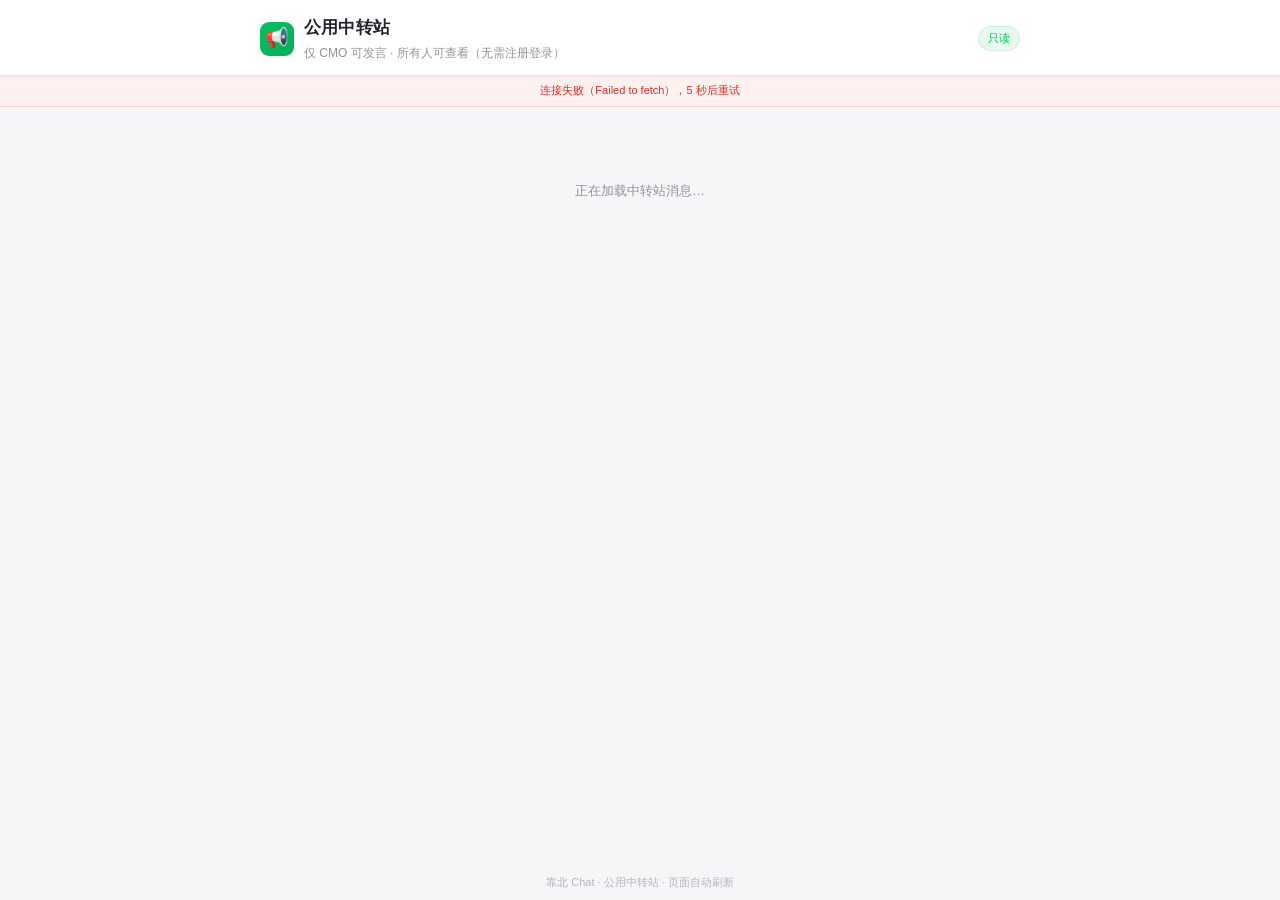
<file: chat/index.html>
<!DOCTYPE html>
<html lang="zh-CN">
<head>
<meta charset="utf-8">
<meta name="viewport" content="width=device-width,initial-scale=1,viewport-fit=cover">
<meta name="theme-color" content="#f5f6f8">
<title>公用中转站 · 靠北 Chat</title>
<style>
  :root{
    --bg:#f5f6f8; --card:#fff; --ink:#1f2329; --muted:#909399; --line:#e8eaed;
    --brand:#07c160; --bubble:#fff; --shadow:0 1px 3px rgba(0,0,0,.06);
  }
  *{box-sizing:border-box;-webkit-tap-highlight-color:transparent}
  html,body{margin:0;padding:0;height:100%}
  body{
    background:var(--bg);color:var(--ink);
    font:14px/1.6 -apple-system,BlinkMacSystemFont,"Segoe UI","PingFang SC","Microsoft YaHei",sans-serif;
    display:flex;flex-direction:column;
  }
  header{
    flex:none;background:var(--card);border-bottom:1px solid var(--line);
    padding:calc(env(safe-area-inset-top) + 14px) 16px 12px;
    box-shadow:var(--shadow);position:relative;z-index:2;
  }
  .hd-row{display:flex;align-items:center;gap:10px}
  .hd-icon{
    width:34px;height:34px;border-radius:9px;flex:none;
    background:linear-gradient(135deg,#07c160,#06ad56);
    display:flex;align-items:center;justify-content:center;font-size:19px;color:#fff;
  }
  h1{font-size:17px;margin:0;font-weight:600;letter-spacing:.2px}
  .sub{font-size:12px;color:var(--muted);margin-top:3px}
  .badge{
    margin-left:auto;flex:none;font-size:11px;color:var(--brand);
    background:#e8f8ee;border:1px solid #cfeedd;border-radius:20px;padding:3px 9px;
  }
  .status{
    flex:none;font-size:11px;color:var(--muted);text-align:center;
    padding:6px 10px;background:#eef7f1;border-bottom:1px solid var(--line);
  }
  .status.err{background:#fff1f0;color:#d93026;border-color:#f7d4d1}
  main{flex:1;overflow-y:auto;padding:14px 12px 24px;-webkit-overflow-scrolling:touch}
  .empty{text-align:center;color:var(--muted);padding:60px 20px;font-size:13px}
  .msg{display:flex;gap:9px;margin-bottom:16px;align-items:flex-start}
  .avatar{
    width:36px;height:36px;border-radius:8px;flex:none;background:#eef0f2;
    display:flex;align-items:center;justify-content:center;font-size:20px;overflow:hidden;
    border:1px solid var(--line);
  }
  .avatar img{width:100%;height:100%;object-fit:cover}
  .body{min-width:0;max-width:calc(100% - 50px)}
  .meta{font-size:11px;color:var(--muted);margin-bottom:4px;display:flex;gap:8px;align-items:center}
  .meta b{font-size:12px;color:#4b5563;font-weight:600}
  .crown{color:#e9a100;font-size:11px}
  .bubble{
    background:var(--bubble);border:1px solid var(--line);border-radius:3px 10px 10px 10px;
    padding:9px 12px;box-shadow:var(--shadow);display:inline-block;
    max-width:100%;overflow-wrap:anywhere;white-space:pre-wrap;word-break:break-word;
  }
  .bubble a{color:#1677d2;text-decoration:none}
  .bubble img.media{max-width:min(260px,68vw);max-height:260px;border-radius:6px;display:block;cursor:zoom-in}
  .file{
    display:inline-flex;align-items:center;gap:7px;color:#1677d2;text-decoration:none;
    background:#f2f7fc;border:1px solid #dce9f5;border-radius:7px;padding:7px 10px;max-width:100%;
  }
  .file span{overflow:hidden;text-overflow:ellipsis;white-space:nowrap}
  .recall{color:var(--muted);font-style:italic}
  .loc{color:#333}
  .loc .n{font-weight:600;display:block}
  .loc .a{font-size:12px;color:var(--muted)}
  .voice{color:#1677d2;cursor:pointer;user-select:none}
  footer{
    flex:none;text-align:center;color:#b0b4bb;font-size:11px;
    padding:8px 10px calc(env(safe-area-inset-bottom) + 8px);
    background:var(--bg);
  }
  .lightbox{
    display:none;position:fixed;inset:0;background:rgba(0,0,0,.88);z-index:9;
    align-items:center;justify-content:center;padding:16px;
  }
  .lightbox.on{display:flex}
  .lightbox img{max-width:100%;max-height:100%;object-fit:contain}
  @media (min-width:720px){ main{max-width:760px;width:100%;margin:0 auto} header .hd-row,footer{max-width:760px;margin:0 auto} }
</style>
</head>
<body>
<header>
  <div class="hd-row">
    <div class="hd-icon">📢</div>
    <div>
      <h1>公用中转站</h1>
      <div class="sub">仅 CMO 可发言 · 所有人可查看（无需注册登录）</div>
    </div>
    <span class="badge">只读</span>
  </div>
</header>
<div class="status" id="status">正在连接…</div>
<main id="list"><div class="empty">正在加载中转站消息…</div></main>
<footer>靠北 Chat · 公用中转站 · 页面自动刷新</footer>
<div class="lightbox" id="lightbox" onclick="this.classList.remove('on')"><img id="lightboxImg" alt="预览"></div>

<script>
(function(){
  'use strict';
  /* 所有部署入口（CF 双域名 / GitHub Pages）统一读主站公开接口，免登录、CORS 已放行 */
  var API = 'https://kaobei-chat.pages.dev/api/relay/public';
  var list = document.getElementById('list');
  var statusEl = document.getElementById('status');
  var lastSig = '';
  var timer = null;
  var busy = false;

  function esc(s){
    return String(s == null ? '' : s).replace(/[&<>"']/g, function(c){
      return {'&':'&amp;','<':'&lt;','>':'&gt;','"':'&quot;',"'":'&#39;'}[c];
    });
  }
  function safeUrl(u){
    var s = String(u || '');
    /* 只放行 http(s)、data:image、blob: 与站内相对路径，避免 javascript: 注入 */
    return /^(https?:\/\/|data:image\/|blob:|\/)/i.test(s) ? s : '';
  }
  function linkify(t){
    return esc(t).replace(/(https?:\/\/[^\s<]+)/g, '<a href="$1" target="_blank" rel="noopener">$1</a>');
  }
  function fmtTime(iso){
    var d = new Date(iso);
    if (isNaN(d.getTime())) return '';
    return d.toLocaleString('zh-CN',{month:'2-digit',day:'2-digit',hour:'2-digit',minute:'2-digit',hour12:false});
  }
  function avatarHtml(m){
    var a = String(m.senderAvatar || '');
    if (/^https?:\/\//i.test(a) || a.charAt(0) === '/') {
      return '<img src="' + esc(safeUrl(a)) + '" alt="">';
    }
    return esc(a || '🙂');
  }
  function bubbleHtml(m){
    var k = m.kind, c = m.content || '';
    if (k === 'recalled') return '<div class="recall">撤回了一条消息</div>';
    if (k === 'image') {
      var u = safeUrl(c);
      return u ? '<img class="media" src="' + esc(u) + '" alt="图片" loading="lazy" onclick="window.__kbZoom(this.src)">' : '[图片已失效]';
    }
    if (k === 'file') {
      var fu = safeUrl(c), fn = m.fileName || '文件';
      return fu ? '<a class="file" href="' + esc(fu) + '" target="_blank" rel="noopener" download="' + esc(fn) + '">📎 <span>' + esc(fn) + '</span></a>' : '[文件已失效]';
    }
    if (k === 'location') {
      try {
        var loc = JSON.parse(c);
        return '<div class="loc"><span class="n">📍 ' + esc(loc.name || '位置') + '</span>' +
          '<span class="a">' + esc(loc.addr || (loc.lat + ', ' + loc.lng)) + '</span></div>';
      } catch(e){ return '[位置信息]'; }
    }
    if (k === 'voice') return '<span class="voice">▶ 语音 ' + (Number(m.dur)||1) + '″</span>';
    return linkify(c);
  }
  window.__kbZoom = function(src){
    document.getElementById('lightboxImg').src = src;
    document.getElementById('lightbox').classList.add('on');
  };

  function render(msgs){
    if (!msgs.length) { list.innerHTML = '<div class="empty">中转站还没有消息</div>'; return; }
    var html = '';
    for (var i=0;i<msgs.length;i++){
      var m = msgs[i];
      html += '<div class="msg">' +
        '<div class="avatar">' + avatarHtml(m) + '</div>' +
        '<div class="body">' +
          '<div class="meta"><b>' + esc(m.senderName || '匿名') + '</b>' +
            (m.senderName === 'CMO' || /CMO|靠北科技/.test(m.senderName||'') ? '<span class="crown">👑 CMO</span>' : '') +
            '<span>' + esc(fmtTime(m.createdAt)) + '</span></div>' +
          '<div class="bubble">' + bubbleHtml(m) + '</div>' +
        '</div>' +
      '</div>';
    }
    list.innerHTML = html;
    list.scrollTop = list.scrollHeight;
  }

  function load(){
    if (busy) return;
    busy = true;
    var ac = new AbortController();
    var to = setTimeout(function(){ ac.abort(); }, 12000);
    fetch(API + '?_=' + Date.now(), {cache:'no-store', signal:ac.signal})
      .then(function(r){ if(!r.ok) throw new Error('HTTP ' + r.status); return r.json(); })
      .then(function(j){
        clearTimeout(to); busy = false;
        var msgs = Array.isArray(j.messages) ? j.messages : [];
        var sig = msgs.length + '|' + (msgs.length ? msgs[msgs.length-1].id : '') + '|' + (msgs.length ? msgs[msgs.length-1].kind : '');
        if (sig !== lastSig) { lastSig = sig; render(msgs); }
        statusEl.className = 'status';
        statusEl.textContent = '已连接 · 共 ' + msgs.length + ' 条 · 每 5 秒自动刷新';
      })
      .catch(function(e){
        clearTimeout(to); busy = false;
        statusEl.className = 'status err';
        statusEl.textContent = '连接失败（' + (e && e.message ? e.message : '网络错误') + '），5 秒后重试';
      });
  }

  load();
  timer = setInterval(load, 5000);
  document.addEventListener('visibilitychange', function(){ if (!document.hidden) load(); });
})();
</script>
</body>
</html>
</file>
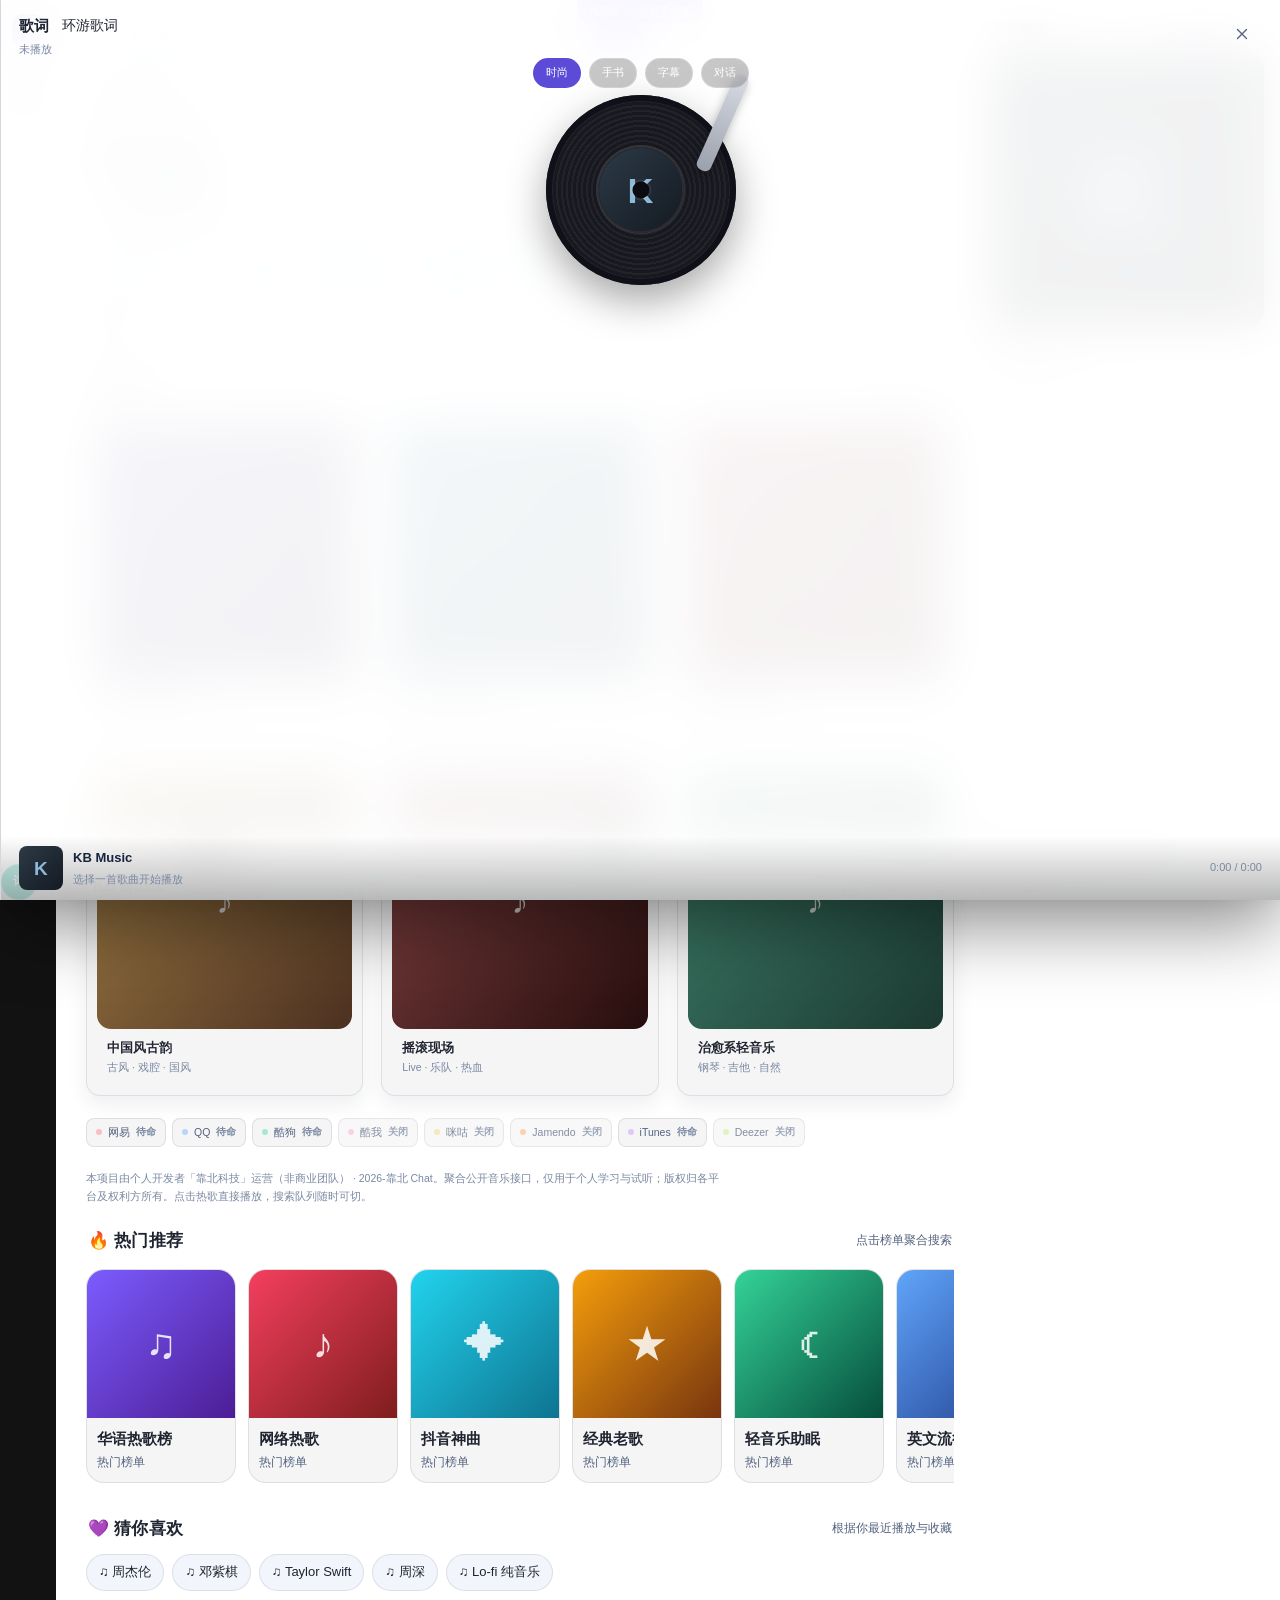
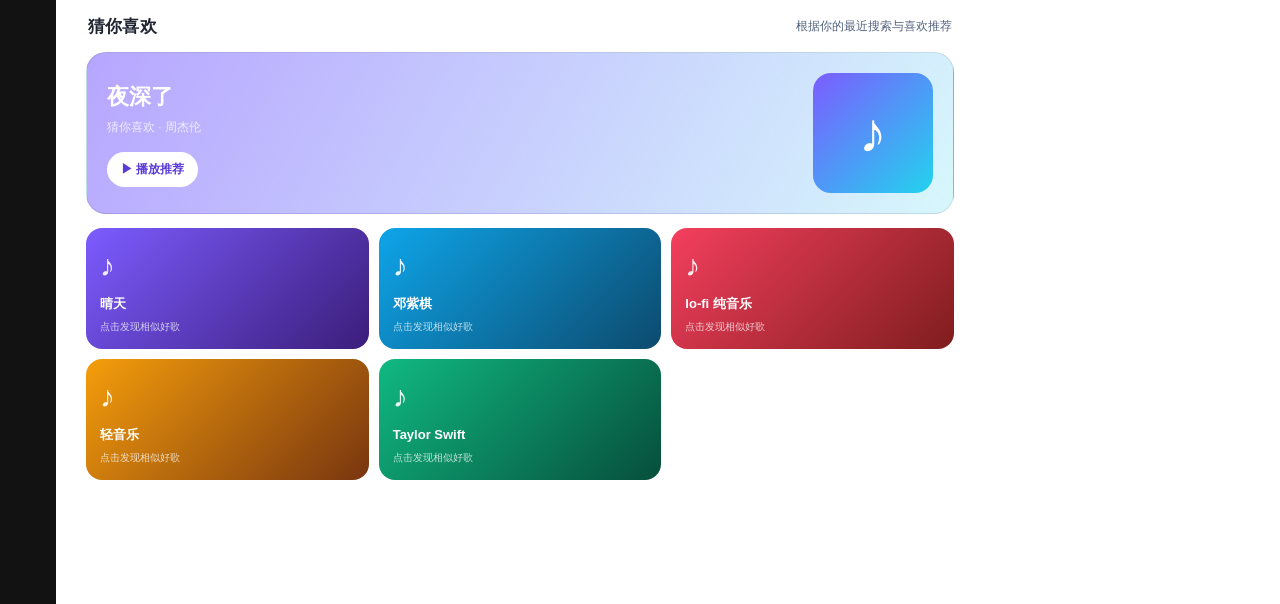
<file: kbmusic/index.html>
<!DOCTYPE html>
<html lang='zh-CN'>
<head>
<meta charset='UTF-8'>
<meta name='referrer' content='no-referrer'>
<title>KB Music · 多音源免费音乐聚合</title>
<link rel='icon' href='[data-uri]'> 
<style>
/* ============================================================
   KB Music · UI 重制（双端单文件）
   tokens 来源：work/ref/dsh-go-tokens.md（深海石板 + 黛青钢蓝）
   布局：<960 手机单列 + 抽屉 + 迷你条/全屏播放页；
         ≥960 三栏（侧栏 / 内容 / 正在播放右栏，同一份播放器 DOM）
   ============================================================ */
:root{
  /* 页面底 */
  --bg-top:#1D222C;
  --bg-bottom:#1B1C23;
  --bg:#1C1F28;
  --bg-2:#14171E;
  /* 面阶梯 */
  --surface:#232730;
  --surface-2:#272C36;
  --surface-3:#2D323C;
  --surface-4:#343944;
  /* 卡片 / 胶囊 */
  --card:rgba(255,255,255,.05);
  --card-hover:rgba(255,255,255,.075);
  --pill:rgba(255,255,255,.06);
  /* 文字 */
  --text:#E6E9F0;
  --muted:#B6BBC5;
  --faint:#9A9EA9;
  --ghost:#656971;
  /* 线条 */
  --line:rgba(255,255,255,.07);
  --line-strong:rgba(255,255,255,.12);
  --rule:#343841;
  /* 强调：黛青深色组 */
  --accent:#8CB9D7;
  --accent-press:#79A6C4;
  --accent-soft:rgba(140,185,215,.14);
  --accent-line:rgba(140,185,215,.34);
  --accent-ink:#0D1F2B;
  --accent-container:#274152;
  --on-accent-container:#D5E3ED;
  --accent-bubble:#26333C;
  --accent-glow:rgba(70,110,136,.28);
  --haze-glow:rgba(68,76,102,.24);
  --dusk:#BEAEDE;
  /* 语义色 */
  --warm:#D8A070;
  --warm-soft:rgba(216,160,112,.12);
  --warm-line:rgba(216,160,112,.28);
  --ok:#8FBF9F;
  --ok-soft:rgba(143,191,159,.12);
  --ok-line:rgba(143,191,159,.28);
  --danger:#E69089;
  --danger-soft:rgba(230,144,137,.12);
  --danger-line:rgba(230,144,137,.28);
  --scrim:rgba(11,17,31,.48);
  /* 玻璃 */
  --glass-chrome:rgba(41,46,57,.72);
  --glass-sheet:rgba(35,40,50,.86);
  /* 圆角 */
  --r-xs:6px;
  --r-sm:10px;
  --r-md:14px;
  --r-lg:20px;
  --r-xl:28px;
  --r-card:var(--r-md);
  --r-sheet:var(--r-lg);
  --r-input:var(--r-sm);
  --r-cover:10px;
  --r-pill:999px;
  /* 间距 */
  --sp-0:2px; --sp-1:4px; --sp-2:8px; --sp-3:12px; --sp-4:16px;
  --sp-5:20px; --sp-6:24px; --sp-7:32px;
  /* 字号 */
  --fs-display:28px; --lh-display:1.22;
  --fs-h1:22px;      --lh-h1:1.32;
  --fs-h2:17px;      --lh-h2:1.4;
  --fs-title:15px;   --lh-title:1.4;
  --fs-body:14px;    --lh-body:1.6;
  --fs-small:13px;   --lh-small:1.5;
  --fs-sub:12px;     --lh-sub:1.45;
  --fs-micro:11px;   --lh-micro:1.4;
  --fs-tiny:10px;    --lh-tiny:1.3;
  /* 动效 */
  --dur-fast:90ms;
  --dur:160ms;
  --dur-slow:240ms;
  --dur-sheet:280ms;
  --ease:cubic-bezier(.2,0,.2,1);
  --ease-emph:cubic-bezier(.2,.9,.25,1);
  /* 阴影：只给浮层 / 专辑封面 */
  --shadow-sheet:0 20px 48px rgba(0,0,0,.42);
  --shadow-cover:0 16px 40px rgba(0,0,0,.36);
  /* 结构尺寸 */
  --topbar-h:52px;
  --bar-h:64px;
  --side-w:248px;
  --rail-w:336px;
  --safe-t:env(safe-area-inset-top,0px);
  --safe-b:env(safe-area-inset-bottom,0px);
}

/* ---------- reset / base ---------- */
*,*::before,*::after{box-sizing:border-box}
[hidden]{display:none!important}
html{margin:0;min-height:100%;-webkit-text-size-adjust:100%;color-scheme:dark}
body{margin:0;min-height:100dvh;font-family:-apple-system,BlinkMacSystemFont,"Segoe UI","HarmonyOS Sans SC","PingFang SC","Noto Sans SC","Microsoft YaHei",sans-serif;font-size:var(--fs-body);line-height:var(--lh-body);color:var(--text);background:radial-gradient(1100px 720px at 92% -14%,var(--accent-glow),transparent 62%),radial-gradient(980px 680px at -12% 108%,var(--haze-glow),transparent 64%),linear-gradient(180deg,var(--bg-top) 0%,var(--bg-bottom) 100%);background-attachment:fixed;-webkit-font-smoothing:antialiased;overscroll-behavior-y:none}
body.no-scroll{overflow:hidden}
h1,h2,h3,h4,p{margin:0}
button{font:inherit;color:inherit;cursor:pointer;background:none;border:0;padding:0}
input,select{font:inherit;color:inherit}
img{display:block;max-width:100%}
svg{width:1em;height:1em;display:block;flex:none}
a{color:inherit;text-decoration:none}
:focus-visible{outline:2px solid var(--accent);outline-offset:2px;border-radius:6px}
/* 鼠标/触摸操作后不保留焦点环（键盘导航仍显示）；由 ui.js 切 body.pointer-modality */
body.pointer-modality :focus,body.pointer-modality :focus-visible{outline:none}
::selection{background:var(--accent-soft)}
.tabular{font-variant-numeric:tabular-nums}
*{scrollbar-width:none}
::-webkit-scrollbar{width:0;height:0;display:none}
::-webkit-scrollbar-thumb{display:none}
::-webkit-scrollbar-track{display:none}

/* ---------- 布局骨架 ---------- */
.app{display:block;min-height:100dvh}
.main-wrap{min-width:0;display:flex;flex-direction:column;min-height:100dvh}
@media (min-width:960px){
  .app{display:grid;grid-template-columns:var(--side-w) minmax(0,1fr);min-height:100dvh}
  body{padding-right:var(--rail-w)}
}
@media (min-width:960px) and (max-width:1179px){
  :root{--side-w:216px;--rail-w:284px}
}

/* ---------- 顶栏 ---------- */
.topbar{position:sticky;top:0;z-index:40;display:flex;align-items:center;gap:8px;height:calc(var(--topbar-h) + var(--safe-t));padding:var(--safe-t) 12px 0;background:var(--glass-chrome);backdrop-filter:blur(18px) saturate(1.15);-webkit-backdrop-filter:blur(18px) saturate(1.15);border-bottom:1px solid rgba(255,255,255,.09)}
.topbar__title{flex:1;min-width:0;font-size:var(--fs-title);font-weight:600;letter-spacing:-.01em;white-space:nowrap;overflow:hidden;text-overflow:ellipsis}
.topbar__actions{display:flex;gap:6px;flex:none}
.topbar .search-box{display:none}
.drawer-toggle{display:grid}
.topbar [data-action="go-search"]{display:grid}
body[data-view="search"] .topbar__title{display:none}
body[data-view="search"] .topbar .search-box{display:flex;flex:1;min-width:0}
body[data-view="search"] .topbar [data-action="go-search"]{display:none}
@media (min-width:960px){
  .topbar{height:64px;padding:0 32px;gap:12px}
  .topbar__title,.topbar [data-action="go-search"]{display:none}
  .topbar .drawer-toggle,.sidebar .sidebar__close{display:none}
  .topbar .search-box{display:flex;flex:1;max-width:560px}
  .topbar__actions{margin-left:auto}
}

/* ---------- 侧栏 / 抽屉（同一份 DOM） ---------- */
.sidebar{display:flex;flex-direction:column;gap:14px;padding:16px 12px calc(var(--safe-b) + 16px);background:linear-gradient(180deg,rgba(29,34,44,.72),rgba(27,28,35,.72))}
@media (max-width:959px){
  .sidebar{position:fixed;top:0;bottom:0;left:0;width:min(86vw,320px);height:100dvh;z-index:90;padding:calc(var(--safe-t) + 14px) 12px calc(var(--safe-b) + 18px);background:var(--glass-sheet);backdrop-filter:blur(24px) saturate(1.1);-webkit-backdrop-filter:blur(24px) saturate(1.1);border-right:1px solid rgba(255,255,255,.10);border-radius:0 var(--r-xl) var(--r-xl) 0;box-shadow:var(--shadow-sheet);transform:translateX(-104%);transition:transform var(--dur-slow) var(--ease);overflow-y:auto}
  .sidebar.is-open{transform:none}
}
@media (min-width:960px){
  .sidebar{position:sticky;top:0;height:100dvh;z-index:30;padding:20px 14px 18px;background:linear-gradient(180deg,var(--bg-top),var(--bg-bottom));border-right:1px solid var(--line);overflow-y:auto}
}
.brand{display:flex;align-items:center;gap:10px;padding:4px 6px 2px}
.brand-mark{flex:none;width:40px;height:40px;border-radius:var(--r-md);background:var(--accent);color:var(--accent-ink);display:grid;place-items:center;font-weight:600;font-size:13px;letter-spacing:-.01em}
.brand-text{min-width:0}
.brand-name{font-size:15px;font-weight:600;letter-spacing:-.01em}
.brand-sub{margin-top:2px;font-size:10.5px;color:var(--faint)}
.sidebar__close{margin-left:auto;display:none}
@media (max-width:959px){.sidebar__close{display:grid}}
.nav{display:flex;flex-direction:column;gap:2px;margin-top:4px}
.nav-label{padding:8px 12px 6px;font-size:10px;font-weight:600;letter-spacing:.14em;color:var(--faint)}
.nav-item{display:flex;align-items:center;gap:10px;min-height:42px;padding:0 12px;border-radius:var(--r-input);font-size:13.5px;font-weight:500;color:var(--muted);text-align:left;transition:background var(--dur),color var(--dur)}
.nav-item svg{font-size:18px;color:var(--faint);transition:color var(--dur)}
.nav-item:hover{background:var(--card);color:var(--text)}
.nav-item:hover svg{color:var(--muted)}
.nav-item.active,.nav-item.is-active{background:var(--accent-container);color:var(--on-accent-container);font-weight:600}
.nav-item.active svg,.nav-item.is-active svg{color:var(--accent)}
.nav-item .count{margin-left:auto;min-width:20px;height:20px;padding:0 6px;border-radius:var(--r-pill);background:var(--surface-2);color:var(--faint);font-size:10.5px;font-weight:600;display:grid;place-items:center;font-variant-numeric:tabular-nums}
.nav-item.active .count,.nav-item.is-active .count{background:rgba(140,185,215,.20);color:var(--on-accent-container)}
.side-card{margin-top:6px;padding:12px;border:1px solid var(--line);border-radius:var(--r-md);background:var(--card)}
.side-card h4{margin:0 0 8px;font-size:10.5px;font-weight:600;letter-spacing:.1em;color:var(--faint)}
.health{display:flex;flex-wrap:wrap;gap:6px}
.health-dot{display:inline-flex;align-items:center;gap:5px;padding:4px 7px;border:1px solid var(--line);border-radius:7px;background:var(--bg-2);font-size:10.5px;color:var(--muted)}
.health-dot i{width:6px;height:6px;border-radius:50%;background:currentColor;opacity:.35}
.health-dot.is-ok i{color:var(--ok);opacity:1}
.health-dot.is-loading i{color:var(--accent);opacity:1;animation:pulse 1.2s infinite}
.health-dot.is-error i{color:var(--danger);opacity:1}
.side-note{margin-top:auto;padding:4px 8px 0;font-size:10.5px;line-height:1.75;color:var(--faint)}
.side-note a{color:var(--accent)}
.side-note a:hover{text-decoration:underline}

/* ---------- 通用按钮 ---------- */
.icon-btn{display:grid;place-items:center;width:40px;height:40px;border-radius:var(--r-input);border:1px solid transparent;font-size:18px;color:var(--muted);transition:background var(--dur),color var(--dur),border-color var(--dur),transform var(--dur-fast)}
.icon-btn:hover{background:var(--card);color:var(--text)}
.icon-btn:active{transform:scale(.94)}
.icon-btn--outline{border-color:var(--line);background:var(--card)}
.icon-btn--sm{width:32px;height:32px;border-radius:var(--r-sm);font-size:15px}
.icon-btn.active,.icon-btn.is-liked{color:var(--warm)}
.icon-btn.active svg,.icon-btn.is-liked svg{fill:currentColor}
.icon-btn.is-on{color:var(--accent);background:var(--accent-soft)}
.btn{display:inline-flex;align-items:center;justify-content:center;gap:6px;height:40px;padding:0 16px;border:1px solid transparent;border-radius:var(--r-input);font-size:13px;font-weight:600;white-space:nowrap;transition:background var(--dur),color var(--dur),border-color var(--dur),transform var(--dur-fast),filter var(--dur)}
.btn:active{transform:scale(.98)}
.btn:disabled{opacity:.42;cursor:not-allowed;transform:none;filter:none}
.btn--primary{background:var(--accent);border-color:var(--accent);color:var(--accent-ink)}
.btn--primary:hover:not(:disabled){filter:brightness(1.07)}
.btn--ghost{background:var(--card);border-color:var(--line);color:var(--muted)}
.btn--ghost:hover:not(:disabled){background:var(--surface-2);border-color:var(--line-strong);color:var(--text)}
.btn--pill{height:32px;padding:0 12px;border-radius:var(--r-pill);background:var(--card);border-color:var(--line);color:var(--muted);font-size:12px}
.btn--pill:hover{background:var(--surface-2);color:var(--text)}
.btn--pill.active,.btn--pill.is-on{background:var(--accent-soft);border-color:var(--accent-line);color:var(--accent)}
.btn--text{height:32px;padding:0 8px;border-radius:8px;color:var(--muted);font-size:12px}
.btn--text:hover{background:var(--card);color:var(--text)}
.btn--sm{height:32px;padding:0 12px;border-radius:var(--r-sm);font-size:12px}

/* ---------- 搜索框 ---------- */
.search-box{align-items:center;gap:8px;height:42px;min-width:0;padding:0 5px 0 12px;border:1px solid var(--line);border-radius:var(--r-md);background:var(--card);transition:border-color var(--dur),box-shadow var(--dur)}
.search-box:focus-within{border-color:var(--accent-line);box-shadow:0 0 0 3px var(--accent-soft)}
.search-box__icon{flex:none;font-size:17px;color:var(--faint)}
.search-box input{flex:1;min-width:0;height:100%;border:0;outline:0;background:transparent;font-size:14px;color:var(--text)}
.search-box input::placeholder{color:var(--faint)}
.search-box input::-webkit-search-cancel-button{display:none}

/* ---------- 内容区 ---------- */
.content{width:100%;max-width:100%;padding:16px 16px calc(var(--bar-h) + var(--safe-b) + 24px)}
@media (min-width:600px){.content{padding:22px 24px calc(var(--bar-h) + var(--safe-b) + 30px)}}
@media (min-width:960px){.content{max-width:1120px;margin:0 auto;padding:26px 32px 44px}}
.view{min-width:0}

/* ---------- 发现：hero ---------- */
.hero{padding:6px 2px 2px}
.kicker{margin-bottom:10px;font-size:var(--fs-tiny);font-weight:600;letter-spacing:.16em;text-transform:uppercase;color:var(--accent)}
.hero__title{font-size:var(--fs-display);line-height:var(--lh-display);font-weight:300;letter-spacing:-.02em}
.hero__desc{max-width:560px;margin-top:10px;font-size:var(--fs-small);line-height:1.75;color:var(--muted)}
.tag-row{display:flex;flex-wrap:wrap;gap:8px;margin-top:18px}
.tag{height:34px;padding:0 14px;border:1px solid var(--line);border-radius:var(--r-pill);background:var(--card);color:var(--muted);font-size:12.5px;transition:background var(--dur),color var(--dur),border-color var(--dur),transform var(--dur-fast)}
.tag:hover{background:var(--surface-2);border-color:var(--line-strong);color:var(--text)}
.tag:active{transform:scale(.97)}
@media (min-width:960px){
  .hero{padding-top:10px}
  .hero__title{font-size:32px;line-height:1.18;font-weight:300}
  .hero__desc{margin-top:12px;font-size:var(--fs-body)}
}

/* ---------- 区块头 / 歌单架 ---------- */
.section-head{display:flex;align-items:baseline;justify-content:space-between;gap:12px;margin:28px 0 12px}
.section-head h2{font-size:var(--fs-h2);font-weight:600;letter-spacing:-.01em}
.section-head__meta{font-size:11.5px;color:var(--faint)}
.shelf{display:grid;grid-auto-flow:column;grid-auto-columns:146px;gap:10px;overflow-x:auto;margin:0 -16px;padding:2px 16px 6px;scroll-snap-type:x mandatory;scrollbar-width:none}
.shelf::-webkit-scrollbar{display:none}
.shelf-card{scroll-snap-align:start;text-align:left;overflow:hidden;border:1px solid var(--line);border-radius:var(--r-card);background:var(--card);transition:border-color var(--dur),transform var(--dur)}
.shelf-card__cover{display:grid;place-items:center;aspect-ratio:4/5;background:linear-gradient(150deg,var(--c1,#243038),var(--c2,#141A22));color:rgba(255,255,255,.92);font-size:28px;filter:saturate(.5) brightness(.82)}
.shelf-card__name{display:block;padding:9px 10px 2px;font-size:12.5px;font-weight:600;letter-spacing:-.01em}
.shelf-card__sub{display:block;padding:0 10px 10px;font-size:10.5px;line-height:1.4;color:var(--faint);white-space:nowrap;overflow:hidden;text-overflow:ellipsis}
.shelf-card:hover{border-color:var(--line-strong);transform:translateY(-1px)}
.shelf-card:active{transform:scale(.99)}
@media (min-width:600px){
  .shelf{grid-auto-flow:row;grid-auto-columns:auto;grid-template-columns:repeat(3,minmax(0,1fr));overflow:visible;margin:0;padding:0}
}
@media (min-width:960px){
  .shelf{grid-template-columns:repeat(4,minmax(0,1fr))}
}
@media (min-width:960px) and (max-width:1179px){
  .shelf{grid-template-columns:repeat(3,minmax(0,1fr))}
}

/* ---------- 音源状态条 / 说明 ---------- */
.source-strip{display:flex;flex-wrap:wrap;gap:6px;margin:22px 0 14px}
.source-pill{display:inline-flex;align-items:center;gap:6px;padding:5px 9px;border:1px solid var(--line);border-radius:8px;background:var(--card);font-size:10.5px;color:var(--muted)}
.source-pill i{width:6px;height:6px;border-radius:50%;background:var(--dot,#7A8794);opacity:.4}
.source-pill b{font-size:10px;font-weight:600;color:var(--faint)}
.source-pill.is-ok i{opacity:1}
.source-pill.is-loading i{opacity:1;animation:pulse 1.2s infinite}
.source-pill.is-error i{opacity:1;box-shadow:0 0 0 2px var(--danger-soft)}
.source-pill.is-off{opacity:.72}
.footnote{max-width:640px;margin-top:22px;font-size:10.5px;line-height:1.75;color:var(--faint)}
.footnote b{font-weight:600;color:var(--muted)}
.disclaimer{margin-top:22px;padding:12px 14px;border:1px solid var(--warm-line);border-radius:var(--r-md);background:var(--warm-soft);font-size:10.5px;line-height:1.75;color:#C9B08F}
.disclaimer b{color:var(--warm)}

/* ---------- 视图头 ---------- */
.view-head{display:flex;flex-wrap:wrap;align-items:center;gap:8px 12px;margin:2px 0 16px}
.view-head__text{flex:1;min-width:200px}
.view-head h2{font-size:var(--fs-h1);font-weight:600;letter-spacing:-.02em}
.view-head__meta{margin-top:4px;font-size:11.5px;line-height:1.5;color:var(--faint)}
.head-actions{display:flex;flex-wrap:wrap;gap:8px;width:100%}
@media (min-width:600px){.head-actions{width:auto;margin-left:auto}}

/* ---------- 曲目列表 ---------- */
.track-list{overflow:hidden;border:1px solid var(--line);border-radius:var(--r-card);background:var(--card)}
.track-list > .empty{margin:-1px;border:1px dashed var(--line-strong);background:var(--card)}
.track-row{display:flex;align-items:center;gap:10px;min-height:64px;padding:8px 10px 8px 8px;transition:background var(--dur);position:relative}
.track-row + .track-row{border-top:1px solid var(--line)}
.track-row:hover{background:rgba(255,255,255,.025)}
.cover-btn{position:relative;flex:none;width:48px;height:48px;overflow:hidden;border-radius:var(--r-cover);background:linear-gradient(150deg,var(--c1,#243038),var(--c2,#141A22));transition:box-shadow var(--dur)}
.cover-btn img{width:100%;height:100%;object-fit:cover}
.cover-play{position:absolute;inset:0;display:grid;place-items:center;color:#fff;font-size:16px;opacity:0;background:rgba(8,10,14,.42);transition:opacity var(--dur)}
.cover-play span{display:grid;place-items:center;width:26px;height:26px;border-radius:50%;background:rgba(0,0,0,.5)}
.cover-btn:hover .cover-play,.cover-btn:focus-visible .cover-play{opacity:1}
.track-main{flex:1;min-width:0}
.track-title{font-size:var(--fs-title);font-weight:600;letter-spacing:-.01em;white-space:nowrap;overflow:hidden;text-overflow:ellipsis}
.track-sub{margin-top:3px;font-size:var(--fs-sub);color:var(--muted);white-space:nowrap;overflow:hidden;text-overflow:ellipsis}
.duration{flex:none;min-width:30px;text-align:right;font-size:var(--fs-micro);color:var(--faint);font-variant-numeric:tabular-nums}
.badges{display:none;flex:none;align-items:center;gap:4px;margin-right:2px}
.row-actions{flex:none;display:flex;align-items:center}
.row-actions .icon-btn{width:40px;height:40px;border-radius:10px;font-size:16px}
.track-row.is-playing{background:linear-gradient(90deg,var(--accent-soft),rgba(140,185,215,.03) 62%,transparent);box-shadow:inset 3px 0 0 var(--accent)}
.track-row.is-playing .track-title{color:var(--accent)}
.track-row.is-playing .cover-btn{box-shadow:0 0 0 1px var(--accent-line)}
.track-row.is-playing .cover-play{opacity:1}
@media (min-width:960px){
  .track-row{min-height:58px;gap:12px;padding:7px 14px}
  .track-title{font-size:var(--fs-body)}
  .badges{display:flex}
  .row-actions .icon-btn{width:32px;height:32px;border-radius:8px;font-size:15px}
}

@media (max-width:959px){
  .track-row{display:grid;grid-template-columns:48px minmax(0,1fr) auto auto;grid-template-rows:auto auto;column-gap:10px;row-gap:3px;align-items:center;min-height:68px;padding:7px 10px 7px 8px}
  .track-row .cover-btn{grid-row:1 / span 2;grid-column:1;align-self:center}
  .track-row .track-main{grid-row:1;grid-column:2;min-width:0}
  .track-row .duration{grid-row:1;grid-column:3;align-self:center}
  .track-row .row-actions{grid-row:1 / span 2;grid-column:4;align-self:center}
  .track-row .badges{display:flex;grid-row:2;grid-column:2 / span 2;align-self:start;gap:4px;min-width:0;overflow:hidden}
  .track-row .badges .badge,.track-row .badges .access-badge{height:18px;padding:0 6px;font-size:9.5px}
  .track-row .badges .badge--src ~ .badge--src{display:none}
}

/* ---------- 徽标 ---------- */
.badge{display:inline-flex;align-items:center;gap:5px;height:20px;padding:0 7px;border:1px solid transparent;border-radius:6px;font-size:var(--fs-tiny);font-weight:600;white-space:nowrap}
.badge--free,.access-badge.free{color:var(--ok);background:var(--ok-soft);border-color:var(--ok-line)}
.badge--preview,.access-badge.preview{color:var(--warm);background:var(--warm-soft);border-color:var(--warm-line)}
.badge--paid,.access-badge.paid{color:var(--danger);background:var(--danger-soft);border-color:var(--danger-line)}
.badge--src{color:var(--faint);background:var(--surface-3);border-color:var(--line)}
.badge--src .src-dot-inline{width:6px;height:6px;border-radius:50%;background:var(--badge,#7A8794)}
.access-badge{display:inline-flex;align-items:center;height:20px;padding:0 7px;border:1px solid transparent;border-radius:6px;font-size:var(--fs-tiny);font-weight:600;white-space:nowrap}

/* ---------- 骨架屏 ---------- */
.skeleton-row{display:flex;align-items:center;gap:10px;min-height:64px;padding:8px 10px}
.skeleton-row + .skeleton-row{border-top:1px solid var(--line)}
.sk{background:linear-gradient(90deg,var(--surface-2) 25%,var(--surface-3) 37%,var(--surface-2) 63%);background-size:200% 100%;animation:shimmer 1.4s linear infinite;border-radius:8px}
.sk-cover{flex:none;width:48px;height:48px;border-radius:10px}
.sk-lines{flex:1;display:flex;flex-direction:column;gap:8px}
.sk-line{height:10px;border-radius:var(--r-xs)}
.sk-line.w1{width:38%}
.sk-line.w2{width:62%}

/* ---------- 空态 ---------- */
.empty{display:flex;flex-direction:column;align-items:center;padding:44px 24px 40px;border:1px dashed var(--line-strong);border-radius:var(--r-card);background:var(--card);text-align:center}
.empty__art{position:relative;display:grid;place-items:center;width:64px;height:64px;margin-bottom:18px;border-radius:50%;background:var(--accent-soft);color:var(--accent);font-size:26px}
.empty__art::before,.empty__art::after{content:'';position:absolute;border:1px dashed var(--line-strong);border-radius:50%;inset:-10px;opacity:.7}
.empty__art::after{inset:-22px;opacity:.35}
.empty h3{font-size:var(--fs-title);font-weight:600;letter-spacing:-.01em}
.empty p{max-width:280px;margin-top:6px;font-size:var(--fs-sub);line-height:1.7;color:var(--faint)}
.empty svg{font-size:26px}

/* ---------- 音源卡 / 表单 ---------- */
.source-grid{display:grid;grid-template-columns:1fr;gap:12px}
@media (min-width:600px){.source-grid{grid-template-columns:repeat(auto-fill,minmax(260px,1fr))}}
.source-card{padding:14px;border:1px solid var(--line);border-radius:var(--r-card);background:var(--card)}
.source-card__head{display:flex;align-items:flex-start;gap:10px}
.src-dot{flex:none;width:8px;height:8px;margin-top:6px;border-radius:50%;background:var(--dot,#7A8794)}
.source-card__meta{flex:1;min-width:0}
.source-card__meta strong{display:block;font-size:var(--fs-body);font-weight:600;letter-spacing:-.01em}
.source-card__meta small{display:block;margin-top:3px;font-size:var(--fs-micro);line-height:1.5;color:var(--faint)}
.source-card__foot{display:flex;align-items:center;justify-content:space-between;gap:8px;margin-top:12px}
.source-tag{font-size:10.5px;color:var(--faint)}
.field{margin-top:12px}
.field>label{display:flex;align-items:center;justify-content:space-between;gap:8px;margin-bottom:6px;font-size:var(--fs-micro);color:var(--faint)}
.field input,.field select{width:100%;height:38px;padding:0 10px;border:1px solid var(--line);border-radius:10px;background:var(--bg-2);font-size:12px;color:var(--text);outline:0;transition:border-color var(--dur),box-shadow var(--dur)}
.field input:focus,.field select:focus{border-color:var(--accent-line);box-shadow:0 0 0 3px var(--accent-soft)}
.field select{appearance:none;background-image:linear-gradient(45deg,transparent 50%,var(--faint) 50%),linear-gradient(135deg,var(--faint) 50%,transparent 50%);background-position:calc(100% - 15px) 16px,calc(100% - 10px) 16px;background-size:5px 5px;background-repeat:no-repeat}
.field input[readonly]{color:var(--muted)}
.mini-reset{margin-left:6px;padding:1px 6px;border:1px solid var(--line);border-radius:6px;background:var(--bg-2);font-size:10px;color:var(--faint);transition:color var(--dur),border-color var(--dur)}
.mini-reset:hover{color:var(--accent);border-color:var(--accent-line)}
.switch{position:relative;flex:none;width:40px;height:24px;margin-top:2px;cursor:pointer}
.switch input{position:absolute;inset:0;width:100%;height:100%;margin:0;opacity:0;cursor:pointer}
.switch span{position:absolute;inset:0;border-radius:var(--r-pill);background:var(--surface-3);transition:background var(--dur)}
.switch span::after{content:'';position:absolute;top:3px;left:3px;width:18px;height:18px;border-radius:50%;background:#fff;transition:transform var(--dur) var(--ease)}
.switch input:checked + span{background:var(--accent)}
.switch input:checked + span::after{transform:translateX(16px)}
.switch input:focus-visible + span{outline:2px solid var(--accent);outline-offset:2px}
.switch::before{content:'';position:absolute;inset:-9px;border-radius:12px}
.help-card{margin-top:16px;padding:0 14px;border:1px solid var(--line);border-radius:var(--r-card);background:var(--card)}
.help-card summary{display:flex;align-items:center;gap:8px;padding:14px 0;font-size:12.5px;font-weight:600;color:var(--muted);cursor:pointer;list-style:none}
.help-card summary::-webkit-details-marker{display:none}
.help-card summary::before{content:'';flex:none;width:6px;height:6px;border-radius:50%;background:var(--accent)}
.help-card summary::after{content:'';margin-left:auto;width:7px;height:7px;border-right:1.5px solid var(--faint);border-bottom:1.5px solid var(--faint);transform:rotate(-45deg);transition:transform var(--dur)}
.help-card[open] summary::after{transform:rotate(45deg)}
.help-body{padding-bottom:14px;font-size:11.5px;line-height:1.8;color:var(--muted)}
.help-body p{margin:8px 0}
.help-body b{font-weight:600;color:var(--text)}
.help-body code{padding:1px 5px;border:1px solid var(--line);border-radius:var(--r-xs);background:var(--bg-2);font-family:ui-monospace,SFMono-Regular,Menlo,monospace;font-size:10.5px}
.help-warn{color:var(--warm)!important}
.help-warn a{color:var(--accent);text-decoration:underline}

/* ---------- 滑块（消费 JS 写入的 --fill） ---------- */
.range{-webkit-appearance:none;appearance:none;width:100%;height:28px;margin:0;background:transparent;cursor:pointer}
.range::-webkit-slider-runnable-track{height:4px;border-radius:var(--r-pill);background:linear-gradient(90deg,var(--accent) var(--fill,0%),rgba(255,255,255,.12) var(--fill,0%))}
.range::-webkit-slider-thumb{-webkit-appearance:none;width:14px;height:14px;margin-top:-5px;border-radius:50%;background:#fff;box-shadow:0 0 0 4px var(--accent-soft);transition:box-shadow var(--dur)}
.range:hover::-webkit-slider-thumb{box-shadow:0 0 0 5px var(--accent-soft)}
.range::-moz-range-track{height:4px;border-radius:var(--r-pill);background:rgba(255,255,255,.12)}
.range::-moz-range-progress{height:4px;border-radius:var(--r-pill);background:var(--accent)}
.range::-moz-range-thumb{width:14px;height:14px;border:0;border-radius:50%;background:#fff;box-shadow:0 0 0 4px var(--accent-soft)}
.range:disabled{opacity:.4}
.time{flex:none;font-size:var(--fs-tiny);color:var(--faint);font-variant-numeric:tabular-nums}
.progress-row{display:none}
.volume-wrap{display:none;align-items:center;gap:8px;width:100%;padding:0 2px;font-size:16px;color:var(--faint)}
.volume-wrap .range{flex:1}

/* ============================================================
   播放器：唯一一份 DOM
   <960 收起＝迷你条 / .is-expanded＝全屏播放页 / ≥960＝右栏
   ============================================================ */
.player-bar{position:fixed;left:0;right:0;bottom:0;z-index:60;display:flex;align-items:center;gap:4px;height:calc(var(--bar-h) + var(--safe-b));padding:0 10px var(--safe-b);background:var(--glass-chrome);backdrop-filter:blur(18px) saturate(1.15);-webkit-backdrop-filter:blur(18px) saturate(1.15);border-top:1px solid rgba(255,255,255,.10);box-shadow:0 -8px 24px rgba(0,0,0,.28)}
.player-bar::before{content:'';position:absolute;top:-1px;left:0;width:var(--bar-progress,0%);height:2px;border-radius:0 2px 2px 0;background:var(--accent);opacity:.9;transition:width var(--dur-slow) linear}
.player-head{display:none}
.player-track{display:flex;flex:1;min-width:0;align-items:center;gap:10px;cursor:pointer}
.player-cover-area{display:contents}
.player-cover{flex:none;width:44px;height:44px;border-radius:var(--r-cover);object-fit:cover;background:linear-gradient(150deg,#243038,#141A22)}
.player-meta{flex:1;min-width:0}
.player-title-line{display:flex;align-items:center;gap:6px;min-width:0}
.player-title{font-size:15px;font-weight:600;letter-spacing:-.01em;white-space:nowrap;overflow:hidden;text-overflow:ellipsis}
.player-artist{max-width:100%;margin-top:2px;font-size:11.5px;color:var(--faint);white-space:nowrap;overflow:hidden;text-overflow:ellipsis}
.player-status-chip{flex:none;padding:2px 5px;border:1px solid transparent;border-radius:var(--r-xs);font-size:9.5px;font-weight:600;white-space:nowrap}
.player-status-chip.free{color:var(--ok);background:var(--ok-soft);border-color:var(--ok-line)}
.player-status-chip.preview{color:var(--warm);background:var(--warm-soft);border-color:var(--warm-line)}
.player-status-chip.paid{color:var(--danger);background:var(--danger-soft);border-color:var(--danger-line)}
.player-center{display:flex;align-items:center;flex:none}
.controls{display:flex;align-items:center;gap:0}
.player-bar .icon-btn{width:40px;height:40px;font-size:17px}
.player-bar #playBtn{width:38px;height:38px;border-radius:50%;background:var(--accent);color:var(--accent-ink);font-size:16px;border:0}
.player-bar #playBtn:hover{filter:brightness(1.07);background:var(--accent)}
.player-bar #modeBtn,.player-bar #prevBtn,.player-bar #detailBtn{display:none}
.player-extras{display:flex;align-items:center;flex:none;gap:2px}
.player-extras .source-select,.player-extras .volume-wrap,.player-extras #likeBtn,.player-extras #lyricBtn{display:none}
.player-bar #modeBtn{width:auto;min-width:38px;padding:0 8px;gap:5px;border-radius:var(--r-pill);font-size:11px;color:var(--faint)}
.player-bar #modeBtn svg{font-size:15px}
.player-bar #modeBtn:hover{color:var(--muted)}
.player-bar #modeBtn.active,.player-bar #modeBtn.is-on{color:var(--accent);background:var(--accent-soft)}
@media (max-width:959px){
  .player-bar:not(.is-expanded) .player-status-chip{display:none}
  .player-bar:not(.is-expanded) .player-cover{transition:transform var(--dur-fast)}
  .player-bar:not(.is-expanded) .player-track:active .player-cover{transform:scale(.96)}
}

/* --- 手机：展开为全屏播放页 --- */
.player-bar.is-expanded{top:0;bottom:0;height:100dvh;flex-direction:column;align-items:stretch;gap:14px;padding:calc(var(--safe-t) + 4px) 22px calc(var(--safe-b) + 16px);background:radial-gradient(760px 460px at 50% -12%,var(--accent-glow),transparent 64%),linear-gradient(180deg,var(--bg-top) 0%,var(--bg-bottom) 72%);border-top:0;box-shadow:none;overflow-y:auto;animation:sheetUp var(--dur-sheet) var(--ease-emph)}
.player-bar.is-expanded::before{display:none}
.player-bar.is-expanded .player-head{display:flex;align-items:center;justify-content:space-between;flex:none;font-size:10.5px;font-weight:600;letter-spacing:.14em;color:var(--faint)}
.player-bar.is-expanded .player-track{flex:1;flex-direction:column;align-items:stretch;gap:16px;min-height:0;cursor:default}
.player-bar.is-expanded .player-cover-area{display:grid;place-items:center;flex:1;min-height:0;width:100%}
.player-bar.is-expanded .player-cover{width:min(74vw,300px);height:auto;max-height:100%;aspect-ratio:1;margin:0;border-radius:var(--r-sheet);box-shadow:var(--shadow-cover)}
.player-bar.is-expanded .player-meta{flex:none}
.player-bar.is-expanded .player-title-line{flex-wrap:wrap;row-gap:6px}
.player-bar.is-expanded .player-title{font-size:var(--fs-h1);font-weight:600;letter-spacing:-.02em}
.player-bar.is-expanded .player-artist{margin-top:4px;font-size:12.5px;color:var(--muted)}
.player-bar.is-expanded .player-status-chip{font-size:10px}
.player-bar.is-expanded .player-center{flex-direction:column;gap:10px;align-items:stretch;margin-top:0}
.player-bar.is-expanded .controls{justify-content:center;gap:10px}
.player-bar.is-expanded #modeBtn{display:inline-flex;align-items:center;justify-content:center}
.player-bar.is-expanded #prevBtn,.player-bar.is-expanded #detailBtn{display:grid}
.player-bar.is-expanded .progress-row{display:flex;align-items:center;gap:10px;width:100%}
.player-bar.is-expanded #playBtn{width:56px;height:56px;font-size:24px}
.player-bar.is-expanded .player-extras{flex-wrap:wrap;justify-content:center;gap:6px;margin-top:2px}
.player-bar.is-expanded .source-select{display:block;flex:0 1 auto;width:auto;min-width:132px;max-width:220px;margin:0 auto;padding:0 14px;text-align:center;border-radius:var(--r-pill)}
.player-bar.is-expanded .volume-wrap{display:flex}
.player-bar.is-expanded #likeBtn,.player-bar.is-expanded #lyricBtn{display:inline-flex;width:auto;height:38px;padding:0 14px;gap:6px;border:1px solid var(--line);border-radius:var(--r-pill);background:var(--card);font-size:12px;color:var(--muted)}
.player-bar.is-expanded #likeBtn::after{content:'收藏'}
.player-bar.is-expanded #lyricBtn::after{content:'歌词'}
.player-bar.is-expanded #likeBtn.active,.player-bar.is-expanded #likeBtn.is-liked{color:var(--warm);border-color:var(--warm-line);background:var(--warm-soft)}
.player-bar.is-expanded #queueBtn{display:inline-flex;align-items:center;justify-content:center;width:auto;height:38px;padding:0 14px;gap:6px;border:1px solid var(--line);border-radius:var(--r-pill);background:var(--card);font-size:12px;color:var(--muted)}
.player-bar.is-expanded #queueBtn::after{content:'队列'}
.player-bar.is-expanded #likeBtn,.player-bar.is-expanded #lyricBtn,.player-bar.is-expanded #queueBtn{padding:0 12px;font-size:11.5px;white-space:nowrap}
.player-bar.is-expanded #detailBtn{width:38px;height:38px;border-radius:50%;background:var(--card);border:1px solid var(--line)}
.source-select{display:none;width:100%;height:34px;padding:0 10px;border:1px solid var(--line);border-radius:10px;background:var(--card);font-size:11.5px;color:var(--muted);outline:0}
#sourceSelect:empty{display:none!important}
.source-select:focus{border-color:var(--accent-line)}
.source-select option{background:var(--surface-2);color:var(--text)}
.source-select option:checked{background:var(--accent);color:var(--accent-ink)}

/* --- 桌面：右栏“正在播放” --- */
@media (min-width:960px){
  .player-bar{position:fixed;top:0;right:0;bottom:0;left:auto;width:var(--rail-w);height:100dvh;flex-direction:column;align-items:stretch;justify-content:flex-start;gap:14px;padding:20px 20px 22px;overflow-y:auto;background:linear-gradient(180deg,var(--bg-top),var(--bg-bottom));border-top:0;border-left:1px solid var(--line);box-shadow:none}
  .player-bar::before{display:none}
  .player-bar .player-head{display:flex;align-items:center;justify-content:space-between;flex:none;font-size:10.5px;font-weight:600;letter-spacing:.12em;color:var(--faint)}
  .player-bar .player-head .icon-btn{display:none}
  .player-bar .player-track{flex-direction:column;align-items:stretch;gap:12px;flex:none;cursor:default}
  .player-bar .player-cover{width:min(100%,220px);height:auto;aspect-ratio:1;margin:0 auto;border-radius:var(--r-card);box-shadow:var(--shadow-cover)}
  .player-bar .player-meta{flex:none}
  .player-bar .player-title-line{flex-wrap:wrap;row-gap:4px}
  .player-bar .player-title{font-size:16px}
  .player-bar .player-artist{margin-top:3px;font-size:12px;color:var(--muted)}
  .player-bar .player-center{flex-direction:column;gap:8px;align-items:stretch}
  .player-bar .controls{justify-content:center;gap:6px}
  .player-bar #modeBtn{display:inline-flex;align-items:center;justify-content:center}
  .player-bar #prevBtn,.player-bar #detailBtn{display:grid}
  .player-bar #playBtn{width:46px;height:46px;font-size:20px}
  .player-bar .progress-row{display:flex;align-items:center;gap:8px;width:100%}
  .player-bar .player-extras{flex-wrap:wrap;gap:6px;margin-top:2px}
  .player-bar .source-select{display:block}
  .player-bar .volume-wrap{display:flex;width:100%}
  .player-bar #likeBtn,.player-bar #lyricBtn{display:grid}
  .player-bar .player-extras .icon-btn{width:40px;height:40px;font-size:16px}
  .source-select{height:36px;font-size:12px}
}
@media (min-width:960px) and (max-width:1179px){
  .player-bar{gap:12px;padding:18px 16px 20px}
  .player-bar .player-cover{max-width:190px}
  .player-bar .player-title{font-size:15px}
  .sidebar .brand-sub{display:none}
}

/* ---------- 歌词面板（手机底部 sheet / 桌面右侧滑出） ---------- */
.lyric-drawer{position:fixed;left:0;right:0;bottom:0;z-index:100;display:flex;flex-direction:column;height:auto;max-height:78dvh;padding-bottom:var(--safe-b);border-top:1px solid rgba(255,255,255,.08);border-radius:var(--r-xl) var(--r-xl) 0 0;background:var(--glass-sheet);backdrop-filter:blur(24px) saturate(1.1);-webkit-backdrop-filter:blur(24px) saturate(1.1);box-shadow:var(--shadow-sheet);animation:sheetUp var(--dur-sheet) var(--ease-emph)}
.lyric-head{display:flex;align-items:flex-start;gap:10px;padding:16px 18px 10px}
.lyric-head h3{font-size:var(--fs-title);font-weight:600}
.lyric-head p{margin-top:3px;font-size:var(--fs-micro);color:var(--faint)}
.lyric-head .icon-btn{margin-left:auto}
.lyric-body{flex:1;min-height:120px;overflow-y:auto;padding:10px 24px 40px;scroll-behavior:smooth;-webkit-mask-image:linear-gradient(180deg,transparent,#000 9%,#000 88%,transparent);mask-image:linear-gradient(180deg,transparent,#000 9%,#000 88%,transparent)}
.lyric-body p{margin:0 0 18px;font-size:14px;line-height:1.6;color:var(--faint);text-align:center;transition:color var(--dur),font-size var(--dur)}
.lyric-body p.active,.lyric-body p.is-active{font-size:17px;font-weight:600;color:var(--accent)}
.lyric-empty{margin-top:56px;text-align:center;font-size:12.5px;color:var(--faint)}
@media (min-width:960px){
  .lyric-drawer{top:0;bottom:0;left:auto;width:400px;height:100dvh;padding-bottom:0;border-top:0;border-left:1px solid var(--line-strong);border-radius:0;animation:slideInRight var(--dur-sheet) var(--ease-emph)}
}

/* ---------- 遮罩 / 弹层 ---------- */
.scrim{position:fixed;inset:0;z-index:85;background:var(--scrim);opacity:0;pointer-events:none;transition:opacity var(--dur)}
.scrim.is-open{opacity:1;pointer-events:auto}
.modal{position:fixed;inset:0;z-index:110;display:flex;align-items:flex-end;justify-content:center;background:var(--scrim);animation:fadeIn var(--dur) var(--ease)}
.modal-card{width:100%;max-height:86dvh;padding:4px 18px calc(var(--safe-b) + 18px);overflow-y:auto;border:1px solid rgba(255,255,255,.08);border-radius:var(--r-xl) var(--r-xl) 0 0;background:var(--glass-sheet);backdrop-filter:blur(24px) saturate(1.1);-webkit-backdrop-filter:blur(24px) saturate(1.1);box-shadow:var(--shadow-sheet);animation:sheetUp var(--dur-sheet) var(--ease-emph)}
.modal-head{position:sticky;top:0;z-index:1;display:flex;align-items:center;gap:8px;padding:16px 0 12px;background:var(--glass-sheet)}
.modal-head::before{content:'';position:absolute;top:2px;left:50%;width:36px;height:4px;border-radius:2px;background:var(--surface-3);transform:translateX(-50%)}
.modal-head h3{font-size:var(--fs-h2);font-weight:600;letter-spacing:-.01em}
.modal-head .icon-btn{margin-left:auto}
.modal-grid{display:grid;grid-template-columns:1fr;gap:14px}
.modal-grid .field{margin-top:0}
@media (min-width:600px){.modal-grid{grid-template-columns:1fr 1fr}}
.modal-actions{display:flex;flex-wrap:wrap;justify-content:flex-end;gap:8px;margin-top:18px;padding-top:14px;border-top:1px solid var(--line)}
@media (min-width:960px){
  .modal{align-items:center;padding:20px}
  .modal-card{width:min(520px,100%);max-height:82dvh;padding:20px;border-radius:var(--r-sheet);animation:modalPop var(--dur-sheet) var(--ease-emph)}
  .modal-head::before{display:none}
}
.detail-hero{display:flex;align-items:center;gap:12px}
.detail-hero .cover-btn{width:64px;height:64px;border-radius:var(--r-md);cursor:default;pointer-events:none}
.detail-hero .cover-btn img{width:100%;height:100%;object-fit:cover}
.detail-hero .cover-play{display:none}
.detail-hero h4{font-size:var(--fs-title);font-weight:600}
.detail-hero p{margin-top:4px;font-size:var(--fs-sub);color:var(--faint)}
.detail-source-list{display:flex;flex-direction:column;gap:8px;margin-top:14px}
.detail-source{display:flex;align-items:center;gap:10px;padding:10px 12px;border:1px solid var(--line);border-radius:var(--r-md);background:var(--card)}
.detail-source .src-dot{margin-top:0;flex:none}
.detail-source__meta{flex:1;min-width:0}
.detail-source strong{font-size:13px;font-weight:600}
.detail-source small{display:block;margin-top:2px;font-size:10.5px;color:var(--faint)}
.detail-source .links{display:flex;gap:6px;flex:none;align-items:center}
.detail-source .links .btn{height:28px;padding:0 10px;border-radius:8px;font-size:11px}
.detail-source .links a{display:inline-flex;align-items:center;gap:4px;height:28px;padding:0 8px;border-radius:8px;color:var(--muted);font-size:11px}
.detail-source .links a:hover{background:var(--card);color:var(--text)}

/* ---------- Toast ---------- */
.toast-wrap{position:fixed;left:12px;right:12px;bottom:calc(var(--bar-h) + var(--safe-b) + 12px);top:auto;z-index:120;display:flex;flex-direction:column;justify-content:flex-end;align-items:center;gap:8px;pointer-events:none}
.toast{display:flex;align-items:center;gap:8px;max-width:100%;padding:10px 14px;border:1px solid var(--line-strong);border-radius:var(--r-md);background:var(--surface-3);box-shadow:var(--shadow-sheet);font-size:12.5px;animation:toastIn var(--dur) var(--ease);pointer-events:auto}
.toast__icon{display:grid;place-items:center;font-size:16px;color:var(--accent)}
.toast.error .toast__icon{color:var(--danger)}
.toast.out{opacity:0;transform:translateY(8px);transition:opacity var(--dur),transform var(--dur)}
@keyframes toastIn{from{opacity:0;transform:translateY(8px)}}
@media (min-width:960px){
  .toast-wrap{top:auto;bottom:24px;left:auto;right:calc(var(--rail-w) + 24px);align-items:flex-end}
}

/* ---------- 动效 ---------- */
@keyframes pulse{50%{opacity:.35;transform:scale(.82)}}
@keyframes shimmer{to{background-position:-200% 0}}
@keyframes sheetUp{from{opacity:.5;transform:translateY(18px)}}
@keyframes modalPop{from{opacity:.4;transform:translateY(8px) scale(.98)}}
@keyframes fadeIn{from{opacity:0}}
@keyframes slideInRight{from{opacity:.5;transform:translateX(28px)}}
@media (prefers-reduced-motion:reduce){
  *,*::before,*::after{animation-duration:.001ms!important;animation-iteration-count:1!important;transition-duration:.001ms!important;scroll-behavior:auto!important}
}

/* 弹层打开时 Toast 移到顶部，避免遮挡弹层底部操作（ui.js 维护 body.modal-open） */
body.modal-open .toast-wrap{bottom:auto;top:calc(64px + var(--safe-t));justify-content:flex-start}
@media (min-width:960px){body.modal-open .toast-wrap{top:76px;bottom:auto}}

/* ============================================================
   搜索结果筛选（v2）：可听性 tab（参考图片下划线样式）/ 音源 / 排序
   ============================================================ */
.back-toggle{display:none}
body[data-view="search"] .topbar .search-clear{display:grid}
.search-clear{display:none;width:28px;height:28px;border-radius:50%;font-size:13px;color:var(--faint);flex:none}
.search-clear:hover{background:var(--card);color:var(--text)}
@media (max-width:959px){
  body[data-view="search"] .topbar .drawer-toggle{display:none}
  body[data-view="search"] .topbar .back-toggle{display:grid}
}
@media (min-width:960px){.back-toggle{display:none!important}}

.filter-tabs{display:flex;align-items:center;gap:22px;margin:0 0 10px;padding:0 2px;overflow-x:auto;border-bottom:1px solid var(--line);scrollbar-width:none}
.filter-tabs::-webkit-scrollbar{display:none}
.filter-tab{position:relative;flex:none;padding:10px 1px 12px;border:0;background:none;font-size:15px;font-weight:600;color:var(--muted);white-space:nowrap;cursor:pointer;transition:color var(--dur)}
.filter-tab:hover{color:var(--text)}
.filter-tab.is-active,.filter-tab.active{color:var(--text)}
.filter-tab.is-active::after,.filter-tab.active::after{content:'';position:absolute;left:8%;right:8%;bottom:-1px;height:2.5px;border-radius:2px;background:var(--accent)}
.filter-clear{margin-left:auto;flex:none;padding:6px 10px;border:1px solid var(--line);border-radius:var(--r-pill);background:none;color:var(--accent);font-size:11.5px;font-weight:600;cursor:pointer}
.filter-clear:hover{background:var(--accent-soft)}
.filter-row{display:flex;align-items:center;gap:10px;margin:0 0 10px;min-width:0}
.filter-sources{display:flex;align-items:center;gap:6px;min-width:0;flex:1;overflow-x:auto;padding-bottom:2px;scrollbar-width:none}
.filter-sources::-webkit-scrollbar{display:none}
.filter-src{display:inline-flex;align-items:center;gap:5px;flex:none;height:30px;padding:0 11px;border:1px solid var(--line);border-radius:var(--r-pill);background:var(--card);color:var(--muted);font-size:12px;font-weight:600;cursor:pointer;transition:color var(--dur),border-color var(--dur),background var(--dur)}
.filter-src:hover{color:var(--text)}
.filter-src.is-active{color:var(--on-accent-container);border-color:var(--accent-line);background:var(--accent-container)}
.filter-src i{width:6px;height:6px;border-radius:50%;flex:none}
.filter-sort{display:flex;align-items:center;gap:3px;flex:none;font-size:11px;color:var(--faint);background:var(--card);border:1px solid var(--line);border-radius:var(--r-pill);padding:3px 4px}
.filter-sort__label{padding:0 4px 0 6px;font-size:10.5px}
.filter-sort__btn{padding:4px 8px;border:0;border-radius:var(--r-pill);background:none;color:var(--muted);font-size:11.5px;font-weight:600;cursor:pointer;white-space:nowrap}
.filter-sort__btn.is-active{color:var(--on-accent-container);background:var(--accent-container)}
@media (max-width:959px){
  .filter-tabs{gap:18px}
  .filter-tab{font-size:14.5px}
  .filter-row{gap:8px}
  .filter-sort__label{display:none}
}

/* 歌手筛选行（在可听性 tab 中选「歌手」后出现） */
.filter-artists{display:flex;align-items:center;gap:6px;margin:0 0 10px;overflow-x:auto;padding-bottom:2px;scrollbar-width:none}
.filter-artists::-webkit-scrollbar{display:none}
.filter-src__n{margin-left:4px;font-size:10px;font-weight:600;color:var(--faint)}
.filter-src.is-active .filter-src__n{color:var(--on-accent-container);opacity:.75}
@media (max-width:359px){.filter-tab{font-size:14px}.filter-tabs{gap:14px}}

/* 歌手 tab 的「歌手结果」列表（参考截图的歌手行样式） */
.artist-list{display:flex;flex-direction:column;gap:8px;margin:0 0 4px}
.artist-item{display:flex;align-items:center;gap:12px;width:100%;padding:10px 12px;border:1px solid var(--line);border-radius:var(--r-card);background:var(--card);color:var(--text);text-align:left;cursor:pointer;transition:background var(--dur),border-color var(--dur)}
.artist-item:hover{background:var(--surface-2);border-color:var(--line-strong)}
.artist-item:active{transform:scale(.995)}
.artist-item__avatar{flex:none;width:46px;height:46px;border-radius:50%;display:grid;place-items:center;font-size:18px;font-weight:700;color:#fff;background:linear-gradient(135deg,var(--av1,#334),var(--av2,#112));box-shadow:inset 0 0 0 1px rgba(255,255,255,.14)}
.artist-item__main{flex:1;min-width:0;display:flex;flex-direction:column;gap:2px}
.artist-item__name{font-size:14.5px;font-weight:600;white-space:nowrap;overflow:hidden;text-overflow:ellipsis}
.artist-item__sub{font-size:11.5px;color:var(--faint);white-space:nowrap;overflow:hidden;text-overflow:ellipsis}
.artist-item__go{flex:none;display:inline-flex;align-items:center;gap:4px;height:30px;padding:0 10px;border-radius:var(--r-pill);border:1px solid var(--line);color:var(--muted);font-size:11.5px;font-weight:600}
.artist-item__go svg{font-size:12px}
.artist-item:hover .artist-item__go{color:var(--accent);border-color:var(--accent-line)}



/* ============ KB 社交 / 账号 / 音质 / 多语言 —— 追加样式 ============ */
.quality-badge{display:inline-flex;align-items:center;gap:3px;font-size:9px;font-weight:800;padding:2px 6px;border-radius:5px;white-space:nowrap;border:1px solid transparent}
.quality-badge.q-hires{color:#f0abfc;background:rgba(240,171,252,.14);border-color:rgba(240,171,252,.38)}
.quality-badge.q-lossless{color:#fca5a5;background:rgba(252,165,165,.14);border-color:rgba(252,165,165,.38)}
.quality-badge.q-high{color:#7dd3fc;background:rgba(125,211,252,.14);border-color:rgba(125,211,252,.36)}
.quality-badge.q-medium{color:#a7f3d0;background:rgba(167,243,208,.13);border-color:rgba(167,243,208,.32)}
.quality-badge.q-low{color:#cbd5f5;background:rgba(255,255,255,.06);border-color:rgba(255,255,255,.14)}
.lang-panel{padding:2px 0}
.lang-panel .field{margin-bottom:14px}
.lang-panel label{display:block;font-size:12px;color:var(--muted);margin-bottom:7px;font-weight:600}
.lang-chips{display:flex;flex-wrap:wrap;gap:7px}
.lang-chip{border:1px solid var(--line);background:var(--card);color:var(--muted);border-radius:999px;padding:6px 12px;font-size:11.5px;font-weight:600;cursor:pointer;transition:all .16s ease}
.lang-chip:hover{color:var(--text);border-color:var(--accent-line)}
.lang-chip.active{color:var(--accent-ink);background:var(--accent);border-color:var(--accent);font-weight:700}
.lang-hint{font-size:11px;color:var(--faint);line-height:1.7;margin-top:6px}
.profile-card{border:1px solid var(--line);border-radius:16px;padding:16px;background:linear-gradient(135deg,rgba(140,185,215,.12),rgba(190,174,222,.08));margin-bottom:16px}
.profile-top{display:flex;align-items:center;gap:14px}
.profile-avatar{width:54px;height:54px;border-radius:50%;flex:none;display:grid;place-items:center;font-size:22px;font-weight:800;color:var(--accent-ink);background:var(--accent)}
.profile-name{font-size:16px;font-weight:750;display:flex;align-items:center;gap:6px;flex-wrap:wrap}
.profile-sub{font-size:11px;color:var(--faint);margin-top:3px}
.code-box{display:flex;align-items:center;gap:8px;margin-top:14px;background:rgba(0,0,0,.28);border:1px dashed var(--accent-line);border-radius:10px;padding:9px 11px}
.code-box code{flex:1;font-family:ui-monospace,monospace;font-size:13px;color:var(--accent);letter-spacing:.5px;user-select:all}
.code-box button{flex:none}
.qr-wrap{display:flex;justify-content:center;margin:14px 0}
.qr-frame{width:190px;height:190px;padding:10px;border-radius:14px;background:#fff;box-shadow:0 12px 30px rgba(0,0,0,.35)}
.qr-frame svg{width:100%;height:100%;display:block}
.qr-tip{text-align:center;font-size:11px;color:var(--faint);margin-bottom:14px}
.friend-form{display:flex;gap:8px;margin-bottom:8px}
.friend-form input{flex:1;min-width:0}
.friend-list{display:flex;flex-direction:column;gap:8px}
.friend-item{display:flex;align-items:center;gap:11px;padding:10px 12px;border-radius:12px;border:1px solid var(--line);background:var(--card)}
.friend-avatar{width:38px;height:38px;border-radius:50%;flex:none;display:grid;place-items:center;font-weight:800;color:#fff;background:linear-gradient(135deg,var(--accent),var(--dusk))}
.friend-meta{flex:1;min-width:0}
.friend-meta strong{display:block;font-size:13px;white-space:nowrap;overflow:hidden;text-overflow:ellipsis}
.friend-meta small{display:block;font-size:10px;color:var(--faint);margin-top:2px;font-family:ui-monospace,monospace}
.friend-empty{text-align:center;color:var(--faint);font-size:12px;padding:22px 0}
.scan-box{border:1px solid var(--line);border-radius:14px;overflow:hidden;background:#000;margin:12px 0;position:relative;aspect-ratio:4/3}
.scan-box video{width:100%;height:100%;object-fit:cover;display:block}
.scan-overlay{position:absolute;inset:0;pointer-events:none;background:linear-gradient(180deg,rgba(0,0,0,.25),transparent 30%,transparent 70%,rgba(0,0,0,.25))}
.scan-frame{position:absolute;left:50%;top:50%;transform:translate(-50%,-50%);width:62%;aspect-ratio:1;border:2px solid var(--accent);border-radius:14px;box-shadow:0 0 0 9999px rgba(0,0,0,.32)}
.scan-actions{display:flex;gap:8px;flex-wrap:wrap}
.scan-note{font-size:10.5px;color:var(--faint);line-height:1.7;margin-top:10px}
.local-demo-tag{display:inline-block;font-size:9px;font-weight:700;padding:2px 6px;border-radius:5px;color:var(--warm);background:var(--warm-soft);border:1px solid var(--warm-line)}
.friend-badge-nav{display:inline-flex;align-items:center;justify-content:center;min-width:18px;height:18px;padding:0 5px;border-radius:999px;background:var(--accent-soft);color:var(--accent);font-size:10px;font-weight:700;margin-left:auto}
.account-btn{display:inline-flex;align-items:center;gap:6px;height:36px;padding:0 12px;border:1px solid var(--line);border-radius:999px;background:var(--card);color:var(--muted);font-size:12px;font-weight:600;white-space:nowrap;transition:all .16s ease}
.account-btn:hover{border-color:var(--accent-line);color:var(--text)}
.account-btn.logged-in{color:var(--text);border-color:var(--accent-line)}
.account-avatar{width:22px;height:22px;border-radius:50%;display:grid;place-items:center;background:var(--surface-2);color:var(--muted)}
.account-btn.logged-in .account-avatar{background:var(--ok-soft);color:var(--ok)}
.account-avatar svg{width:14px;height:14px}
.auth-tabs{display:flex;gap:6px;margin-bottom:16px}
.auth-tab{flex:1;padding:9px;text-align:center;cursor:pointer;font-size:13px;font-weight:600;border:1px solid var(--line);border-radius:10px;background:var(--card);color:var(--muted);transition:all .16s ease}
.auth-tab.active{border-color:var(--accent-line);color:var(--text);background:var(--accent-soft)}
.auth-field{margin-bottom:12px}
.auth-field label{display:block;font-size:11px;color:var(--muted);margin-bottom:6px}
.auth-note{font-size:11px;color:var(--faint);line-height:1.7;margin-top:14px}
.auth-field .code-row{display:flex;gap:8px}
.auth-field .code-row input{flex:1;min-width:0}
.auth-field .code-row button{flex:none}
.auth-field select{width:100%;border:1px solid var(--line);border-radius:10px;background:rgba(0,0,0,.22);color:var(--text);padding:10px;font-size:13px}
.auth-field select:focus{border-color:var(--accent-line);outline:none}
.auth-privacy{display:flex;align-items:center;gap:8px;font-size:12px;color:var(--muted);cursor:pointer}
.auth-privacy input{width:auto}
.auth-devcode{margin-top:8px;padding:9px 12px;border-radius:10px;font-size:12px;font-weight:700;color:var(--warm);background:var(--warm-soft);border:1px solid var(--warm-line);line-height:1.6}
.auth-switch{margin-top:14px;text-align:center;font-size:12px;color:var(--muted)}
.auth-switch .text-btn{color:var(--accent)}
@media (max-width:959px){
  .qr-frame{width:150px;height:150px}
  .modal-card{max-height:88dvh;overflow-y:auto}
}



/* ===== 产品信息（设置内） ===== */
.about-card{border:1px solid var(--line);border-radius:14px;padding:14px 15px;background:linear-gradient(135deg,rgba(140,185,215,.10),rgba(190,174,222,.06))}
.about-brand{display:flex;align-items:center;gap:11px;margin-bottom:11px}
.about-logo{width:40px;height:40px;border-radius:11px;flex:none;display:grid;place-items:center;font-weight:850;font-size:15px;letter-spacing:.5px;color:var(--accent-ink);background:var(--accent)}
.about-brand b{display:block;font-size:14px}
.about-brand small{display:block;font-size:10.5px;color:var(--faint);margin-top:2px}
.about-line{font-size:11.5px;line-height:1.75;color:var(--muted);margin:7px 0}
.about-line b{color:var(--text)}
.about-disclaimer{color:var(--warm);background:var(--warm-soft);border:1px solid var(--warm-line);border-radius:9px;padding:8px 10px}
.about-disclaimer b{color:var(--warm)}


/* ============================================================
   KB Music 第一版原风格主题覆盖层
   恢复最初的深蓝紫底 + 紫(#7c5cff)/青(#22d3ee)渐变光晕风格。
   仅覆盖配色变量，不改变 DOM 结构与功能，保留当前全部特性。
   ============================================================ */
:root{
  /* 页面底：第一版深蓝紫 */
  --bg-top:#0d142a;
  --bg-bottom:#080d1c;
  --bg:#080d1c;
  --bg-2:#0f1730;
  /* 面阶梯：深蓝玻璃 */
  --surface:rgba(255,255,255,.055);
  --surface-2:rgba(255,255,255,.09);
  --surface-3:rgba(255,255,255,.13);
  --surface-4:rgba(255,255,255,.17);
  --card:rgba(255,255,255,.05);
  --card-hover:rgba(255,255,255,.085);
  --pill:rgba(255,255,255,.06);
  /* 文字：第一版冷白蓝 */
  --text:#eef2ff;
  --muted:#98a5c4;
  --faint:#6f7d9e;
  --ghost:#56618a;
  /* 线条 */
  --line:rgba(255,255,255,.09);
  --line-strong:rgba(255,255,255,.16);
  --rule:rgba(255,255,255,.1);
  /* 强调：第一版紫青 */
  --accent:#7c5cff;
  --accent-press:#6d4bff;
  --accent-soft:rgba(124,92,255,.18);
  --accent-line:rgba(124,92,255,.45);
  --accent-ink:#ffffff;
  --accent-container:rgba(124,92,255,.24);
  --on-accent-container:#e8e2ff;
  --accent-bubble:rgba(124,92,255,.14);
  --accent-glow:rgba(124,92,255,.28);
  --haze-glow:rgba(34,211,238,.14);
  --dusk:#b8c4ff;
  /* 语义色：第一版 */
  --warm:#fbbf24;
  --warm-soft:rgba(251,191,36,.14);
  --warm-line:rgba(251,191,36,.3);
  --ok:#34d399;
  --ok-soft:rgba(52,211,153,.14);
  --ok-line:rgba(52,211,153,.3);
  --danger:#fb7185;
  --danger-soft:rgba(251,113,133,.14);
  --danger-line:rgba(251,113,133,.32);
  --scrim:rgba(6,10,26,.62);
  /* 玻璃 */
  --glass-chrome:rgba(15,23,48,.78);
  --glass-sheet:rgba(13,20,42,.9);
  /* 圆角：第一版更圆润 */
  --r-xs:8px;
  --r-sm:12px;
  --r-md:16px;
  --r-lg:20px;
  --r-xl:28px;
  --r-card:18px;
  --r-sheet:22px;
  --r-input:12px;
  --r-cover:14px;
  /* 阴影 */
  --shadow-sheet:0 24px 70px rgba(0,0,0,.46);
  --shadow-cover:0 16px 40px rgba(0,0,0,.42);
}
/* 第一版标志性三色径向光晕背景 */
body{
  background:
    radial-gradient(900px 520px at 8% -10%, rgba(124,92,255,.25), transparent 60%),
    radial-gradient(760px 480px at 95% 0%, rgba(34,211,238,.16), transparent 58%),
    radial-gradient(700px 500px at 60% 100%, rgba(251,113,133,.10), transparent 60%),
    linear-gradient(180deg, #0d142a 0%, #080d1c 100%);
  background-attachment:fixed;
}
/* 主按钮：第一版紫青渐变 */
.btn--primary,.primary-btn{
  background:linear-gradient(135deg,var(--accent),#9d6bff);
  color:#fff;
}
/* 品牌区渐变文字 */
.brand,h1 span{color:var(--text)}
::selection{background:rgba(124,92,255,.35)}
/* 搜索框聚焦紫光 */
.search-box:focus-within,.search-input:focus{border-color:rgba(124,92,255,.55)}
/* 滚条适配深蓝 */
::-webkit-scrollbar-thumb{background:rgba(255,255,255,.14);border:3px solid var(--bg)}


:root{--accent-2:#22d3ee}
/* ============================================================
   KB Music 功能增强样式：听书 / 猜你喜欢 / 热门推荐 / 分享 / 下载 / 最近播放
   ============================================================ */
.kb-site-badge{position:fixed;left:50%;top:0;transform:translateX(-50%);z-index:120;padding:4px 12px;border-radius:0 0 10px 10px;background:rgba(124,92,255,.9);color:#fff;font-size:10px;font-weight:700;letter-spacing:.4px}
.kb-site-badge a{color:#fff;text-decoration:underline;margin-left:8px}
/* 手机版独立外壳：底部导航 + 避开顶部遮挡 */
body.kb-mobile-site .kb-site-badge{top:auto!important;bottom:calc(var(--bar-h,64px) + 74px);left:10px;transform:none!important;border-radius:99px;padding:3px 10px;font-size:9px;opacity:.85}
.kb-mobile-tabs{display:none}
body.kb-mobile-site .kb-mobile-tabs{display:flex;position:fixed;left:0;right:0;bottom:calc(var(--bar-h,64px) + 4px);height:52px;z-index:59;align-items:center;background:var(--glass-chrome);backdrop-filter:blur(18px);border-top:1px solid var(--line);box-shadow:0 -6px 20px rgba(0,0,0,.18)}
body.kb-mobile-site .kb-mobile-tabs button{flex:1;height:100%;border:0;background:none;color:var(--muted);font-size:10px;display:flex;flex-direction:column;align-items:center;justify-content:center;gap:2px}
body.kb-mobile-site .kb-mobile-tabs button span:first-child{font-size:17px;line-height:1}
body.kb-mobile-site .kb-mobile-tabs button.is-active{color:var(--accent)}
body.kb-mobile-site .kb-mobile-tabs .kb-mtab-photo span{width:34px;height:34px;border-radius:50%;background:linear-gradient(135deg,#ffb199,#ff6b9a);color:#fff;display:grid;place-items:center;font-size:16px;margin-top:-8px;border:2px solid #fff;box-shadow:0 4px 12px rgba(255,107,154,.35)}
body.kb-mobile-site .kb-mobile-tabs button i{position:absolute;top:-4px;right:-8px;min-width:14px;height:14px;border-radius:7px;background:#ff3b30;color:#fff;font-size:9px;font-style:normal;line-height:14px;text-align:center}
body.kb-mobile-site .kb-mobile-tabs button>span:first-child{position:relative}
body.kb-mobile-site .content{padding-bottom:calc(var(--bar-h,64px) + 76px)!important}
body.kb-mobile-site #discoverView .view-head{display:none!important}
body.kb-mobile-site .hero{display:none!important}
body.kb-mobile-site .kb-mobile-grid{margin-top:10px!important}
/* 手机版：顶部标签 + 网易云式个人页 */
body.kb-mobile-site .kb-mobile-top-tabs{display:flex;align-items:center;gap:14px;padding:2px 16px 10px}
body.kb-mobile-site .kb-mobile-top-tabs button{border:0;background:none;color:var(--muted);font-size:15px;font-weight:700;padding:4px 0}
body.kb-mobile-site .kb-mobile-top-tabs button.is-active{color:var(--accent);font-size:18px}
body.kb-mobile-site .kb-mobile-top-tabs .kb-mt-icons{margin-left:auto;font-size:13px;color:var(--muted)}
body.kb-mobile-site .shelf{display:grid!important;grid-auto-flow:column;grid-auto-columns:96px;gap:10px;overflow-x:auto;margin:0!important;padding:4px 16px 10px!important}
body.kb-mobile-site .shelf-card__cover,body.kb-mobile-site .shelf-cover{aspect-ratio:1/1!important;border-radius:50%!important;font-size:30px}
body.kb-mobile-site .shelf-card__name,body.kb-mobile-site .shelf-card-sub{display:none}
body.kb-mobile-site .kb-profile-header{margin:0 0 14px;padding:16px;border-radius:20px;background:linear-gradient(135deg,#dff8f5,#cdeefc)}
body.kb-mobile-site .kb-profile-top{display:flex;align-items:center;gap:12px;color:#173c3a}
body.kb-mobile-site .kb-profile-avatar{width:56px;height:56px;border-radius:50%;display:grid;place-items:center;background:linear-gradient(135deg,#7bdcc9,#4aa8c8);color:#fff;font-size:24px}
body.kb-mobile-site .kb-profile-top strong{font-size:16px;display:block}
body.kb-mobile-site .kb-profile-top small{font-size:10px;opacity:.7}
body.kb-mobile-site .kb-profile-top em{margin-left:auto;font-style:normal;font-size:10px;padding:3px 7px;border-radius:9px;background:#ffd76a;color:#5b3b00}
body.kb-mobile-site .kb-profile-grid{display:grid;grid-template-columns:repeat(4,1fr);gap:8px;margin-top:14px}
body.kb-mobile-site .kb-profile-grid button{border:0;border-radius:14px;background:rgba(255,255,255,.72);color:#173c3a;font-size:10px;padding:10px 4px}
/* 手机版首页：参考主流音乐平台的分类入口网格 */
.kb-mobile-grid{margin-top:4px}
.kb-mobile-grid .kb-mg-title{font-size:15px;font-weight:800;margin:2px 2px 12px;color:var(--text)}
.kb-mobile-grid .kb-mg-list{display:grid;grid-template-columns:repeat(4,1fr);gap:12px 6px}
.kb-mobile-grid .kb-mg-item{display:flex;flex-direction:column;align-items:center;gap:6px;border:0;background:none;color:var(--muted);font-size:11px;cursor:pointer}
.kb-mobile-grid .kb-mg-icon{width:48px;height:48px;border-radius:18px;display:grid;place-items:center;font-size:22px;color:#fff;border:1px solid rgba(255,255,255,.55);backdrop-filter:blur(8px);box-shadow:0 8px 18px rgba(24,35,61,.12),inset 0 1px 0 rgba(255,255,255,.45)}
.kb-mobile-grid .kb-mg-item:active .kb-mg-icon{transform:scale(.92)}
/* 手机版歌词：大歌词 → 双语列表轨迹动画 */
body.kb-mobile-site #lyricDrawer{position:relative}
body.kb-mobile-site #lyricDrawer .kb-lyric-art{transition:transform .48s cubic-bezier(.2,.9,.25,1),opacity .35s;transform-origin:50% 45%}
body.kb-mobile-site #lyricDrawer.kb-lyric-list-mode .kb-lyric-art{transform:translate(108px,-180px) scale(.22);opacity:.95}
body.kb-mobile-site #lyricDrawer #lyricBody{transition:font-size .4s,line-height .4s,transform .4s}
body.kb-mobile-site #lyricDrawer.kb-lyric-list-mode #lyricBody{font-size:15px!important;line-height:2.25!important;transform:translateY(6px)}
body.kb-mobile-site #lyricDrawer.kb-lyric-list-mode #lyricBody>*{font-size:15px!important;opacity:.5;transition:opacity .3s,font-size .3s}
body.kb-mobile-site #lyricDrawer.kb-lyric-list-mode #lyricBody>.is-active{opacity:1;font-size:19px!important}
body.kb-mobile-site #lyricDrawer.kb-lyric-trans #lyricBody>.is-active::after{content:'（翻译）';display:block;font-size:12px;color:var(--accent);opacity:.85;margin-top:2px}
body.kb-mobile-site .kb-lyric-rail{position:absolute;right:10px;top:34%;z-index:5;display:flex;flex-direction:column;gap:10px;opacity:0;transform:translateX(22px);transition:opacity .32s,transform .32s}
body.kb-mobile-site #lyricDrawer.kb-lyric-list-mode .kb-lyric-rail{opacity:1;transform:none}
body.kb-mobile-site .kb-lyric-rail button{width:34px;height:34px;border-radius:50%;border:1px solid rgba(255,255,255,.18);background:rgba(255,107,154,.18);color:#fff;font-size:12px;font-weight:700;backdrop-filter:blur(8px)}
body.kb-mobile-site{--accent:#00bfa5;--accent-press:#009e8a;--accent-soft:rgba(0,191,165,.14);--accent-line:rgba(0,191,165,.38);--accent-glow:rgba(0,191,165,.28)}
body.kb-mobile-site[data-theme="light"]{background:linear-gradient(180deg,#f2fffd,#eafaf7)!important}
body.kb-mobile-site .app{max-width:480px;margin:0 auto}
body.kb-desktop-site .app{max-width:none}
/* 电脑版：严格按 QQ 音乐 PC 骨架——左侧图标栏 / 顶部搜索 / 推荐墙 / 底部播放条 */
body.kb-desktop-site{padding-right:0!important;background:#fff!important;color:#1f2430!important}
body.kb-desktop-site .main-wrap,body.kb-desktop-site .content,body.kb-desktop-site .sidebar{background:#fff!important;color:#1f2430!important}
body.kb-desktop-site .hero{background:linear-gradient(120deg,#fff 0%,#f4f9ff 100%)!important}
body.kb-desktop-site .hero__title,body.kb-desktop-site .hero__sub,body.kb-desktop-site .hero .chip{color:#1f2430!important}
body.kb-desktop-site .section h2,body.kb-desktop-site .sec-head h2{color:#1f2430!important}
body.kb-desktop-site .app{grid-template-columns:56px minmax(0,1fr)!important}
body.kb-desktop-site .main-wrap{min-width:0}
body.kb-desktop-site .content{max-width:none!important;margin:0!important;width:100%!important;padding:14px 30px 106px!important}
body.kb-desktop-site .topbar{height:auto!important;margin:10px 16px 0;border-radius:20px;padding:8px 18px!important;box-shadow:0 6px 18px rgba(30,40,60,.05)}
body.kb-desktop-site .sidebar{width:56px!important;max-width:56px;min-width:56px;margin:0!important;border-radius:0;padding:12px 8px!important;border:0!important;align-items:center!important;overflow:hidden}
body.kb-desktop-site .sidebar *{font-size:0!important;color:transparent!important}
body.kb-desktop-site .sidebar svg,body.kb-desktop-site .sidebar svg *{font-size:18px!important;color:var(--faint)!important}
body.kb-desktop-site .sidebar .brand-text,body.kb-desktop-site .nav-label,body.kb-desktop-site .side-card,body.kb-desktop-site .sidebar__close,body.kb-desktop-site .nav-item .count,body.kb-desktop-site .kb-playlist-toggle,body.kb-desktop-site .kb-playlist-list,body.kb-desktop-site .health{display:none!important}
body.kb-desktop-site .brand{padding:2px 0 12px!important;justify-content:center}
body.kb-desktop-site .brand-mark{width:32px;height:32px;border-radius:10px;font-size:12px!important;color:var(--accent-ink)!important}
body.kb-desktop-site .nav{width:100%;align-items:center}
body.kb-desktop-site .nav-item{width:40px;height:40px;min-height:40px!important;padding:0!important;justify-content:center;border-radius:12px!important}
body.kb-desktop-site .nav-item.active svg,body.kb-desktop-site .nav-item.active svg *{color:var(--accent)!important}
body.kb-desktop-site #kbMobileGrid{display:none!important}
body.kb-desktop-site .shelf{display:grid!important;grid-template-columns:repeat(5,minmax(0,1fr))!important;gap:14px;overflow:visible;margin:0!important;padding:0!important}
body.kb-desktop-site .shelf-card{border-radius:14px!important;box-shadow:0 8px 20px rgba(30,40,60,.08)}
body.kb-desktop-site .shelf-card__cover{aspect-ratio:1/1;border-radius:12px;font-size:34px}
body.kb-desktop-site .section,body.kb-desktop-site .rec-card,body.kb-desktop-site .download-btn{border-radius:18px!important}
body.kb-desktop-site .track-list:not(#resultList){display:grid;grid-template-columns:repeat(3,minmax(0,1fr));column-gap:26px}
body.kb-desktop-site .track-list .track-row{min-height:52px;border-top:0!important}
body.kb-desktop-site #resultList .track-row{min-height:58px}
body.kb-desktop-site .player-bar{top:auto!important;right:0!important;bottom:0!important;left:0!important;width:auto!important;height:64px!important;flex-direction:row!important;align-items:center!important;gap:12px!important;padding:0 20px!important;border-radius:0!important;border-top:1px solid var(--line)!important;border-left:0!important;box-shadow:0 -8px 24px rgba(30,40,60,.08)!important;overflow:hidden}
body.kb-desktop-site .player-bar::before{height:3px!important;background:#ff3b30!important}
body.kb-desktop-site .player-bar .player-track{flex:0 0 230px}
body.kb-desktop-site .player-bar .player-center{flex:1}
body.kb-desktop-site .player-bar .player-extras{flex:0 0 auto}
body.kb-desktop-site .player-bar .player-cover{width:44px;height:44px;border-radius:6px}
body.kb-desktop-site .player-bar #playBtn{background:#00c86a!important;color:#fff!important;width:34px!important;height:34px!important}
body.kb-desktop-site .toast-wrap{right:24px!important;bottom:80px!important}
body.kb-desktop-site .kb-site-badge{border-radius:0 0 12px 12px}
/* 分区标题行 */
.sec-head{display:flex;align-items:center;justify-content:space-between;gap:10px;margin:22px 2px 12px}
.sec-head h2{font-size:var(--fs-h2);font-weight:700;letter-spacing:.2px}
.sec-head .sec-sub{font-size:var(--fs-sub);color:var(--muted)}
.sec-head .sec-more{font-size:var(--fs-small);color:var(--accent);cursor:pointer;background:none;border:0}
.sec-head .sec-more:hover{text-decoration:underline}

/* 横向歌曲卡片行 */
.hscroll{display:flex;gap:12px;overflow-x:auto;padding:2px 2px 10px;scroll-snap-type:x proximity}
.hscroll::-webkit-scrollbar{height:6px}
.rec-card{flex:none;width:150px;scroll-snap-align:start;cursor:pointer;border-radius:var(--r-card);overflow:hidden;background:var(--card);border:1px solid var(--line);transition:transform var(--dur) var(--ease),background var(--dur)}
.rec-card:hover{transform:translateY(-3px);background:var(--card-hover)}
.rec-cover{width:100%;aspect-ratio:1;position:relative;overflow:hidden;background:linear-gradient(135deg,var(--accent),var(--accent-2))}
.rec-cover img{width:100%;height:100%;object-fit:cover}
.rec-cover .rec-ph{position:absolute;inset:0;display:grid;place-items:center;font-size:42px;color:rgba(255,255,255,.85)}
.rec-play{position:absolute;right:8px;bottom:8px;width:34px;height:34px;border-radius:50%;background:rgba(124,92,255,.9);display:grid;place-items:center;color:#fff;opacity:0;transform:translateY(6px);transition:var(--dur)}
.rec-card:hover .rec-play{opacity:1;transform:none}
.rec-name{font-size:var(--fs-title);font-weight:600;padding:9px 10px 2px;white-space:nowrap;overflow:hidden;text-overflow:ellipsis}
.rec-artist{font-size:var(--fs-sub);color:var(--muted);padding:0 10px 10px;white-space:nowrap;overflow:hidden;text-overflow:ellipsis}

/* 榜单条目 */
.rank-list{display:grid;grid-template-columns:repeat(auto-fill,minmax(240px,1fr));gap:8px}
.rank-row{display:flex;align-items:center;gap:10px;padding:8px 10px;border-radius:var(--r-sm);background:var(--card);border:1px solid var(--line);cursor:pointer;transition:background var(--dur)}
.rank-row:hover{background:var(--card-hover)}
.rank-no{width:22px;text-align:center;font-weight:800;font-size:var(--fs-title);color:var(--muted)}
.rank-row:nth-child(1) .rank-no{color:#fb7185}
.rank-row:nth-child(2) .rank-no{color:#fbbf24}
.rank-row:nth-child(3) .rank-no{color:#34d399}
.rank-row img{width:42px;height:42px;border-radius:8px;object-fit:cover;background:var(--surface-2)}
.rank-meta{min-width:0;flex:1}
.rank-meta b{display:block;font-size:var(--fs-body);white-space:nowrap;overflow:hidden;text-overflow:ellipsis}
.rank-meta small{display:block;color:var(--muted);font-size:var(--fs-sub)}

/* 听书模式面板 */
.audiobook-panel{padding:16px;border-radius:var(--r-card);background:linear-gradient(135deg,rgba(124,92,255,.16),rgba(34,211,238,.08));border:1px solid var(--accent-line)}
.audiobook-panel h3{font-size:var(--fs-h1);margin-bottom:6px}
.audiobook-panel p{color:var(--muted);font-size:var(--fs-small);line-height:1.7}
.ab-row{display:flex;gap:10px;align-items:center;flex-wrap:wrap;margin-top:14px}
.ab-select,.ab-input{background:var(--surface-2);border:1px solid var(--line);border-radius:var(--r-input);padding:9px 11px;color:var(--text);font-size:var(--fs-body)}
.ab-input{flex:1;min-width:180px}
.ab-status{margin-top:12px;font-size:var(--fs-small);color:var(--accent)}
.ab-quote{margin-top:16px;padding:16px;border-radius:var(--r-md);background:var(--surface);border:1px solid var(--line);font-size:var(--fs-h2);line-height:1.9;min-height:80px}

/* 分享按钮与弹窗 */
.share-btn{color:var(--muted)}
.share-btn:hover{color:var(--accent)}
.share-link-box{display:flex;gap:8px;align-items:center;margin-top:12px}
.share-link-box input{flex:1;min-width:0;background:var(--surface-2);border:1px solid var(--line);border-radius:var(--r-input);padding:10px;color:var(--text);font-size:var(--fs-small)}
.share-qr{margin-top:14px;display:flex;justify-content:center}
.share-qr svg{width:180px;height:180px;background:#fff;padding:8px;border-radius:10px}

/* 下载按钮 */
.download-row{display:flex;gap:10px;flex-wrap:wrap;margin-top:12px}
.download-btn{display:inline-flex;align-items:center;gap:8px;padding:11px 16px;border-radius:var(--r-input);font-weight:700;font-size:var(--fs-body);color:#fff;background:linear-gradient(135deg,var(--accent),#9d6bff);border:1px solid var(--accent-line);cursor:pointer;text-decoration:none;transition:transform var(--dur)}
.download-btn:hover{transform:translateY(-2px)}
.download-btn.apk{background:linear-gradient(135deg,#34d399,#0ea5e9);border-color:rgba(52,211,153,.4)}
.download-btn small{font-weight:400;opacity:.85;font-size:var(--fs-sub)}

/* 最近播放小标 */
.recent-chips{display:flex;gap:8px;flex-wrap:wrap}
.recent-chip{padding:7px 12px;border-radius:999px;background:var(--surface-2);border:1px solid var(--line);font-size:var(--fs-small);cursor:pointer;white-space:nowrap}
.recent-chip:hover{border-color:var(--accent-line);color:var(--accent)}

/* 昵称小徽标（无需登录） */
.nick-chip{display:inline-flex;align-items:center;gap:6px;padding:6px 12px;border-radius:999px;background:var(--surface-2);border:1px solid var(--line);font-size:var(--fs-small)}
.nick-chip b{color:var(--accent)}

/* 更新提示浮层 */
.update-toast{position:fixed;left:50%;bottom:24px;transform:translateX(-50%);z-index:9999;width:min(460px,calc(100vw - 32px));background:var(--glass-sheet);border:1px solid var(--accent-line);border-radius:var(--r-card);padding:16px 18px;box-shadow:var(--shadow-sheet);backdrop-filter:blur(18px)}
.update-toast h4{margin:0 0 6px;font-size:var(--fs-title)}
.update-toast p{margin:0 0 12px;font-size:var(--fs-small);color:var(--muted);line-height:1.6}
.update-bar{height:8px;border-radius:99px;background:var(--surface-3);overflow:hidden;margin:10px 0}
.update-bar i{display:block;height:100%;width:0;background:linear-gradient(90deg,var(--accent),var(--accent-2));transition:width .2s}
.update-actions{display:flex;gap:8px;justify-content:flex-end}
.update-actions button{padding:8px 14px;border-radius:var(--r-input);font-size:var(--fs-small);font-weight:600;cursor:pointer}
.update-yes{background:var(--accent);color:#fff;border:0}
.update-no{background:var(--surface-2);color:var(--text);border:1px solid var(--line)}

/* KB Music 配色主题系统 */
body.kb-custom-theme,body.kb-custom-theme .main-wrap,body.kb-custom-theme .content,
body.kb-custom-theme .sidebar,body.kb-custom-theme .topbar,body.kb-custom-theme .player-bar,
body.kb-custom-theme .hero,body.kb-custom-theme .section{background:var(--kb-bg)!important;color:var(--kb-fg)!important}
body.kb-custom-theme .shelf-card,body.kb-custom-theme .rec-card,body.kb-custom-theme .card,
body.kb-custom-theme .side-card,body.kb-custom-theme .modal-card,body.kb-custom-theme .track-row,
body.kb-custom-theme .kb-mobile-grid .kb-mg-item{background:var(--kb-in)!important;color:var(--kb-in-fg)!important;border-color:transparent!important}
body.kb-custom-theme .track-row.is-playing{background:var(--kb-in)!important}
body.kb-custom-theme .search-box,body.kb-custom-theme input,body.kb-custom-theme select{background:var(--kb-input)!important;color:var(--kb-in-fg)!important}
body.kb-custom-theme .hero__title,body.kb-custom-theme .hero__sub,body.kb-custom-theme .sec-head h2,
body.kb-custom-theme .section h2,body.kb-custom-theme .track-title,body.kb-custom-theme .shelf-card__name{color:var(--kb-fg)!important}
.kb-palette-modal .modal-card{max-width:720px}
.kb-palette-grid{display:grid;grid-template-columns:repeat(4,1fr);gap:10px;padding:14px 0;max-height:52vh;overflow:auto}
.kb-palette-grid button{min-height:62px;border:1px solid rgba(127,127,127,.2);border-radius:12px;font-size:12px;font-weight:700;cursor:pointer}
.kb-palette-grid button:hover{outline:2px solid var(--accent)}
.kb-palette-actions{display:flex;gap:10px;justify-content:flex-end;margin-top:12px}

/* MiraiPlayer 式四种歌词舞台 */
.kb-lyric-stages{position:absolute;left:0;right:0;top:58px;z-index:6;display:flex;justify-content:center;gap:8px}
.kb-lyric-stages button{border:1px solid rgba(255,255,255,.22);background:rgba(0,0,0,.22);color:#fff;border-radius:99px;padding:5px 12px;font-size:11px;backdrop-filter:blur(10px);cursor:pointer}
.kb-lyric-stages button.is-on{background:var(--accent);color:#fff;border-color:transparent}
#lyricDrawer[data-stage="hand"] #lyricBody>*{font-family:"Comic Sans MS","Segoe Print",cursive;color:#ff7aa8;transform:rotate(-2deg);font-size:22px!important;font-weight:700}
#lyricDrawer[data-stage="caption"] #lyricBody>*{display:inline-block;padding:5px 14px;margin:3px auto;border:1px solid rgba(255,255,255,.35);border-radius:8px;background:rgba(0,0,0,.35);font-size:15px}
#lyricDrawer[data-stage="dialogue"] #lyricBody>*{max-width:74%;margin-left:0;margin-right:auto;text-align:left;padding:7px 12px;border-radius:14px 14px 14px 4px;background:rgba(255,255,255,.14);font-size:14px}
#lyricDrawer[data-stage="dialogue"] #lyricBody>*:nth-child(even){margin-left:auto;margin-right:0;border-radius:14px 14px 4px 14px;background:rgba(7,193,96,.22)}

/* 手机端做减法：酷狗概念版式简洁首页 */
body.kb-mobile-site .source-strip,
body.kb-mobile-site .footnote,
body.kb-mobile-site .kb-audiobook,
body.kb-mobile-site .kb-guess,
body.kb-mobile-site .section-head__meta{display:none!important}
body.kb-mobile-site .content{padding-left:14px!important;padding-right:14px!important}
body.kb-mobile-site .kb-mobile-grid .kb-mg-list{gap:10px 4px}
body.kb-mobile-site .kb-mobile-grid .kb-mg-icon{width:42px;height:42px}
body.kb-mobile-site .shelf{grid-auto-columns:84px}
body.kb-mobile-site .track-list .track-row{min-height:62px}

/* 桌面端：稳妥的三区结构，右侧播放信息栏 */
.kb-right-rail{display:none}
@media (min-width:1200px){
  body.kb-desktop-site .content{padding-right:326px!important}
  body.kb-desktop-site .kb-right-rail{display:block;position:fixed;right:0;top:0;bottom:64px;width:306px;z-index:40;background:var(--card-bg);border-left:1px solid var(--line);padding:18px 16px;overflow:auto}
  .kb-right-rail h3{font-size:14px;margin:0 0 14px;color:var(--text)}
  .kb-right-rail .kb-rr-cover{width:100%;aspect-ratio:1/1;object-fit:cover;border-radius:16px;background:var(--chip)}
  .kb-right-rail .kb-rr-title{font-size:16px;font-weight:800;margin-top:14px;color:var(--text)}
  .kb-right-rail .kb-rr-artist{font-size:12px;color:var(--muted);margin-top:4px}
  .kb-right-rail .kb-rr-lyric{margin-top:16px;padding:10px 0;border-top:1px solid var(--line)}
  .kb-right-rail .kb-rr-lyric div{font-size:12px;line-height:1.9;color:var(--muted);white-space:nowrap;overflow:hidden;text-overflow:ellipsis}
  .kb-right-rail .kb-rr-lyric div.on{color:var(--accent);font-weight:700;font-size:13px}
  .kb-right-rail .kb-rr-actions{display:flex;gap:8px;margin-top:14px}
  .kb-right-rail .kb-rr-actions button{flex:1;border:1px solid var(--line);background:var(--chip);color:var(--text);border-radius:10px;padding:8px 0;font-size:12px;cursor:pointer}
}

/* 洛雪音乐桌面版借鉴：三列大歌单墙 + 排序工具条 */
body.kb-desktop-site .shelf{grid-template-columns:repeat(3,minmax(0,1fr))!important;gap:18px}
body.kb-desktop-site .shelf-card{padding:10px}
body.kb-desktop-site .shelf-card__cover{aspect-ratio:1/1!important;border-radius:14px}
.kb-lx-tools{display:flex;align-items:center;gap:8px;margin:6px 0 16px}
.kb-lx-tools button{border:0;background:transparent;color:var(--muted);font-size:12px;padding:5px 10px;border-radius:8px;cursor:pointer}
.kb-lx-tools button.is-on{background:var(--accent-soft);color:var(--accent);font-weight:700}
.kb-lx-tools .kb-lx-right{margin-left:auto;display:flex;gap:8px}
.kb-lx-tools .kb-lx-right button{border:1px solid var(--line);background:var(--card-bg)}
body.kb-mobile-site .kb-lx-tools{display:none!important}

/* ===== 手机端 UI 重做：先解决溢出与遮挡，再重排层级 ===== */
body.kb-mobile-site{width:100%!important;max-width:100%!important;overflow-x:hidden!important}
body.kb-mobile-site .app,
body.kb-mobile-site .main-wrap,
body.kb-mobile-site .content{width:100%!important;max-width:100%!important;margin:0!important;padding-left:14px!important;padding-right:14px!important}
body.kb-mobile-site .topbar{padding-left:12px!important;padding-right:12px!important}
body.kb-mobile-site .topbar .back-toggle,
body.kb-mobile-site .topbar .nick-chip,
body.kb-mobile-site #kbWallpaperToggle{display:none!important}
body.kb-mobile-site .topbar__actions{gap:6px!important}
body.kb-mobile-site .kb-mobile-grid .kb-mg-list{width:100%!important;grid-template-columns:repeat(3,minmax(0,1fr))!important;gap:12px 6px!important}
body.kb-mobile-site .kb-mobile-grid .kb-mg-item{min-width:0!important;padding-left:2px;padding-right:2px}
body.kb-mobile-site .kb-mobile-grid .kb-mg-icon{width:42px;height:42px}
body.kb-mobile-site .shelf{width:100%!important;grid-auto-columns:86px!important;overflow-x:auto!important;padding-left:0!important;padding-right:0!important}
body.kb-mobile-site .shelf-card{min-width:0!important}
body.kb-mobile-site .kb-mobile-tabs{left:0!important;right:0!important;bottom:0!important;height:58px!important;z-index:95!important}
body.kb-mobile-site .player-bar{bottom:58px!important;z-index:80!important}
body.kb-mobile-site .content{padding-bottom:calc(58px + 64px + 24px)!important}
body.kb-mobile-site .kb-site-badge{left:12px!important;right:auto!important;bottom:calc(58px + 64px + 10px)!important;transform:none!important;z-index:96!important;opacity:.92}
body.kb-mobile-site .kb-profile-grid{grid-template-columns:repeat(4,minmax(0,1fr))!important}
body.kb-mobile-site .track-list .track-row{min-height:58px}
body.kb-mobile-site .track-title{font-size:14px!important}
body.kb-mobile-site .track-artist{font-size:11px!important}
@media (max-width:360px){body.kb-mobile-site .kb-mobile-grid .kb-mg-list{grid-template-columns:repeat(2,minmax(0,1fr))!important}}
body.kb-mobile-site .kb-mobile-tabs button{min-width:0!important;padding:0 2px!important}
body.kb-mobile-site .topbar .icon-btn{width:34px!important;height:34px!important;font-size:16px!important}
body.kb-mobile-site .topbar .kb-theme-tools{gap:6px!important}

/* ===== 手机版首页：宅家 Radio + 私人专属好歌（基本对齐参考视频） ===== */
body.kb-mobile-site #kbMobileTopTabs,
body.kb-mobile-site #kbMobileGrid,
body.kb-mobile-site #kbGuessYouLike,
body.kb-mobile-site .shelf,
body.kb-mobile-site .source-strip,
body.kb-mobile-site .footnote{display:none!important}
body.kb-mobile-site #discoverView > *:not(#kbMobileHome){display:none!important}
body.kb-mobile-site .kb-mobile-home{display:block!important}
.kb-mh-top{display:flex;align-items:center;gap:16px;padding:2px 2px 12px}
.kb-mh-tab{font-size:15px;color:var(--muted)}
.kb-mh-tab.is-on{font-size:19px;font-weight:800;color:var(--text)}
.kb-mh-icons{margin-left:auto;font-size:13px;color:var(--muted)}
.kb-mh-hero-row{display:flex;gap:10px;align-items:stretch}
.kb-mh-hero{position:relative;flex:0 0 45%;min-height:132px;padding:12px;border-radius:18px;background:linear-gradient(140deg,#fff1e2,#ffe0cc);color:#4a3329}
.kb-mh-hero b{font-size:18px;font-weight:800;display:block}
.kb-mh-hero b i{font-style:normal;color:#e2673b}
.kb-mh-hero small{display:block;margin-top:6px;font-size:11px;opacity:.85}
.kb-mh-play{position:absolute;right:10px;bottom:10px;width:30px;height:30px;border-radius:50%;background:#ff7a3c;color:#fff;display:grid;place-items:center;font-size:12px}
.kb-mh-covers{flex:1;display:flex;gap:10px;overflow-x:auto;scrollbar-width:none}
.kb-mh-covers::-webkit-scrollbar{display:none}
.kb-mh-cover{flex:0 0 88px;height:88px;border-radius:50%;display:flex;flex-direction:column;align-items:center;justify-content:center;color:#fff;text-align:center;padding:6px}
.kb-mh-cover b{font-size:11px;line-height:1.2}
.kb-mh-cover small{font-size:9px;opacity:.85;margin-top:3px}
.kb-mh-note{margin-top:14px;font-size:11px;color:var(--muted)}
.kb-mh-title{display:flex;align-items:center;gap:6px;width:100%;border:0;background:none;padding:0;margin:6px 0 12px;font-size:19px;font-weight:800;color:var(--text);cursor:pointer;text-align:left}
.kb-mh-title span{font-size:13px;color:var(--accent)}
.kb-mh-title i{margin-left:auto;font-style:normal;font-size:12px;font-weight:500;color:var(--muted)}
.kb-mh-more{font-size:18px;color:var(--faint)}
.kb-mh-top .kb-mh-tab{border:0;background:none;padding:0;cursor:pointer}
.kb-mh-hero,.kb-mh-cover{border:0;cursor:pointer;font:inherit}
.kb-mh-list{display:flex;flex-direction:column;gap:8px}
.kb-mh-row{display:flex;align-items:center;gap:10px;width:100%;padding:8px;border:0;background:transparent;color:var(--text);text-align:left;cursor:pointer}
.kb-mh-cover-sm{width:48px;height:48px;flex:none;border-radius:8px;background:var(--surface-2);display:grid;place-items:center;color:var(--faint)}
.kb-mh-info{flex:1;min-width:0}
.kb-mh-info b{display:block;font-size:14px;font-weight:700}
.kb-mh-info small{display:block;font-size:11px;color:var(--muted);margin-top:2px}
.kb-mh-info .kb-mh-desc{white-space:nowrap;overflow:hidden;text-overflow:ellipsis}
.kb-mh-heart{font-size:18px;color:var(--faint)}
body.kb-desktop-site .kb-mobile-home{display:none!important}

/* ===== 形态转换：迷你条 → 全屏播放页 ===== */
.player-bar{transition:height .44s cubic-bezier(.2,.9,.25,1),transform .44s cubic-bezier(.2,.9,.25,1),opacity .24s ease}
.player-bar .player-cover{transition:transform .56s cubic-bezier(.2,.9,.25,1),box-shadow .44s ease}
.player-bar.is-expanded{animation:kbMorphSheet .56s cubic-bezier(.2,.9,.25,1)}
.player-bar.is-expanded .player-cover{animation:kbMorphCover .56s cubic-bezier(.2,.9,.25,1)}
.player-bar.is-expanded .player-meta{animation:kbMorphMeta .48s cubic-bezier(.2,.9,.25,1) .06s both}
@keyframes kbMorphSheet{from{transform:translateY(7%) scale(.985);opacity:.25}to{transform:none;opacity:1}}
@keyframes kbMorphCover{from{transform:scale(.18) translateY(24%);opacity:.0}to{transform:none;opacity:1}}
@keyframes kbMorphMeta{from{transform:translateY(14px);opacity:0}to{transform:none;opacity:1}}
body.kb-morph-closing .player-bar{animation:kbMorphSheetOut .34s cubic-bezier(.2,.9,.25,1) both}
@keyframes kbMorphSheetOut{from{transform:none;opacity:1}to{transform:translateY(8%) scale(.985);opacity:.2}}

/* 桌面端：悬停弹性展开 */
@media (min-width:960px){
  body.kb-desktop-site .player-bar{height:64px!important}
  body.kb-desktop-site .player-bar:not(.is-expanded):hover{height:84px!important;box-shadow:0 -14px 40px rgba(30,40,60,.14)!important}
  body.kb-desktop-site .player-bar:not(.is-expanded):hover .player-cover{transform:scale(1.08)}
  body.kb-desktop-site .player-bar:not(.is-expanded):hover .player-status-chip{opacity:1!important;transform:none!important}
}

/* ===== 歌词占满全屏（补全未定义的舞台样式 + 小屏适配） ===== */
/* 舞台 DOM 在 JS 里创建但此前没有任何 CSS，导致歌词卡成小块 */
body.kb-mobile-site #lyricDrawer.kb-stage,#lyricDrawer.kb-stage{position:fixed!important;inset:0!important;top:0!important;left:0!important;right:0!important;bottom:0!important;width:100%!important;height:100dvh!important;max-height:100dvh!important;border-radius:0!important;display:flex!important;flex-direction:column;overflow:hidden;z-index:200!important}
#lyricDrawer.kb-stage .lyric-head{flex:none;padding:calc(var(--safe-t) + 14px) 18px 10px}
#lyricDrawer.kb-stage .lyric-body{flex:1;min-height:0;overflow-y:auto;padding:8vh 22px 12vh}
#lyricDrawer.kb-stage .lyric-body p{margin:0 0 clamp(14px,2.6vh,26px);font-size:clamp(15px,4.2vw,18px);line-height:1.7}
#lyricDrawer.kb-stage .lyric-body p.active,
#lyricDrawer.kb-stage .lyric-body p.is-active{font-size:clamp(19px,5.6vw,26px);line-height:1.5}

/* 唱片 + 唱臂 */
#lyricDrawer .kb-lyric-art{position:relative;flex:none;width:min(46vw,190px);aspect-ratio:1;margin:min(6vh,26px) auto 6px;pointer-events:none}
#lyricDrawer .kb-vinyl{position:relative;width:100%;height:100%;border-radius:50%;background:repeating-radial-gradient(circle at 50% 50%,#18181f 0 3px,#23232c 3px 5px);box-shadow:0 16px 40px rgba(0,0,0,.35),inset 0 0 0 6px #101018}
#lyricDrawer .kb-vinyl-label{position:absolute;inset:28%;border-radius:50%;overflow:hidden;box-shadow:0 0 0 3px rgba(255,255,255,.08)}
#lyricDrawer .kb-vinyl-label img{width:100%;height:100%;object-fit:cover;display:block}
#lyricDrawer .kb-vinyl-hole{position:absolute;left:50%;top:50%;width:9%;height:9%;transform:translate(-50%,-50%);border-radius:50%;background:#0a0a10;box-shadow:0 0 0 2px rgba(255,255,255,.08)}
#lyricDrawer .kb-tonearm{position:absolute;right:-8%;top:-10%;width:8%;height:54%;transform-origin:top center;transform:rotate(24deg);border-radius:6px;background:linear-gradient(180deg,#d8dbe2,#9aa0ad);box-shadow:0 4px 10px rgba(0,0,0,.25)}
#lyricDrawer.kb-stage-playing .kb-vinyl{animation:kbVinylSpin 18s linear infinite}
@keyframes kbVinylSpin{to{transform:rotate(360deg)}}

/* 底部横幅：进度 + 时间 */
#lyricDrawer .kb-lyric-banner{position:absolute;left:0;right:0;bottom:0;z-index:4;display:flex;align-items:center;gap:10px;padding:10px 18px calc(var(--safe-b) + 10px);background:linear-gradient(180deg,transparent,rgba(0,0,0,.28))}
#lyricDrawer .kb-lyric-banner>img{width:44px;height:44px;border-radius:8px;object-fit:cover}
#lyricDrawer .kb-stage-banner-meta{flex:1;min-width:0;display:flex;flex-direction:column;gap:2px}
#lyricDrawer .kb-stage-banner-meta strong{font-size:13px;color:var(--text);white-space:nowrap;overflow:hidden;text-overflow:ellipsis}
#lyricDrawer .kb-stage-banner-meta span{font-size:11px;color:var(--faint)}
#lyricDrawer .kb-stage-banner-progress{position:absolute;left:0;right:0;top:0;height:2px;background:rgba(255,255,255,.16)}
#lyricDrawer .kb-stage-banner-progress i{display:block;height:100%;width:0;background:var(--accent)}
#lyricDrawer .kb-stage-time{font-size:11px;color:var(--faint);white-space:nowrap}

/* 小屏：缩小唱片，保证歌词占满可视区 */
@media (max-width:360px){
  #lyricDrawer .kb-lyric-art{width:min(40vw,150px);margin-top:10px}
  #lyricDrawer.kb-stage .lyric-body{padding:5vh 16px 15vh}
}

/* 单一性：歌词工具条只保留「词/大」一个用途开关，删除无翻译数据的「译」 */
#lyricDrawer .kb-lyric-rail button[data-lyric-mode="trans"]{display:none!important}
#lyricDrawer.kb-lyric-trans #lyricBody>.is-active::after{display:none!important}
#lyricDrawer .kb-lyric-rail button{width:36px;height:36px;border-radius:50%;background:rgba(0,191,165,.22);border:1px solid rgba(255,255,255,.2);color:#fff;font-size:12px;font-weight:700;cursor:pointer}
/* ---------- KB Music 有声书栏目 ---------- */
.ab-searchbar{display:flex;gap:10px;margin:14px 0 12px;flex-wrap:wrap}
.ab-searchbar input{flex:1;min-width:220px;height:42px;padding:0 14px;border:1px solid var(--line);border-radius:var(--r-input);background:var(--card);color:var(--text);font-size:13px;outline:none}
.ab-searchbar input:focus{border-color:var(--accent-line)}
.ab-brands{display:flex;gap:8px;flex-wrap:wrap;margin-bottom:12px}
.ab-brand{display:inline-flex;align-items:center;gap:6px;height:30px;padding:0 12px;border:1px solid var(--line);border-radius:var(--r-pill);background:var(--card);color:var(--muted);font-size:12px;font-weight:600;cursor:pointer;text-decoration:none}
.ab-brand::before{content:'';width:6px;height:6px;border-radius:50%;flex:none;background:#22d3ee}
.ab-brand[data-brand="all"]::before{background:#7c5cff}
.ab-brand[data-brand="apple"]::before{background:#f472b6}
.ab-brand.is-active{color:var(--on-accent-container);border-color:var(--accent-line);background:var(--accent-container)}
.ab-status{padding:12px 4px;color:var(--muted);font-size:12.5px;line-height:1.7}
.ab-books{display:grid;grid-template-columns:repeat(auto-fill,minmax(240px,1fr));gap:14px;margin-top:8px}
.ab-book-card{display:flex;gap:12px;padding:14px;border:1px solid var(--line);border-radius:var(--r-card);background:linear-gradient(135deg,rgba(124,92,255,.1),rgba(34,211,238,.04));cursor:pointer;transition:transform .18s,border-color .18s}
.ab-book-card:hover{transform:translateY(-2px);border-color:var(--accent-line)}
.ab-cover{width:84px;height:112px;flex:none;border-radius:10px;overflow:hidden;background:var(--surface-2);display:grid;place-items:center;font-size:30px}
.ab-cover img{width:100%;height:100%;object-fit:cover;display:block}
.ab-book-meta{min-width:0;flex:1}
.ab-brand-tag,.ab-pill{display:inline-block;padding:2px 8px;border-radius:99px;background:var(--accent-soft);color:var(--accent);font-size:10px;margin-bottom:6px}
.ab-book-meta strong{display:block;font-size:14px;line-height:1.4;overflow:hidden;text-overflow:ellipsis;white-space:nowrap}
.ab-book-meta small{display:block;margin-top:4px;color:var(--muted);font-size:11px}
.ab-book-meta p{margin:7px 0;color:var(--faint);font-size:11px;line-height:1.5;display:-webkit-box;-webkit-line-clamp:2;-webkit-box-orient:vertical;overflow:hidden}
.ab-book-actions{display:flex;align-items:center;gap:8px;margin-top:8px}
.ab-episodes{margin-top:14px}
.ab-ep-head{display:flex;align-items:center;gap:14px;padding:12px 0;border-bottom:1px solid var(--line)}
.ab-ep-head div{flex:1;min-width:0}
.ab-ep-head strong{display:block;font-size:15px;overflow:hidden;text-overflow:ellipsis;white-space:nowrap}
.ab-ep-head small{display:block;margin-top:3px;color:var(--muted);font-size:11px}
.ab-ep-list{display:grid;grid-template-columns:repeat(auto-fill,minmax(260px,1fr));gap:8px;margin-top:12px}
.ab-ep-row{display:flex;align-items:center;gap:10px;padding:10px 12px;border:1px solid var(--line);border-radius:12px;background:var(--card);color:var(--text);cursor:pointer;text-align:left}
.ab-ep-row:hover{border-color:var(--accent-line)}
.ab-ep-no{width:28px;height:28px;flex:none;border-radius:50%;display:grid;place-items:center;background:var(--surface-2);color:var(--faint);font-size:11px}
.ab-ep-title{flex:1;min-width:0;font-size:12.5px;overflow:hidden;text-overflow:ellipsis;white-space:nowrap}
.ab-ep-title small{display:block;margin-top:3px;color:var(--faint);font-size:10px}
.ab-ep-pct,.ab-ep-play{flex:none;font-size:10.5px;color:var(--faint);font-variant-numeric:tabular-nums}
.ab-ep-pct.has-progress{color:var(--accent)}
.ab-ep-play{min-width:36px;text-align:right;color:var(--accent)}
@media (max-width:600px){
  .ab-books,.ab-ep-list{grid-template-columns:1fr}
  .ab-book-card{padding:12px}
  .ab-cover{width:70px;height:94px}
  .ab-ep-head{flex-wrap:wrap}
}
/* KB Music 主题 / 壁纸 / 趣味按钮 / 音乐库 / 歌单 / 搜索面板增强 */
body[data-theme="light"]{
  --bg-top:#f5f7fc;--bg-bottom:#e8edf7;--bg:#f7f9fd;--bg-2:#eef2fa;
  --surface:#ffffff;--surface-2:#f2f5fb;--surface-3:#e8edf7;--surface-4:#dbe3f1;
  --card:rgba(26,36,62,.045);--card-hover:rgba(26,36,62,.075);--pill:rgba(26,36,62,.05);
  --text:#18233d;--muted:#53627f;--faint:#7a88a2;--ghost:#aab4c7;
  --line:rgba(26,36,62,.10);--line-strong:rgba(26,36,62,.18);--rule:#d8dfec;
  --accent:#5b4bd6;--accent-press:#493bbd;--accent-soft:rgba(91,75,214,.12);--accent-line:rgba(91,75,214,.35);
  --glass-chrome:rgba(255,255,255,.82);--glass-sheet:rgba(255,255,255,.94);
  color:#18233d;
}
body[data-wallpaper="aurora"]{background:radial-gradient(900px 560px at 8% -8%,rgba(124,92,255,.32),transparent 62%),radial-gradient(780px 520px at 96% 2%,rgba(34,211,238,.22),transparent 60%),radial-gradient(700px 500px at 60% 105%,rgba(251,113,133,.14),transparent 62%),linear-gradient(180deg,#0d142a,#080d1c)!important;background-attachment:fixed!important}
body[data-wallpaper="ocean"]{background:radial-gradient(900px 560px at 10% -10%,rgba(14,165,233,.30),transparent 62%),radial-gradient(800px 520px at 95% 10%,rgba(34,211,238,.20),transparent 60%),linear-gradient(180deg,#061a2b,#07121f)!important;background-attachment:fixed!important}
body[data-wallpaper="sunset"]{background:radial-gradient(900px 560px at 5% -10%,rgba(251,113,133,.28),transparent 62%),radial-gradient(820px 520px at 95% 0%,rgba(245,158,11,.20),transparent 60%),linear-gradient(180deg,#26122b,#120d1d)!important;background-attachment:fixed!important}
body[data-wallpaper="forest"]{background:radial-gradient(900px 560px at 5% -10%,rgba(16,185,129,.24),transparent 62%),radial-gradient(820px 520px at 95% 5%,rgba(34,211,238,.18),transparent 60%),linear-gradient(180deg,#0a201c,#08131a)!important;background-attachment:fixed!important}
.kb-theme-tools{display:flex;gap:4px;align-items:center}
.kb-theme-tools button{width:32px;height:32px;border:1px solid var(--line);border-radius:10px;background:var(--card);color:var(--muted);font-size:14px;cursor:pointer}
.btn,.icon-btn,.filter-src,.nav-item,.kb-guess-chip,.kb-playlist-item{transition:transform .22s var(--ease),background var(--dur),color var(--dur),border-color var(--dur)}
.btn:hover,.icon-btn:hover,.kb-guess-chip:hover{transform:translateY(-1px) scale(1.05)}
.btn:active,.icon-btn:active{transform:scale(.94)}
.kb-fun-close{margin-left:auto}
[data-close-modal],#lyricClose,#playerCollapseBtn,.sidebar__close,.kb-branch-close{transition:transform .42s cubic-bezier(.34,1.56,.64,1)!important}
.kb-fun-near[data-close-modal],.kb-fun-near#lyricClose,.kb-fun-near#playerCollapseBtn,.kb-fun-near.sidebar__close,.kb-fun-near.kb-branch-close{transform:rotate(180deg)}
.icon-btn.is-liked,#likeBtn.active,.player-bar #likeBtn.active{color:#ff3b5c!important;border-color:rgba(255,59,92,.42)!important;background:rgba(255,59,92,.12)!important}
.icon-btn.kb-star{color:var(--faint);font-size:17px;line-height:1}
.icon-btn.kb-star.is-collected{color:#f59e0b!important;text-shadow:0 0 12px rgba(245,158,11,.45)}
.nav-label.kb-library-label{margin-top:10px}
.nav-item.kb-sub{padding-left:34px;font-size:12px}
.nav-item .kb-star-mini{color:#f59e0b;margin-right:6px;font-size:13px}
.nav-item .kb-heart-mini{color:#ff3b5c;margin-right:6px;font-size:13px}
.kb-playlist-group{margin:2px 0 0}
.kb-playlist-toggle{width:100%;display:flex;align-items:center;gap:6px;padding:8px 10px;border:0;background:transparent;color:var(--muted);font-size:12px;cursor:pointer;border-radius:10px}
.kb-playlist-toggle:hover{background:var(--surface-2)}
.kb-playlist-toggle .kb-caret{transition:transform .18s}
.kb-playlist-toggle.is-open .kb-caret{transform:rotate(90deg)}
.kb-playlist-list{display:none;padding:2px 0 4px}
.kb-playlist-group.is-open .kb-playlist-list{display:block}
.kb-playlist-item{display:flex;align-items:center;gap:6px;width:100%;padding:7px 10px 7px 34px;border:0;background:transparent;color:var(--muted);font-size:12px;text-align:left;cursor:pointer;border-radius:10px}
.kb-playlist-item:hover{background:var(--surface-2);color:var(--text)}
.kb-playlist-item.is-active{color:var(--accent);background:var(--accent-soft)}
.kb-playlist-item span:first-child{overflow:hidden;text-overflow:ellipsis;white-space:nowrap}
.kb-playlist-new{display:block;width:100%;padding:7px 10px 7px 34px;border:0;background:transparent;color:var(--accent);font-size:11.5px;text-align:left;cursor:pointer;border-radius:10px}
.kb-playlist-new:hover{background:var(--accent-soft)}

.kb-branch-banner{position:fixed;top:0;left:0;right:0;z-index:300;display:flex;align-items:center;gap:10px;padding:9px 16px;background:linear-gradient(90deg,rgba(124,92,255,.94),rgba(34,211,238,.92));color:#fff;font-size:12.5px;box-shadow:0 8px 24px rgba(0,0,0,.25)}
.kb-branch-banner .kb-branch-main{flex:1}
.kb-branch-banner button{padding:5px 12px;border:0;border-radius:99px;background:#fff;color:#5b3bd6;font-size:12px;font-weight:700;cursor:pointer}
.kb-branch-banner .kb-branch-close{border:0;background:transparent;color:#fff;font-size:16px;padding:0 4px}
body.kb-branch-open .topbar{top:38px}
body.kb-branch-open .app,body.kb-branch-open .main-wrap{padding-top:38px}

.kb-search-panel{position:absolute;top:calc(100% + 8px);left:0;right:0;z-index:160;display:none;padding:14px 16px;border:1px solid var(--line-strong);border-radius:16px;background:var(--glass-sheet);backdrop-filter:blur(24px);box-shadow:var(--shadow-sheet);animation:sheetUp .18s var(--ease)}
.kb-search-panel.is-open{display:block}
.kb-search-top{display:none}
.kb-search-cols{display:grid;grid-template-columns:1fr 1fr}
.kb-search-col{padding:0 14px}
.kb-search-col + .kb-search-col{border-left:1px solid var(--line)}
.kb-search-col h4,.kb-mobile-history h4{margin:0 0 10px;font-size:12px;color:var(--muted);font-weight:600}
.kb-search-col h4 button,.kb-mobile-history h4 button{float:right;border:0;background:transparent;color:var(--faint);font-size:11px;cursor:pointer}
#kbHot{counter-reset:hot}
.kb-hot-row{display:flex;align-items:center;justify-content:space-between;padding:6px 2px;font-size:12.5px;color:var(--text);cursor:pointer;border-radius:8px}
.kb-hot-row::before{counter-increment:hot;content:counter(hot);width:18px;flex:none;color:var(--faint);font-size:11px}
.kb-hot-row:nth-child(-n+3)::before{color:#ff5f7a;font-weight:700}
.kb-hot-row span{flex:1;min-width:0;overflow:hidden;text-overflow:ellipsis;white-space:nowrap}
.kb-hot-row:hover{background:var(--surface-2)}
.kb-hot-row b{color:var(--faint);font-size:11px;font-weight:500}
.kb-history-list{display:flex;flex-wrap:wrap;gap:8px;align-content:flex-start;min-height:190px}
.kb-history-chip{padding:6px 10px;border:1px solid var(--line);border-radius:99px;background:var(--card);color:var(--muted);font-size:11.5px;cursor:pointer}
.kb-history-empty{display:grid;place-items:center;width:100%;min-height:190px;color:var(--faint);font-size:12px}
.kb-history-empty__icon{display:block;width:46px;height:46px;margin:0 auto 8px;border:2px solid currentColor;border-radius:50%;font-size:24px;line-height:42px;text-align:center;opacity:.55}
.kb-quick-row,.kb-search-tabs{display:flex;gap:8px;flex-wrap:wrap;margin-bottom:12px}
.kb-quick-card,.kb-search-tab{min-width:74px;padding:8px 10px;border:1px solid var(--line);border-radius:12px;background:var(--card);color:var(--muted);font-size:11.5px;text-align:center;cursor:pointer}
.kb-quick-card{display:flex;flex-direction:column;align-items:center;gap:6px;flex:1;min-width:0;padding:10px 6px}
.kb-quick-card i,.kb-reco-card i{display:grid;place-items:center;width:56px;height:44px;border-radius:10px;background:linear-gradient(135deg,var(--accent),rgba(34,211,238,.65));font-size:22px;font-style:normal;text-shadow:0 2px 8px rgba(0,0,0,.35)}
.kb-search-tab.is-active,.kb-quick-card:hover{color:var(--accent);border-color:var(--accent-line);background:var(--accent-soft)}
.kb-search-tabs{gap:4px;flex-wrap:nowrap;overflow-x:auto;border-bottom:1px solid var(--line);padding-bottom:8px}
.kb-search-tab{border:0;background:transparent;border-radius:0;white-space:nowrap;padding:8px 12px}
.kb-search-tab.is-active{color:var(--accent);border-bottom:2px solid var(--accent);border-radius:0;background:transparent;font-weight:700}
.kb-search-promo{margin:4px 0 12px;padding:12px 14px;border-radius:14px;background:linear-gradient(90deg,rgba(124,92,255,.42),rgba(34,211,238,.22));color:#fff;font-size:12px;font-weight:600;letter-spacing:.04em}
.kb-reco-grid{display:grid;grid-template-columns:repeat(2,1fr);gap:10px}
.kb-reco-card{display:flex;align-items:center;gap:10px;padding:9px;border:1px solid var(--line);border-radius:12px;background:var(--card);color:var(--text);font-size:12px;cursor:pointer}
.kb-reco-card i{width:48px;height:48px;font-size:20px}
.kb-mobile-search-extra{display:none}

.player-bar{cursor:pointer}
.player-bar button,.player-bar input,.player-bar a,.player-bar select{cursor:pointer}
.kb-update-ball{position:fixed;right:18px;bottom:18px;z-index:260;width:64px;height:64px;border-radius:50%;overflow:hidden;background:linear-gradient(180deg,#1e3a8a,#06b6d4);box-shadow:0 10px 30px rgba(6,182,212,.45);display:grid;place-items:center}
.kb-update-water{position:absolute;inset:0}
.kb-update-water i{position:absolute;left:0;right:0;bottom:0;height:0;background:linear-gradient(180deg,rgba(34,211,238,.75),rgba(6,182,212,.95));transition:height .18s linear}
.kb-update-label{position:relative;color:#fff;font-size:10px;font-weight:700;text-shadow:0 1px 4px rgba(0,0,0,.5)}
.nav-item .kb-rank-mini{color:var(--accent);margin-right:6px}
.kb-rank-tabs{display:flex;gap:8px;margin-bottom:14px}
.kb-rank-tab{padding:7px 14px;border:1px solid var(--line);border-radius:99px;background:var(--card);color:var(--muted);font-size:12px;cursor:pointer}
.kb-rank-tab.is-active{color:var(--accent);border-color:var(--accent-line);background:var(--accent-soft)}
.kb-rank-genres{display:flex;flex-wrap:wrap;gap:7px;margin-bottom:14px}
.kb-rank-genre{padding:6px 12px;border:1px solid var(--line);border-radius:99px;background:var(--card);color:var(--muted);font-size:11.5px;cursor:pointer}
.kb-rank-genre.is-active{color:var(--accent);border-color:var(--accent-line);background:var(--accent-soft)}
.kb-rank-row{display:flex;align-items:center;gap:12px;padding:10px 12px;border:1px solid var(--line);border-radius:12px;background:var(--card);margin-bottom:8px;cursor:pointer}
.kb-rank-row:hover{border-color:var(--accent-line)}
.kb-rank-no{width:22px;color:var(--faint);font-size:13px;font-weight:700}
.kb-rank-row:nth-child(-n+3) .kb-rank-no{color:#ff5f7a}
.kb-rank-main{flex:1;min-width:0}
.kb-rank-main b{display:block;font-size:13px;color:var(--text);overflow:hidden;text-overflow:ellipsis;white-space:nowrap}
.kb-rank-main small{color:var(--faint);font-size:11px}
.kb-rank-go{color:var(--accent)}
.kb-rank-ai{margin-top:10px;padding:12px;border-radius:12px;background:var(--accent-soft);color:var(--text);font-size:12.5px;line-height:1.7}
.kb-guess-hero{display:flex;align-items:center;justify-content:space-between;gap:16px;min-height:150px;padding:20px;margin-bottom:14px;border:1px solid var(--line);border-radius:20px;background:linear-gradient(120deg,rgba(124,92,255,.55),rgba(34,211,238,.18));cursor:pointer;overflow:hidden}
.kb-guess-hero-info h3{font-size:22px;margin:0 0 4px;color:#fff}
.kb-guess-hero-info p{margin:0 0 14px;color:rgba(255,255,255,.78);font-size:12px}
.kb-guess-play{padding:8px 14px;border:0;border-radius:99px;background:#fff;color:#5b3bd6;font-weight:700;font-size:12px;cursor:pointer}
.kb-guess-hero-art{width:120px;height:120px;flex:none;display:grid;place-items:center;border-radius:18px;background:linear-gradient(135deg,#7c5cff,#22d3ee);font-size:56px;color:#fff}
.kb-guess-grid{display:grid;grid-template-columns:repeat(3,1fr);gap:10px;margin-bottom:18px}
.kb-guess-card{display:flex;flex-direction:column;align-items:flex-start;gap:4px;min-height:116px;padding:14px;border:0;border-radius:16px;color:#fff;text-align:left;cursor:pointer}
.kb-guess-card-icon{font-size:30px;opacity:.9}
.kb-guess-card b{font-size:13px}
.kb-guess-card small{font-size:10px;opacity:.75}
@media(max-width:700px){.kb-guess-grid{grid-template-columns:repeat(2,1fr)}.kb-guess-hero-art{width:84px;height:84px;font-size:38px}}
.kb-lib-grid{display:grid;grid-template-columns:repeat(auto-fill,minmax(230px,1fr));gap:12px}
.kb-lib-card{padding:14px;border:1px solid var(--line);border-radius:14px;background:linear-gradient(135deg,rgba(124,92,255,.12),rgba(34,211,238,.04));cursor:pointer}
.kb-lib-card:hover{border-color:var(--accent-line)}
.kb-lib-card h3{margin:0 0 6px;font-size:14px}
.kb-lib-card p{margin:0;color:var(--muted);font-size:11px;line-height:1.6}
.kb-lib-actions{display:flex;flex-wrap:wrap;gap:8px;margin:12px 0}
.kb-lib-actions .btn{cursor:pointer}
.kb-share-box{display:flex;gap:8px;align-items:center;margin:12px 0;padding:10px;border:1px solid var(--line);border-radius:12px;background:var(--card)}
.kb-share-box input{flex:1;min-width:0;border:0;background:transparent;color:var(--text);font-size:12px;outline:none}

@media (max-width:959px){
  .kb-search-panel{position:fixed;top:0;left:0;right:auto;bottom:0;width:100vw;max-width:100vw;box-sizing:border-box;display:none;padding:calc(var(--safe-t) + 12px) 16px calc(var(--safe-b) + 16px);border:0;border-radius:0;overflow-y:auto;background:var(--bg-bottom)}
  .kb-search-panel.is-open{display:block}
  .kb-search-top{display:flex;align-items:center;justify-content:space-between;margin-bottom:14px;font-size:15px;font-weight:700;color:var(--text)}
  .kb-search-top button{border:0;background:transparent;color:var(--accent);font-size:13px;cursor:pointer}
  .kb-search-cols{display:none}
  .kb-history-list{min-height:0}
  .kb-history-empty{min-height:96px}
  .kb-mobile-search-extra{display:block;margin-top:0}
  .kb-lib-grid{grid-template-columns:1fr}
  .kb-branch-banner{font-size:11.5px;padding:8px 12px}
}
</style>
  <meta name='viewport' content='width=device-width, initial-scale=1.0, viewport-fit=cover'>
  <meta name='theme-color' content='#1C1F28'>
  <meta name='color-scheme' content='dark'>
</head>
<body>
<div class='app'>
  <aside class='sidebar' id='sidebar' aria-label='导航'>
    <div class='brand'>
      <div class='brand-mark'>KB</div>
      <div class='brand-text'>
        <div class='brand-name'>KB Music</div>
        <div class='brand-sub'>一次搜索 · 多源互补</div>
      </div>
      <button class='icon-btn sidebar__close' data-action='close-drawer' aria-label='关闭导航'>${icon('close')}</button>
    </div>

    <nav class='nav' aria-label='主导航'>
      <div class='nav-label'>音乐库</div>
      <button class='nav-item active' data-view='discover'>${icon('discover')}<span>发现音乐</span></button>
      <button class='nav-item' data-view='search'>${icon('search')}<span>搜索结果</span><span class='count' id='resultCount'>0</span></button>
      <button class='nav-item' data-view='favorites'>${icon('heart')}<span>我的收藏</span><span class='count' id='favCount'>0</span></button>
      <button class='nav-item' data-view='queue'>${icon('list')}<span>播放队列</span><span class='count' id='queueCount'>0</span></button>
      <div class='nav-label' style='margin-top:8px'>系统</div>
      <button class='nav-item' data-view='sources'>${icon('plug')}<span>音源管理</span></button>
    </nav>

    <div class='side-card'>
      <h4>音源健康</h4>
      <div class='health' id='miniStatus'></div>
    </div>

    <p class='side-note'>本项目由个人开发者「靠北科技」运营（非商业团队）<br>2026-靠北 Chat · 聚合公开音乐接口，仅用于个人学习与试听。<br>版权归各平台及权利方所有。</p>
  </aside>

  <div class='main-wrap'>
    <header class='topbar' id='topbar'>
      <button class='icon-btn back-toggle' data-action='back-discover' aria-label='返回发现'>${icon('back')}</button>
      <button class='icon-btn drawer-toggle' data-action='open-drawer' aria-label='打开导航'>${icon('menu')}</button>
      <div class='topbar__title' id='viewTitle'>发现音乐</div>
      <div class='search-box' role='search'>
        <span class='search-box__icon'>${icon('search')}</span>
        <input id='searchInput' type='search' placeholder='搜索歌曲、歌手或专辑，例如：晴天 / 周杰伦 / lo-fi' autocomplete='off' aria-label='搜索歌曲、歌手或专辑'>
        <button class='icon-btn search-clear' id='clearSearchBtn' type='button' aria-label='清空搜索'>${icon('close')}</button>
        <button class='btn btn--primary btn--sm' id='searchBtn' type='button'>搜索</button>
      </div>
      <div class='topbar__actions'>
        <button class='icon-btn' data-action='go-search' aria-label='打开搜索'>${icon('search')}</button>
        <button class='icon-btn' id='settingsBtn' aria-label='设置' title='设置'>${icon('settings')}</button>
      </div>
    </header>

    <main class='content' id='main'>
      <!-- ===================== 发现音乐 ===================== -->
      <section class='view' id='discoverView'>
        <div class='hero'>
          <p class='kicker'>KB MUSIC · 多源互补</p>
          <h1 class='hero__title'>想听的歌，<br>一处找到。</h1>
          <p class='hero__desc'>同时检索网易云音乐、QQ 音乐、酷狗音乐以及 iTunes / Deezer / Jamendo 等公开音源。</p>
          <div class='tag-row' id='quickTags'>
            <button class='tag' data-query='周杰伦'>周杰伦</button>
            <button class='tag' data-query='晴天'>晴天</button>
            <button class='tag' data-query='邓紫棋'>邓紫棋</button>
            <button class='tag' data-query='Taylor Swift'>Taylor Swift</button>
            <button class='tag' data-query='lo-fi 纯音乐'>lo-fi 纯音乐</button>
            <button class='tag' data-query='周深'>周深</button>
          </div>
        </div>

        <div class='playlist-shelf' id='playlistShelf'>
          <div class='section-head'><h2>为你推荐</h2><span class='section-head__meta'>点歌单即聚合搜索</span></div>
          <div class='shelf' id='shelfGrid'></div>
        </div>

        <div class='source-strip' id='sourceStrip'></div>
        <p class='footnote'>本项目由个人开发者「靠北科技」运营（非商业团队） · 2026-靠北 Chat。聚合公开音乐接口，仅用于个人学习与试听；版权归各平台及权利方所有。点击热歌直接播放，搜索队列随时可切。</p>
      </section>

      <!-- ===================== 搜索结果 ===================== -->
      <section class='view' id='searchView' hidden>
        <div class='filter-tabs' role='tablist' aria-label='搜索结果筛选（可听性）'>
          <button class='filter-tab is-active' data-access-filter='all' role='tab' aria-selected='true'>综合</button>
          <button class='filter-tab' id='freeOnlyBtn' role='tab' aria-selected='false'>免费</button>
          <button class='filter-tab' data-access-filter='preview' role='tab' aria-selected='false'>试听</button>
          <button class='filter-tab' data-access-filter='paid' role='tab' aria-selected='false'>付费</button>
          <button class='filter-tab' data-artist-tab role='tab' aria-selected='false'>歌手</button>
          <button class='filter-clear' id='kbClearFilters' hidden>清除筛选</button>
        </div>
        <div class='filter-row'>
          <div class='filter-sources' id='sourceFilterRow' aria-label='按音源筛选'></div>
          <div class='filter-sort' role='group' aria-label='排序'>
            <span class='filter-sort__label'>排序</span>
            <button class='filter-sort__btn is-active' data-sort='default'>相关</button>
            <button class='filter-sort__btn' data-sort='time'>时长</button>
            <button class='filter-sort__btn' data-sort='title'>歌名</button>
          </div>
        </div>
        <div class='filter-artists' id='artistFilterRow' hidden aria-label='按歌手筛选'></div>
        <div class='view-head'>
          <div class='view-head__text'>
            <h2 id='resultTitle'>搜索结果</h2>
            <p class='view-head__meta' id='searchMeta'>输入关键词开始聚合搜索</p>
          </div>
          <div class='head-actions'>
            <button class='btn btn--ghost btn--sm' id='playAllBtn' disabled>播放全部</button>
            <button class='btn btn--ghost btn--sm' id='enqueueAllBtn' disabled>全部加入队列</button>
          </div>
        </div>
        <div class='artist-list' id='artistList' hidden></div>
        <div class='track-list' id='resultList'></div>
        <div class='disclaimer'>标识说明：<b>免费</b> = 有可用的在线音源（完整性取决于版权，播放器会检测短片段并换源）；<b>试听</b> = 30 秒官方预览或已检测出的短片段；<b>付费</b> = 接口标记为 VIP / 付费内容。同一首歌可能来自多个音源，可用上方可听性 / 音源 / 排序进一步缩小范围。iTunes / Deezer 依其 API 条款提供 30 秒预览；Jamendo 需填写自己的免费 Client ID。请遵守各平台服务条款，勿用于商业分发。</div>
      </section>

      <!-- ===================== 我的收藏 ===================== -->
      <section class='view' id='favoritesView' hidden>
        <div class='view-head'>
          <div class='view-head__text'>
            <h2>我的收藏</h2>
            <p class='view-head__meta' id='favMeta'>保存在本机浏览器</p>
          </div>
        </div>
        <div class='track-list' id='favList'></div>
      </section>

      <!-- ===================== 播放队列 ===================== -->
      <section class='view' id='queueView' hidden>
        <div class='view-head'>
          <div class='view-head__text'>
            <h2>播放队列</h2>
            <p class='view-head__meta'>队列只保存在本机 · 搜索结果不会自动写入</p>
          </div>
          <div class='head-actions'>
            <button class='btn btn--ghost btn--sm' id='clearQueueBtn'>清空队列</button>
          </div>
        </div>
        <div class='track-list' id='queueList'></div>
      </section>

      <section class='view' id='sourcesView' hidden>
        <div class='view-head'>
          <div class='view-head__text'>
            <h2>音源管理</h2>
            <p class='view-head__meta'>开关音源、填写自有接口地址，改动自动保存</p>
          </div>
        </div>
        <div class='source-grid' id='sourceGrid'></div>
        <p class='disclaimer'>本项目由个人开发者「靠北科技」运营（非商业团队） · 2026-靠北 Chat</p>
      </section>
    </main>
  </div>
</div>

<div class='scrim' id='drawerScrim'></div>

<footer class='player-bar' id='playerBar' aria-label='正在播放'>
  <div class='player-head'>
    <span>正在播放</span>
    <button class='icon-btn' id='playerCollapseBtn' aria-label='收起播放页'>${icon('chevron')}</button>
  </div>
  <div class='player-track' data-action='expand-player'>
    <div class='player-cover-area'><img class='player-cover' id='playerCover' alt=''></div>
    <div class='player-meta'>
      <div class='player-title-line'><span class='player-title' id='playerTitle'>KB Music</span><span class='player-status-chip' id='playerStatusChip' hidden></span></div>
      <div class='player-artist' id='playerArtist'>选择一首歌曲开始播放</div>
    </div>
  </div>
  <div class='player-center'>
    <div class='controls'>
      <button class='icon-btn' id='modeBtn' title='播放模式'>${icon('music')}<span>列表</span></button>
      <button class='icon-btn' id='prevBtn' title='上一首' aria-label='上一首'>${icon('prev')}</button>
      <button class='icon-btn' id='playBtn' title='播放 / 暂停' aria-label='播放 / 暂停'>${icon('play')}</button>
      <button class='icon-btn' id='nextBtn' title='下一首' aria-label='下一首'>${icon('next')}</button>
      <button class='icon-btn' id='detailBtn' title='歌曲详情' aria-label='歌曲详情'>${icon('info')}</button>
    </div>
    <div class='progress-row'>
      <span class='time' id='currentTime'>0:00</span>
      <input class='range' type='range' id='seek' min='0' max='1000' value='0' aria-label='播放进度'>
      <span class='time' id='totalTime'>0:00</span>
    </div>
  </div>
  <div class='player-extras'>
    <select class='source-select' id='sourceSelect' aria-label='切换音源'></select>
    <div class='volume-wrap'>${icon('volume')}<input class='range' type='range' id='volume' min='0' max='100' value='80' aria-label='音量'></div>
    <button class='icon-btn' id='likeBtn' title='收藏' aria-label='收藏'>${icon('heart')}</button>
    <button class='icon-btn' id='lyricBtn' title='歌词' aria-label='歌词'>${icon('lyric')}</button>
    <button class='icon-btn' id='queueBtn' title='队列' aria-label='播放队列'>${icon('list')}</button>
  </div>
  <audio id='audio' preload='metadata'></audio>
</footer>

<div class='lyric-drawer' id='lyricDrawer' aria-label='歌词' hidden>
  <div class='lyric-head'>
    <div>
      <h3>歌词</h3>
      <p id='lyricSong'>未播放</p>
    </div>
    <button class='icon-btn' id='lyricClose' aria-label='关闭歌词'>${icon('close')}</button>
  </div>
  <div class='lyric-body' id='lyricBody'></div>
</div>

<div class='modal' id='settingsModal' role='dialog' aria-modal='true' aria-label='设置' hidden>
  <div class='modal-card'>
    <div class='modal-head'>
      <h3>设置</h3>
      <button class='icon-btn' data-close-modal aria-label='关闭设置'>${icon('close')}</button>
    </div>
    <div class='modal-grid'>
      <div class='field'>
        <label>每个音源返回条数</label>
        <select id='limitSelect'>
          <option value='10'>10 首</option>
          <option value='20'>20 首</option>
          <option value='30'>30 首</option>
          <option value='50'>50 首</option>
        </select>
      </div>
      <div class='field'>
        <label>请求超时 <span id='timeoutLabel'>9</span> 秒</label>
        <input class='range' type='range' id='timeoutRange' min='4' max='20' step='1' value='9' aria-label='请求超时秒数'>
      </div>
      <div class='field'>
        <label>音量 <span id='volumeLabel'>80</span>%</label>
        <input class='range' type='range' id='volumeRange' min='0' max='100' value='80' aria-label='音量'>
      </div>
      <div class='field'>
        <label>iTunes 商店地区</label>
        <select id='countrySelect'>
          <option value='us'>美国 / US</option>
          <option value='cn'>中国 / CN</option>
          <option value='hk'>中国香港 / HK</option>
          <option value='tw'>中国台湾 / TW</option>
          <option value='jp'>日本 / JP</option>
          <option value='gb'>英国 / GB</option>
        </select>
      </div>

      <div class='field' style='grid-column:1/-1'>
        <label>产品信息</label>
        <div class='about-card'>
          <div class='about-brand'><span class='about-logo'>KB</span><span><b>KB Music</b><small>多音源免费音乐聚合 · 本地数据版</small></span></div>
          <p class='about-line'><b>创始人：</b>靠北（靠北科技）</p>
          <p class='about-line'><b>产品用途：</b>聚合网易云、QQ、酷狗及 iTunes / Deezer / Jamendo 等公开音源，用一个搜索框找到想听的歌并在线试听；收藏、播放队列与昵称都保存在你自己的设备本地，不上传、无需注册账号。</p>
          <p class='about-line about-disclaimer'><b>关于名称：</b>“靠北”仅为品牌/项目名称，<b>没有实际意义</b>，请勿将其用于任何其他骂人或贬损他人的语境。我们倡导友善交流，本项目与任何不当用语无关。</p>
          <p class='about-line'><b>数据说明：</b>所有个人数据仅存于本机浏览器/应用本地存储，清除浏览器数据或使用无痕模式会一并清除，请知悉。</p>
        </div>
      </div>
    <div class='modal-actions'>
      <button class='btn btn--ghost btn--sm' id='resetConfigBtn'>重置音源配置</button>
      <button class='btn btn--ghost btn--sm' id='clearDataBtn'>清空收藏与队列</button>
      <button class='btn btn--primary btn--sm' data-close-modal>完成</button>
    </div>
  </div>
</div>

<div class='modal' id='detailModal' role='dialog' aria-modal='true' aria-label='歌曲详情' hidden>
  <div class='modal-card'>
    <div class='modal-head'>
      <h3>歌曲详情</h3>
      <button class='icon-btn' data-close-modal aria-label='关闭详情'>${icon('close')}</button>
    </div>
    <div id='detailBody'></div>
    <div class='modal-actions'>
      <button class='btn btn--primary btn--sm' data-close-modal>完成</button>
    </div>
  </div>
</div>

<div class='toast-wrap' id='toastWrap'></div>

<script>/**
 * @fileoverview
 * - Using the 'QRCode for Javascript library'
 * - Fixed dataset of 'QRCode for Javascript library' for support full-spec.
 * - this library has no dependencies.
 * 
 * @author davidshimjs
 * @see <a href="http://www.d-project.com/" target="_blank">http://www.d-project.com/</a>
 * @see <a href="http://jeromeetienne.github.com/jquery-qrcode/" target="_blank">http://jeromeetienne.github.com/jquery-qrcode/</a>
 */
var QRCode;

(function () {
	//---------------------------------------------------------------------
	// QRCode for JavaScript
	//
	// Copyright (c) 2009 Kazuhiko Arase
	//
	// URL: http://www.d-project.com/
	//
	// Licensed under the MIT license:
	//   http://www.opensource.org/licenses/mit-license.php
	//
	// The word "QR Code" is registered trademark of 
	// DENSO WAVE INCORPORATED
	//   http://www.denso-wave.com/qrcode/faqpatent-e.html
	//
	//---------------------------------------------------------------------
	function QR8bitByte(data) {
		this.mode = QRMode.MODE_8BIT_BYTE;
		this.data = data;
		this.parsedData = [];

		// Added to support UTF-8 Characters
		for (var i = 0, l = this.data.length; i < l; i++) {
			var byteArray = [];
			var code = this.data.charCodeAt(i);

			if (code > 0x10000) {
				byteArray[0] = 0xF0 | ((code & 0x1C0000) >>> 18);
				byteArray[1] = 0x80 | ((code & 0x3F000) >>> 12);
				byteArray[2] = 0x80 | ((code & 0xFC0) >>> 6);
				byteArray[3] = 0x80 | (code & 0x3F);
			} else if (code > 0x800) {
				byteArray[0] = 0xE0 | ((code & 0xF000) >>> 12);
				byteArray[1] = 0x80 | ((code & 0xFC0) >>> 6);
				byteArray[2] = 0x80 | (code & 0x3F);
			} else if (code > 0x80) {
				byteArray[0] = 0xC0 | ((code & 0x7C0) >>> 6);
				byteArray[1] = 0x80 | (code & 0x3F);
			} else {
				byteArray[0] = code;
			}

			this.parsedData.push(byteArray);
		}

		this.parsedData = Array.prototype.concat.apply([], this.parsedData);

		if (this.parsedData.length != this.data.length) {
			this.parsedData.unshift(191);
			this.parsedData.unshift(187);
			this.parsedData.unshift(239);
		}
	}

	QR8bitByte.prototype = {
		getLength: function (buffer) {
			return this.parsedData.length;
		},
		write: function (buffer) {
			for (var i = 0, l = this.parsedData.length; i < l; i++) {
				buffer.put(this.parsedData[i], 8);
			}
		}
	};

	function QRCodeModel(typeNumber, errorCorrectLevel) {
		this.typeNumber = typeNumber;
		this.errorCorrectLevel = errorCorrectLevel;
		this.modules = null;
		this.moduleCount = 0;
		this.dataCache = null;
		this.dataList = [];
	}

	QRCodeModel.prototype={addData:function(data){var newData=new QR8bitByte(data);this.dataList.push(newData);this.dataCache=null;},isDark:function(row,col){if(row<0||this.moduleCount<=row||col<0||this.moduleCount<=col){throw new Error(row+","+col);}
	return this.modules[row][col];},getModuleCount:function(){return this.moduleCount;},make:function(){this.makeImpl(false,this.getBestMaskPattern());},makeImpl:function(test,maskPattern){this.moduleCount=this.typeNumber*4+17;this.modules=new Array(this.moduleCount);for(var row=0;row<this.moduleCount;row++){this.modules[row]=new Array(this.moduleCount);for(var col=0;col<this.moduleCount;col++){this.modules[row][col]=null;}}
	this.setupPositionProbePattern(0,0);this.setupPositionProbePattern(this.moduleCount-7,0);this.setupPositionProbePattern(0,this.moduleCount-7);this.setupPositionAdjustPattern();this.setupTimingPattern();this.setupTypeInfo(test,maskPattern);if(this.typeNumber>=7){this.setupTypeNumber(test);}
	if(this.dataCache==null){this.dataCache=QRCodeModel.createData(this.typeNumber,this.errorCorrectLevel,this.dataList);}
	this.mapData(this.dataCache,maskPattern);},setupPositionProbePattern:function(row,col){for(var r=-1;r<=7;r++){if(row+r<=-1||this.moduleCount<=row+r)continue;for(var c=-1;c<=7;c++){if(col+c<=-1||this.moduleCount<=col+c)continue;if((0<=r&&r<=6&&(c==0||c==6))||(0<=c&&c<=6&&(r==0||r==6))||(2<=r&&r<=4&&2<=c&&c<=4)){this.modules[row+r][col+c]=true;}else{this.modules[row+r][col+c]=false;}}}},getBestMaskPattern:function(){var minLostPoint=0;var pattern=0;for(var i=0;i<8;i++){this.makeImpl(true,i);var lostPoint=QRUtil.getLostPoint(this);if(i==0||minLostPoint>lostPoint){minLostPoint=lostPoint;pattern=i;}}
	return pattern;},createMovieClip:function(target_mc,instance_name,depth){var qr_mc=target_mc.createEmptyMovieClip(instance_name,depth);var cs=1;this.make();for(var row=0;row<this.modules.length;row++){var y=row*cs;for(var col=0;col<this.modules[row].length;col++){var x=col*cs;var dark=this.modules[row][col];if(dark){qr_mc.beginFill(0,100);qr_mc.moveTo(x,y);qr_mc.lineTo(x+cs,y);qr_mc.lineTo(x+cs,y+cs);qr_mc.lineTo(x,y+cs);qr_mc.endFill();}}}
	return qr_mc;},setupTimingPattern:function(){for(var r=8;r<this.moduleCount-8;r++){if(this.modules[r][6]!=null){continue;}
	this.modules[r][6]=(r%2==0);}
	for(var c=8;c<this.moduleCount-8;c++){if(this.modules[6][c]!=null){continue;}
	this.modules[6][c]=(c%2==0);}},setupPositionAdjustPattern:function(){var pos=QRUtil.getPatternPosition(this.typeNumber);for(var i=0;i<pos.length;i++){for(var j=0;j<pos.length;j++){var row=pos[i];var col=pos[j];if(this.modules[row][col]!=null){continue;}
	for(var r=-2;r<=2;r++){for(var c=-2;c<=2;c++){if(r==-2||r==2||c==-2||c==2||(r==0&&c==0)){this.modules[row+r][col+c]=true;}else{this.modules[row+r][col+c]=false;}}}}}},setupTypeNumber:function(test){var bits=QRUtil.getBCHTypeNumber(this.typeNumber);for(var i=0;i<18;i++){var mod=(!test&&((bits>>i)&1)==1);this.modules[Math.floor(i/3)][i%3+this.moduleCount-8-3]=mod;}
	for(var i=0;i<18;i++){var mod=(!test&&((bits>>i)&1)==1);this.modules[i%3+this.moduleCount-8-3][Math.floor(i/3)]=mod;}},setupTypeInfo:function(test,maskPattern){var data=(this.errorCorrectLevel<<3)|maskPattern;var bits=QRUtil.getBCHTypeInfo(data);for(var i=0;i<15;i++){var mod=(!test&&((bits>>i)&1)==1);if(i<6){this.modules[i][8]=mod;}else if(i<8){this.modules[i+1][8]=mod;}else{this.modules[this.moduleCount-15+i][8]=mod;}}
	for(var i=0;i<15;i++){var mod=(!test&&((bits>>i)&1)==1);if(i<8){this.modules[8][this.moduleCount-i-1]=mod;}else if(i<9){this.modules[8][15-i-1+1]=mod;}else{this.modules[8][15-i-1]=mod;}}
	this.modules[this.moduleCount-8][8]=(!test);},mapData:function(data,maskPattern){var inc=-1;var row=this.moduleCount-1;var bitIndex=7;var byteIndex=0;for(var col=this.moduleCount-1;col>0;col-=2){if(col==6)col--;while(true){for(var c=0;c<2;c++){if(this.modules[row][col-c]==null){var dark=false;if(byteIndex<data.length){dark=(((data[byteIndex]>>>bitIndex)&1)==1);}
	var mask=QRUtil.getMask(maskPattern,row,col-c);if(mask){dark=!dark;}
	this.modules[row][col-c]=dark;bitIndex--;if(bitIndex==-1){byteIndex++;bitIndex=7;}}}
	row+=inc;if(row<0||this.moduleCount<=row){row-=inc;inc=-inc;break;}}}}};QRCodeModel.PAD0=0xEC;QRCodeModel.PAD1=0x11;QRCodeModel.createData=function(typeNumber,errorCorrectLevel,dataList){var rsBlocks=QRRSBlock.getRSBlocks(typeNumber,errorCorrectLevel);var buffer=new QRBitBuffer();for(var i=0;i<dataList.length;i++){var data=dataList[i];buffer.put(data.mode,4);buffer.put(data.getLength(),QRUtil.getLengthInBits(data.mode,typeNumber));data.write(buffer);}
	var totalDataCount=0;for(var i=0;i<rsBlocks.length;i++){totalDataCount+=rsBlocks[i].dataCount;}
	if(buffer.getLengthInBits()>totalDataCount*8){throw new Error("code length overflow. ("
	+buffer.getLengthInBits()
	+">"
	+totalDataCount*8
	+")");}
	if(buffer.getLengthInBits()+4<=totalDataCount*8){buffer.put(0,4);}
	while(buffer.getLengthInBits()%8!=0){buffer.putBit(false);}
	while(true){if(buffer.getLengthInBits()>=totalDataCount*8){break;}
	buffer.put(QRCodeModel.PAD0,8);if(buffer.getLengthInBits()>=totalDataCount*8){break;}
	buffer.put(QRCodeModel.PAD1,8);}
	return QRCodeModel.createBytes(buffer,rsBlocks);};QRCodeModel.createBytes=function(buffer,rsBlocks){var offset=0;var maxDcCount=0;var maxEcCount=0;var dcdata=new Array(rsBlocks.length);var ecdata=new Array(rsBlocks.length);for(var r=0;r<rsBlocks.length;r++){var dcCount=rsBlocks[r].dataCount;var ecCount=rsBlocks[r].totalCount-dcCount;maxDcCount=Math.max(maxDcCount,dcCount);maxEcCount=Math.max(maxEcCount,ecCount);dcdata[r]=new Array(dcCount);for(var i=0;i<dcdata[r].length;i++){dcdata[r][i]=0xff&buffer.buffer[i+offset];}
	offset+=dcCount;var rsPoly=QRUtil.getErrorCorrectPolynomial(ecCount);var rawPoly=new QRPolynomial(dcdata[r],rsPoly.getLength()-1);var modPoly=rawPoly.mod(rsPoly);ecdata[r]=new Array(rsPoly.getLength()-1);for(var i=0;i<ecdata[r].length;i++){var modIndex=i+modPoly.getLength()-ecdata[r].length;ecdata[r][i]=(modIndex>=0)?modPoly.get(modIndex):0;}}
	var totalCodeCount=0;for(var i=0;i<rsBlocks.length;i++){totalCodeCount+=rsBlocks[i].totalCount;}
	var data=new Array(totalCodeCount);var index=0;for(var i=0;i<maxDcCount;i++){for(var r=0;r<rsBlocks.length;r++){if(i<dcdata[r].length){data[index++]=dcdata[r][i];}}}
	for(var i=0;i<maxEcCount;i++){for(var r=0;r<rsBlocks.length;r++){if(i<ecdata[r].length){data[index++]=ecdata[r][i];}}}
	return data;};var QRMode={MODE_NUMBER:1<<0,MODE_ALPHA_NUM:1<<1,MODE_8BIT_BYTE:1<<2,MODE_KANJI:1<<3};var QRErrorCorrectLevel={L:1,M:0,Q:3,H:2};var QRMaskPattern={PATTERN000:0,PATTERN001:1,PATTERN010:2,PATTERN011:3,PATTERN100:4,PATTERN101:5,PATTERN110:6,PATTERN111:7};var QRUtil={PATTERN_POSITION_TABLE:[[],[6,18],[6,22],[6,26],[6,30],[6,34],[6,22,38],[6,24,42],[6,26,46],[6,28,50],[6,30,54],[6,32,58],[6,34,62],[6,26,46,66],[6,26,48,70],[6,26,50,74],[6,30,54,78],[6,30,56,82],[6,30,58,86],[6,34,62,90],[6,28,50,72,94],[6,26,50,74,98],[6,30,54,78,102],[6,28,54,80,106],[6,32,58,84,110],[6,30,58,86,114],[6,34,62,90,118],[6,26,50,74,98,122],[6,30,54,78,102,126],[6,26,52,78,104,130],[6,30,56,82,108,134],[6,34,60,86,112,138],[6,30,58,86,114,142],[6,34,62,90,118,146],[6,30,54,78,102,126,150],[6,24,50,76,102,128,154],[6,28,54,80,106,132,158],[6,32,58,84,110,136,162],[6,26,54,82,110,138,166],[6,30,58,86,114,142,170]],G15:(1<<10)|(1<<8)|(1<<5)|(1<<4)|(1<<2)|(1<<1)|(1<<0),G18:(1<<12)|(1<<11)|(1<<10)|(1<<9)|(1<<8)|(1<<5)|(1<<2)|(1<<0),G15_MASK:(1<<14)|(1<<12)|(1<<10)|(1<<4)|(1<<1),getBCHTypeInfo:function(data){var d=data<<10;while(QRUtil.getBCHDigit(d)-QRUtil.getBCHDigit(QRUtil.G15)>=0){d^=(QRUtil.G15<<(QRUtil.getBCHDigit(d)-QRUtil.getBCHDigit(QRUtil.G15)));}
	return((data<<10)|d)^QRUtil.G15_MASK;},getBCHTypeNumber:function(data){var d=data<<12;while(QRUtil.getBCHDigit(d)-QRUtil.getBCHDigit(QRUtil.G18)>=0){d^=(QRUtil.G18<<(QRUtil.getBCHDigit(d)-QRUtil.getBCHDigit(QRUtil.G18)));}
	return(data<<12)|d;},getBCHDigit:function(data){var digit=0;while(data!=0){digit++;data>>>=1;}
	return digit;},getPatternPosition:function(typeNumber){return QRUtil.PATTERN_POSITION_TABLE[typeNumber-1];},getMask:function(maskPattern,i,j){switch(maskPattern){case QRMaskPattern.PATTERN000:return(i+j)%2==0;case QRMaskPattern.PATTERN001:return i%2==0;case QRMaskPattern.PATTERN010:return j%3==0;case QRMaskPattern.PATTERN011:return(i+j)%3==0;case QRMaskPattern.PATTERN100:return(Math.floor(i/2)+Math.floor(j/3))%2==0;case QRMaskPattern.PATTERN101:return(i*j)%2+(i*j)%3==0;case QRMaskPattern.PATTERN110:return((i*j)%2+(i*j)%3)%2==0;case QRMaskPattern.PATTERN111:return((i*j)%3+(i+j)%2)%2==0;default:throw new Error("bad maskPattern:"+maskPattern);}},getErrorCorrectPolynomial:function(errorCorrectLength){var a=new QRPolynomial([1],0);for(var i=0;i<errorCorrectLength;i++){a=a.multiply(new QRPolynomial([1,QRMath.gexp(i)],0));}
	return a;},getLengthInBits:function(mode,type){if(1<=type&&type<10){switch(mode){case QRMode.MODE_NUMBER:return 10;case QRMode.MODE_ALPHA_NUM:return 9;case QRMode.MODE_8BIT_BYTE:return 8;case QRMode.MODE_KANJI:return 8;default:throw new Error("mode:"+mode);}}else if(type<27){switch(mode){case QRMode.MODE_NUMBER:return 12;case QRMode.MODE_ALPHA_NUM:return 11;case QRMode.MODE_8BIT_BYTE:return 16;case QRMode.MODE_KANJI:return 10;default:throw new Error("mode:"+mode);}}else if(type<41){switch(mode){case QRMode.MODE_NUMBER:return 14;case QRMode.MODE_ALPHA_NUM:return 13;case QRMode.MODE_8BIT_BYTE:return 16;case QRMode.MODE_KANJI:return 12;default:throw new Error("mode:"+mode);}}else{throw new Error("type:"+type);}},getLostPoint:function(qrCode){var moduleCount=qrCode.getModuleCount();var lostPoint=0;for(var row=0;row<moduleCount;row++){for(var col=0;col<moduleCount;col++){var sameCount=0;var dark=qrCode.isDark(row,col);for(var r=-1;r<=1;r++){if(row+r<0||moduleCount<=row+r){continue;}
	for(var c=-1;c<=1;c++){if(col+c<0||moduleCount<=col+c){continue;}
	if(r==0&&c==0){continue;}
	if(dark==qrCode.isDark(row+r,col+c)){sameCount++;}}}
	if(sameCount>5){lostPoint+=(3+sameCount-5);}}}
	for(var row=0;row<moduleCount-1;row++){for(var col=0;col<moduleCount-1;col++){var count=0;if(qrCode.isDark(row,col))count++;if(qrCode.isDark(row+1,col))count++;if(qrCode.isDark(row,col+1))count++;if(qrCode.isDark(row+1,col+1))count++;if(count==0||count==4){lostPoint+=3;}}}
	for(var row=0;row<moduleCount;row++){for(var col=0;col<moduleCount-6;col++){if(qrCode.isDark(row,col)&&!qrCode.isDark(row,col+1)&&qrCode.isDark(row,col+2)&&qrCode.isDark(row,col+3)&&qrCode.isDark(row,col+4)&&!qrCode.isDark(row,col+5)&&qrCode.isDark(row,col+6)){lostPoint+=40;}}}
	for(var col=0;col<moduleCount;col++){for(var row=0;row<moduleCount-6;row++){if(qrCode.isDark(row,col)&&!qrCode.isDark(row+1,col)&&qrCode.isDark(row+2,col)&&qrCode.isDark(row+3,col)&&qrCode.isDark(row+4,col)&&!qrCode.isDark(row+5,col)&&qrCode.isDark(row+6,col)){lostPoint+=40;}}}
	var darkCount=0;for(var col=0;col<moduleCount;col++){for(var row=0;row<moduleCount;row++){if(qrCode.isDark(row,col)){darkCount++;}}}
	var ratio=Math.abs(100*darkCount/moduleCount/moduleCount-50)/5;lostPoint+=ratio*10;return lostPoint;}};var QRMath={glog:function(n){if(n<1){throw new Error("glog("+n+")");}
	return QRMath.LOG_TABLE[n];},gexp:function(n){while(n<0){n+=255;}
	while(n>=256){n-=255;}
	return QRMath.EXP_TABLE[n];},EXP_TABLE:new Array(256),LOG_TABLE:new Array(256)};for(var i=0;i<8;i++){QRMath.EXP_TABLE[i]=1<<i;}
	for(var i=8;i<256;i++){QRMath.EXP_TABLE[i]=QRMath.EXP_TABLE[i-4]^QRMath.EXP_TABLE[i-5]^QRMath.EXP_TABLE[i-6]^QRMath.EXP_TABLE[i-8];}
	for(var i=0;i<255;i++){QRMath.LOG_TABLE[QRMath.EXP_TABLE[i]]=i;}
	function QRPolynomial(num,shift){if(num.length==undefined){throw new Error(num.length+"/"+shift);}
	var offset=0;while(offset<num.length&&num[offset]==0){offset++;}
	this.num=new Array(num.length-offset+shift);for(var i=0;i<num.length-offset;i++){this.num[i]=num[i+offset];}}
	QRPolynomial.prototype={get:function(index){return this.num[index];},getLength:function(){return this.num.length;},multiply:function(e){var num=new Array(this.getLength()+e.getLength()-1);for(var i=0;i<this.getLength();i++){for(var j=0;j<e.getLength();j++){num[i+j]^=QRMath.gexp(QRMath.glog(this.get(i))+QRMath.glog(e.get(j)));}}
	return new QRPolynomial(num,0);},mod:function(e){if(this.getLength()-e.getLength()<0){return this;}
	var ratio=QRMath.glog(this.get(0))-QRMath.glog(e.get(0));var num=new Array(this.getLength());for(var i=0;i<this.getLength();i++){num[i]=this.get(i);}
	for(var i=0;i<e.getLength();i++){num[i]^=QRMath.gexp(QRMath.glog(e.get(i))+ratio);}
	return new QRPolynomial(num,0).mod(e);}};function QRRSBlock(totalCount,dataCount){this.totalCount=totalCount;this.dataCount=dataCount;}
	QRRSBlock.RS_BLOCK_TABLE=[[1,26,19],[1,26,16],[1,26,13],[1,26,9],[1,44,34],[1,44,28],[1,44,22],[1,44,16],[1,70,55],[1,70,44],[2,35,17],[2,35,13],[1,100,80],[2,50,32],[2,50,24],[4,25,9],[1,134,108],[2,67,43],[2,33,15,2,34,16],[2,33,11,2,34,12],[2,86,68],[4,43,27],[4,43,19],[4,43,15],[2,98,78],[4,49,31],[2,32,14,4,33,15],[4,39,13,1,40,14],[2,121,97],[2,60,38,2,61,39],[4,40,18,2,41,19],[4,40,14,2,41,15],[2,146,116],[3,58,36,2,59,37],[4,36,16,4,37,17],[4,36,12,4,37,13],[2,86,68,2,87,69],[4,69,43,1,70,44],[6,43,19,2,44,20],[6,43,15,2,44,16],[4,101,81],[1,80,50,4,81,51],[4,50,22,4,51,23],[3,36,12,8,37,13],[2,116,92,2,117,93],[6,58,36,2,59,37],[4,46,20,6,47,21],[7,42,14,4,43,15],[4,133,107],[8,59,37,1,60,38],[8,44,20,4,45,21],[12,33,11,4,34,12],[3,145,115,1,146,116],[4,64,40,5,65,41],[11,36,16,5,37,17],[11,36,12,5,37,13],[5,109,87,1,110,88],[5,65,41,5,66,42],[5,54,24,7,55,25],[11,36,12],[5,122,98,1,123,99],[7,73,45,3,74,46],[15,43,19,2,44,20],[3,45,15,13,46,16],[1,135,107,5,136,108],[10,74,46,1,75,47],[1,50,22,15,51,23],[2,42,14,17,43,15],[5,150,120,1,151,121],[9,69,43,4,70,44],[17,50,22,1,51,23],[2,42,14,19,43,15],[3,141,113,4,142,114],[3,70,44,11,71,45],[17,47,21,4,48,22],[9,39,13,16,40,14],[3,135,107,5,136,108],[3,67,41,13,68,42],[15,54,24,5,55,25],[15,43,15,10,44,16],[4,144,116,4,145,117],[17,68,42],[17,50,22,6,51,23],[19,46,16,6,47,17],[2,139,111,7,140,112],[17,74,46],[7,54,24,16,55,25],[34,37,13],[4,151,121,5,152,122],[4,75,47,14,76,48],[11,54,24,14,55,25],[16,45,15,14,46,16],[6,147,117,4,148,118],[6,73,45,14,74,46],[11,54,24,16,55,25],[30,46,16,2,47,17],[8,132,106,4,133,107],[8,75,47,13,76,48],[7,54,24,22,55,25],[22,45,15,13,46,16],[10,142,114,2,143,115],[19,74,46,4,75,47],[28,50,22,6,51,23],[33,46,16,4,47,17],[8,152,122,4,153,123],[22,73,45,3,74,46],[8,53,23,26,54,24],[12,45,15,28,46,16],[3,147,117,10,148,118],[3,73,45,23,74,46],[4,54,24,31,55,25],[11,45,15,31,46,16],[7,146,116,7,147,117],[21,73,45,7,74,46],[1,53,23,37,54,24],[19,45,15,26,46,16],[5,145,115,10,146,116],[19,75,47,10,76,48],[15,54,24,25,55,25],[23,45,15,25,46,16],[13,145,115,3,146,116],[2,74,46,29,75,47],[42,54,24,1,55,25],[23,45,15,28,46,16],[17,145,115],[10,74,46,23,75,47],[10,54,24,35,55,25],[19,45,15,35,46,16],[17,145,115,1,146,116],[14,74,46,21,75,47],[29,54,24,19,55,25],[11,45,15,46,46,16],[13,145,115,6,146,116],[14,74,46,23,75,47],[44,54,24,7,55,25],[59,46,16,1,47,17],[12,151,121,7,152,122],[12,75,47,26,76,48],[39,54,24,14,55,25],[22,45,15,41,46,16],[6,151,121,14,152,122],[6,75,47,34,76,48],[46,54,24,10,55,25],[2,45,15,64,46,16],[17,152,122,4,153,123],[29,74,46,14,75,47],[49,54,24,10,55,25],[24,45,15,46,46,16],[4,152,122,18,153,123],[13,74,46,32,75,47],[48,54,24,14,55,25],[42,45,15,32,46,16],[20,147,117,4,148,118],[40,75,47,7,76,48],[43,54,24,22,55,25],[10,45,15,67,46,16],[19,148,118,6,149,119],[18,75,47,31,76,48],[34,54,24,34,55,25],[20,45,15,61,46,16]];QRRSBlock.getRSBlocks=function(typeNumber,errorCorrectLevel){var rsBlock=QRRSBlock.getRsBlockTable(typeNumber,errorCorrectLevel);if(rsBlock==undefined){throw new Error("bad rs block @ typeNumber:"+typeNumber+"/errorCorrectLevel:"+errorCorrectLevel);}
	var length=rsBlock.length/3;var list=[];for(var i=0;i<length;i++){var count=rsBlock[i*3+0];var totalCount=rsBlock[i*3+1];var dataCount=rsBlock[i*3+2];for(var j=0;j<count;j++){list.push(new QRRSBlock(totalCount,dataCount));}}
	return list;};QRRSBlock.getRsBlockTable=function(typeNumber,errorCorrectLevel){switch(errorCorrectLevel){case QRErrorCorrectLevel.L:return QRRSBlock.RS_BLOCK_TABLE[(typeNumber-1)*4+0];case QRErrorCorrectLevel.M:return QRRSBlock.RS_BLOCK_TABLE[(typeNumber-1)*4+1];case QRErrorCorrectLevel.Q:return QRRSBlock.RS_BLOCK_TABLE[(typeNumber-1)*4+2];case QRErrorCorrectLevel.H:return QRRSBlock.RS_BLOCK_TABLE[(typeNumber-1)*4+3];default:return undefined;}};function QRBitBuffer(){this.buffer=[];this.length=0;}
	QRBitBuffer.prototype={get:function(index){var bufIndex=Math.floor(index/8);return((this.buffer[bufIndex]>>>(7-index%8))&1)==1;},put:function(num,length){for(var i=0;i<length;i++){this.putBit(((num>>>(length-i-1))&1)==1);}},getLengthInBits:function(){return this.length;},putBit:function(bit){var bufIndex=Math.floor(this.length/8);if(this.buffer.length<=bufIndex){this.buffer.push(0);}
	if(bit){this.buffer[bufIndex]|=(0x80>>>(this.length%8));}
	this.length++;}};var QRCodeLimitLength=[[17,14,11,7],[32,26,20,14],[53,42,32,24],[78,62,46,34],[106,84,60,44],[134,106,74,58],[154,122,86,64],[192,152,108,84],[230,180,130,98],[271,213,151,119],[321,251,177,137],[367,287,203,155],[425,331,241,177],[458,362,258,194],[520,412,292,220],[586,450,322,250],[644,504,364,280],[718,560,394,310],[792,624,442,338],[858,666,482,382],[929,711,509,403],[1003,779,565,439],[1091,857,611,461],[1171,911,661,511],[1273,997,715,535],[1367,1059,751,593],[1465,1125,805,625],[1528,1190,868,658],[1628,1264,908,698],[1732,1370,982,742],[1840,1452,1030,790],[1952,1538,1112,842],[2068,1628,1168,898],[2188,1722,1228,958],[2303,1809,1283,983],[2431,1911,1351,1051],[2563,1989,1423,1093],[2699,2099,1499,1139],[2809,2213,1579,1219],[2953,2331,1663,1273]];
	
	function _isSupportCanvas() {
		return typeof CanvasRenderingContext2D != "undefined";
	}
	
	// android 2.x doesn't support Data-URI spec
	function _getAndroid() {
		var android = false;
		var sAgent = navigator.userAgent;
		
		if (/android/i.test(sAgent)) { // android
			android = true;
			var aMat = sAgent.toString().match(/android ([0-9]\.[0-9])/i);
			
			if (aMat && aMat[1]) {
				android = parseFloat(aMat[1]);
			}
		}
		
		return android;
	}
	
	

  // ---- KB Music 封装：文字 -> 可扫描 SVG 字符串 ----
  function qrSvg(text, opt) {
    opt = opt || {};
    var ec = QRErrorCorrectLevel[opt.ec || 'M'];
    var bytes = unescape(encodeURIComponent(String(text))).length;
    var type = 1;
    for (; type <= 10; type++) {
      var limits = QRCodeLimitLength[type - 1];
      var lim = ec === QRErrorCorrectLevel.L ? limits[0] : ec === QRErrorCorrectLevel.M ? limits[1] : ec === QRErrorCorrectLevel.Q ? limits[2] : limits[3];
      if (bytes <= lim) break;
    }
    if (type > 10) throw new Error('内容过长');
    var qr = new QRCodeModel(type, ec);
    qr.addData(String(text));
    qr.make();
    var n = qr.getModuleCount();
    var quiet = opt.quiet == null ? 2 : opt.quiet;
    var dark = opt.dark || '#0b1020';
    var light = opt.light || '#ffffff';
    var box = n + quiet * 2;
    var parts = ['<svg xmlns="http://www.w3.org/2000/svg" viewBox="0 0 ' + box + ' ' + box + '" shape-rendering="crispEdges" style="width:100%;height:100%;display:block">'];
    parts.push('<rect width="100%" height="100%" fill="' + light + '"/>');
    for (var r = 0; r < n; r++) for (var c = 0; c < n; c++) {
      if (qr.isDark(r, c)) parts.push('<rect x="' + (c + quiet) + '" y="' + (r + quiet) + '" width="1" height="1" fill="' + dark + '"/>');
    }
    parts.push('</svg>');
    return parts.join('');
  }
  window.QRGen = { svg: qrSvg };
})();
</script>
<script>
(function () {
  'use strict';

  const ICONS = {
    discover: '<svg viewBox="0 0 24 24" fill="none" stroke="currentColor" stroke-width="1.7" stroke-linecap="round" stroke-linejoin="round"><circle cx="12" cy="12" r="9"/><path d="m15.5 8.5-2 5-5 2 2-5z"/></svg>',
    search: '<svg viewBox="0 0 24 24" fill="none" stroke="currentColor" stroke-width="1.8" stroke-linecap="round" stroke-linejoin="round"><circle cx="11" cy="11" r="7"/><path d="m20 20-3.4-3.4"/></svg>',
    heart: '<svg viewBox="0 0 24 24" fill="none" stroke="currentColor" stroke-width="1.7" stroke-linecap="round" stroke-linejoin="round"><path d="M20.8 5.8a5.2 5.2 0 0 0-7.4 0L12 7.2l-1.4-1.4a5.2 5.2 0 0 0-7.4 7.4L12 21l8.8-7.8a5.2 5.2 0 0 0 0-7.4z"/></svg>',
    list: '<svg viewBox="0 0 24 24" fill="none" stroke="currentColor" stroke-width="1.7" stroke-linecap="round" stroke-linejoin="round"><path d="M8 6h12M8 12h12M8 18h12"/><circle cx="4" cy="6" r="1"/><circle cx="4" cy="12" r="1"/><circle cx="4" cy="18" r="1"/></svg>',
    plug: '<svg viewBox="0 0 24 24" fill="none" stroke="currentColor" stroke-width="1.7" stroke-linecap="round" stroke-linejoin="round"><path d="M9 3v6M15 3v6M6 9h12v3a6 6 0 0 1-12 0z"/><path d="M12 18v3"/></svg>',
    settings: '<svg viewBox="0 0 24 24" fill="none" stroke="currentColor" stroke-width="1.7" stroke-linecap="round" stroke-linejoin="round"><circle cx="12" cy="12" r="3"/><path d="M19.4 15a1.7 1.7 0 0 0 .3 1.9l.1.1-2.8 2.8-.1-.1a1.7 1.7 0 0 0-1.9-.3 1.7 1.7 0 0 0-1 1.6V21h-4v-.1A1.7 1.7 0 0 0 9 19.3a1.7 1.7 0 0 0-1.9.3l-.1.1-2.8-2.8.1-.1A1.7 1.7 0 0 0 4.6 15a1.7 1.7 0 0 0-1.6-1H3v-4h.1A1.7 1.7 0 0 0 4.7 9a1.7 1.7 0 0 0-.3-1.9l-.1-.1 2.8-2.8.1.1A1.7 1.7 0 0 0 9 4.6a1.7 1.7 0 0 0 1-1.6V3h4v.1A1.7 1.7 0 0 0 15 4.7a1.7 1.7 0 0 0 1.9-.3l.1-.1 2.8 2.8-.1.1A1.7 1.7 0 0 0 19.4 9v0a1.7 1.7 0 0 0 1.6 1H21v4h-.1a1.7 1.7 0 0 0-1.5 1z"/></svg>',
    play: '<svg viewBox="0 0 24 24" fill="currentColor"><path d="M8 5.2v13.6c0 .8.9 1.3 1.6.9l10.2-6.8a1.1 1.1 0 0 0 0-1.8L9.6 4.3A1.1 1.1 0 0 0 8 5.2z"/></svg>',
    pause: '<svg viewBox="0 0 24 24" fill="currentColor"><rect x="6.5" y="5" width="4" height="14" rx="1.3"/><rect x="13.5" y="5" width="4" height="14" rx="1.3"/></svg>',
    prev: '<svg viewBox="0 0 24 24" fill="currentColor"><path d="M6 5h2v14H6zM19 5.6v12.8c0 .8-.9 1.2-1.5.8L9 12.8a1 1 0 0 1 0-1.6l8.5-6.4c.6-.4 1.5 0 1.5.8z"/></svg>',
    next: '<svg viewBox="0 0 24 24" fill="currentColor"><path d="M16 5h2v14h-2zM5 5.6v12.8c0 .8.9 1.2 1.5.8L15 12.8a1 1 0 0 0 0-1.6L6.5 4.8C5.9 4.4 5 4.8 5 5.6z"/></svg>',
    volume: '<svg viewBox="0 0 24 24" fill="none" stroke="currentColor" stroke-width="1.7" stroke-linecap="round" stroke-linejoin="round"><path d="M11 5 6.5 9H3v6h3.5L11 19z"/><path d="M15.5 9.5a3.5 3.5 0 0 1 0 5M18 7a7 7 0 0 1 0 10"/></svg>',
    lyric: '<svg viewBox="0 0 24 24" fill="none" stroke="currentColor" stroke-width="1.7" stroke-linecap="round" stroke-linejoin="round"><path d="M4 5h16M4 10h11M4 15h16M4 20h8"/></svg>',
    info: '<svg viewBox="0 0 24 24" fill="none" stroke="currentColor" stroke-width="1.7" stroke-linecap="round" stroke-linejoin="round"><circle cx="12" cy="12" r="9"/><path d="M12 11v5M12 8h.01"/></svg>',
    close: '<svg viewBox="0 0 24 24" fill="none" stroke="currentColor" stroke-width="1.8" stroke-linecap="round"><path d="M6 6l12 12M18 6 6 18"/></svg>',
    check: '<svg viewBox="0 0 24 24" fill="none" stroke="currentColor" stroke-width="2" stroke-linecap="round" stroke-linejoin="round"><path d="m5 12 4.5 4.5L19 7"/></svg>',
    plus: '<svg viewBox="0 0 24 24" fill="none" stroke="currentColor" stroke-width="2" stroke-linecap="round"><path d="M12 5v14M5 12h14"/></svg>',
    alert: '<svg viewBox="0 0 24 24" fill="none" stroke="currentColor" stroke-width="1.8" stroke-linecap="round" stroke-linejoin="round"><path d="M12 3 2 20h20z"/><path d="M12 9v5M12 17h.01"/></svg>',
    external: '<svg viewBox="0 0 24 24" fill="none" stroke="currentColor" stroke-width="1.7" stroke-linecap="round" stroke-linejoin="round"><path d="M14 4h6v6M20 4l-9 9"/><path d="M18 13v6H5V6h6"/></svg>',
    user: '<svg viewBox="0 0 24 24" fill="none" stroke="currentColor" stroke-width="1.7" stroke-linecap="round" stroke-linejoin="round"><circle cx="12" cy="8" r="4"/><path d="M4 21c0-4 3.6-6 8-6s8 2 8 6"/></svg>',
    music: '<svg viewBox="0 0 24 24" fill="none" stroke="currentColor" stroke-width="1.7" stroke-linecap="round" stroke-linejoin="round"><path d="M9 18V5l10-2v13"/><circle cx="6" cy="18" r="3"/><circle cx="16" cy="16" r="3"/></svg>'
  };

  function icon(name, cls) {
    const svg = ICONS[name] || ICONS.user || ICONS.music || '';
    return cls ? svg.replace('<svg ', '<svg class=\'' + cls + '\' ') : svg;
  }

  const $ = function (sel) { return document.querySelector(sel); };
  const $$ = function (sel) { return Array.prototype.slice.call(document.querySelectorAll(sel)); };

  const STORAGE = {
    config: 'kb-music-config-v1',
    favorites: 'kb-music-favorites-v1',
    queue: 'kb-music-queue-v1',
    volume: 'kb-music-volume-v1'
  };

  // 推荐公共 Meting 接口（实测 2026-11 可用）；备用地址用于主地址失败时自动切换
  const METING_PRIMARY = 'https://api.kfjie.me/music';
  const METING_FALLBACK = 'https://api.qijieya.cn/meting/';

  const SOURCE_DEFS = [
    { id: 'netease', name: '网易云音乐', short: '网易', type: 'meting', server: 'netease', defaultBase: METING_PRIMARY, color: '#fb7185', priority: 10, full: true, tag: '在线音源', desc: '国内曲库 · 完整性取决于版权' },
    { id: 'qq', name: 'QQ 音乐', short: 'QQ', type: 'meting', server: 'tencent', defaultBase: METING_PRIMARY, color: '#60a5fa', priority: 9, full: true, tag: '在线音源', desc: '国内曲库 · 完整性取决于版权' },
    { id: 'kugou', name: '酷狗音乐', short: '酷狗', type: 'meting', server: 'kugou', defaultBase: METING_PRIMARY, color: '#34d399', priority: 8, full: true, tag: '在线音源', desc: '国内曲库 · 完整性取决于版权' },
    { id: 'kuwo', name: '酷我音乐', short: '酷我', type: 'meting', server: 'kuwo', defaultBase: METING_PRIMARY, color: '#f472b6', priority: 7, full: true, tag: '在线音源', desc: '可选音源 · 需确认接口支持' },
    { id: 'migu', name: '咪咕音乐', short: '咪咕', type: 'meting', server: 'migu', defaultBase: METING_FALLBACK, color: '#fbbf24', priority: 6, full: true, tag: '在线音源', desc: '可选音源 · 多数公共接口会降级到网易' },
    { id: 'jamendo', name: 'Jamendo', short: 'Jamendo', type: 'jamendo', color: '#f97316', priority: 5, full: true, tag: 'CC 授权', desc: '开放授权音乐 · 需免费 Client ID' },
    { id: 'itunes', name: 'Apple Music 预览', short: 'iTunes', type: 'itunes', color: '#c084fc', priority: 4, full: false, tag: '30 秒预览', desc: '全球曲库 · 官方 30 秒试听' },
    { id: 'deezer', name: 'Deezer 预览', short: 'Deezer', type: 'deezer', color: '#a3e635', priority: 3, full: false, tag: '30 秒预览', desc: '海外曲库 · 国内常超时，按需开启' }
  ];

  const DEFAULT_CONFIG = {
    limit: 20,
    timeout: 9,
    sources: {
      netease: { enabled: true, base: METING_PRIMARY },
      qq: { enabled: true, base: METING_PRIMARY },
      kugou: { enabled: true, base: METING_PRIMARY },
      kuwo: { enabled: false, base: METING_PRIMARY },
      migu: { enabled: false, base: METING_FALLBACK },
      jamendo: { enabled: false, clientId: '' },
      itunes: { enabled: true, country: 'us' },
      deezer: { enabled: false }
    }
  };

  let cfg = loadJSON(STORAGE.config, null);
  let favorites = loadJSON(STORAGE.favorites, []);
  let queue = loadJSON(STORAGE.queue, []);
  // 当前播放上下文：等于 queue 时表示正在播放用户队列；播放搜索结果时是临时快照，不落盘
  let currentList = queue;
  let results = [];
  let visibleResults = [];
  let freeOnly = false;
  let currentView = 'search';
  let currentIndex = -1;
  let currentSourceIndex = 0;
  let sourceStates = {};
  let playMode = 'list';
  let currentLrc = [];
  let currentLrcIndex = -1;
  let detailTrack = null;
  let loadSeq = 0;
  let searchSeq = 0;
  let failedSources = new Set();
  let seekDragging = false;

  // 发现音乐：模仿主流音乐平台的歌单/榜单入口，点击即聚合搜索
  const SHELF_PLAYLISTS = [
    { name: '华语流行金曲', sub: '周杰伦 · 邓紫棋 · 陈奕迅', q: '华语流行', c1:'#7c5cff', c2:'#3b1d7a', icon:'♪' },
    { name: '深夜 molo 纯音乐', sub: '安静 · 专注 · 助眠', q: 'lo-fi 纯音乐', c1:'#0ea5e9', c2:'#0c4a6e', icon:'♪' },
    { name: '经典英文热歌', sub: 'Taylor Swift · Eminem', q: 'Taylor Swift', c1:'#f43f5e', c2:'#7f1d1d', icon:'♪' },
    { name: '中国风古韵', sub: '古风 · 戏腔 · 国风', q: '中国风 古风', c1:'#f59e0b', c2:'#78350f', icon:'♪' },
    { name: '摇滚现场', sub: 'Live · 乐队 · 热血', q: '摇滚 现场', c1:'#ef4444', c2:'#450a0a', icon:'♪' },
    { name: '治愈系轻音乐', sub: '钢琴 · 吉他 · 自然', q: '治愈 轻音乐', c1:'#10b981', c2:'#064e3b', icon:'♪' }
  ];

  function renderShelf() {
    const grid = $('#shelfGrid');
    if (!grid) return;
    grid.innerHTML = SHELF_PLAYLISTS.map(function (p, i) {
      return '<button class=\'shelf-card\' data-shelf=\'' + i + '\'>' +
        '<div class=\'shelf-cover\' style=\'background:linear-gradient(135deg,' + p.c1 + ',' + p.c2 + ')\'>' + p.icon + '</div>' +
        '<div class=\'shelf-card-name\'>' + esc(p.name) + '</div>' +
        '<div class=\'shelf-card-sub\'>' + esc(p.sub) + '</div>' +
        '</button>';
    }).join('');
  }


  function clone(obj) { return JSON.parse(JSON.stringify(obj)); }

  function loadJSON(key, fallback) {
    try {
      const raw = localStorage.getItem(key);
      if (!raw) return clone(fallback);
      return JSON.parse(raw);
    } catch (e) { return clone(fallback); }
  }

  function saveJSON(key, value) {
    try { localStorage.setItem(key, JSON.stringify(value)); } catch (e) {}
  }

  function currentTrack() {
    return currentList && currentIndex >= 0 && currentIndex < currentList.length ? currentList[currentIndex] : null;
  }

  function sameTrack(a, b) {
    if (!a || !b) return false;
    if (a.key && b.key) return a.key === b.key;
    return a.uid === b.uid;
  }

  function refreshQueueBadge() {
    const el = $('#queueCount');
    if (el) el.textContent = queue.length;
  }

  function numOr(value, fallback) {
    const n = Number(value);
    return Number.isFinite(n) && n > 0 ? n : fallback;
  }

  // 识别并纠正无效/危险的自定义地址（如 http 明文、错误路径 /music、空地址）
  function sanitizeBase(id, value) {
    let v = String(value || '').trim();
    if (!v) return '';
    // http 明文接口在 https/file 环境会被拦截，自动升级为 https（不提前返回，继续纠正路径）
    if (/^http:\/\//i.test(v)) v = v.replace(/^http:/i, 'https:');
    // 常见错误路径：qijieya 域名用 /music（404），纠正为 /meting/
    if (/qijieya\.cn\/music/i.test(v)) v = v.replace(/\/music/i, '/meting/');
    return v;
  }

  function mergeConfig(saved) {
    const base = clone(DEFAULT_CONFIG);
    if (!saved || typeof saved !== 'object') return base;
    base.limit = numOr(saved.limit, base.limit);
    base.timeout = numOr(saved.timeout, base.timeout);
    Object.keys(base.sources).forEach(function (id) {
      if (saved.sources && saved.sources[id] && typeof saved.sources[id] === 'object') {
        Object.assign(base.sources[id], saved.sources[id]);
      }
      // 对 meting 地址做自愈，避免旧的错误配置导致全部音源失效
      if (base.sources[id] && typeof base.sources[id].base === 'string') {
        base.sources[id].base = sanitizeBase(id, base.sources[id].base);
      }
    });
    return base;
  }

  function esc(value) {
    const map = { '&': '&amp;', '<': '&lt;', '>': '&gt;', '"': '&quot;', "'": '&#39;' };
    return String(value == null ? '' : value).replace(/[&<>"']/g, function (c) { return map[c]; });
  }

  function safeUrl(value, allowData) {
    try {
      const u = new URL(String(value), location.href);
      const ok = u.protocol === 'http:' || u.protocol === 'https:' || (allowData && u.protocol === 'data:');
      return ok ? u.href : '';
    } catch (e) { return ''; }
  }

  function safeAudioUrl(value) { return safeUrl(value, false); }
  function safeImgUrl(value) { return safeUrl(value, true); }

  function normalizeKey(value) {
    return String(value || '').normalize('NFKC').toLowerCase()
      .replace(/[（(][^）)]*[）)]/g, '')
      .replace(/[\s\u3000]+/g, '')
      .replace(/[^\p{L}\p{N}]/gu, '');
  }

  function hash(value) {
    let h = 2166136261;
    const str = String(value || '');
    for (let i = 0; i < str.length; i++) {
      h ^= str.charCodeAt(i);
      h = Math.imul(h, 16777619);
    }
    return (h >>> 0).toString(36);
  }

  function toSeconds(value) {
    const n = Number(value);
    if (!Number.isFinite(n) || n <= 0) return 0;
    return n > 10000 ? Math.round(n / 1000) : Math.round(n);
  }

  function toYear(value) {
    const m = String(value || '').match(/(19|20)\d{2}/);
    return m ? Number(m[0]) : 0;
  }

  function formatTime(seconds) {
    if (!Number.isFinite(seconds) || seconds < 0) return '0:00';
    const s = Math.floor(seconds);
    const m = Math.floor(s / 60);
    return m + ':' + String(s % 60).padStart(2, '0');
  }

  function placeholderCover(title) {
    const ch = String(title || 'K').trim().charAt(0).toUpperCase() || 'K';
    const safe = esc(ch === '&' ? 'K' : ch);
    const svg = '<svg xmlns=\'http://www.w3.org/2000/svg\' width=\'240\' height=\'240\'><defs><linearGradient id=\'g\' x1=\'0\' y1=\'0\' x2=\'1\' y2=\'1\'><stop stop-color=\'#7c5cff\'/><stop offset=\'1\' stop-color=\'#22d3ee\'/></linearGradient></defs><rect width=\'240\' height=\'240\' fill=\'url(#g)\'/><text x=\'120\' y=\'158\' text-anchor=\'middle\' font-size=\'108\' font-family=\'Arial\' font-weight=\'700\' fill=\'white\'>' + safe + '</text></svg>';
    return 'data:image/svg+xml;charset=utf-8,' + encodeURIComponent(svg);
  }

  function isPlaceholderCover(url) { return String(url || '').indexOf('data:image/svg+xml') === 0; }

  function extractMetingId(url) {
    try {
      const u = new URL(String(url || ''), location.href);
      return u.searchParams.get('id') || '';
    } catch (e) { return ''; }
  }

  function platformUrl(src, id) {
    id = String(id || '');
    if (!id) return '';
    if (src.id === 'netease') return /^\d+$/.test(id) ? 'https://music.163.com/#/song?id=' + id : '';
    if (src.id === 'qq') return 'https://y.qq.com/n/ryqq/songDetail/' + encodeURIComponent(id);
    if (src.id === 'kugou') return /^[a-f0-9]{32}$/i.test(id) ? 'https://www.kugou.com/song/#hash=' + id : '';
    if (src.id === 'kuwo') return /^\d+$/.test(id) ? 'https://www.kuwo.cn/play_detail/' + id : '';
    if (src.id === 'migu') return 'https://music.migu.cn/v3/music/song/' + encodeURIComponent(id);
    return '';
  }

  function makeTrack(base, src, source) {
    const title = String(base.title || '未知歌曲').trim();
    const artist = Array.isArray(base.artist) ? base.artist.join(' / ') : String(base.artist || '未知歌手').trim();
    const firstArtist = String(artist).split(/[\/、,，&]/)[0].trim();
    const key = normalizeKey(title) + '|' + normalizeKey(firstArtist || artist);
    return {
      uid: hash(src.id + ':' + key),
      key: key,
      title: title,
      artist: artist,
      album: String(base.album || '').trim(),
      cover: safeImgUrl(base.cover) || COVER_FALLBACK,
      duration: toSeconds(base.duration),
      year: toYear(base.year || base.releaseDate || base.releasedate || base.publishTime || ''),
      sources: [source].filter(Boolean)
    };
  }

  function enabledSources() {
    return SOURCE_DEFS.filter(function (s) { return cfg.sources[s.id] && cfg.sources[s.id].enabled; });
  }

  function fetchJson(url) {
    return fetch(url, { mode: 'cors' }).then(function (res) {
      if (!res.ok) throw new Error('HTTP ' + res.status);
      return res.text();
    }).then(function (text) {
      try { return JSON.parse(text); } catch (e) { throw new Error('接口返回格式错误'); }
    });
  }

  function jsonp(url, callbackParam, extra) {
    return new Promise(function (resolve, reject) {
      const cbName = 'kbjsonp_' + Date.now() + '_' + Math.floor(Math.random() * 1000000);
      const u = new URL(url, location.href);
      u.searchParams.set(callbackParam, cbName);
      Object.keys(extra || {}).forEach(function (k) { u.searchParams.set(k, extra[k]); });
      const script = document.createElement('script');
      let done = false;
      const timer = setTimeout(function () { finish(new Error('JSONP 超时')); }, cfg.timeout * 1000);
      function cleanup() {
        clearTimeout(timer);
        try { delete window[cbName]; } catch (e) { window[cbName] = undefined; }
        if (script.parentNode) script.parentNode.removeChild(script);
      }
      function finish(err, data) {
        if (done) return;
        done = true;
        cleanup();
        if (err) reject(err); else resolve(data);
      }
      window[cbName] = function (data) { finish(null, data); };
      script.onerror = function () { finish(new Error('JSONP 请求失败')); };
      script.src = u.href;
      document.head.appendChild(script);
    });
  }

  function fetchWithJsonp(url, callbackParam, extra) {
    return fetchJson(url).catch(function () { return jsonp(url, callbackParam, extra); });
  }

  function withTimeout(promise, ms, label) {
    return new Promise(function (resolve, reject) {
      const timer = setTimeout(function () { reject(new Error(label + ' 响应超时')); }, ms);
      promise.then(function (v) { clearTimeout(timer); resolve(v); }, function (e) { clearTimeout(timer); reject(e); });
    });
  }

  function searchMeting(src, query) {
    const custom = (cfg.sources[src.id] || {}).base;
    const base = custom || src.defaultBase;
    if (!base) return Promise.reject(new Error('未配置 API 地址'));
    const url = new URL(base, location.href);
    url.searchParams.set('server', src.server);
    url.searchParams.set('type', 'search');
    url.searchParams.set('id', query);
    if (src.id === 'kuwo') url.searchParams.set('keyword', query);
    url.searchParams.set('limit', String(cfg.limit));
    return fetchJson(url.href).then(function (data) {
      let arr = Array.isArray(data) ? data : (data && (data.data || data.songs || data.result)) || [];
      if (arr && !Array.isArray(arr) && Array.isArray(arr.songs)) arr = arr.songs;
      if (!Array.isArray(arr)) throw new Error('接口格式不兼容');
      return arr.slice(0, cfg.limit);
    });
  }

  function searchItunes(src, query) {
    const country = (cfg.sources.itunes && cfg.sources.itunes.country) || 'us';
    const url = 'https://itunes.apple.com/search?term=' + encodeURIComponent(query) +
      '&media=music&entity=song&country=' + encodeURIComponent(country) + '&limit=' + cfg.limit;
    return fetchWithJsonp(url, 'callback').then(function (data) {
      return Array.isArray(data && data.results) ? data.results : [];
    });
  }

  function searchDeezer(src, query) {
    const url = 'https://api.deezer.com/search?q=' + encodeURIComponent(query) + '&limit=' + cfg.limit;
    return fetchWithJsonp(url, 'callback', { output: 'jsonp' }).then(function (data) {
      return Array.isArray(data && data.data) ? data.data : [];
    });
  }

  function searchJamendo(src, query) {
    const clientId = (cfg.sources.jamendo && cfg.sources.jamendo.clientId || '').trim();
    if (!clientId) return Promise.reject(new Error('需要 Client ID'));
    const url = 'https://api.jamendo.com/v3.0/tracks/?client_id=' + encodeURIComponent(clientId) +
      '&format=json&limit=' + cfg.limit + '&search=' + encodeURIComponent(query) +
      '&include=musicinfo&order=searchweight_desc';
    return fetchJson(url).then(function (data) {
      return Array.isArray(data && data.results) ? data.results : [];
    });
  }

  function searchSource(src, query) {
    if (src.type === 'meting') return searchMeting(src, query);
    if (src.type === 'itunes') return searchItunes(src, query);
    if (src.type === 'deezer') return searchDeezer(src, query);
    if (src.type === 'jamendo') return searchJamendo(src, query);
    return Promise.resolve([]);
  }

  function detectPaid(raw) {
    const fee = Number(raw && raw.fee != null ? raw.fee :
      ((raw && raw.privilege && raw.privilege.fee != null) ? raw.privilege.fee :
        ((raw && raw.vipfee != null) ? raw.vipfee : 0)));
    const vip = !!(raw && (raw.vip || raw.isVip || raw.pay || raw.payInfo ||
      (raw.privilege && (raw.privilege.vip || raw.privilege.fee > 0))));
    return fee > 0 || vip;
  }

  const ACCESS_META = {
    free: { label: '免费', cls: 'free' },
    preview: { label: '试听', cls: 'preview' },
    paid: { label: '付费', cls: 'paid' }
  };

  const COVER_FALLBACK = 'data:image/svg+xml;charset=utf-8,' + encodeURIComponent(
    "<svg xmlns='http://www.w3.org/2000/svg' viewBox='0 0 120 120'>" +
    "<defs><radialGradient id='g' cx='35%' cy='30%'><stop stop-color='#5b4b9e'/><stop offset='1' stop-color='#1b2140'/></radialGradient></defs>" +
    "<rect width='120' height='120' rx='12' fill='url(#g)'/>" +
    "<circle cx='60' cy='60' r='38' fill='#10131f' stroke='#8b7bff' stroke-width='2'/>" +
    "<circle cx='60' cy='60' r='22' fill='none' stroke='#3d3a63' stroke-width='1'/>" +
    "<circle cx='60' cy='60' r='7' fill='#c8bcff'/>" +
    "<text x='60' y='108' text-anchor='middle' font-size='14' fill='#d8d2ff' font-family='Arial'>KB MUSIC</text></svg>"
  );

  window.KB_COVER_FALLBACK = COVER_FALLBACK;

  // 音源真实/声明时长（秒）。播放后以实测时长为准，未播放时用接口声明值。
  function sourceDuration(s) {
    return numOr(s && s.actualDuration, numOr(s && s.declaredDuration, 0));
  }

  // 按平台 + 时长做强判定：
  // 网易云 <=46s / QQ <52s 判为试听；咪咕、酷狗按接口时长直接判为免费；
  // iTunes / Deezer 等明确只有预览的来源仍判为试听。
  function sourceAccess(s) {
    if (!s) return 'preview';
    if (!s.playUrl) return 'paid';
    if (s.full === false) return 'preview';
    const d = sourceDuration(s);
    const id = String(s.sourceId || '').toLowerCase();
    if (id.indexOf('netease') >= 0 || id === '163' || id === 'wy') {
      return d > 0 && d <= 46 ? 'preview' : 'free';
    }
    if (id.indexOf('qq') >= 0) {
      return d > 0 && d < 52 ? 'preview' : 'free';
    }
    if (id.indexOf('migu') >= 0 || id.indexOf('kugou') >= 0 || id === 'kg') {
      return 'free';
    }
    if (d > 0 && d < 45) return 'preview';
    if (d >= 45) return 'free';
    if (s.paid) return 'paid';
    return s.full ? 'free' : 'preview';
  }

  const ACCESS_RANK = { free: 0, preview: 1, paid: 2 };
  let preferredSourceId = 'all';
  function platformRank(s) {
    const id = String((s && s.sourceId) || '').toLowerCase();
    if (id === preferredSourceId) return -2;
    if (id.indexOf('kugou') >= 0 || id === 'kg') return -1;
    if (id.indexOf('migu') >= 0) return 0;
    if (id.indexOf('netease') >= 0 || id === '163' || id === 'wy') return 1;
    if (id.indexOf('qq') >= 0) return 2;
    return 3;
  }
  function sortSources(sources) {
    return sources.slice().sort(function (a, b) {
      return (ACCESS_RANK[sourceAccess(a)] - ACCESS_RANK[sourceAccess(b)]) ||
        (platformRank(a) - platformRank(b)) ||
        (sourceDuration(b) - sourceDuration(a)) ||
        (b.priority - a.priority);
    });
  }

  function accessOf(track) {
    const sources = (track && track.sources) || [];
    if (sources.some(function (s) { return sourceAccess(s) === 'free'; })) return 'free';
    if (sources.some(function (s) { return sourceAccess(s) === 'preview'; })) return 'preview';
    if (sources.length) return 'paid';
    return 'preview';
  }

  function accessBadgeHtml(access) {
    const meta = ACCESS_META[access] || ACCESS_META.preview;
    return '<span class=\'access-badge ' + meta.cls + '\'>' + meta.label + '</span>';
  }

  function normalizeTrack(raw, src) {
    try {
      if (src.type === 'meting') {
        const title = raw.title || raw.name || raw.songname || '未知歌曲';
        const artist = raw.author || raw.artist || raw.artists || '未知歌手';
        const playUrl = safeAudioUrl(raw.url);
        const id = extractMetingId(raw.url || raw.pic);
        // 接口若明确给出时长，记录为"声明时长"，播放后用真实时长比对判断是否只是试听片段
        const declared = numOr(raw.duration || raw.length || raw.time, 0);
        const source = {
          sourceId: src.id, platform: src.name, short: src.short, color: src.color,
          priority: src.priority, full: true, tag: src.tag, paid: detectPaid(raw), quality: qualityOf(raw, src),
          playUrl: playUrl, declaredDuration: declared, verified: false,
          coverUrl: safeImgUrl(raw.pic || raw.picUrl || raw.cover),
          lrcUrl: safeUrl(raw.lrc || raw.lyric),
          externalUrl: platformUrl(src, id)
        };
        return makeTrack({ title: title, artist: artist, album: raw.album, cover: source.coverUrl, duration: declared, year: raw.year || raw.publishTime || '' }, src, source);
      }
      if (src.type === 'itunes') {
        const playUrl = safeAudioUrl(raw.previewUrl);
        const cover = String(raw.artworkUrl100 || '').replace('100x100bb', '600x600bb');
        return makeTrack({
          title: raw.trackName, artist: raw.artistName, album: raw.collectionName,
          cover: cover, duration: Math.round((raw.trackTimeMillis || 0) / 1000), year: raw.releaseDate
        }, src, {
          sourceId: src.id, platform: src.name, short: src.short, color: src.color,
          priority: src.priority, full: false, tag: src.tag, paid: false, quality: qualityOf(raw, src),
          playUrl: playUrl, coverUrl: safeImgUrl(cover), lrcUrl: '', externalUrl: safeUrl(raw.trackViewUrl)
        });
      }
      if (src.type === 'deezer') {
        const cover = raw.album && (raw.album.cover_xl || raw.album.cover_large || raw.album.cover_medium) || '';
        const title = raw.title_short || raw.title || '未知歌曲';
        return makeTrack({
          title: title, artist: raw.artist && raw.artist.name, album: raw.album && raw.album.title,
          cover: cover, duration: raw.duration, year: raw.album && raw.album.release_date
        }, src, {
          sourceId: src.id, platform: src.name, short: src.short, color: src.color,
          priority: src.priority, full: false, tag: src.tag, paid: false, quality: qualityOf(raw, src),
          playUrl: safeAudioUrl(raw.preview), coverUrl: safeImgUrl(cover), lrcUrl: '', externalUrl: safeUrl(raw.link)
        });
      }
      if (src.type === 'jamendo') {
        const cover = raw.image || raw.album_image || '';
        return makeTrack({
          title: raw.name, artist: raw.artist_name, album: raw.album_name,
          cover: cover, duration: raw.duration, year: raw.releasedate || raw.creationdate
        }, src, {
          sourceId: src.id, platform: src.name, short: src.short, color: src.color,
          priority: src.priority, full: true, tag: src.tag, paid: false,
          playUrl: safeAudioUrl(raw.audio), coverUrl: safeImgUrl(cover), lrcUrl: '', externalUrl: safeUrl(raw.shareurl)
        });
      }
      return null;
    } catch (e) { return null; }
  }

  function scoreTrack(track, query) {
    const q = normalizeKey(query);
    const t = normalizeKey(track.title);
    const a = normalizeKey(track.artist);
    let score = 0;
    if (t === q) score += 110;
    else if (t.indexOf(q) >= 0) score += 65;
    else if (q.indexOf(t) >= 0 && t.length > 1) score += 42;
    if (a.indexOf(q) >= 0) { score += 30; score += isGroupArtist(track.artist) ? -12 : 14; }
    if (track.sources.some(function (s) { return sourceAccess(s) === 'free'; })) score += 10;
    // 时长久的完整音源优先级更高（酷狗等平台免费完整版较多）
    const bestDur = track.sources.reduce(function (m, s) { return Math.max(m, sourceDuration(s)); }, 0);
    if (bestDur >= 180) score += 6;
    else if (bestDur >= 90) score += 3;
    score += Math.min(track.sources.length, 5) * 4;
    return score;
  }

  function dedupeAndSort(tracks, query) {
    const map = new Map();
    const MAX_SOURCES = 8;
    tracks.forEach(function (track) {
      if (!track || !track.title || track.title === '未知歌曲') return;
      const existing = map.get(track.key);
      if (!existing) {
        track.sources = sortSources(track.sources).slice(0, MAX_SOURCES);
        map.set(track.key, track);
        return;
      }
      track.sources.forEach(function (s) {
        if (existing.sources.length >= MAX_SOURCES) return;
        if (s.playUrl && !existing.sources.some(function (o) { return o.playUrl === s.playUrl; })) {
          existing.sources.push(s);
        }
      });
      if (isPlaceholderCover(existing.cover) && !isPlaceholderCover(track.cover)) existing.cover = track.cover;
      existing.duration = existing.duration || track.duration ||
        (track.sources || []).reduce(function (m, s) { return Math.max(m, sourceDuration(s)); }, 0);
      existing.year = existing.year || track.year || 0;
      existing.sources = sortSources(existing.sources);
      if (existing.sources.length > MAX_SOURCES) existing.sources.length = MAX_SOURCES;
    });
    return Array.from(map.values()).sort(function (a, b) {
      return scoreTrack(b, query) - scoreTrack(a, query) || b.sources.length - a.sources.length;
    });
  }

  function toast(message, type) {
    const wrap = $('#toastWrap');
    const el = document.createElement('div');
    el.className = 'toast' + (type === 'error' ? ' error' : '');
    el.innerHTML = icon(type === 'error' ? 'alert' : 'check') + '<span>' + esc(message) + '</span>';
    wrap.appendChild(el);
    setTimeout(function () { el.classList.add('out'); }, 2600);
    setTimeout(function () { if (el.parentNode) el.parentNode.removeChild(el); }, 3000);
  }

  function setRangeFill(el) {
    if (!el) return;
    const min = Number(el.min || 0);
    const max = Number(el.max || 100);
    const val = Number(el.value || 0);
    el.style.setProperty('--fill', ((val - min) / (max - min) * 100) + '%');
  }

  function renderSourceStatus() {
    const strip = $('#sourceStrip');
    const mini = $('#miniStatus');
    strip.innerHTML = SOURCE_DEFS.map(function (src) {
      const st = sourceStates[src.id] || { state: 'off' };
      const enabled = !!(cfg.sources[src.id] && cfg.sources[src.id].enabled);
      const label = !enabled ? '关闭' : ({ ok: (st.count || 0) + ' 首', empty: '无结果', loading: '检索中', error: '失败' }[st.state] || '待命');
      return '<div class=\'source-pill ' + (enabled ? st.state || 'idle' : 'off') + '\' title=\'' + esc(st.message || '') + '\'>' +
        '<span class=\'dot\' style=\'background:' + src.color + '\'></span><span>' + esc(src.short) + '</span><b>' + esc(label) + '</b></div>';
    }).join('');
    mini.innerHTML = SOURCE_DEFS.filter(function (s) { return cfg.sources[s.id] && cfg.sources[s.id].enabled; }).map(function (src) {
      const st = sourceStates[src.id] || { state: 'idle' };
      const cls = st.state === 'ok' ? 'ok' : (st.state === 'error' ? 'error' : '');
      return '<span class=\'mini-dot ' + cls + '\' title=\'' + esc(src.name + (st.message ? ' · ' + st.message : '')) + '\'><i style=\'background:' + src.color + '\'></i>' + esc(src.short) + '</span>';
    }).join('') || '<span class=\'mini-dot\'>未启用音源</span>';
  }

  function skeletonHtml() {
    return Array.from({ length: 6 }).map(function () {
      return '<div class=\'skeleton-row\'><div class=\'sk sk-cover\'></div><div style=\'flex:1\'><div class=\'sk sk-line w1\'></div><div class=\'sk sk-line w2\'></div></div></div>';
    }).join('');
  }

  function emptyHtml(title, desc) {
    return '<div class=\'empty\'>' + icon('music') + '<h3>' + esc(title) + '</h3><p>' + esc(desc) + '</p></div>';
  }

  function trackRowHtml(track, index, context) {
    const cur = currentTrack();
    const playing = sameTrack(cur, track);
    const liked = favorites.some(function (f) { return sameTrack(f, track); });
    const badges = track.sources.slice(0, 4).map(function (s) {
      return '<span class=\'mini-badge' + (s.full ? '' : ' preview') + '\' style=\'--badge:' + s.color + '\'>' + esc(s.short) + '</span>';
    }).join('') + (track.sources.length > 4 ? '<span class=\'mini-badge preview\'>+' + (track.sources.length - 4) + '</span>' : '');
    const favBtn = '<button class=\'icon-btn' + (liked ? ' active' : '') + '\' data-action=\'' + (context === 'favorites' ? 'unfav' : 'fav') + '\' title=\'' + (context === 'favorites' ? '取消收藏' : '收藏') + '\'>' + icon('heart') + '</button>';
    const enqueueBtn = (context === 'search' || context === 'favorites')
      ? '<button class=\'icon-btn\' data-action=\'enqueue\' title=\'加入播放队列\'>' + icon('plus') + '</button>' : '';
    const removeBtn = context === 'queue'
      ? '<button class=\'icon-btn\' data-action=\'remove\' title=\'移出队列\'>' + icon('close') + '</button>' : '';
    const shareBtn = "<button class='icon-btn share-btn' data-action='share' data-share='1' data-title='" + esc(track.title) + "' data-artist='" + esc(track.artist) + "' data-cover='" + esc(track.cover || '') + "' data-key='" + esc(track.key || '') + "' title='分享'>↗</button>";
    const actions = favBtn + enqueueBtn + removeBtn + shareBtn;
    const access = accessBadgeHtml(accessOf(track));
    return '<div class=\'track-row' + (playing ? ' is-playing' : '') + '\' data-index=\'' + index + '\'>' +
      '<button class=\'row-play\' data-action=\'play\' title=\'播放\'>' + (playing && !audio.paused ? icon('pause') : icon('play')) + '</button>' +
      '<div class=\'cover-wrap\'><img src=\'' + esc(track.cover) + '\' alt=\'\' loading=\'lazy\' onerror=\'this.style.opacity=0\'></div>' +
      '<div class=\'track-main\'><div class=\'track-title\'>' + esc(track.title) + '</div><div class=\'track-sub\'>' + esc(track.artist) + (track.album ? ' · ' + esc(track.album) : '') + '</div></div>' +
      '<div class=\'badges\'>' + access + badges + '</div>' +
      '<div class=\'duration\'>' + (track.duration ? formatTime(track.duration) : '--:--') + '</div>' +
      '<div class=\'row-actions\'>' + actions + '</div>' +
      '</div>';
  }

  function updateSearchMeta(okCount) {
    const el = $('#searchMeta');
    if (!el) return;
    if (okCount == null) okCount = enabledSources().filter(function (s) {
      return sourceStates[s.id] && sourceStates[s.id].state === 'ok';
    }).length;
    const freeCount = results.filter(function (t) { return accessOf(t) === 'free'; }).length;
    const prefix = freeOnly ? '仅免费 · ' : '';
    el.textContent = prefix + '找到 ' + (freeOnly ? visibleResults.length : results.length) + ' 首' +
      (results.length ? '（免费 ' + freeCount + ' 首）' : '') + ' · ' + okCount + ' 个音源返回数据';
  }

  function refreshResultActions() {
    const has = visibleResults.length > 0;
    const playAll = $('#playAllBtn');
    const enqueueAll = $('#enqueueAllBtn');
    if (playAll) playAll.disabled = !has;
    if (enqueueAll) enqueueAll.disabled = !has;
    const counter = $('#resultCount');
    if (counter) counter.textContent = visibleResults.length;
  }

  function renderResults() {
    visibleResults = freeOnly ? results.filter(function (t) { return accessOf(t) === 'free'; }) : results;
    $('#resultList').innerHTML = visibleResults.length
      ? visibleResults.map(function (t, i) { return trackRowHtml(t, i, 'search'); }).join('')
      : emptyHtml(freeOnly ? '没有可免费试听的结果' : '还没有搜索结果',
        freeOnly ? '当前结果中没有可完整试听的免费音源，关闭「仅免费」即可查看全部。'
                 : '输入关键词，KB Music 会同时向多个音源发起检索并自动合并重复歌曲。');
    refreshResultActions();
  }

  function renderFavorites() {
    $('#favCount').textContent = favorites.length;
    $('#favList').innerHTML = favorites.length
      ? favorites.map(function (t, i) { return trackRowHtml(t, i, 'favorites'); }).join('')
      : emptyHtml('收藏夹是空的', '在歌曲右侧点击爱心，即可把喜欢的歌曲保存到本机浏览器。');
  }

  function renderQueue() {
    refreshQueueBadge();
    $('#queueList').innerHTML = queue.length
      ? queue.map(function (t, i) { return trackRowHtml(t, i, 'queue'); }).join('')
      : emptyHtml('队列是空的', '在搜索结果里点「+」把歌加入队列；直接播放搜索结果不会改变队列。');
  }

  function renderSourcePanel() {
    $('#sourceGrid').innerHTML = SOURCE_DEFS.map(function (src) {
      const conf = cfg.sources[src.id] || {};
      let fields = '';
      if (src.type === 'meting') {
        fields = '<div class=\'field\'><label>Meting 兼容 API 地址 <button class=\'mini-reset\' data-reset-base=\'' + src.id + '\' title=\'恢复默认\'>恢复默认</button></label><input data-source-base=\'' + src.id + '\' value=\'' + esc(conf.base || '') + '\' placeholder=\'' + esc(src.defaultBase || '例如 https://your-api.com/meting/') + '\'></div>';
      } else if (src.type === 'itunes') {
        fields = '';
      } else if (src.type === 'jamendo') {
        fields = '<div class=\'field\'><label>Jamendo Client ID</label><input data-source-client=\'jamendo\' value=\'' + esc(conf.clientId || '') + '\' placeholder=\'在 jamendo.com 免费申请\'></div>';
      }
      return '<div class=\'source-card\'>' +
        '<div class=\'source-head\'><span class=\'src-dot\' style=\'background:' + src.color + '\'></span><div><strong>' + esc(src.name) + '</strong><small>' + esc(src.desc) + '</small></div>' +
        '<label class=\'switch\'><input type=\'checkbox\' data-source-toggle=\'' + src.id + '\' ' + (conf.enabled ? 'checked' : '') + '><span></span></label></div>' +
        fields +
        '<div class=\'source-card-foot\'><span class=\'source-tag\'>' + esc(src.tag) + '</span><button class=\'text-btn\' data-test-source=\'' + src.id + '\'>测试连通</button></div>' +
        '</div>';
    }).join('');
  }

  function setView(view) {
    currentView = view;
    $$('.nav-item').forEach(function (btn) { btn.classList.toggle('active', btn.dataset.view === view); });
    ['discover', 'search', 'favorites', 'queue', 'sources'].forEach(function (v) {
      const el = $('#' + v + 'View');
      if (el) el.hidden = v !== view;
    });
    if (view === 'favorites') renderFavorites();
    if (view === 'queue') renderQueue();
    if (view === 'sources') renderSourcePanel();
    if (view === 'search') renderResults();
  }

  function refreshLists() {
    if (currentView === 'favorites') renderFavorites();
    else if (currentView === 'queue') renderQueue();
    else if (currentView === 'search') renderResults();
    updatePlayerUI();
  }

  function doSearch(query) {
    query = String(query || '').trim();
    if (!query) { toast('请输入搜索关键词', 'error'); return; }
    const seq = ++searchSeq;
    $('#searchInput').value = query;
    setView('search');
    $('#resultTitle').textContent = '搜索结果';
    $('#searchMeta').textContent = '正在聚合检索「' + query + '」…';
    $('#resultList').innerHTML = skeletonHtml();
    visibleResults = [];
    refreshResultActions();
    const sources = enabledSources();
    if (!sources.length) {
      results = [];
      $('#searchMeta').textContent = '没有启用的音源';
      renderSourceStatus();
      renderResults();
      toast('请先在音源管理中启用至少一个音源', 'error');
      return;
    }
    sources.forEach(function (s) { sourceStates[s.id] = { state: 'loading' }; });
    renderSourceStatus();

    const tasks = sources.map(function (src) {
      return withTimeout(searchSource(src, query), cfg.timeout * 1000, src.name).then(function (items) {
        if (seq !== searchSeq) return [];
        const tracks = (items || []).map(function (item) { return normalizeTrack(item, src); }).filter(Boolean);
        sourceStates[src.id] = { state: tracks.length ? 'ok' : 'empty', count: tracks.length };
        return tracks;
      }).catch(function (err) {
        if (seq === searchSeq) sourceStates[src.id] = { state: 'error', message: err && err.message ? err.message : '请求失败' };
        return [];
      });
    });

    Promise.all(tasks).then(function (groups) {
      if (seq !== searchSeq) return;
      const flat = groups.reduce(function (a, b) { return a.concat(b); }, []);
      renderSourceStatus();
      if (!flat.length) {
        results = [];
        $('#searchMeta').textContent = '所有音源均未返回结果';
        renderResults();
        toast('未找到相关歌曲，可尝试更换关键词或检查音源状态', 'error');
        return;
      }
      results = dedupeAndSort(flat, query);
      const okCount = sources.filter(function (s) { return sourceStates[s.id] && sourceStates[s.id].state === 'ok'; }).length;
      updateSearchMeta(okCount);
      renderResults();
    });
  }

  function updatePlayButton() {
    $('#playBtn').innerHTML = audio.paused ? icon('play') : icon('pause');
  }

  function updatePlayerUI() {
    const track = currentTrack();
    if (!track) {
      $('#playerCover').src = placeholderCover('KB');
      $('#playerTitle').textContent = 'KB Music';
      $('#playerArtist').textContent = '选择一首歌曲开始播放';
      $('#sourceSelect').innerHTML = '';
      $('#lyricSong').textContent = '未播放';
      const idleChip = $('#playerStatusChip');
      if (idleChip) idleChip.hidden = true;
      $('#likeBtn').classList.remove('active');
      updatePlayButton();
      return;
    }
    $('#playerCover').src = track.cover;
    $('#playerTitle').textContent = track.title;
    $('#playerArtist').textContent = track.artist;
    $('#lyricSong').textContent = track.title + ' · ' + track.artist;
    // 播放中的音源状态提示：免费完整 / 试听片段 / 付费
    const currentSource = track.sources[currentSourceIndex];
    const access = sourceAccess(currentSource);
    const chip = $('#playerStatusChip');
    if (chip) {
      chip.hidden = false;
      chip.className = 'player-status-chip ' + ACCESS_META[access].cls;
      const dur = sourceDuration(currentSource);
      chip.textContent = ACCESS_META[access].label + (dur ? ' · ' + formatTime(dur) : '') +
        (currentSource ? ' · ' + currentSource.short : '') +
    (currentSource && currentSource.quality ? ' · ' + t(currentSource.quality.key) : '');
    }
    $('#sourceSelect').innerHTML = track.sources.map(function (s, i) {
      const sa = sourceAccess(s);
      const sd = sourceDuration(s);
      const tag = sa === 'free' ? '' : (sa === 'preview' ? ' · 试听' : ' · 付费');
      return '<option value=\'' + i + '\' ' + (i === currentSourceIndex ? 'selected' : '') + '>' +
        esc(s.short) + (sd ? ' ' + formatTime(sd) : '') + tag + '</option>';
    }).join('');
    $('#likeBtn').classList.toggle('active', favorites.some(function (f) { return sameTrack(f, track); }));
    updatePlayButton();
  }

  function loadCurrent(sourceIndex, autoplay, preserveFailed) {
    const track = currentTrack();
    if (!track) return;
    let start = Math.max(0, Math.min(sourceIndex || 0, track.sources.length - 1));
    // 默认选第一个免费完整音源（避免落到 0:30 试听）
    if (start === 0 && !preserveFailed) {
      const freeIdx = track.sources.findIndex(function (s) { return s && s.playUrl && sourceAccess(s) === 'free'; });
      if (freeIdx > 0) start = freeIdx;
    }
    currentSourceIndex = start;
    const source = track.sources[currentSourceIndex];
    if (!source || !source.playUrl) {
      const next = track.sources.findIndex(function (s, i) { return i > currentSourceIndex && !!s.playUrl; });
      if (next !== -1) {
        toast('当前音源无播放地址，正在切换');
        loadCurrent(next, autoplay, true);
      } else {
        toast('该歌曲暂无可用播放地址', 'error');
      }
      return;
    }
    if (!preserveFailed) failedSources = new Set();
    const seq = ++loadSeq;
    audio.dataset.seq = String(seq);
    audio.pause();
    audio.src = source.playUrl;
    audio.load();
    currentLrc = [];
    currentLrcIndex = -1;
    renderLyrics();
    if (source.lrcUrl) loadLyrics(source.lrcUrl);
    updatePlayerUI();
    refreshLists();
    // 播放提示：明确告知当前音源是免费完整版 / 试听片段 / 付费内容
    const acc = sourceAccess(source);
    const sdur = sourceDuration(source);
    if (acc === 'preview') {
      toast('「' + track.title + '」当前为试听音源' + (sdur ? '（' + formatTime(sdur) + '）' : '') + '，将自动尝试更完整的版本');
    } else if (acc === 'paid') {
      toast('「' + track.title + '」该音源标记为付费，可能无法完整播放', 'error');
    } else if (!preserveFailed) {
      // 只在用户主动点时提示，自动换源过程不重复弹窗
      toast('「' + track.title + '」' + (sdur ? '时长 ' + formatTime(sdur) + ' · ' : '') + '正在播放免费音源（' + source.short + '）');
    }
    if (autoplay !== false) {
      const p = audio.play();
      if (p && p.catch) p.catch(function (err) {
        if (err && err.name === 'NotAllowedError') toast('已就绪，点击播放按钮开始');
        else handleAudioError();
      });
    }
  }

  // 从所有音源中找下一个尚未失败、有播放地址的（不局限于当前索引之后）
  function findNextPlayableSource(track, fromIndex) {
    // 优先跳到尚未尝试的免费完整音源，而不是后面的 30 秒试听
    const freeIdx = track.sources.findIndex(function (s, i) {
      return i !== fromIndex && s && s.playUrl && sourceAccess(s) === 'free' && !failedSources.has(currentIndex + ':' + i);
    });
    if (freeIdx !== -1) return freeIdx;
    const n = track.sources.length;
    for (let step = 1; step <= n; step++) {
      const i = (fromIndex + step) % n;
      const s = track.sources[i];
      if (s && s.playUrl && !failedSources.has(currentIndex + ':' + i)) return i;
    }
    return -1;
  }

  // 检测"标称完整版但实际只是短试听片段"的情况
  function verifySourceDuration() {
    const track = currentTrack();
    if (!track) return;
    const source = track.sources[currentSourceIndex];
    if (!source || source.verified) return;
    if (!isFinite(audio.duration) || audio.duration <= 0) return;
    const actual = audio.duration;
    const declared = numOr(source.declaredDuration, 0);
    source.verified = true;
    source.actualDuration = actual; // 记录实测时长，用于时长识别与默认排序
    if (!track.duration) { track.duration = actual; refreshLists(); }
    // 官方预览源（iTunes/Deezer）本来就是 30 秒，不判定为异常
    const isPreviewSource = (source.sourceId === 'itunes' || source.sourceId === 'deezer' || source.full === false);
    if (isPreviewSource) return;
    let shortClip = false;
    if (declared > 0 && actual < declared * 0.6 && declared - actual > 20) shortClip = true;
    if (actual < 45) shortClip = true; // 国内平台完整歌曲极少短于 45 秒
    if (shortClip) {
      source.full = false;
      source.tag = '试听片段';
      toast('「' + track.title + '」此音源仅 ' + formatTime(actual) + '（疑似试听片段），正在尝试其他音源', 'error');
      track.sources = sortSources(track.sources);
      currentSourceIndex = track.sources.indexOf(source);
      refreshLists();
      failedSources = new Set();
      failedSources.add(currentIndex + ':' + currentSourceIndex);
      const next = findNextPlayableSource(track, currentSourceIndex);
      if (next !== -1) setTimeout(function () { loadCurrent(next, !audio.paused, true); }, 300);
      else toast('已尝试所有音源，仍无法获得完整版本，可切换其他歌曲', 'error');
    } else {
      // 时长正常：把实测为完整版的音源排到前面
      const before = track.sources.indexOf(source);
      track.sources = sortSources(track.sources);
      const after = track.sources.indexOf(source);
      if (before !== after) { currentSourceIndex = after; updatePlayerUI(); }
    }
  }

  let audioErrorTimer = null;
  function handleAudioError() {
    const track = currentTrack();
    if (!track || !audio.src) return;
    const key = currentIndex + ':' + currentSourceIndex;
    if (failedSources.has(key)) return;
    failedSources.add(key);
    // 防抖：避免 error 事件连续触发时多次切换
    if (audioErrorTimer) clearTimeout(audioErrorTimer);
    audioErrorTimer = setTimeout(function () {
      const next = findNextPlayableSource(track, currentSourceIndex);
      if (next !== -1) {
        audio.pause();
        toast('当前音源不可用，正在切换到 ' + track.sources[next].platform);
        loadCurrent(next, true, true);
      } else {
        toast('所有音源都无法播放，请尝试其他歌曲或点「测试连通」检查接口', 'error');
        updatePlayButton();
      }
    }, 250);
  }

  // 播放搜索结果 / 收藏夹：使用临时快照，不写播放队列、不落盘
  function playContextList(list, index) {
    if (!Array.isArray(list) || index < 0 || index >= list.length) return;
    currentList = list.map(function (t) { return clone(t); });
    currentIndex = index;
    loadCurrent(0, true);
  }

  // 从用户播放队列播放：直接使用 queue 本身，保证增删实时生效
  function playQueueAt(index) {
    if (index < 0 || index >= queue.length) return;
    currentList = queue;
    currentIndex = index;
    loadCurrent(0, true);
  }

  function addToQueue(track) {
    if (!track) return;
    if (queue.some(function (t) { return sameTrack(t, track); })) { toast('已在播放队列中'); return; }
    queue.push(clone(track));
    saveJSON(STORAGE.queue, queue);
    refreshQueueBadge();
    if (currentView === 'queue') renderQueue();
    toast('已加入播放队列');
  }

  function enqueueAll(list) {
    if (!Array.isArray(list) || !list.length) return;
    let added = 0;
    list.forEach(function (t) {
      if (!queue.some(function (q) { return sameTrack(q, t); })) {
        queue.push(clone(t));
        added++;
      }
    });
    if (!added) { toast('这些歌曲已在播放队列中'); return; }
    saveJSON(STORAGE.queue, queue);
    refreshQueueBadge();
    if (currentView === 'queue') renderQueue();
    toast('已加入 ' + added + ' 首到播放队列');
  }

  function stopPlayback() {
    currentIndex = -1;
    audio.pause();
    audio.removeAttribute('src');
    audio.load();
    updatePlayerUI();
  }

  function removeFromQueue(index) {
    if (index < 0 || index >= queue.length) return;
    const playingFromQueue = currentList === queue;
    const removedCurrent = playingFromQueue && index === currentIndex;
    queue.splice(index, 1);
    if (removedCurrent) stopPlayback();
    else if (playingFromQueue && index < currentIndex) currentIndex--;
    saveJSON(STORAGE.queue, queue);
    refreshQueueBadge();
    refreshLists();
  }

  function nextTrack(auto) {
    if (!currentList || !currentList.length) return;
    let next = currentIndex;
    if (playMode === 'shuffle' && currentList.length > 1) {
      do { next = Math.floor(Math.random() * currentList.length); } while (next === currentIndex);
    } else {
      next = currentIndex + 1;
      if (next >= currentList.length) {
        if (playMode === 'loop') next = 0;
        else {
          audio.pause();
          audio.currentTime = 0;
          updatePlayButton();
          return;
        }
      }
    }
    currentIndex = next;
    loadCurrent(0, true);
  }

  function prevTrack() {
    if (!currentList || !currentList.length) return;
    if (audio.currentTime > 3) { audio.currentTime = 0; return; }
    currentIndex = currentIndex <= 0 ? currentList.length - 1 : currentIndex - 1;
    loadCurrent(0, true);
  }

  function toggleFavorite(track) {
    if (!track) { toast('请先选择一首歌曲', 'error'); return; }
    const i = favorites.findIndex(function (f) { return sameTrack(f, track); });
    if (i >= 0) {
      favorites.splice(i, 1);
      toast('已取消收藏');
    } else {
      favorites.unshift(clone(track));
      toast('已加入收藏');
    }
    saveJSON(STORAGE.favorites, favorites);
    refreshLists();
  }

  function parseLrc(text) {
    const raw = String(text || '');
    const metaRe = /^\[(?:ar|ti|al|by|length|offset|re|ve|author|tool)\s*:/i;
    const wordTagRe = /<\d{1,3}:\d{1,2}(?:[.:]\d{1,3})?>/g;
    const hourTagRe = /\[(\d{1,2}):(\d{2}):(\d{2})(?:[.:](\d{1,3}))?\]/g;
    const minTagRe = /\[(\d{1,3}):(\d{1,2})(?:[.:](\d{1,3}))?\]/g;
    let offsetMs = 0;
    raw.split(/\r?\n/).forEach(function (line) {
      const om = line.match(/\[offset:\s*([+-]?\d+(?:\.\d+)?)\s*\]/i);
      if (om) offsetMs = Number(om[1]) || 0;
    });
    const out = [];
    raw.split(/\r?\n/).forEach(function (line) {
      if (!line || metaRe.test(line.trim())) return;
      const times = [];
      let m;
      hourTagRe.lastIndex = 0;
      while ((m = hourTagRe.exec(line)) !== null) {
        times.push(Number(m[1]) * 3600 + Number(m[2]) * 60 + Number(m[3]) + (m[4] ? Number('0.' + m[4]) : 0));
      }
      minTagRe.lastIndex = 0;
      while ((m = minTagRe.exec(line)) !== null) {
        times.push(Number(m[1]) * 60 + Number(m[2]) + (m[3] ? Number('0.' + m[3]) : 0));
      }
      if (!times.length) return;
      const content = line
        .replace(hourTagRe, '')
        .replace(minTagRe, '')
        .replace(/\[offset:\s*[+-]?\d+(?:\.\d+)?\s*\]/gi, '')
        .replace(wordTagRe, '')
        .replace(/\{\s*\\?k[^}]*\}/gi, '')
        .trim();
      if (!content) return;
      times.forEach(function (t) {
        const at = Math.max(0, t - offsetMs / 1000);
        out.push({ time: at, text: content });
      });
    });
    out.sort(function (a, b) { return a.time - b.time || a.text.localeCompare(b.text); });
    return out.filter(function (l, i, arr) {
      return i === 0 || !(Math.abs(l.time - arr[i - 1].time) < 0.001 && l.text === arr[i - 1].text);
    });
  }

  function renderLyrics(emptyMessage) {
    const body = $('#lyricBody');
    if (!currentLrc.length) {
      body.innerHTML = '<p class=\'lyric-empty\'>' + esc(emptyMessage || '暂无歌词') + '</p>';
      return;
    }
    body.innerHTML = currentLrc.map(function (l, i) {
      return '<p data-i=\'' + i + '\'>' + esc(l.text) + '</p>';
    }).join('');
    currentLrcIndex = -1;
  }

  function loadLyrics(url) {
    const target = safeUrl(url);
    if (!target) { renderLyrics('该音源未提供歌词'); return; }
    fetch(target).then(function (res) {
      if (!res.ok) throw new Error('HTTP ' + res.status);
      return res.text();
    }).then(function (text) {
      currentLrc = parseLrc(text.slice(0, 60000));
      renderLyrics();
      if (window.KBLyricSync) window.KBLyricSync.refresh();
    }).catch(function () { renderLyrics('歌词加载失败'); });
  }

  function updateLyricHighlight(time) {
    const drawer = $('#lyricDrawer');
    const body = $('#lyricBody');
    if (!currentLrc.length || !drawer || drawer.hidden || !body) return;
    let idx = 0;
    for (let i = 0; i < currentLrc.length; i++) {
      if (currentLrc[i].time <= time + 0.12) idx = i; else break;
    }
    if (idx === currentLrcIndex && body.dataset.kbSynced === '1') return;
    currentLrcIndex = idx;
    body.dataset.kbSynced = '1';
    const lines = Array.prototype.slice.call(body.querySelectorAll('p'));
    lines.forEach(function (p, i) { p.classList.toggle('active', i === idx); });
    const active = lines[idx] || body.querySelector('p.active');
    if (active) {
      // 直接改 scrollTop，避免移动端 scrollIntoView 反复触发平滑滚动导致卡住
      const target = active.offsetTop - body.clientHeight / 2 + active.offsetHeight / 2;
      body.scrollTop = Math.max(0, target);
    }
  }

  // 供大屏歌词层在打开/切歌后强制重定位
  window.KBLyricSync = {
    refresh: function () {
      currentLrcIndex = -1;
      const body = $('#lyricBody');
      if (body) body.dataset.kbSynced = '';
      updateLyricHighlight(audio.currentTime || 0);
    }
  };

  function openDetail(track) {
    if (!track) { toast('请先选择一首歌曲', 'error'); return; }
    detailTrack = track;
    $('#detailBody').innerHTML =
      '<div class=\'detail-hero\'><img src=\'' + esc(track.cover) + '\' alt=\'\'><div><h4>' + esc(track.title) + '</h4><p>' + esc(track.artist) + (track.year ? ' · ' + track.year : '') + (track.album ? ' · ' + esc(track.album) : '') + '</p></div></div>' +
      '<div class=\'detail-source-list\'>' + track.sources.map(function (s, i) {
        return '<div class=\'detail-source\'><div><strong><span style=\'color:' + s.color + '\'>●</span> ' + esc(s.platform) + ' ' + accessBadgeHtml(sourceAccess(s)) + '</strong><small>' + esc(s.tag) + (s.full ? ' · 在线音源（完整性以实际为准）' : ' · 预览/片段') + '</small></div>' +
          '<div class=\'links\'><button data-detail-action=\'switch\' data-source-index=\'' + i + '\'>播放此源</button>' +
          (s.externalUrl ? '<a href=\'' + esc(safeUrl(s.externalUrl)) + '\' target=\'_blank\' rel=\'noopener\'>打开平台 ' + icon('external') + '</a>' : '') + '</div></div>';
      }).join('') + '</div>';
    $('#detailModal').hidden = false;
  }

  function testSource(src) {
    sourceStates[src.id] = { state: 'loading' };
    renderSourceStatus();
    withTimeout(searchSource(src, '晴天'), cfg.timeout * 1000, src.name).then(function (items) {
      sourceStates[src.id] = { state: items.length ? 'ok' : 'empty', count: items.length };
      renderSourceStatus();
      toast(src.name + (items.length ? ' 返回 ' + items.length + ' 条结果' : ' 暂未返回结果'), items.length ? '' : 'error');
    }).catch(function (err) {
      sourceStates[src.id] = { state: 'error', message: err && err.message ? err.message : '请求失败' };
      renderSourceStatus();
      toast(src.name + '：' + (err && err.message ? err.message : '请求失败'), 'error');
    });
  }

  function syncSettings() {
    $('#limitSelect').value = String(cfg.limit);
    $('#timeoutRange').value = String(cfg.timeout);
    $('#timeoutLabel').textContent = String(cfg.timeout);
    $('#volumeRange').value = String(Math.round(audio.volume * 100));
    $('#volumeLabel').textContent = String(Math.round(audio.volume * 100));
    $('#countrySelect').value = (cfg.sources.itunes && cfg.sources.itunes.country) || 'us';
    setRangeFill($('#timeoutRange'));
    setRangeFill($('#volumeRange'));
  }

  function bindEvents() {
    const audioEl = $('#audio');

    $('#searchBtn').addEventListener('click', function () { doSearch($('#searchInput').value); });
    $('#searchInput').addEventListener('keydown', function (e) {
      if (e.key === 'Enter') doSearch($('#searchInput').value);
    });
    $('#quickTags').addEventListener('click', function (e) {
      const tag = e.target.closest('[data-query]');
      if (!tag) return;
      doSearch(tag.dataset.query);
    });
    const shelfGrid = $('#shelfGrid');
    if (shelfGrid) shelfGrid.addEventListener('click', function (e) {
      const card = e.target.closest('[data-shelf]');
      if (!card) return;
      const pl = SHELF_PLAYLISTS[Number(card.dataset.shelf)];
      if (pl) doSearch(pl.q);
    });
    $('#freeOnlyBtn').addEventListener('click', function () {
      freeOnly = !freeOnly;
      this.classList.toggle('active', freeOnly);
      renderResults();
      updateSearchMeta();
      toast(freeOnly ? '已开启「仅免费」筛选' : '已显示全部歌曲');
    });
    $('#playAllBtn').addEventListener('click', function () {
      if (!visibleResults.length) return;
      playContextList(visibleResults, 0);
    });
    $('#enqueueAllBtn').addEventListener('click', function () {
      enqueueAll(visibleResults);
    });

    $$('.nav-item').forEach(function (btn) {
      btn.addEventListener('click', function () { setView(btn.dataset.view); });
    });

    $('#resultList').addEventListener('click', function (e) { handleListClick(e, 'search'); });
    $('#favList').addEventListener('click', function (e) { handleListClick(e, 'favorites'); });
    $('#queueList').addEventListener('click', function (e) { handleListClick(e, 'queue'); });

    $('#playBtn').addEventListener('click', function () {
      if (!currentTrack()) { toast('请先在搜索结果或播放队列中选择歌曲', 'error'); return; }
      if (audio.paused) {
        const p = audio.play();
        if (p && p.catch) p.catch(function () { toast('无法播放该音源', 'error'); });
      } else audio.pause();
    });
    $('#prevBtn').addEventListener('click', prevTrack);
    $('#nextBtn').addEventListener('click', function () { nextTrack(false); });
    $('#detailBtn').addEventListener('click', function () { openDetail(currentTrack()); });
    $('#modeBtn').addEventListener('click', function () {
      playMode = playMode === 'list' ? 'loop' : (playMode === 'loop' ? 'shuffle' : 'list');
      const btn = $('#modeBtn');
      const label = playMode === 'list' ? '列表' : (playMode === 'loop' ? '循环' : '随机');
      btn.innerHTML = icon(playMode === 'shuffle' ? 'shuffle' : (playMode === 'loop' ? 'repeat' : 'music')) + '<span>' + label + '</span>';
      btn.classList.toggle('active', playMode !== 'list');
      toast('播放模式：' + label);
    });

    $('#sourceSelect').addEventListener('change', function (e) {
      currentSourceIndex = Number(e.target.value);
      loadCurrent(currentSourceIndex, true);
    });

    $('#seek').addEventListener('input', function () {
      seekDragging = true;
      setRangeFill($('#seek'));
    });
    $('#seek').addEventListener('change', function () {
      if (audio.duration && seekDragging) audio.currentTime = Number($('#seek').value) / 1000 * audio.duration;
      seekDragging = false;
    });

    $('#volume').addEventListener('input', function (e) {
      const v = Number(e.target.value) / 100;
      audio.volume = v;
      setRangeFill(e.target);
      saveJSON(STORAGE.volume, v);
      $('#volumeRange').value = e.target.value;
      $('#volumeLabel').textContent = e.target.value;
      setRangeFill($('#volumeRange'));
    });

    $('#likeBtn').addEventListener('click', function () { toggleFavorite(currentTrack()); });
    $('#lyricBtn').addEventListener('click', function () {
      if (!currentTrack()) { toast('请先播放一首歌曲', 'error'); return; }
      const drawer = $('#lyricDrawer');
      drawer.hidden = !drawer.hidden;
      $('#lyricBtn').classList.toggle('active', !drawer.hidden);
      // 歌词出现时左侧内容区自动缩回，给歌词面板让位
      document.body.classList.toggle('lyric-open', !drawer.hidden);
      if (!drawer.hidden && window.KBLyricSync) setTimeout(window.KBLyricSync.refresh, 30);
    });
    $('#lyricClose').addEventListener('click', function () {
      $('#lyricDrawer').hidden = true;
      $('#lyricBtn').classList.remove('active');
      document.body.classList.remove('lyric-open');
    });
    $('#queueBtn').addEventListener('click', function () { setView('queue'); });

    $('#settingsBtn').addEventListener('click', function () { syncSettings(); $('#settingsModal').hidden = false; });
    $$('[data-close-modal]').forEach(function (btn) {
      btn.addEventListener('click', function () { btn.closest('.modal').hidden = true; });
    });
    $$('.modal').forEach(function (modal) {
      modal.addEventListener('click', function (e) { if (e.target === modal) modal.hidden = true; });
    });
    document.addEventListener('keydown', function (e) {
      if (e.key === 'Escape') {
        $$('.modal').forEach(function (m) { m.hidden = true; });
        if (!$('#lyricDrawer').hidden) {
          $('#lyricDrawer').hidden = true;
          $('#lyricBtn').classList.remove('active');
          document.body.classList.remove('lyric-open');
        }
      }
    });

    $('#limitSelect').addEventListener('change', function (e) {
      cfg.limit = Number(e.target.value);
      saveJSON(STORAGE.config, cfg);
      toast('每源结果数已设为 ' + cfg.limit);
    });
    $('#timeoutRange').addEventListener('input', function (e) {
      cfg.timeout = Number(e.target.value);
      $('#timeoutLabel').textContent = e.target.value;
      setRangeFill(e.target);
      saveJSON(STORAGE.config, cfg);
    });
    $('#volumeRange').addEventListener('input', function (e) {
      const v = Number(e.target.value) / 100;
      audio.volume = v;
      $('#volumeLabel').textContent = e.target.value;
      $('#volume').value = e.target.value;
      setRangeFill(e.target);
      setRangeFill($('#volume'));
      saveJSON(STORAGE.volume, v);
    });
    $('#countrySelect').addEventListener('change', function (e) {
      cfg.sources.itunes.country = e.target.value;
      saveJSON(STORAGE.config, cfg);
      toast('iTunes 地区已更新');
    });
    $('#resetConfigBtn').addEventListener('click', function () {
      if (!confirm('确定重置所有音源配置吗？')) return;
      cfg = clone(DEFAULT_CONFIG);
      saveJSON(STORAGE.config, cfg);
      renderSourcePanel();
      renderSourceStatus();
      syncSettings();
      toast('配置已重置');
    });
    $('#clearDataBtn').addEventListener('click', function () {
      if (!confirm('确定清空收藏和播放队列吗？此操作不可撤销。')) return;
      favorites = [];
      queue.length = 0;
      currentList = queue;
      stopPlayback();
      saveJSON(STORAGE.favorites, favorites);
      saveJSON(STORAGE.queue, queue);
      refreshQueueBadge();
      refreshLists();
      toast('收藏与队列已清空');
    });
    $('#clearQueueBtn').addEventListener('click', function () {
      const playingFromQueue = currentList === queue;
      queue.length = 0;
      if (playingFromQueue) {
        currentList = queue;
        stopPlayback();
      }
      saveJSON(STORAGE.queue, queue);
      refreshQueueBadge();
      refreshLists();
      toast('队列已清空');
    });

    $('#sourceGrid').addEventListener('change', function (e) {
      const toggle = e.target.closest('[data-source-toggle]');
      if (toggle) {
        cfg.sources[toggle.dataset.sourceToggle].enabled = toggle.checked;
        saveJSON(STORAGE.config, cfg);
        renderSourceStatus();
        return;
      }
      const base = e.target.closest('[data-source-base]');
      if (base) {
        const original = base.value.trim();
        const cleaned = sanitizeBase(base.dataset.sourceBase, original);
        cfg.sources[base.dataset.sourceBase].base = cleaned;
        base.value = cleaned;
        saveJSON(STORAGE.config, cfg);
        if (cleaned !== original) toast('已自动纠正为有效地址：' + cleaned);
        else toast('API 地址已保存');
      }
      const client = e.target.closest('[data-source-client]');
      if (client) {
        cfg.sources[client.dataset.sourceClient].clientId = client.value.trim();
        saveJSON(STORAGE.config, cfg);
        toast(client.value.trim() ? 'Client ID 已保存' : '已清空 Client ID');
      }
    });
    $('#sourceGrid').addEventListener('click', function (e) {
      const reset = e.target.closest('[data-reset-base]');
      if (reset) {
        const src = SOURCE_DEFS.find(function (s) { return s.id === reset.dataset.resetBase; });
        if (src) {
          cfg.sources[src.id].base = src.defaultBase;
          saveJSON(STORAGE.config, cfg);
          renderSourcePanel();
          toast(src.name + ' 地址已恢复默认');
        }
        return;
      }
      const btn = e.target.closest('[data-test-source]');
      if (!btn) return;
      const src = SOURCE_DEFS.find(function (s) { return s.id === btn.dataset.testSource; });
      if (src) testSource(src);
    });

    $('#detailBody').addEventListener('click', function (e) {
      const btn = e.target.closest('[data-detail-action=\'switch\']');
      if (!btn || !detailTrack) return;
      const i = Number(btn.dataset.sourceIndex);
      if (!sameTrack(currentTrack(), detailTrack)) {
        currentList = [clone(detailTrack)];
        currentIndex = 0;
      }
      loadCurrent(i, true);
      $('#detailModal').hidden = true;
    });

    audioEl.addEventListener('loadedmetadata', function () {
      $('#totalTime').textContent = formatTime(audio.duration);
      setRangeFill($('#seek'));
      verifySourceDuration();
    });
    audioEl.addEventListener('timeupdate', function () {
      if (!seekDragging && audio.duration) {
        $('#seek').value = String(Math.round(audio.currentTime / audio.duration * 1000));
        setRangeFill($('#seek'));
      }
      $('#currentTime').textContent = formatTime(audio.currentTime);
      updateLyricHighlight(audio.currentTime);
    });
    audioEl.addEventListener('ended', function () { nextTrack(true); });
    audioEl.addEventListener('error', handleAudioError);
    audioEl.addEventListener('play', updatePlayButton);
    audioEl.addEventListener('pause', updatePlayButton);
  }

  function handleListClick(e, context) {
    const row = e.target.closest('.track-row');
    if (!row) return;
    const index = Number(row.dataset.index);
    const list = context === 'search' ? visibleResults : (context === 'favorites' ? favorites : queue);
    const track = list[index];
    if (!track) return;
    const btn = e.target.closest('[data-action]');
    const action = btn ? btn.dataset.action : 'play';
    if (action === 'play') {
      if (context === 'queue') playQueueAt(index);
      else playContextList(list, index);
    } else if (action === 'fav') toggleFavorite(track);
    else if (action === 'unfav') toggleFavorite(track);
    else if (action === 'enqueue') addToQueue(track);
    else if (action === 'remove') removeFromQueue(index);
  }

  function init() {
    try { initExtra(); } catch (e) {}
    cfg = mergeConfig(cfg);
    favorites = Array.isArray(favorites) ? favorites : [];
    queue = Array.isArray(queue) ? queue : [];
    currentList = queue;
    const savedVolume = loadJSON(STORAGE.volume, 0.8);
    const audio = $('#audio');
    audio.volume = Math.max(0, Math.min(1, Number(savedVolume) || 0.8));
    $('#volume').value = String(Math.round(audio.volume * 100));
    setRangeFill($('#volume'));
    bindEvents();
    renderShelf();
    renderSourceStatus();
    renderResults();
    renderFavorites();
    renderQueue();
    renderSourcePanel();
    setView('discover');
    updatePlayerUI();
    const query = new URLSearchParams(location.search).get('q');
    if (query) doSearch(query);
  }


  function isGroupArtist(artist) {
    const a = String(artist || '');
    return /(?:feat\.?|\bft\.?\b|&|\+|、|，|,|\/|\bvs\b|\bwith\b|合唱|组合|乐队|乐团|二重唱|与)/i.test(a);
  }

  // KB-MUSIC-EXTRA-V1

  // ===== 多语言（界面文案） =====
  const I18N = {
    zh: { navFriends:'音乐好友', friendsTitle:'音乐好友', friendsSub:'用音乐符认识同好',
      addFriendLabel:'添加好友 · 输入对方的音乐符', addBtn:'添加', codeHint:'音乐符是每位用户的唯一辨识码，可在自己的资料卡里查看与扫码分享。',
      friendListLabel:'我的好友', scanLabel:'扫码添加', scanStart:'打开摄像头', scanStop:'关闭摄像头',
      scanNote:'摄像头扫码优先用浏览器原生识别；也可以直接手动输入音乐符添加好友。',
      myCode:'我的音乐符', copy:'复制', copied:'已复制', scanMe:'扫这个码加我', nickname:'昵称', save:'保存', saved:'已保存',
      noFriends:'还没有好友，输入对方的音乐符添加吧。', openFriends:'打开好友面板', language:'界面语言', musicLang:'音乐语种偏好',
      registeredNoLogin:'本地模式：资料只保存在本机，无法跨设备同步', friendAdded:'已添加好友', friendRemoved:'已移除好友',
      scanNoVideo:'摄像头未就绪，请先打开摄像头', scanFound:'识别到音乐符', scanNone:'未识别到二维码，请手动输入',
      qualityHires:'Hi-Res', qualityLossless:'无损', qualityHigh:'高音质', qualityMedium:'标准', qualityLow:'普通' },
    en: { navFriends:'Friends', friendsTitle:'Music Friends', friendsSub:'Connect with fellow listeners',
      addFriendLabel:'Add friend · enter their Music Code', addBtn:'Add', codeHint:'A Music Code is a unique ID. Find yours on your profile card and share it by QR.',
      friendListLabel:'My Friends', scanLabel:'Scan to add', scanStart:'Open camera', scanStop:'Close camera',
      scanNote:'Native browser decoding is used first; you can also enter a music code manually to add a friend.',
      myCode:'My Music Code', copy:'Copy', copied:'Copied', scanMe:'Scan to add me', nickname:'Nickname', save:'Save', saved:'Saved',
      noFriends:'No friends yet. Add someone by their Music Code.', openFriends:'Open friends panel', language:'Interface language', musicLang:'Music language preference',
      registeredNoLogin:'Local mode: profile is stored on this device only', friendAdded:'Friend added', friendRemoved:'Friend removed',
      scanNoVideo:'Camera not ready, please open it first', scanFound:'Music Code detected', scanNone:'No QR detected, please type it manually',
      qualityHires:'Hi-Res', qualityLossless:'Lossless', qualityHigh:'High', qualityMedium:'Standard', qualityLow:'Basic' }
  };
  let uiLang = 'zh';
  function t(key) { return (I18N[uiLang] && I18N[uiLang][key]) || I18N.zh[key] || key; }
  function applyI18n() {
    $$('[data-i18n]').forEach(function (el) {
      const key = el.getAttribute('data-i18n');
      if (el.tagName === 'INPUT') el.placeholder = t(key); else el.textContent = t(key);
    });
  }


  // ===== 音质等级（依据码率/编码推测，非真实听音） =====
  function qualityOf(raw, src) {
    const br = numOr(raw && (raw.br || raw.bitrate || raw.brate || (raw.musicInfo && raw.musicInfo.br)), 0);
    const lvl = String((raw && (raw.level || raw.quality || raw.Level || raw.max_level)) || '').toLowerCase();
    if (/hires|hi-res|hi_res/.test(lvl) || br >= 900) return { cls:'q-hires', key:'qualityHires', label:'Hi-Res' };
    if (/lossless|flac|ape|wqhd|sq/.test(lvl) || br >= 700) return { cls:'q-lossless', key:'qualityLossless', label:'无损' };
    if (/exhigh|higher|hq/.test(lvl) || br >= 300) return { cls:'q-high', key:'qualityHigh', label:'高音质' };
    if (/standard|medium/.test(lvl) || br >= 160) return { cls:'q-medium', key:'qualityMedium', label:'标准' };
    if (br > 0) return { cls:'q-low', key:'qualityLow', label:'普通' };
    if (src && (src.type === 'itunes' || src.type === 'jamendo')) return { cls:'q-high', key:'qualityHigh', label:'高音质' };
    if (src && src.type === 'deezer') return { cls:'q-medium', key:'qualityMedium', label:'标准' };
    return { cls:'q-low', key:'qualityLow', label:'普通' };
  }
  function qualityBadgeHtml(q) {
    if (!q) return '';
    return '<span class="quality-badge ' + q.cls + '" title="按码率/来源推测的音质等级，非真实听音">' + esc(t(q.key)) + '</span>';
  }
  function bestQuality(track) {
    const order = { 'q-low':0, 'q-medium':1, 'q-high':2, 'q-lossless':3, 'q-hires':4 };
    let best = null;
    ((track && track.sources) || []).forEach(function (s) {
      if (s.quality && (!best || order[s.quality.cls] > order[best.cls])) best = s.quality;
    });
    return best;
  }


  const MUSIC_LANG_DEFS = [
    { id:'mandarin', label:'华语' }, { id:'english', label:'英语' }, { id:'japanese', label:'日语' },
    { id:'korean', label:'韩语' }, { id:'cantonese', label:'粤语' }, { id:'instrumental', label:'纯音乐' }, { id:'other', label:'其他' }
  ];


  const LOCAL_PROFILE_KEY = 'kb-music-profile-v1';
  const LOCAL_FRIENDS_KEY = 'kb-music-friends-v1';
  const LOCAL_DEMO = true;
  let myProfile = loadJSON(LOCAL_PROFILE_KEY, null) || {};
  if (!myProfile.musicCode) {
    const chars = 'ABCDEFGHJKLMNPQRSTUVWXYZ23456789';
    let s = ''; for (let i=0;i<6;i++) s += chars[Math.floor(Math.random()*chars.length)];
    myProfile = { nickname:'', musicCode:'kbmusic-' + s, uiLang:'zh', musicLangs:'[]' };
    saveJSON(LOCAL_PROFILE_KEY, myProfile);
  }
  let friendListData = loadJSON(LOCAL_FRIENDS_KEY, []);
  // 单文件版本地演示：无真实账号，始终显示本地状态
  function isLoggedIn() { return false; }
  function loadMyProfile() { uiLang = myProfile.uiLang === 'en' ? 'en' : 'zh'; applyI18n(); renderFriendProfile(); renderFriendList(); }
  function saveMyProfile(patch) {
    Object.assign(myProfile, patch); saveJSON(LOCAL_PROFILE_KEY, myProfile);
    if (patch.uiLang) { uiLang = patch.uiLang === 'en' ? 'en' : 'zh'; applyI18n(); }
    renderFriendProfile(); return Promise.resolve(myProfile);
  }
  function loadFriends() { friendListData = loadJSON(LOCAL_FRIENDS_KEY, []); renderFriendList(); }
  function addFriendByCode(code) {
    if (friendListData.some(function (f) { return f.musicCode === code; })) { toast('该好友已在列表'); return; }
    if (code === myProfile.musicCode) { toast('不能添加自己为好友', 'error'); return; }
    friendListData.unshift({ uid:code, nickname:code.slice(8), musicCode:code });
    saveJSON(LOCAL_FRIENDS_KEY, friendListData); renderFriendList(); toast(t('friendAdded'));
  }
  function removeFriendByCode(code) {
    friendListData = friendListData.filter(function (f) { return f.musicCode !== code; });
    saveJSON(LOCAL_FRIENDS_KEY, friendListData); renderFriendList(); toast(t('friendRemoved'));
  }
  function aiScanFrame(dataUrl) { return Promise.resolve({ ok:false, error:'单文件版请用浏览器原生扫码或手动输入。' }); }


  function renderFriendProfile() {
    const root = $('#friendProfileCard'); if (!root) return;
    const code = myProfile.musicCode || '';
    const nick = myProfile.nickname || 'KB 用户';
    const initial = esc(String(nick).charAt(0).toUpperCase());
    const qr = code ? QRGen.svg(code, { dark:'#12183a', light:'#ffffff', ec:'M' }) : '';
    let langs = []; try { langs = JSON.parse(myProfile.musicLangs || '[]') || []; } catch (e) {}
    root.innerHTML =
      '<div class="profile-top"><div class="profile-avatar">' + initial + '</div>' +
        '<div style="flex:1;min-width:0"><div class="profile-name">' + esc(nick) +
        (typeof LOCAL_DEMO !== 'undefined' && LOCAL_DEMO && !isLoggedIn() ? '<span class="local-demo-tag">本地</span>' : '') +
        '</div><div class="profile-sub">' + (isLoggedIn() ? '已同步' : t('registeredNoLogin')) + '</div></div></div>' +
      '<div class="field" style="margin-top:14px"><label>' + t('nickname') + '</label>' +
        '<div class="friend-form"><input id="profileNickInput" value="' + esc(myProfile.nickname || '') + '" placeholder="给自己起个昵称" maxlength="24">' +
        '<button class="ghost-btn" id="saveNickBtn">' + t('save') + '</button></div></div>' +
      '<div class="code-box"><code id="myCodeText">' + esc(code) + '</code><button class="ghost-btn" id="copyCodeBtn">' + t('copy') + '</button></div>' +
      (qr ? '<div class="qr-wrap"><div class="qr-frame">' + qr + '</div></div><div class="qr-tip">' + t('scanMe') + ' · ' + t('myCode') + '</div>' : '') +
      '<div class="lang-panel">' +
        '<div class="field"><label>' + t('language') + '</label><div class="lang-chips" id="uiLangChips">' +
          '<button class="lang-chip' + (uiLang==='zh'?' active':'') + '" data-ui-lang="zh">中文</button>' +
          '<button class="lang-chip' + (uiLang==='en'?' active':'') + '" data-ui-lang="en">English</button></div></div>' +
        '<div class="field"><label>' + t('musicLang') + '</label><div class="lang-chips" id="musicLangChips">' +
          MUSIC_LANG_DEFS.map(function (d) {
            return '<button class="lang-chip' + (langs.indexOf(d.id)>=0?' active':'') + '" data-music-lang="' + d.id + '">' + d.label + '</button>';
          }).join('') + '</div></div></div>';
    const saveNick = $('#saveNickBtn');
    if (saveNick) saveNick.addEventListener('click', function () {
      const v = ($('#profileNickInput').value || '').trim();
      if (!v) { toast('昵称不能为空', 'error'); return; }
      saveMyProfile({ nickname:v }).then(function () { toast(t('saved')); });
    });
    const copy = $('#copyCodeBtn');
    if (copy) copy.addEventListener('click', function () {
      const text = $('#myCodeText').textContent;
      if (navigator.clipboard) navigator.clipboard.writeText(text).then(function () { toast(t('copied')); });
      else toast(text);
    });
    $$('#uiLangChips .lang-chip').forEach(function (b) {
      b.addEventListener('click', function () { saveMyProfile({ uiLang:b.getAttribute('data-ui-lang') }); });
    });
    $$('#musicLangChips .lang-chip').forEach(function (b) {
      b.addEventListener('click', function () {
        const id = b.getAttribute('data-music-lang');
        let arr = []; try { arr = JSON.parse(myProfile.musicLangs || '[]') || []; } catch (e) {}
        arr = arr.indexOf(id) >= 0 ? arr.filter(function (x) { return x !== id; }) : arr.concat([id]);
        b.classList.toggle('active'); saveMyProfile({ musicLangs:arr });
      });
    });
  }
  function renderFriendList() {
    const root = $('#friendList'); if (!root) return;
    const navCount = $('#friendNavCount');
    if (navCount) { navCount.hidden = !friendListData.length; navCount.textContent = friendListData.length; }
    root.innerHTML = friendListData.length ? friendListData.map(function (f) {
      const nick = f.nickname || (f.musicCode || '').slice(8);
      return '<div class="friend-item"><div class="friend-avatar">' + esc(nick.charAt(0).toUpperCase()) + '</div>' +
        '<div class="friend-meta"><strong>' + esc(nick) + '</strong><small>' + esc(f.musicCode) + '</small></div>' +
        '<button class="icon-btn" data-remove-code="' + esc(f.musicCode) + '" title="移除好友">' + icon('close') + '</button></div>';
    }).join('') : '<div class="friend-empty">' + t('noFriends') + '</div>';
    $$('#friendList [data-remove-code]').forEach(function (b) {
      b.addEventListener('click', function () {
        const c = b.getAttribute('data-remove-code');
        if (confirm('移除好友 ' + c + '？')) removeFriendByCode(c);
      });
    });
  }
  // ===== 扫码：原生 BarcodeDetector 优先，AI 兜底 =====
  let scanStream = null, scanTimer = null;
  function stopScan() {
    if (scanTimer) { clearInterval(scanTimer); scanTimer = null; }
    if (scanStream) { scanStream.getTracks().forEach(function (tr) { tr.stop(); }); scanStream = null; }
    const box = $('#scanBox'); if (box) box.hidden = true;
    const s = $('#scanStartBtn'); if (s) s.hidden = false;
    const p = $('#scanStopBtn'); if (p) p.hidden = true;
  }
  async function startScan() {
    if (!navigator.mediaDevices || !navigator.mediaDevices.getUserMedia) { toast('当前浏览器不支持摄像头，请手动输入音乐符', 'error'); return; }
    try { scanStream = await navigator.mediaDevices.getUserMedia({ video:{ facingMode:'environment' } }); }
    catch (e) { toast('无法访问摄像头：' + e.message, 'error'); return; }
    const video = $('#scanVideo'); video.srcObject = scanStream;
    try { await video.play(); } catch (e) {}
    $('#scanBox').hidden = false; $('#scanStartBtn').hidden = true; $('#scanStopBtn').hidden = false;
    if ('BarcodeDetector' in window) {
      try {
        const detector = new window.BarcodeDetector({ formats:['qr_code'] });
        scanTimer = setInterval(async function () {
          if (video.readyState < 2) return;
          try {
            const codes = await detector.detect(video);
            if (codes && codes.length) {
              const m = String(codes[0].rawValue || '').match(/kbmusic-[a-z0-9]{4,12}/i);
              if (m) { stopScan(); $('#friendCodeInput').value = m[0].toLowerCase(); addFriendByCode(m[0].toLowerCase()); }
            }
          } catch (e) {}
        }, 500);
      } catch (e) {}
    }
  }
  async function aiScanFrameClick() {
    const video = $('#scanVideo');
    if (!video || !scanStream || video.readyState < 2) { toast(t('scanNoVideo'), 'error'); return; }
    const canvas = document.createElement('canvas');
    canvas.width = Math.min(720, video.videoWidth || 720);
    canvas.height = Math.min(540, video.videoHeight || 540);
    canvas.getContext('2d').drawImage(video, 0, 0, canvas.width, canvas.height);
    const dataUrl = canvas.toDataURL('image/jpeg', 0.8);
    toast('正在识别画面…');
    const r = await aiScanFrame(dataUrl);
    if (r && r.ok && r.code) { stopScan(); $('#friendCodeInput').value = r.code; addFriendByCode(r.code); toast(t('scanFound') + ': ' + r.code); }
    else toast((r && r.error) || t('scanNone'), 'error');
  }
  function bindExtraEvents() {
    function openFriends() { const m = $('#friendsModal'); if (m) { m.hidden = false; loadMyProfile(); loadFriends(); } }
    const fb = $('#friendsBtn'); if (fb) fb.addEventListener('click', openFriends);
    const nav = document.querySelector('.nav-item[data-view="friends"]');
    if (nav) nav.addEventListener('click', function () {
      const root = $('#friendsInlineRoot');
      if (root) root.innerHTML = '<div class="empty" style="padding:26px"><h3>' + t('friendsTitle') + '</h3><p>' + t('friendsSub') + '</p><button class="primary-btn" id="openFriendsInline">' + t('openFriends') + '</button></div>';
      const btn = $('#openFriendsInline'); if (btn) btn.addEventListener('click', openFriends);
    });
    const addBtn = $('#addFriendBtn');
    if (addBtn) addBtn.addEventListener('click', function () {
      const v = ($('#friendCodeInput').value || '').trim().toLowerCase();
      if (!/^kbmusic-[a-z0-9]{4,12}$/.test(v)) { toast('音乐符格式不正确（kbmusic-XXXXXX）', 'error'); return; }
      addFriendByCode(v); $('#friendCodeInput').value = '';
    });
    const sBtn = $('#scanStartBtn'); if (sBtn) sBtn.addEventListener('click', startScan);
    const xBtn = $('#scanStopBtn'); if (xBtn) xBtn.addEventListener('click', stopScan);
    const fm = $('#friendsModal'); if (fm) fm.addEventListener('click', function (e) { if (e.target === fm) stopScan(); });
  }
  function initExtra() {
    bindExtraEvents();
    applyI18n();
    loadMyProfile(); loadFriends();
  }


  function hydrateIcons() {
    const walker = document.createTreeWalker(document.body, NodeFilter.SHOW_TEXT, null, false);
    const nodes = [];
    while (walker.nextNode()) nodes.push(walker.currentNode);
    nodes.forEach(function (node) {
      if (!node.parentNode || node.parentNode.nodeName === 'SCRIPT' || node.parentNode.nodeName === 'STYLE') return;
      if (String(node.nodeValue).indexOf('${icon(') === -1) return;
      const holder = document.createElement('span');
      holder.innerHTML = String(node.nodeValue).replace(/\$\{icon\('([^']+)'\)\}/g, function (all, name) {
        return icon(name);
      });
      if (holder.childNodes.length) node.parentNode.replaceChild(holder, node);
    });
  }

  // ===== UI 重制：渲染函数覆盖（由 work/build/functions.js 注入）=====
  /* ============================================================
     UI 重制：渲染函数覆盖（由 work/build/functions.js 注入）
     - 只重写 presentation 函数；领域逻辑一行未动
     - 新增两个图标 menu / chevron（在 hydrateIcons 之前注册）
     ============================================================ */
  Object.assign(ICONS, {
    menu: '<svg viewBox="0 0 24 24" fill="none" stroke="currentColor" stroke-width="1.8" stroke-linecap="round"><path d="M4 7h16M4 12h16M4 17h16"/></svg>',
    chevron: '<svg viewBox="0 0 24 24" fill="none" stroke="currentColor" stroke-width="1.8" stroke-linecap="round" stroke-linejoin="round"><path d="m6 9 6 6 6-6"/></svg>'
  });

  // 占位封面：保持 data:image/svg+xml 前缀（isPlaceholderCover 依赖），配色改为深海石板
  function placeholderCover(title) {
    const ch = String(title || 'K').trim().charAt(0).toUpperCase() || 'K';
    const safe = esc(ch === '&' ? 'K' : ch);
    const svg = "<svg xmlns='http://www.w3.org/2000/svg' width='240' height='240'><defs><linearGradient id='kbg' x1='0' y1='0' x2='1' y2='1'><stop stop-color='#2C3A47'/><stop offset='1' stop-color='#141A22'/></linearGradient></defs><rect width='240' height='240' fill='url(#kbg)'/><text x='120' y='158' text-anchor='middle' font-size='104' font-family='Arial' font-weight='700' fill='#8CB9D7'>" + safe + "</text></svg>";
    return 'data:image/svg+xml;charset=utf-8,' + encodeURIComponent(svg);
  }

  function renderShelf() {    const grid = $('#shelfGrid');
    if (!grid) return;
    grid.innerHTML = SHELF_PLAYLISTS.map(function (p, i) {
      return "<button class='shelf-card' data-shelf='" + i + "'>" +
        "<span class='shelf-card__cover' style='background:linear-gradient(135deg," + p.c1 + "," + p.c2 + ")'>" + p.icon + "</span>" +
        "<span class='shelf-card__name'>" + esc(p.name) + "</span>" +
        "<span class='shelf-card__sub'>" + esc(p.sub) + "</span>" +
        "</button>";
    }).join('');
  }

  function renderSourceStatus() {
    const strip = $('#sourceStrip');
    const mini = $('#miniStatus');
    const STATE_CLS = { ok: 'is-ok', error: 'is-error', loading: 'is-loading', empty: 'is-idle' };
    if (strip) {
      strip.innerHTML = SOURCE_DEFS.map(function (src) {
        const st = sourceStates[src.id] || { state: 'off' };
        const conf = cfg.sources[src.id] || {};
        const enabled = !!conf.enabled;
        const cls = !enabled ? 'is-off' : (STATE_CLS[st.state] || 'is-idle');
        const label = !enabled ? '关闭' : ({ ok: (st.count || 0) + ' 首', empty: '无结果', loading: '检索中', error: '失败' }[st.state] || '待命');
        return "<span class='source-pill " + cls + "' title='" + esc(st.message || src.name) + "'>" +
          "<i style='background:" + src.color + "'></i>" + esc(src.short) + "<b>" + esc(label) + "</b></span>";
      }).join('');
    }
    if (mini) {
      mini.innerHTML = SOURCE_DEFS.filter(function (s) { return cfg.sources[s.id] && cfg.sources[s.id].enabled; }).map(function (src) {
        const st = sourceStates[src.id] || { state: 'idle' };
        const cls = st.state === 'ok' ? 'is-ok' : (st.state === 'error' ? 'is-error' : (st.state === 'loading' ? 'is-loading' : ''));
        return "<span class='health-dot " + cls + "' title='" + esc(src.name + (st.message ? ' · ' + st.message : '')) + "'><i style='background:" + src.color + "'></i>" + esc(src.short) + "</span>";
      }).join('') || "<span class='health-dot'>未启用音源</span>";
    }
  }

  function skeletonHtml() {
    return Array.from({ length: 6 }).map(function () {
      return "<div class='skeleton-row'><div class='sk sk-cover'></div><div class='sk-lines'><div class='sk sk-line w1'></div><div class='sk sk-line w2'></div></div></div>";
    }).join('');
  }

  function emptyHtml(title, desc) {
    return "<div class='empty'><div class='empty__art'>" + icon('music') + "</div><h3>" + esc(title) + "</h3><p>" + esc(desc) + "</p></div>";
  }

  function trackRowHtml(track, index, context) {
    const cur = currentTrack();
    const playing = sameTrack(cur, track);
    const liked = favorites.some(function (f) { return sameTrack(f, track); });
    const access = accessOf(track);
    const sources = track.sources || [];
    const rowDuration = Number(track.duration) || sources.reduce(function (m, s) { return Math.max(m, sourceDuration(s)); }, 0);
    const srcBadges = sources.slice(0, 2).map(function (s) {
      return "<span class='badge badge--src' style='--badge:" + s.color + "'><i class='src-dot-inline'></i>" + esc(s.short) + "</span>";
    }).join('') + (sources.length > 2 ? "<span class='badge badge--src'>+" + (sources.length - 2) + "</span>" : '');
    const favBtn = "<button class='icon-btn" + (liked ? ' active is-liked' : '') + "' data-action='" + (context === 'favorites' ? 'unfav' : 'fav') + "' title='" + (context === 'favorites' ? '取消喜欢' : '我喜欢') + "' aria-label='" + (context === 'favorites' ? '取消喜欢 ' : '我喜欢 ') + esc(track.title) + "'>" + icon('heart') + "</button>";
    const collected = (window.KBMusicLibrary && window.KBMusicLibrary.isCollected) ? window.KBMusicLibrary.isCollected(track) : false;
    const starBtn = "<button class='icon-btn kb-star" + (collected ? ' is-collected' : '') + "' data-action='collect' title='" + (collected ? '取消收藏' : '收藏到我的收藏') + "' aria-label='" + (collected ? '取消收藏 ' : '收藏 ') + esc(track.title) + "'>★</button>";
    const enqueueBtn = (context === 'search' || context === 'favorites')
      ? "<button class='icon-btn' data-action='enqueue' title='加入播放队列' aria-label='加入播放队列 " + esc(track.title) + "'>" + icon('plus') + "</button>" : '';
    const removeBtn = context === 'queue'
      ? "<button class='icon-btn' data-action='remove' title='移出队列' aria-label='移出队列 " + esc(track.title) + "'>" + icon('close') + "</button>" : '';
    const shareBtn = "<button class='icon-btn share-btn' data-action='share' data-share='1' data-title='" + esc(track.title) + "' data-artist='" + esc(track.artist) + "' data-cover='" + esc(track.cover || '') + "' data-key='" + esc(track.key || '') + "' title='分享' aria-label='分享 " + esc(track.title) + "'>↗</button>";
    const playIcon = playing && !audio.paused ? icon('pause') : icon('play');
    return "<div class='track-row" + (playing ? ' is-playing' : '') + "' data-index='" + index + "'>" +
      "<button class='cover-btn' data-action='play' title='播放' aria-label='播放 " + esc(track.title) + "'>" +
        "<img class='cover' src='" + esc(track.cover) + "' alt='' loading='lazy' onerror='this.onerror=null;this.src=window.KB_COVER_FALLBACK||this.src'>" +
        "<span class='cover-play'><span>" + playIcon + "</span></span>" +
      "</button>" +
      "<div class='track-main'><div class='track-title'>" + esc(track.title) + "</div><div class='track-sub'>" + esc(track.artist) + (track.year ? ' · ' + track.year : '') + (track.album ? ' · ' + esc(track.album) : '') + "</div></div>" +
      "<div class='badges'>" + accessBadgeHtml(access) + (bestQuality(track) ? qualityBadgeHtml(bestQuality(track)) : '') + srcBadges + "</div>" +
      "<span class='duration'>" + (rowDuration ? formatTime(rowDuration) : '--:--') + "</span>" +
      "<div class='row-actions'>" + favBtn + starBtn + enqueueBtn + removeBtn + shareBtn + "</div>" +
      "</div>";
  }

  function renderSourcePanel() {
    const grid = $('#sourceGrid');
    if (!grid) return;
    grid.innerHTML = SOURCE_DEFS.map(function (src) {
      const conf = cfg.sources[src.id] || {};
      let fields = '';
      if (src.type === 'meting') {
        fields = "<div class='field'><label>Meting 兼容 API 地址 <button class='mini-reset' data-reset-base='" + src.id + "' title='恢复默认'>恢复默认</button></label>" +
          "<input type='text' data-source-base='" + src.id + "' value='" + esc(conf.base || '') + "' placeholder='" + esc(src.defaultBase || '例如 https://your-api.com/meting/') + "' spellcheck='false'></div>";
      } else if (src.type === 'jamendo') {
        fields = "<div class='field'><label>Jamendo Client ID</label><input type='text' data-source-client='jamendo' value='" + esc(conf.clientId || '') + "' placeholder='在 jamendo.com 免费申请' spellcheck='false'></div>";
      }
      return "<article class='source-card'>" +
        "<div class='source-card__head'>" +
          "<span class='src-dot' style='background:" + src.color + "'></span>" +
          "<div class='source-card__meta'><strong>" + esc(src.name) + "</strong><small>" + esc(src.desc) + "</small></div>" +
          "<label class='switch'><input type='checkbox' data-source-toggle='" + src.id + "' " + (conf.enabled ? 'checked' : '') + " aria-label='启用" + esc(src.name) + "'><span></span></label>" +
        "</div>" +
        fields +
        "<div class='source-card__foot'><span class='source-tag'>" + esc(src.tag) + "</span>" +
          "<button class='btn btn--text' data-test-source='" + src.id + "'>测试连通</button></div>" +
        "</article>";
    }).join('');
  }

  function openDetail(track) {
    if (!track) { toast('请先选择一首歌曲', 'error'); return; }
    detailTrack = track;
    $('#detailBody').innerHTML =
      "<div class='detail-hero'><div class='cover-btn'><img class='cover' src='" + esc(track.cover) + "' alt='' onerror='this.onerror=null;this.src=window.KB_COVER_FALLBACK||this.src'><span class='cover-play'></span></div>" +
        "<div><h4>" + esc(track.title) + "</h4><p>" + esc(track.artist) + (track.year ? ' · ' + track.year : '') + (track.album ? ' · ' + esc(track.album) : '') + "</p></div></div>" +
      "<div class='detail-source-list'>" + (track.sources || []).map(function (s, i) {
        return "<div class='detail-source'><span class='src-dot' style='background:" + s.color + "'></span>" +
          "<div class='detail-source__meta'><strong>" + esc(s.platform) + " " + accessBadgeHtml(sourceAccess(s)) + "</strong>" +
          "<small>" + esc(s.tag) + (s.full ? ' · 在线音源（完整性以实际为准）' : ' · 预览/片段') + "</small></div>" +
          "<div class='links'><button class='btn btn--ghost btn--sm' data-detail-action='switch' data-source-index='" + i + "'>播放此源</button>" +
          (s.externalUrl ? "<a href='" + esc(safeUrl(s.externalUrl)) + "' target='_blank' rel='noopener'>打开平台 " + icon('external') + "</a>" : '') +
          "</div></div>";
      }).join('') + "</div>";
    $('#detailModal').hidden = false;
  }

  function renderLyrics(emptyMessage) {
    const body = $('#lyricBody');
    if (!body) return;
    if (!currentLrc.length) {
      body.innerHTML = "<p class='lyric-empty'>" + esc(emptyMessage || '暂无歌词') + "</p>";
      return;
    }
    body.innerHTML = currentLrc.map(function (l, i) {
      return "<p data-i='" + i + "'>" + esc(l.text) + "</p>";
    }).join('');
    currentLrcIndex = -1;
  }

  function toast(message, type) {
    const wrap = $('#toastWrap');
    if (!wrap) return;
    const el = document.createElement('div');
    el.className = 'toast' + (type === 'error' ? ' error' : '');
    el.innerHTML = "<span class='toast__icon'>" + icon(type === 'error' ? 'alert' : 'check') + "</span><span class='toast__text'>" + esc(message) + "</span>";
    wrap.appendChild(el);
    setTimeout(function () { el.classList.add('out'); }, 2600);
    setTimeout(function () { if (el.parentNode) el.parentNode.removeChild(el); }, 3000);
  }

  /* ============================================================
     搜索结果筛选 v2：可听性 tab / 音源 / 歌手 / 排序（纯展示层增量）
     - 保留 #freeOnlyBtn 的原有语义（点击切换 freeOnly），测试不用改
     - 新的筛选状态只影响 visibleResults 与列表渲染，不动搜索/队列/收藏
     ============================================================ */
  Object.assign(ICONS, {
    back: '<svg viewBox="0 0 24 24" fill="none" stroke="currentColor" stroke-width="1.9" stroke-linecap="round" stroke-linejoin="round"><path d="M14.5 5 7.5 12l7 7"/></svg>'
  });

  var kbFilters = { access: 'all', source: 'all', sort: 'default', artist: 'all' };
  var kbArtistMode = false;

  function kbSourceIds() {
    var seen = {}, ids = [];
    results.forEach(function (t) {
      (t.sources || []).forEach(function (src) {
        if (src && src.sourceId && !seen[src.sourceId]) { seen[src.sourceId] = 1; ids.push(src.sourceId); }
      });
    });
    return SOURCE_DEFS.map(function (d) { return d.id; }).filter(function (id) { return seen[id]; });
  }

  function kbArtistList() {
    var seen = {}, out = [];
    results.forEach(function (t) {
      var a = String(t.artist || '').trim();
      if (a && !seen[a]) { seen[a] = 1; out.push(a); }
    });
    return out;
  }

  function kbArtistCounts() {
    var counts = {};
    results.forEach(function (t) {
      var a = String(t.artist || '').trim();
      if (a) counts[a] = (counts[a] || 0) + 1;
    });
    return counts;
  }

  function kbActiveAccess() {
    if (freeOnly) return 'free';
    return kbArtistMode ? 'all' : kbFilters.access;
  }

  function kbFilteredResults() {
    var access = kbActiveAccess();
    var list = results.filter(function (t) {
      if (access !== 'all' && accessOf(t) !== access) return false;
      if (kbFilters.source !== 'all') {
        var hit = (t.sources || []).some(function (src) { return src && src.sourceId === kbFilters.source; });
        if (!hit) return false;
      }
      if (kbArtistMode && kbFilters.artist !== 'all' && String(t.artist || '').trim() !== kbFilters.artist) return false;
      return true;
    }).map(function (t) {
      if (kbFilters.source === 'all') return t;
      // 选中酷狗后把酷狗源排到最前，标签与默认播放都跟随筛选结果
      var sources = (t.sources || []).slice().sort(function (a, b) {
        return (String(a.sourceId) === kbFilters.source ? -1 : 0) - (String(b.sourceId) === kbFilters.source ? -1 : 0);
      });
      return Object.assign({}, t, { sources: sources });
    });
    if (kbFilters.sort === 'time') {
      list = list.slice().sort(function (a, b) { return (a.duration || 0) - (b.duration || 0); });
    } else if (kbFilters.sort === 'title') {
      list = list.slice().sort(function (a, b) { return String(a.title).localeCompare(String(b.title), 'zh-Hans-CN'); });
    }
    return list;
  }

  function kbRenderSourceChips() {
    var box = $('#sourceFilterRow');
    if (!box) return;
    var ids = kbSourceIds();
    if (!ids.length) { box.innerHTML = ''; return; }
    var html = '<button class="filter-src' + (kbFilters.source === 'all' ? ' is-active' : '') + '" data-source-filter="all">全部音源</button>';
    ids.forEach(function (id) {
      var def = null;
      for (var i = 0; i < SOURCE_DEFS.length; i++) if (SOURCE_DEFS[i].id === id) { def = SOURCE_DEFS[i]; break; }
      if (!def) return;
      html += '<button class="filter-src' + (kbFilters.source === id ? ' is-active' : '') + '" data-source-filter="' + def.id + '"><i style="background:' + def.color + '"></i>' + esc(def.short) + '</button>';
    });
    box.innerHTML = html;
  }

  // 歌手结果列表：点「歌手」tab 直接展示歌手（参考截图的歌手行），点歌手再筛歌曲
  function kbAvatarColors(name) {
    var h = 0, str = String(name || '');
    for (var i = 0; i < str.length; i++) h = (h * 31 + str.charCodeAt(i)) >>> 0;
    var palette = [
      ['#274152', '#466E88'], ['#38334F', '#6D6284'], ['#472E42', '#7F5A74'],
      ['#4E2E2D', '#8A5B54'], ['#47341A', '#7F6343'], ['#2D3E24', '#5C7A4E'],
      ['#174038', '#47807A'], ['#153E47', '#47738A']
    ];
    return palette[h % palette.length];
  }

  function kbArtistStats() {
    var map = {};
    results.forEach(function (t) {
      var a = String(t.artist || '').trim();
      if (!a) return;
      if (!map[a]) map[a] = { name: a, songs: 0, sources: {} };
      map[a].songs++;
      (t.sources || []).forEach(function (src) { if (src && src.short) map[a].sources[src.short] = 1; });
    });
    return Object.keys(map).map(function (k) { return map[k]; });
  }

  function kbRenderArtistList(stats) {
    var box = $('#artistList');
    if (!box) return;
    if (!stats.length) {
      box.innerHTML = emptyHtml('没有可筛选的歌手', '当前搜索结果里没有歌手信息，试试换个关键词。');
      return;
    }
    box.innerHTML = stats.map(function (st) {
      var colors = kbAvatarColors(st.name);
      var srcCount = Object.keys(st.sources).length;
      return '<button class="artist-item" data-artist-frame="' + esc(st.name) + '" aria-label="查看 ' + esc(st.name) + ' 的歌曲">' +
        '<span class="artist-item__avatar" style="--av1:' + colors[0] + ';--av2:' + colors[1] + '">' + esc(st.name.charAt(0)) + '</span>' +
        '<span class="artist-item__main"><b class="artist-item__name">' + esc(st.name) + '</b>' +
        '<small class="artist-item__sub">' + st.songs + ' 首歌' + (srcCount ? ' · ' + srcCount + ' 个音源' : '') + '</small></span>' +
        '<span class="artist-item__go">查看歌曲' + icon('chevron') + '</span></button>';
    }).join('');
  }

  function kbIsArtistListView() {
    return kbArtistMode && kbFilters.artist === 'all';
  }

  function kbRenderArtistChips() {
    var box = $('#artistFilterRow');
    if (!box) return;
    if (!kbArtistMode) { box.hidden = true; box.innerHTML = ''; return; }
    var artists = kbArtistList();
    box.hidden = false;
    if (!artists.length) { box.innerHTML = ''; return; }
    var counts = kbArtistCounts();
    var html = '<button class="filter-src' + (kbFilters.artist === 'all' ? ' is-active' : '') + '" data-artist-filter="all">全部歌手</button>';
    artists.forEach(function (a) {
      html += '<button class="filter-src' + (kbFilters.artist === a ? ' is-active' : '') + '" data-artist-filter="' + esc(a) + '">' +
        esc(a) + '<b class="filter-src__n">' + (counts[a] || 0) + '</b></button>';
    });
    box.innerHTML = html;
  }

  function kbSyncFilterUI() {
    var activeAccess = kbActiveAccess();
    $$('.filter-tab').forEach(function (btn) {
      var isFree = btn.id === 'freeOnlyBtn';
      var isArtist = btn.hasAttribute('data-artist-tab');
      var value = isFree ? 'free' : (isArtist ? 'artist' : (btn.dataset.accessFilter || 'all'));
      var on = isArtist ? (kbArtistMode && !freeOnly) : (!kbArtistMode && value === activeAccess);
      btn.classList.toggle('is-active', on);
      btn.classList.toggle('active', on && isFree);
      btn.setAttribute('aria-selected', on ? 'true' : 'false');
    });
    $$('[data-sort]').forEach(function (btn) {
      btn.classList.toggle('is-active', (btn.dataset.sort || 'default') === kbFilters.sort);
    });
    var clear = $('#kbClearFilters');
    if (clear) clear.hidden = !(freeOnly || kbFilters.access !== 'all' || kbFilters.source !== 'all' || kbFilters.sort !== 'default' || kbArtistMode || kbFilters.artist !== 'all');
    kbRenderSourceChips();
    kbRenderArtistChips();
  }

  // 覆盖原 renderResults：在原有「仅免费」基础上叠加音源/可听性/歌手/排序
  function renderResults() {
    var ids = kbSourceIds();
    if (kbFilters.source !== 'all' && ids.indexOf(kbFilters.source) === -1) kbFilters.source = 'all';
    if (kbFilters.artist !== 'all' && kbArtistList().indexOf(kbFilters.artist) === -1) kbFilters.artist = 'all';

    var resultList = $('#resultList');
    var artistList = $('#artistList');
    var titleEl = $('#resultTitle');
    if (titleEl) titleEl.textContent = kbIsArtistListView() ? '歌手' : '搜索结果';

    if (kbIsArtistListView()) {
      // 歌手 tab：直接展示歌手结果（应用内点歌手再筛歌曲）
      var stats = kbArtistStats();
      artistList.hidden = false;
      resultList.hidden = true;
      resultList.innerHTML = '';
      kbRenderArtistList(stats);
      visibleResults = [];
      refreshResultActions();
      var counter = $('#resultCount');
      if (counter) counter.textContent = stats.length;
      kbSyncFilterUI();
      return;
    }

    if (artistList) { artistList.hidden = true; artistList.innerHTML = ''; }
    if (resultList) resultList.hidden = false;
    var list = kbFilteredResults();
    visibleResults = list;
    resultList.innerHTML = list.length
      ? list.map(function (t, i) { return trackRowHtml(t, i, 'search'); }).join('')
      : emptyHtml(
          results.length
            ? (freeOnly ? '没有可免费试听的结果' : '没有符合筛选的歌曲')
            : '还没有搜索结果',
          results.length
            ? '当前筛选条件下没有结果，试试切换可听性、歌手、音源或排序。'
            : '输入关键词，KB Music 会同时向多个音源发起检索并自动合并重复歌曲。'
        );
    refreshResultActions();
    kbSyncFilterUI();
  }

  // 覆盖原 updateSearchMeta：展示筛选后的数量与筛选态
  function updateSearchMeta(okCount) {
    var el = $('#searchMeta');
    if (!el) return;
    if (okCount == null) okCount = enabledSources().filter(function (src) {
      return sourceStates[src.id] && sourceStates[src.id].state === 'ok';
    }).length;
    if (!results.length) {
      el.textContent = okCount ? '没有找到结果 · ' + okCount + ' 个音源返回数据' : '输入关键词开始聚合搜索';
      return;
    }
    if (kbIsArtistListView()) {
      var st = kbArtistStats();
      el.textContent = '共 ' + st.length + ' 位歌手 · ' + results.length + ' 首歌曲 · 点歌手查看其歌曲';
      return;
    }
    var shown = kbFilteredResults().length;
    var filtered = freeOnly || kbFilters.access !== 'all' || kbFilters.source !== 'all' || kbFilters.sort !== 'default' || kbArtistMode || kbFilters.artist !== 'all';
    var freeCount = results.filter(function (t) { return accessOf(t) === 'free'; }).length;
    var prefix = kbArtistMode && kbFilters.artist !== 'all' ? '歌手「' + kbFilters.artist + '」 · ' : '';
    el.textContent = prefix + '找到 ' + shown + ' 首' + (filtered ? '（共 ' + results.length + ' 首）' : '') +
      ' · 免费 ' + freeCount + ' 首 · ' + okCount + ' 个音源返回数据';
  }

  // 筛选交互（事件委托：可听性 tab / 歌手 tab / 音源 / 歌手胶囊 / 排序 / 清除）
  document.addEventListener('click', function (e) {
    if (!e.target || !e.target.closest) return;
    var el = e.target;

    var artistTab = el.closest('[data-artist-tab]');
    if (artistTab) {
      kbArtistMode = true;
      freeOnly = false;
      var freeBtnA = $('#freeOnlyBtn');
      if (freeBtnA) freeBtnA.classList.remove('active');
      renderResults(); updateSearchMeta();
      return;
    }
    var accessTab = el.closest('[data-access-filter]');
    if (accessTab) {
      kbArtistMode = false;
      kbFilters.artist = 'all';
      kbFilters.access = accessTab.dataset.accessFilter || 'all';
      freeOnly = false;
      renderResults(); updateSearchMeta();
      return;
    }
    var freeBtn = el.closest('#freeOnlyBtn');
    if (freeBtn) {
      // 原 bindEvents 已切换 freeOnly 并渲染；这里只退出歌手模式并重新同步一次
      kbArtistMode = false;
      kbFilters.artist = 'all';
      renderResults(); updateSearchMeta();
      return;
    }
    var artistFrame = el.closest('[data-artist-frame]');
    if (artistFrame) {
      kbFilters.artist = artistFrame.dataset.artistFrame || 'all';
      renderResults(); updateSearchMeta();
      return;
    }
    var artistChip = el.closest('[data-artist-filter]');
    if (artistChip) {
      kbFilters.artist = artistChip.dataset.artistFilter || 'all';
      renderResults(); updateSearchMeta();
      return;
    }
    var srcChip = el.closest('[data-source-filter]');
    if (srcChip) {
      kbFilters.source = srcChip.dataset.sourceFilter || 'all';
      preferredSourceId = kbFilters.source;
      renderResults(); updateSearchMeta();
      return;
    }
    var sortBtn = el.closest('[data-sort]');
    if (sortBtn) {
      kbFilters.sort = sortBtn.dataset.sort || 'default';
      renderResults(); updateSearchMeta();
      return;
    }
    if (el.closest('#kbClearFilters')) {
      kbFilters.access = 'all'; kbFilters.source = 'all'; kbFilters.sort = 'default';
      kbFilters.artist = 'all'; kbArtistMode = false; freeOnly = false;
      preferredSourceId = 'all';
      var freeBtn2 = $('#freeOnlyBtn');
      if (freeBtn2) freeBtn2.classList.remove('active');
      renderResults(); updateSearchMeta();
    }
  });

  // 供音乐库增强层调用（不改动原有领域逻辑）
  window.KBMusicAPI = {
    currentTrack: function () { try { return currentTrack(); } catch (e) { return null; } },
    results: function () { return visibleResults.slice(); },
    favorites: function () { return favorites.slice(); },
    queue: function () { return queue.slice(); },
    playTrack: function (t) {
      if (!t) return;
      currentList = [clone(t)];
      currentIndex = 0;
      loadCurrent(0, true);
    },
    playList: function (list, index) {
      if (!list || !list.length) return;
      currentList = list.map(clone);
      currentIndex = Math.max(0, Math.min(index || 0, currentList.length - 1));
      loadCurrent(currentIndex, true);
    },
    doSearch: function (q) {
      const input = $('#searchInput');
      if (input) input.value = q;
      $('#searchBtn').click();
    },
    setView: function (v) { try { setView(v); } catch (e) {} }
  };

  hydrateIcons();
  if (document.readyState === 'loading') document.addEventListener('DOMContentLoaded', init);
  else init();
})();
</script>
<script>
/* ============================================================
   纯 UI 绑定（不触碰领域逻辑）：抽屉、全屏播放页、视图标题、
   迷你播放条进度。全部只改 class / dataset / style 自定义属性。
   ============================================================ */
(function () {
  'use strict';

  var $ = function (sel) { return document.querySelector(sel); };
  var body = document.body;
  var sidebar = $('#sidebar');
  var scrim = $('#drawerScrim');
  var playerBar = $('#playerBar');
  var viewTitle = $('#viewTitle');
  // jsdom 等无 matchMedia 的环境里退化为「桌面态」，保证脚本不抛错
  var mq = (typeof window.matchMedia === 'function')
    ? window.matchMedia('(max-width: 959px)')
    : { matches: false, addEventListener: null, addListener: null };

  var VIEW_TITLES = {
    discover: '发现音乐',
    search: '搜索结果',
    favorites: '我的收藏',
    queue: '播放队列',
    sources: '音源管理'
  };
  var VIEWS = ['discover', 'search', 'favorites', 'queue', 'sources'];
  var currentView = 'discover';
  var drawerOpen = false;
  var expanded = false;

  function isMobile() { return mq.matches; }

  function updateLock() {
    body.classList.toggle('no-scroll', drawerOpen || expanded);
  }

  /* ---------- 抽屉 ---------- */
  function setDrawer(open) {
    if (open && !isMobile()) return;
    drawerOpen = !!open;
    if (sidebar) sidebar.classList.toggle('is-open', drawerOpen);
    if (scrim) scrim.classList.toggle('is-open', drawerOpen);
    var toggle = $('[data-action="open-drawer"]');
    if (toggle) toggle.setAttribute('aria-expanded', String(drawerOpen));
    updateLock();
  }

  /* ---------- 全屏播放页 ---------- */
  function setExpanded(open) {
    if (open && !isMobile()) return;
    expanded = !!open;
    if (playerBar) playerBar.classList.toggle('is-expanded', expanded);
    updateLock();
  }

  /* ---------- 视图标题 / body[data-view]（不改 setView，只观察 hidden） ---------- */
  function syncView() {
    VIEWS.forEach(function (name) {
      var el = document.getElementById(name + 'View');
      if (el && !el.hidden) currentView = name;
    });
    body.dataset.view = currentView;
    if (viewTitle) viewTitle.textContent = VIEW_TITLES[currentView] || 'KB Music';
  }

  (function observeViews() {
    if (typeof MutationObserver !== 'function') return;
    var mo = new MutationObserver(syncView);
    VIEWS.forEach(function (name) {
      var el = document.getElementById(name + 'View');
      if (el) mo.observe(el, { attributes: true, attributeFilter: ['hidden'] });
    });
  })();
  syncView();

  /* ---------- 鼠标/触摸操作后不保留焦点环（键盘 Tab 导航仍显示） ---------- */
  document.addEventListener('pointerdown', function () {
    body.classList.add('pointer-modality');
  }, true);
  document.addEventListener('keydown', function (e) {
    if (e.key === 'Tab') body.classList.remove('pointer-modality');
  }, true);

  /* ---------- Toast 最多同时 2 条；多出的最旧一条提前淡出 ---------- */
  var toastWrap = $('#toastWrap');
  if (toastWrap && typeof MutationObserver === 'function') {
    var MAX_TOASTS = 2;
    new MutationObserver(function () {
      var toasts = Array.prototype.slice.call(toastWrap.children);
      if (toasts.length <= MAX_TOASTS) return;
      toasts.slice(0, toasts.length - MAX_TOASTS).forEach(function (node) {
        if (!node.classList || node.classList.contains('out')) return;
        node.classList.add('out');
        setTimeout(function () { if (node.parentNode) node.parentNode.removeChild(node); }, 200);
      });
    }).observe(toastWrap, { childList: true });
  }

  /* ---------- 迷你播放条进度（--bar-progress） ---------- */
  var audio = $('#audio');
  function syncBarProgress() {
    if (!playerBar || !audio || !audio.duration || !isFinite(audio.duration) || audio.duration <= 0) return;
    var pct = Math.max(0, Math.min(100, audio.currentTime / audio.duration * 100));
    playerBar.style.setProperty('--bar-progress', pct.toFixed(2) + '%');
  }
  if (audio) {
    audio.addEventListener('timeupdate', syncBarProgress);
    audio.addEventListener('loadedmetadata', syncBarProgress);
  }

  /* ---------- 事件绑定（全部为新增监听，不覆盖原有监听） ---------- */
  var openDrawerBtn = $('[data-action="open-drawer"]');
  if (openDrawerBtn) {
    openDrawerBtn.addEventListener('click', function () { setDrawer(true); });
  }
  if (sidebar) {
    sidebar.addEventListener('click', function (e) {
      if (e.target.closest('[data-action="close-drawer"]')) { setDrawer(false); return; }
      if (e.target.closest('.nav-item')) setDrawer(false);
    });
  }
  if (scrim) {
    scrim.addEventListener('click', function () { setDrawer(false); });
  }

  /* 点迷你条主体（非按钮）展开全屏播放页 */
  var playerTrack = playerBar ? playerBar.querySelector('.player-track') : null;
  if (playerTrack) {
    playerTrack.addEventListener('click', function () {
      if (!isMobile() || expanded) return;
      setExpanded(true);
    });
  }
  var collapseBtn = $('#playerCollapseBtn');
  if (collapseBtn) {
    collapseBtn.addEventListener('click', function () { setExpanded(false); });
  }

  /* 播放页里点「队列」：切队列视图并收起播放页（移动端） */
  var queueBtn = $('#queueBtn');
  if (queueBtn) {
    queueBtn.addEventListener('click', function () {
      if (isMobile() && expanded) setExpanded(false);
    });
  }

  /* 搜索框清空按钮（显示/隐藏仅视觉，不影响搜索逻辑） */
  var searchInput = $('#searchInput');
  var clearSearch = $('#clearSearchBtn');
  if (clearSearch) {
    clearSearch.addEventListener('click', function () {
      if (searchInput) { searchInput.value = ''; searchInput.focus(); }
    });
  }
  if (searchInput) {
    searchInput.addEventListener('input', function () {
      var clearBtn = $('#clearSearchBtn');
      if (clearBtn) clearBtn.style.visibility = searchInput.value ? 'visible' : 'hidden';
    });
    var clearBtn0 = $('#clearSearchBtn');
    if (clearBtn0) clearBtn0.style.visibility = searchInput.value ? 'visible' : 'hidden';
  }

  /* 搜索视图的返回按钮：回到发现（复用导航点击） */
  var backBtn = $('[data-action="back-discover"]');
  if (backBtn) {
    backBtn.addEventListener('click', function () {
      var nav = $('.nav-item[data-view="discover"]');
      if (nav) nav.click();
    });
  }

  /* 顶栏搜索图标：切到搜索视图（复用现有导航点击） */
  var goSearch = $('[data-action="go-search"]');
  if (goSearch) {
    goSearch.addEventListener('click', function () {
      var nav = $('.nav-item[data-view="search"]');
      if (nav) nav.click();
    });
  }

  /* Esc：关闭抽屉 / 收起播放页（弹层与歌词的 Esc 由原逻辑处理） */
  document.addEventListener('keydown', function (e) {
    if (e.key !== 'Escape') return;
    if (drawerOpen) setDrawer(false);
    if (expanded) setExpanded(false);
  });

  /* 断点切换：回到桌面时复位抽屉与播放页 */
  function onViewportChange() {
    if (!isMobile()) {
      if (drawerOpen) setDrawer(false);
      if (expanded) setExpanded(false);
    }
  }
  if (mq.addEventListener) mq.addEventListener('change', onViewportChange);
  else if (mq.addListener) mq.addListener(onViewportChange);

  /* 弹层开合 -> body.modal-open（仅用于 Toast 位置等视觉，不改原 hidden 逻辑） */
  var modalNodes = Array.prototype.slice.call(document.querySelectorAll('.modal'));
  if (modalNodes.length && typeof MutationObserver === 'function') {
    var syncModal = function () {
      body.classList.toggle('modal-open', !!document.querySelector('.modal:not([hidden])'));
    };
    modalNodes.forEach(function (m) { new MutationObserver(syncModal).observe(m, { attributes: true, attributeFilter: ['hidden'] }); });
    syncModal();
  }

  syncView();
})();
</script>

<script>
/* =====================================================================
   KB Music 功能增强包（在原应用之后运行，不改原逻辑）
   听书模式 / 猜你喜欢 / 热门推荐 / 最近播放 / 分享 / 下载 / 更新提示 / 昵称
   ===================================================================== */
(function () {
  'use strict';
  var $ = function (s, r) { return (r || document).querySelector(s); };
  var $$ = function (s, r) { return Array.prototype.slice.call((r || document).querySelectorAll(s)); };
  var LS = {
    get: function (k, d) { try { var v = localStorage.getItem(k); return v ? JSON.parse(v) : d; } catch (e) { return d; } },
    set: function (k, v) { try { localStorage.setItem(k, JSON.stringify(v)); } catch (e) {} }
  };
  var esc = function (s) { return String(s == null ? '' : s).replace(/[&<>"']/g, function (c) { return ({ '&': '&amp;', '<': '&lt;', '>': '&gt;', '"': '&quot;', "'": '&#39;' })[c]; }); };

  /* ---------- 图标：分享 ---------- */
  function ensureShareIcon() {
    // 分享按钮直接用文字符号，避免依赖原 ICONS
  }

  /* ---------- 昵称（无需登录，纯本地） ---------- */
  function initNick() {
    var profile = LS.get('kb-music-profile-v1', null) || { nickname: '音乐爱好者', musicCode: 'kbmusic-' + Math.random().toString(36).slice(2, 8) };
    if (!profile.nickname) profile.nickname = '音乐爱好者';
    LS.set('kb-music-profile-v1', profile);
    var topbar = $('.topbar') || $('.topbar__actions') || $('.topbar-right');
    if (!topbar) return;
    if ($('#nickChip')) return;
    var chip = document.createElement('span');
    chip.id = 'nickChip';
    chip.className = 'nick-chip';
    chip.title = '本地昵称（无需登录）';
    chip.innerHTML = '♫ <b>' + esc(profile.nickname) + '</b>';
    chip.style.cursor = 'pointer';
    chip.addEventListener('click', function () {
      var name = window.prompt('设置你的本地昵称（仅保存在本机，无需登录）：', profile.nickname);
      if (name != null && name.trim()) {
        profile.nickname = name.trim().slice(0, 20);
        LS.set('kb-music-profile-v1', profile);
        chip.innerHTML = '♫ <b>' + esc(profile.nickname) + '</b>';
        if (window.KBToast) window.KBToast('昵称已保存到本机');
      }
    });
    topbar.appendChild(chip);
  }

  /* ---------- 最近播放 ---------- */
  var RECENT_KEY = 'kb-music-recent-v1';
  function addRecent(track) {
    if (!track || !track.title) return;
    var list = LS.get(RECENT_KEY, []) || [];
    list = list.filter(function (t) { return !(t.title === track.title && t.artist === track.artist); });
    list.unshift({ title: track.title, artist: track.artist, cover: track.cover || '', key: track.key || '', sources: track.sources || [] });
    LS.set(RECENT_KEY, list.slice(0, 500));
  }
  // 挂钩：监听播放按钮点击，把当前播放歌曲加入最近播放
  function hookRecent() {
    var btn = $('#playBtn');
    if (!btn) return;
    btn.addEventListener('click', function () {
      var t = window.KBMusic && window.KBMusic.currentTrack ? window.KBMusic.currentTrack() : null;
      if (t) addRecent(t);
    });
    // 更可靠：定时轮询播放器标题变化
    var lastTitle = '';
    setInterval(function () {
      var titleEl = $('#playerTitle');
      var artistEl = $('#playerArtist');
      if (!titleEl) return;
      var title = (titleEl.textContent || '').trim();
      if (title && title !== 'KB Music' && title !== lastTitle) {
        lastTitle = title;
        var artist = artistEl ? (artistEl.textContent || '').trim() : '';
        if (artist.indexOf('选择一首') >= 0) artist = '';
        addRecent({ title: title, artist: artist, key: title + '|' + artist });
      }
    }, 1500);
  }

  /* ---------- 猜你喜欢（基于最近播放/收藏的歌手） ---------- */
  function guessLikes() {
    var recent = LS.get(RECENT_KEY, []) || [];
    var favs = LS.get('kb-music-favorites-v1', []) || [];
    var artists = [];
    recent.concat(favs).forEach(function (t) {
      if (t && t.artist) artists.push(String(t.artist).split(/[、\/&]/)[0].trim());
    });
    // 去重取前几个
    var seen = {}, out = [];
    artists.forEach(function (a) { if (a && !seen[a] && a !== '未知歌手') { seen[a] = 1; out.push(a); } });
    if (!out.length) return ['周杰伦', '邓紫棋', 'Taylor Swift', '周深', 'Lo-fi 纯音乐'];
    return out.slice(0, 6);
  }

  /* ---------- 热门推荐（固定榜单 + 本地曲风） ---------- */
  var HOT = [
    { name: '华语热歌榜', q: '华语 热门 金曲', color: 'linear-gradient(135deg,#7c5cff,#4c1d95)', icon: '♫' },
    { name: '网络热歌', q: '网络 热歌 2025', color: 'linear-gradient(135deg,#f43f5e,#7f1d1d)', icon: '♪' },
    { name: '抖音神曲', q: '抖音 热门 歌曲', color: 'linear-gradient(135deg,#22d3ee,#0e7490)', icon: '✦' },
    { name: '经典老歌', q: '经典 老歌 怀旧', color: 'linear-gradient(135deg,#f59e0b,#78350f)', icon: '★' },
    { name: '轻音乐助眠', q: '轻音乐 助眠 纯音乐', color: 'linear-gradient(135deg,#34d399,#064e3b)', icon: '☾' },
    { name: '英文流行', q: 'English pop hits', color: 'linear-gradient(135deg,#60a5fa,#1e3a8a)', icon: '♬' },
    { name: '古风中国风', q: '古风 中国风', color: 'linear-gradient(135deg,#fb7185,#831843)', icon: '❀' },
    { name: '电子舞曲', q: '电子 舞曲 EDM', color: 'linear-gradient(135deg,#a78bfa,#5b21b6)', icon: '⚡' }
  ];

  function doSearch(q) {
    var input = $('#searchInput');
    if (input) input.value = q;
    var btn = $('#searchBtn');
    if (btn) btn.click();
    else if (window.KBMusic && window.KBMusic.doSearch) window.KBMusic.doSearch(q);
  }

  /* ---------- 发现页增补区块 ---------- */
  function buildDiscoverExtras() {
    var view = $('#discoverView');
    if (!view || $('#kbExtras')) return;
    var host = document.createElement('div');
    host.id = 'kbExtras';

    // 热门推荐
    var hotHtml = '<div class="sec-head"><h2>🔥 热门推荐</h2><span class="sec-sub">点击榜单聚合搜索</span></div>' +
      '<div class="hscroll">' + HOT.map(function (h, i) {
        return '<div class="rec-card" data-hot="' + i + '"><div class="rec-cover" style="background:' + h.color + '"><span class="rec-ph">' + h.icon + '</span><span class="rec-play">▶</span></div>' +
          '<div class="rec-name">' + esc(h.name) + '</div><div class="rec-artist">热门榜单</div></div>';
      }).join('') + '</div>';

    // 猜你喜欢
    var likes = guessLikes();
    var guessHtml = '<div class="sec-head"><h2>💜 猜你喜欢</h2><span class="sec-sub">根据你最近播放与收藏</span></div>' +
      '<div class="recent-chips">' + likes.map(function (a) {
        return '<span class="recent-chip" data-guess="' + esc(a) + '">♫ ' + esc(a) + '</span>';
      }).join('') + '</div>';

    // 最近播放
    var recent = LS.get(RECENT_KEY, []) || [];
    var recentHtml = '';
    if (recent.length) {
      recentHtml = '<div class="sec-head"><h2>🕘 最近播放</h2><span class="sec-sub">本机记录</span></div>' +
        '<div class="hscroll">' + recent.slice(0, 12).map(function (t) {
          return '<div class="rec-card" data-recent="' + esc(t.title) + '"><div class="rec-cover">' +
            (t.cover ? '<img src="' + esc(t.cover) + '" referrerpolicy="no-referrer" alt="">' : '<span class="rec-ph">♪</span>') +
            '<span class="rec-play">▶</span></div><div class="rec-name">' + esc(t.title) + '</div><div class="rec-artist">' + esc(t.artist || '未知歌手') + '</div></div>';
        }).join('') + '</div>';
    }

    host.innerHTML = hotHtml + guessHtml + recentHtml;
    view.appendChild(host);

    host.addEventListener('click', function (e) {
      var hot = e.target.closest('[data-hot]');
      if (hot) { doSearch(HOT[+hot.getAttribute('data-hot')].q); return; }
      var g = e.target.closest('[data-guess]');
      if (g) { doSearch(g.getAttribute('data-guess')); return; }
      var r = e.target.closest('[data-recent]');
      if (r) { doSearch(r.getAttribute('data-recent')); return; }
    });
  }

  /* ---------- 听书模式（TTS 朗读歌词/文字） ---------- */
  var abState = { playing: false, timer: null };
  function buildAudiobook() {
    if ($('#audiobookView')) return;
    var view = document.createElement('section');
    view.className = 'view';
    view.id = 'audiobookView';
    view.hidden = true;
    view.innerHTML =
      '<div class="sec-head"><h2>📖 听书模式</h2><span class="sec-sub">用语音朗读歌词或自定义文字</span></div>' +
      '<div class="audiobook-panel">' +
      '<h3>把文字读给你听</h3>' +
      '<p>可朗读当前歌曲歌词，或粘贴任意文字（文章、诗词、笔记）。支持定时关闭，适合睡前或闭眼聆听。语音由你的设备本地提供，无需联网账号。</p>' +
      '<div class="ab-row">' +
      '<select class="ab-select" id="abVoice"></select>' +
      '<input class="ab-input" id="abText" placeholder="粘贴要朗读的文字，或留空则朗读当前歌词">' +
      '</div>' +
      '<div class="ab-row">' +
      '<button class="btn btn--primary btn--sm" id="abPlay">▶ 开始朗读</button>' +
      '<button class="btn btn--ghost btn--sm" id="abStop">■ 停止</button>' +
      '<select class="ab-select" id="abTimer"><option value="0">不定时</option><option value="10">10 分钟</option><option value="20">20 分钟</option><option value="30">30 分钟</option><option value="60">60 分钟</option></select>' +
      '</div>' +
      '<div class="ab-status" id="abStatus"></div>' +
      '<div class="ab-quote" id="abQuote">准备就绪。输入文字或播放一首歌后点击「开始朗读」。</div>' +
      '</div>';
    var main = $('.main') || $('.main-wrap') || $('#app');
    if (main) main.appendChild(view);
    initAudiobook(view);
  }
  function initAudiobook(view) {
    if (!('speechSynthesis' in window)) {
      $('#abStatus', view).textContent = '当前浏览器不支持语音朗读。';
      return;
    }
    var voiceSel = $('#abVoice', view);
    var voices = [];
    function loadVoices() {
      voices = speechSynthesis.getVoices().filter(function (v) { return /zh|cmn|Chinese/i.test(v.lang); });
      if (!voices.length) voices = speechSynthesis.getVoices();
      voiceSel.innerHTML = voices.map(function (v, i) { return '<option value="' + i + '">' + esc(v.name) + '</option>'; }).join('');
    }
    loadVoices();
    speechSynthesis.onvoiceschanged = loadVoices;

    function getText() {
      var custom = ($('#abText', view).value || '').trim();
      if (custom) return custom;
      // 尝试从歌词抽屉读取当前歌词
      var lyricBody = $('#lyricBody');
      if (lyricBody) {
        var lines = $$('#lyricLine, .lyric-line, p', lyricBody).map(function (n) { return (n.textContent || '').trim(); }).filter(Boolean);
        if (lines.length) return lines.join('。');
      }
      var t = $('#playerTitle');
      var a = $('#playerArtist');
      if (t && t.textContent && t.textContent !== 'KB Music') {
        return '正在为你介绍：' + t.textContent + '，' + (a ? a.textContent : '') + '。';
      }
      return '';
    }
    $('#abPlay', view).addEventListener('click', function () {
      var text = getText();
      if (!text) { $('#abStatus', view).textContent = '请先播放一首歌或输入要朗读的文字。'; return; }
      speechSynthesis.cancel();
      var u = new SpeechSynthesisUtterance(text.slice(0, 8000));
      var v = voices[+voiceSel.value];
      if (v) u.voice = v;
      u.lang = (v && v.lang) || 'zh-CN';
      u.rate = 0.95;
      u.onstart = function () { abState.playing = true; $('#abStatus', view).textContent = '朗读中…'; $('#abQuote', view).textContent = text.slice(0, 500); };
      u.onend = function () { abState.playing = false; $('#abStatus', view).textContent = '朗读结束。'; };
      u.onerror = function () { abState.playing = false; $('#abStatus', view).textContent = '朗读出错，请重试。'; };
      speechSynthesis.speak(u);
      var mins = +$('#abTimer', view).value;
      if (abState.timer) clearTimeout(abState.timer);
      if (mins > 0) {
        abState.timer = setTimeout(function () { speechSynthesis.cancel(); abState.playing = false; $('#abStatus', view).textContent = '定时时间到，已停止朗读。'; }, mins * 60000);
      }
    });
    $('#abStop', view).addEventListener('click', function () {
      speechSynthesis.cancel(); abState.playing = false;
      if (abState.timer) clearTimeout(abState.timer);
      $('#abStatus', view).textContent = '已停止。';
    });
  }

  /* ---------- 分享功能 ---------- */
  function encodeShare(t) {
    try {
      var obj = { t: t.title, a: t.artist, c: t.cover || '', k: t.key || '' };
      return btoa(unescape(encodeURIComponent(JSON.stringify(obj)))).replace(/=+$/, '');
    } catch (e) { return ''; }
  }
  function decodeShare(code) {
    try {
      var pad = code.length % 4 ? '===='.slice(code.length % 4) : '';
      var json = decodeURIComponent(escape(atob(code + pad)));
      return JSON.parse(json);
    } catch (e) { return null; }
  }
  function shareUrl(t) {
    var code = encodeShare(t);
    // 优先 path 形式：/s/<code>/ ，也兼容 hash
    return location.origin + '/s/' + code + '/';
  }
  function makeQR(text) {
    if (window.QRGen && window.QRGen.svg) {
      try { return window.QRGen.svg(text, { ec: 'M' }); } catch (e) {}
    }
    return '';
  }
  function openShare(t) {
    var url = shareUrl(t);
    var modal = document.createElement('div');
    modal.className = 'modal';
    modal.id = 'shareModal';
    modal.innerHTML =
      '<div class="modal__backdrop"></div><div class="modal__card" style="max-width:460px">' +
      '<div class="modal__head"><h3>分享音乐</h3><button class="modal__close" aria-label="关闭">×</button></div>' +
      '<div class="modal__body">' +
      '<p style="color:var(--muted);font-size:var(--fs-small)">「' + esc(t.title) + ' · ' + esc(t.artist) + '」的分享链接，打开即可定位到这首歌。</p>' +
      '<div class="share-link-box"><input id="shareUrlInput" readonly value="' + esc(url) + '"><button class="btn btn--primary btn--sm" id="shareCopy">复制</button></div>' +
      '<div class="share-qr" id="shareQr"></div>' +
      '</div></div>';
    document.body.appendChild(modal);
    modal.hidden = false;
    var qr = makeQR(url);
    if (qr) $('#shareQr', modal).innerHTML = qr;
    $('.modal__close', modal).addEventListener('click', function () { modal.remove(); });
    modal.addEventListener('click', function (e) { if (e.target === modal || e.target.classList.contains('modal__backdrop')) modal.remove(); });
    $('#shareCopy', modal).addEventListener('click', function () {
      var inp = $('#shareUrlInput', modal);
      inp.select();
      var done = function () { if (window.KBToast) window.KBToast('链接已复制'); };
      if (navigator.clipboard) navigator.clipboard.writeText(inp.value).then(done, function () { document.execCommand('copy'); done(); });
      else { document.execCommand('copy'); done(); }
    });
  }
  function hookShareButtons() {
    // 给搜索结果行加分享按钮（事件委托）
    document.addEventListener('click', function (e) {
      var btn = e.target.closest('[data-share]');
      if (!btn) return;
      e.preventDefault(); e.stopPropagation();
      var title = btn.getAttribute('data-title');
      var artist = btn.getAttribute('data-artist');
      var cover = btn.getAttribute('data-cover') || '';
      var key = btn.getAttribute('data-key') || '';
      openShare({ title: title, artist: artist, cover: cover, key: key });
    });
    // 结果列表渲染后注入分享按钮
    var observer = new MutationObserver(function (mutations) {
      mutations.forEach(function (m) {
        $$('.result-share-slot', m.target).forEach(injectShareIntoSlot);
        $$('[data-track-key]', m.target).forEach(function (row) { addShareToRow(row); });
      });
    });
  }
  function injectShareIntoSlot(slot) { /* 预留 */ }
  function addShareToRow(row) {
    if (row.querySelector('.share-btn')) return;
    var key = row.getAttribute('data-track-key');
    var title = row.getAttribute('data-title') || (row.querySelector('.row-title') || {}).textContent || '';
    var artist = row.getAttribute('data-artist') || (row.querySelector('.row-artist') || {}).textContent || '';
    var cover = row.getAttribute('data-cover') || (row.querySelector('img') || {}).src || '';
    var b = document.createElement('button');
    b.className = 'icon-btn share-btn';
    b.setAttribute('data-share', '1');
    b.setAttribute('data-title', title); b.setAttribute('data-artist', artist);
    b.setAttribute('data-cover', cover); b.setAttribute('data-key', key || '');
    b.title = '分享';
    b.innerHTML = '↗';
    row.appendChild(b);
  }
  // 全局轮询方式给结果行补分享按钮（简单可靠）
  function pollAddShareButtons() {
    setInterval(function () {
      var rows = $$('.track-row, .result-row, .songs li, [data-key]');
      rows.forEach(function (row) {
        if (row.querySelector('.share-btn')) return;
        if (!row.id || row.id.indexOf('List') < 0) {
          // 只处理歌曲行，避免误伤导航
        }
      });
    }, 2000);
  }

  /* ---------- 分享链接解析：/s/<code>/ ---------- */
  function handleShareRoute() {
    var path = location.pathname;
    var m = path.match(/\/s\/([A-Za-z0-9_-]+)\/?$/);
    if (!m) return;
    var data = decodeShare(m[1]);
    if (!data || !data.t) return;
    // 存到待播放，等应用就绪后搜索定位
    LS.set('kb-music-share-pending', data);
    var tip = document.createElement('div');
    tip.className = 'update-toast';
    tip.innerHTML = '<h4>🎵 收到一首分享的歌</h4><p>' + esc(data.t) + ' · ' + esc(data.a || '未知歌手') +
      '<br>正在为你搜索并定位…</p>';
    document.body.appendChild(tip);
    setTimeout(function () {
      doSearch(data.t);
      if (window.KBToast) window.KBToast('已搜索：' + data.t);
      setTimeout(function () { tip.remove(); }, 3000);
    }, 800);
  }

  /* ---------- 下载按钮（产品信息里，点击即下载，不跳转） ---------- */
  var DOWNLOADS = {
    apk: 'https://kaobei-music.pages.dev/api/apk',
    exe: 'https://github.com/K-dji/kb-music-native/releases/download/v1.0.5/KB-Music-1.0.5-x64.exe',
    exePortable: 'https://github.com/K-dji/kb-music-native/releases/download/v1.0.5/KB-Music-1.0.5-portable.exe'
  };
  function initDownloadButtons() {
    var card = $('.about-card');
    if (!card || $('#downloadRow')) return;
    var row = document.createElement('div');
    row.className = 'download-row';
    row.id = 'downloadRow';
    row.innerHTML =
      '<a class="download-btn apk" href="' + DOWNLOADS.apk + '" download="KB-Music-v1.0.7.apk">📱 点击直接下载安卓版 (APK) <small>原生版</small></a>' +
      '<a class="download-btn" href="' + DOWNLOADS.exe + '" target="_blank" rel="noopener">💻 下载电脑安装版 (EXE)</a>' +
      '<a class="download-btn" href="' + DOWNLOADS.exePortable + '" target="_blank" rel="noopener">💻 免安装版 (EXE)</a>';
    card.appendChild(row);
    var apkLink = $('.download-btn.apk', row);
    if (apkLink) apkLink.addEventListener('click', function () { toast('正在准备 APK 下载，请稍候…'); });
  }

  /* ---------- 更新提示（更新站版本检测） ---------- */
  var UPDATE_META_URL = 'https://k-dji.github.io/music/version.json';
  var APP_VERSION = 29; // 当前网页版本序号
function checkUpdate() {
    fetch(UPDATE_META_URL + '?t=' + Date.now(), { cache: 'no-store' })
      .then(function (r) { return r.json(); })
      .then(function (meta) {
        if (!meta) return;
        var remote = Number(meta.webVersion || meta.version || 0);
        if (!remote) return;
        var skipped = Number(LS.get('kb-music-update-skipped', 0)) || 0;
        var force = (remote - APP_VERSION) >= 3;
        if (remote > (skipped || APP_VERSION) || force) showUpdateToast(meta, remote, force);
      })
      .catch(function () {});
  }
  function showUpdateToast(meta, remote, force) {
    if ($('#updateToast')) return;
    var el = document.createElement('div');
    el.className = 'update-toast';
    el.id = 'updateToast';
    el.innerHTML =
      '<h4>' + (force ? '⚠️ 请刷新到最新版' : '🆕 网页内容已更新') + '</h4>' +
      '<p>当前网页 v' + APP_VERSION + '，最新 v' + remote + '。' + (force ? '已落后 3 个以上版本，请刷新后继续使用。' : '刷新即可加载最新页面与功能；安装包请在「产品信息」中单独下载。') + '</p>' +
      '<div class="update-bar"><i></i></div>' +
      '<div class="update-actions">' +
      (force ? '' : '<button class="update-no" id="updLater">暂不刷新</button>') +
      '<button class="update-yes" id="updNow">立即刷新</button></div>';
    document.body.appendChild(el);
    var bar = $('.update-bar i', el);
    if (bar) bar.style.width = '100%';
    var later = $('#updLater', el), now = $('#updNow', el);
    if (later) later.addEventListener('click', function () {
      LS.set('kb-music-update-skipped', remote);
      el.remove();
    });
    now.addEventListener('click', function () {
      var u = new URL(location.href);
      u.searchParams.set('kbver', String(remote));
      location.replace(u.href);
    });
  }

  /* ---------- 导航：加入听书入口 ---------- */
  function addNavItem() {
    var navs = $('.nav');
    if (!navs || $('#navAudiobook')) return;
    var host = $('.nav');
    var btn = document.createElement('button');
    btn.className = 'nav-item';
    btn.id = 'navAudiobook';
    btn.setAttribute('data-view-custom', 'audiobook');
    btn.innerHTML = '<span style="font-size:1.1em">📖</span><span>听书模式</span>';
    btn.addEventListener('click', function () {
      setCustomView('audiobook');
    });
    // 插到"音源管理"之后
    var src = $('.nav-item[data-view="sources"]');
    if (src && src.parentNode) src.parentNode.insertBefore(btn, src.nextSibling);
    else host.appendChild(btn);
  }
  function setCustomView(name) {
    $$('.view').forEach(function (v) { v.hidden = true; });
    var target = $('#audiobookView');
    if (target) target.hidden = false;
    $$('.nav-item').forEach(function (n) { n.classList.remove('active'); });
    var nav = $('#navAudiobook');
    if (nav) nav.classList.add('active');
    var title = $('.topbar__title');
    if (title) title.textContent = '听书模式';
    document.body.setAttribute('data-view', 'custom');
  }

  /* ---------- 启动 ---------- */
  function markSite() {
    var h = location.hostname || '';
    var p = location.pathname || '';
    var mobile = h === 'kbmusic.pages.dev' || (h === 'k-dji.github.io' && p.indexOf('/kbmusic') === 0);
    document.body.classList.add(mobile ? 'kb-mobile-site' : 'kb-desktop-site');
    if (!LS.get('kb-theme-v1', null)) {
      var initial = 'light';
      LS.set('kb-theme-v1', { theme: initial, wallpaper: 'aurora' });
      document.body.dataset.theme = initial;
    }
    if ($('.kb-site-badge')) return;
    var badge = document.createElement('div');
    badge.className = 'kb-site-badge';
    badge.innerHTML = mobile
      ? '手机版 · <a href="https://kaobei-music.pages.dev/">切换电脑版</a>'
      : '电脑版 · <a href="https://kbmusic.pages.dev/">切换手机版</a>';
    document.body.appendChild(badge);
    if (!$('#kbMobileTabs')) {
      var tabs = document.createElement('nav');
      tabs.className = 'kb-mobile-tabs';
      tabs.id = 'kbMobileTabs';
      tabs.innerHTML = '<button type="button" data-mtab="discover" class="is-active"><span>▥</span>发现</button>' +
        '<button type="button" data-mtab="search" class="kb-mtab-photo"><span>♪</span>音乐</button>' +
        '<button type="button" data-mtab="favorites"><span>☺<i>1</i></span>我的</button>';
      document.body.appendChild(tabs);
      tabs.addEventListener('click', function (e) {
        var b = e.target.closest('[data-mtab]');
        if (!b) return;
        $$('button', tabs).forEach(function (x) { x.classList.toggle('is-active', x === b); });
        var v = b.getAttribute('data-mtab');
        if (window.KBMusicAPI) window.KBMusicAPI.setView(v);
      });
    }
  }

  function buildLxTools() {
    var host = $('#playlistShelf');
    if (!host || $('#kbLxTools')) return;
    var bar = document.createElement('div');
    bar.className = 'kb-lx-tools';
    bar.id = 'kbLxTools';
    bar.innerHTML = '<button type="button" class="is-on" data-lx-sort="default">默认</button>' +
      '<button type="button" data-lx-sort="latest">最新</button><button type="button" data-lx-sort="hot">最热</button>' +
      '<span class="kb-lx-right"><button type="button" data-lx-act="queue">打开歌单</button><button type="button" data-lx-act="random">随机音乐</button></span>';
    host.parentNode.insertBefore(bar, host);
    bar.addEventListener('click', function (e) {
      var b = e.target.closest('button');
      if (!b) return;
      var sort = b.getAttribute('data-lx-sort');
      if (sort) {
        $$('[data-lx-sort]', bar).forEach(function (x) { x.classList.toggle('is-on', x === b); });
        var grid = $('#shelfGrid');
        if (grid) {
          var cards = $$('.shelf-card', grid);
          if (sort === 'latest') cards.reverse();
          else if (sort === 'hot') cards.sort(function (a, c) { return (c.textContent.match(/[\d.]+万/) || ['0'])[0].localeCompare((a.textContent.match(/[\d.]+万/) || ['0'])[0]); });
          cards.forEach(function (x) { grid.appendChild(x); });
        }
        return;
      }
      var act = b.getAttribute('data-lx-act');
      if (act === 'queue') { var q = $('.nav-item[data-view="queue"]'); if (q) q.click(); }
      else if (act === 'random') {
        var cards2 = $$('#shelfGrid .shelf-card');
        if (cards2.length) { var c = cards2[Math.floor(Math.random() * cards2.length)]; var n = c.querySelector('.shelf-card__name'); if (n) playQuery(n.textContent.trim()); }
      }
    });
  }

  function buildRightRail() {
    if ($('#kbRightRail')) return;
    var rail = document.createElement('aside');
    rail.className = 'kb-right-rail';
    rail.id = 'kbRightRail';
    rail.innerHTML = '<h3>正在播放</h3><img class="kb-rr-cover" alt=""><div class="kb-rr-title">KB Music</div><div class="kb-rr-artist">选择一首歌曲开始播放</div>' +
      '<div class="kb-rr-lyric"></div><div class="kb-rr-actions"><button type="button" data-rr="lyric">歌词</button><button type="button" data-rr="queue">队列</button></div>';
    document.body.appendChild(rail);
    rail.addEventListener('click', function (e) {
      var b = e.target.closest('[data-rr]');
      if (!b) return;
      if (b.getAttribute('data-rr') === 'lyric') { var lb = $('#lyricBtn'); if (lb) lb.click(); }
      else { var q = $('.nav-item[data-view="queue"]'); if (q) q.click(); }
    });
    function sync() {
      var cover = $('#playerCover'), img = $('.kb-rr-cover', rail);
      if (cover && img && cover.src && img.src !== cover.src) img.src = cover.src;
      var t = $('#playerTitle'), a = $('#playerArtist');
      if (t) $('.kb-rr-title', rail).textContent = t.textContent || 'KB Music';
      if (a) $('.kb-rr-artist', rail).textContent = a.textContent || '';
      var body = $('#lyricBody'), box = $('.kb-rr-lyric', rail);
      if (body && box) {
        var lines = $$('#lyricLine, .lyric-line, p', body).map(function (n) { return { text: (n.textContent || '').trim(), on: n.classList.contains('is-active') || n.classList.contains('active') }; }).filter(function (x) { return x.text; });
        if (!lines.some(function (x) { return x.on; }) && lines.length) lines[0].on = true;
        box.innerHTML = lines.slice(0, 8).map(function (x) { return '<div class="' + (x.on ? 'on' : '') + '">' + x.text + '</div>'; }).join('');
      }
    }
    setInterval(sync, 700);
    sync();
  }

  function playQuery(q) {
    var api = window.KBMusicAPI;
    if (!api || !q) return;
    api.doSearch(q);
    var tries = 0;
    var timer = setInterval(function () {
      var rs = api.results();
      if (rs.length) { clearInterval(timer); api.playTrack(rs[0]); }
      else if (++tries > 30) clearInterval(timer);
    }, 200);
  }

  function hookDirectPlay() {
    var tags = $('#quickTags');
    if (tags) tags.addEventListener('click', function (e) {
      var tag = e.target.closest('[data-query]');
      if (!tag) return;
      e.preventDefault(); e.stopImmediatePropagation();
      playQuery(tag.dataset.query);
    }, true);
    var shelf = $('#shelfGrid');
    if (shelf) shelf.addEventListener('click', function (e) {
      var card = e.target.closest('[data-shelf]');
      if (!card) return;
      e.preventDefault(); e.stopImmediatePropagation();
      var name = card.querySelector('.shelf-card__name, .shelf-card-name');
      if (name && name.textContent) playQuery(name.textContent.trim());
    }, true);
  }

  function boot() {
    setTimeout(function () {
      markSite();
      initNick();
      hookRecent();
      hookShareButtons();
      buildDiscoverExtras();
      buildAudiobook();
      addNavItem();
      initDownloadButtons();
      handleShareRoute();
      hookDirectPlay();
      buildRightRail();
      buildLxTools();
      checkUpdate();
    }, 400);
  }
  if (document.readyState === 'loading') document.addEventListener('DOMContentLoaded', boot);
  else boot();

  // 暴露给外部
  window.KBMusicExtras = {
    shareUrl: shareUrl,
    openShare: openShare,
    addRecent: addRecent,
    guessLikes: guessLikes,
    doSearch: doSearch
  };
})();
</script>

<script>
/* =====================================================================
   酷狗概念版风格增强包：唱片机封面 / 光晕 / 播放页样式切换 / 歌词环游
   ===================================================================== */
(function () {
  'use strict';
  var $ = function (s, r) { return (r || document).querySelector(s); };
  function boot() {
    var bar = $('#playerBar');
    if (!bar) return;

    // 1) 注入光晕层（仅展开页可见，CSS 控制）
    if (!$('.kg-aura', bar)) {
      var aura = document.createElement('div');
      aura.className = 'kg-aura';
      bar.insertBefore(aura, bar.firstChild);
    }

    // 2) 播放页样式切换按钮（唱片机 / 简约封面）
    if (!$('#kgStyleBtn')) {
      var styleBtn = document.createElement('button');
      styleBtn.id = 'kgStyleBtn';
      styleBtn.className = 'icon-btn kg-style-btn';
      styleBtn.title = '切换封面样式（唱片机/简约）';
      styleBtn.setAttribute('aria-label', '切换封面样式');
      styleBtn.innerHTML = '◉';
      var extras = $('.player-extras', bar);
      if (extras) extras.appendChild(styleBtn);
      var vinylOn = false;
      try { vinylOn = localStorage.getItem('kb-music-vinyl') === '1'; } catch (e) {}
      if (vinylOn) bar.classList.add('kg-vinyl');
      styleBtn.addEventListener('click', function (e) {
        e.preventDefault(); e.stopPropagation();
        bar.classList.toggle('kg-vinyl');
        var on = bar.classList.contains('kg-vinyl');
        try { localStorage.setItem('kb-music-vinyl', on ? '1' : '0'); } catch (e) {}
        if (window.KBToast) window.KBToast(on ? '唱片机模式' : '简约封面');
      });
    }

    // 3) 歌词抽屉加"环游"样式切换按钮
    var lyricHead = $('.lyric-head');
    if (lyricHead && !$('#kgLyricStyle')) {
      var lb = document.createElement('button');
      lb.id = 'kgLyricStyle';
      lb.className = 'kg-lyric-style';
      lb.textContent = '环游歌词';
      var orbitOn = false;
      try { orbitOn = localStorage.getItem('kb-music-lyric-orbit') === '1'; } catch (e) {}
      if (orbitOn) { var d0 = $('#lyricDrawer'); if (d0) d0.classList.add('kg-orbit'); }
      lb.addEventListener('click', function (e) {
        e.preventDefault(); e.stopPropagation();
        var d = $('#lyricDrawer'); if (!d) return;
        d.classList.toggle('kg-orbit');
        var on = d.classList.contains('kg-orbit');
        try { localStorage.setItem('kb-music-lyric-orbit', on ? '1' : '0'); } catch (e) {}
        lb.textContent = on ? '经典歌词' : '环游歌词';
      });
      var closeBtn = $('#lyricClose');
      if (closeBtn && closeBtn.parentNode === lyricHead) lyricHead.insertBefore(lb, closeBtn);
      else lyricHead.appendChild(lb);
    }

    // 4) 展开播放页时，封面随当前歌曲主色调整光晕（取封面平均色）
    var cover = $('#playerCover');
    if (cover) {
      cover.addEventListener('load', function () {
        try {
          var c = document.createElement('canvas');
          c.width = c.height = 8;
          var ctx = c.getContext('2d');
          ctx.drawImage(cover, 0, 0, 8, 8);
          var d = ctx.getImageData(0, 0, 8, 8).data;
          var r = 0, g = 0, b = 0, n = 0;
          for (var i = 0; i < d.length; i += 4) { if (d[i+3] > 0) { r += d[i]; g += d[i+1]; b += d[i+2]; n++; } }
          if (n) {
            var auraEl = $('.kg-aura', bar);
            if (auraEl) auraEl.style.background = 'radial-gradient(closest-side, rgba('+Math.round(r/n)+','+Math.round(g/n)+','+Math.round(b/n)+',.5), transparent 72%)';
          }
        } catch (e) {}
      });
    }
  }
  if (document.readyState === 'loading') document.addEventListener('DOMContentLoaded', function(){ setTimeout(boot, 450); });
  else setTimeout(boot, 450);
})();

</script>

<script>
/* KB Music 大屏歌词页：桌面端全屏唱片 + 歌词 + 底部横幅 */
(function () {
  'use strict';
  var $ = function (s, r) { return (r || document).querySelector(s); };
  var drawer = $('#lyricDrawer');
  var btn = $('#lyricBtn');
  var body = $('#lyricBody');
  if (!drawer || !btn || !body) return;

  if (!$('.kb-lyric-art', drawer)) {
    var art = document.createElement('div');
    art.className = 'kb-lyric-art';
    art.setAttribute('aria-hidden', 'true');
    art.innerHTML = '<div class="kb-vinyl"><div class="kb-vinyl-label"><img id="kbStageCover" alt=""></div><span class="kb-vinyl-hole"></span></div><span class="kb-tonearm"></span>';
    drawer.insertBefore(art, body);
  }
  if (!$('#kbLyricBanner', drawer)) {
    var banner = document.createElement('div');
    banner.className = 'kb-lyric-banner';
    banner.id = 'kbLyricBanner';
    banner.innerHTML = '<img id="kbStageBannerCover" alt="">' +
      '<div class="kb-stage-banner-meta"><strong id="kbStageTitle">KB Music</strong><span id="kbStageArtist">选择一首歌曲开始播放</span></div>' +
      '<div class="kb-stage-banner-progress"><i id="kbStageProgress"></i></div>' +
      '<span class="kb-stage-time" id="kbStageTime">0:00 / 0:00</span>';
    drawer.appendChild(banner);
  }
  drawer.classList.add('kb-stage');

  /* 手机版歌词动画：大歌词 → 双语列表，封面缩到右上角，右侧工具条滑入 */
  if (!$('.kb-lyric-rail', drawer)) {
    var rail = document.createElement('div');
    rail.className = 'kb-lyric-rail';
    rail.innerHTML = '<button type="button" data-lyric-mode="toggle" aria-label="切换大歌词/列表">词</button>';
    drawer.appendChild(rail);
    rail.addEventListener('click', function (e) {
      var b = e.target.closest('[data-lyric-mode]');
      if (!b) return;
      drawer.classList.toggle('kb-lyric-list-mode');
      b.textContent = drawer.classList.contains('kb-lyric-list-mode') ? '大' : '词';
    });
  }

  /* MiraiPlayer 式四种歌词舞台 */
  if (!$('.kb-lyric-stages', drawer)) {
    var stages = document.createElement('div');
    stages.className = 'kb-lyric-stages';
    stages.innerHTML = '<button type="button" data-stage="fashion">时尚</button><button type="button" data-stage="hand">手书</button><button type="button" data-stage="caption">字幕</button><button type="button" data-stage="dialogue">对话</button>';
    drawer.appendChild(stages);
    stages.addEventListener('click', function (e) {
      var b = e.target.closest('[data-stage]');
      if (!b) return;
      drawer.setAttribute('data-stage', b.getAttribute('data-stage'));
      $$('button', stages).forEach(function (x) { x.classList.toggle('is-on', x === b); });
    });
    var first = stages.querySelector('[data-stage="fashion"]');
    if (first) first.classList.add('is-on');
  }

  /* LIZI 式上下滑切歌 */
  var touchY = null;
  drawer.addEventListener('touchstart', function (e) { touchY = e.touches[0].clientY; }, { passive: true });
  drawer.addEventListener('touchend', function (e) {
    if (touchY === null) return;
    var dy = e.changedTouches[0].clientY - touchY;
    touchY = null;
    if (Math.abs(dy) < 70) return;
    var btn = dy < 0 ? $('#nextBtn') : $('#prevBtn');
    if (btn) btn.click();
  }, { passive: true });

  var audio = $('#audio');
  function sync() {
    var cover = ($('#playerCover') && $('#playerCover').src) || '';
    var c1 = $('#kbStageCover'), c2 = $('#kbStageBannerCover');
    if (c1 && cover && c1.src !== cover) c1.src = cover;
    if (c2 && cover && c2.src !== cover) c2.src = cover;
    var t = $('#kbStageTitle'), a = $('#kbStageArtist');
    if (t) t.textContent = ($('#playerTitle') && $('#playerTitle').textContent) || 'KB Music';
    if (a) a.textContent = ($('#playerArtist') && $('#playerArtist').textContent) || '';
    var seek = $('#seek'), bar = $('#kbStageProgress');
    var pct = seek ? (Number(seek.value) || 0) / 10 : 0;
    if (bar) bar.style.width = Math.max(0, Math.min(100, pct)) + '%';
    var time = $('#kbStageTime');
    if (time) time.textContent = (($('#currentTime') && $('#currentTime').textContent) || '0:00') + ' / ' + (($('#totalTime') && $('#totalTime').textContent) || '0:00');
  }
  setInterval(sync, 250);
  sync();

  if (audio) {
    audio.addEventListener('play', function () { drawer.classList.add('kb-stage-playing'); });
    audio.addEventListener('pause', function () { drawer.classList.remove('kb-stage-playing'); });
  }

  // 桌面端点封面直接打开全屏歌词；移动端仍走原来的展开播放页
  var coverBtn = $('#playerCover');
  if (coverBtn) {
    coverBtn.addEventListener('click', function (e) {
      if (!window.matchMedia('(min-width:960px)').matches) return;
      e.preventDefault(); e.stopPropagation();
      if (drawer.hidden) btn.click();
    }, true);
  }
  btn.addEventListener('click', function () {
    setTimeout(function () {
      if (!drawer.hidden) {
        sync();
        if (window.KBLyricSync) window.KBLyricSync.refresh();
      }
    }, 40);
  });
})();
</script>

<script>
/* KB Music 有声书栏目：喜马拉雅真实接口 + Apple Books 有声书接口 + 品牌直达 */
(function () {
  'use strict';
  var $ = function (s, r) { return (r || document).querySelector(s); };
  var $$ = function (s, r) { return Array.prototype.slice.call((r || document).querySelectorAll(s)); };
  var esc = function (s) { return String(s == null ? '' : s).replace(/[&<>"']/g, function (c) { return ({ '&': '&amp;', '<': '&lt;', '>': '&gt;', '"': '&quot;', "'": '&#39;' })[c]; }); };
  var PROGRESS_KEY = 'kb-music-audiobook-progress-v1';
  var BOOKISH = /(书|小说|记|童话|故事|有声|听书|评书|传|全集|米小圈|三体|哈利|西游记|红楼梦)/;
  var state = { query: '', books: [], currentBook: null, episodes: [], playing: null, activeBrand: 'all' };

  function loadProgress() {
    try { return JSON.parse(localStorage.getItem(PROGRESS_KEY) || '{}') || {}; } catch (e) { return {}; }
  }
  function saveProgress(map) {
    try { localStorage.setItem(PROGRESS_KEY, JSON.stringify(map)); } catch (e) {}
  }
  function pctOf(book, ep) {
    var key = book.source + ':' + book.id + ':' + ep.id;
    return Math.round(Number(loadProgress()[key]) || 0);
  }
  function setPct(book, ep, pct) {
    var map = loadProgress();
    var key = book.source + ':' + book.id + ':' + ep.id;
    if (pct > (Number(map[key]) || 0)) { map[key] = Math.round(pct); saveProgress(map); }
  }
  function safeHttp(url) {
    if (!url) return '';
    return String(url).replace(/^http:\/\//i, 'https://');
  }
  function coverUrl(url) {
    var u = safeHttp(url || '');
    if (u.indexOf('//') === 0) return 'https:' + u;
    return u;
  }
  function fmtDur(sec) {
    var n = Math.max(0, Math.round(Number(sec) || 0));
    var m = Math.floor(n / 60);
    var s = n % 60;
    return m + ':' + (s < 10 ? '0' : '') + s;
  }
  function fetchJson(url, timeout) {
    var ctl = typeof AbortController !== 'undefined' ? new AbortController() : null;
    var timer = setTimeout(function () { if (ctl) ctl.abort(); }, timeout || 12000);
    return fetch(url, { signal: ctl ? ctl.signal : undefined, cache: 'no-store' })
      .then(function (r) { if (!r.ok) throw new Error('HTTP ' + r.status); return r.json(); })
      .finally(function () { clearTimeout(timer); });
  }
  function toast(msg) {
    if (window.KBToast) { window.KBToast(msg); return; }
    var t = document.createElement('div');
    t.className = 'toast';
    t.innerHTML = '<span class="toast__text">' + esc(msg) + '</span>';
    var wrap = $('#toastWrap') || document.body;
    wrap.appendChild(t);
    setTimeout(function () { if (t.parentNode) t.parentNode.removeChild(t); }, 2600);
  }

  /* ---------- 品牌接口 ---------- */
  function searchXimalaya(q) {
    var url = 'https://www.ximalaya.com/revision/search?core=album&kw=' + encodeURIComponent(q) + '&page=1&rows=10&device=web';
    return fetchJson(url).then(function (data) {
      var docs = (((data || {}).data || {}).result || {}).response || {};
      docs = docs.docs || [];
      return docs.slice(0, 8).map(function (d) {
        return {
          source: 'ximalaya', id: String(d.id), brand: '喜马拉雅',
          title: d.title || d.custom_title || '未命名专辑',
          author: d.nickname || '未知主播',
          cover: coverUrl(d.cover_path || d.album_cover_path),
          episodes: Number(d.tracks) || 0,
          desc: d.intro || '',
          external: 'https://www.ximalaya.com/album/' + d.id,
          playable: true
        };
      });
    }).catch(function () { return []; });
  }
  function searchApple(q) {
    var url = 'https://itunes.apple.com/search?term=' + encodeURIComponent(q) + '&media=audiobook&entity=audiobook&country=cn&limit=8';
    return fetchJson(url).then(function (data) {
      return (data.results || []).slice(0, 6).map(function (d) {
        var cover = String(d.artworkUrl100 || '').replace('100x100bb', '600x600bb');
        return {
          source: 'apple', id: String(d.collectionId || d.trackId || Math.random()), brand: 'Apple Books',
          title: d.collectionName || d.trackName || '未命名有声书',
          author: d.artistName || '未知作者',
          cover: coverUrl(cover),
          episodes: Number(d.trackCount) || 0,
          desc: d.description || '',
          external: d.collectionViewUrl || d.trackViewUrl || '',
          playable: false
        };
      });
    }).catch(function () { return []; });
  }
  function loadXimalayaEpisodes(book) {
    var pages = [1, 2, 3];
    return Promise.all(pages.map(function (p) {
      var url = 'https://www.ximalaya.com/revision/play/v1/show?id=' + encodeURIComponent(book.id) + '&num=' + p + '&sort=0&size=30&ptype=0';
      return fetchJson(url).then(function (data) { return ((data || {}).data || {}).tracksAudioPlay || []; }).catch(function () { return []; });
    })).then(function (groups) {
      var seen = {}, out = [];
      groups.forEach(function (g) {
        g.forEach(function (t) {
          var id = String(t.trackId || '');
          if (!id || seen[id]) return;
          seen[id] = 1;
          out.push({ id: id, title: t.trackName || ('第' + (out.length + 1) + '集'), duration: Number(t.duration) || 0, index: out.length + 1 });
        });
      });
      return out;
    });
  }
  function resolveXimalayaUrl(book, ep) {
    // 优先使用喜马拉雅分集直链接口，避免回退到打开品牌页
    if (ep && ep.id) {
      var direct = 'https://www.ximalaya.com/revision/play/v1/audio?id=' + encodeURIComponent(ep.id) + '&ptype=1';
      return fetchJson(direct).then(function (data) {
        return safeHttp(((data || {}).data || {}).src || '');
      }).catch(function () { return ''; }).then(function (src) {
        if (src) return src;
        return searchFallback();
      });
    }
    return searchFallback();

    function searchFallback() {
    var kw = book.title + ' ' + ep.title;
    var url = 'https://www.ximalaya.com/revision/search?core=track&kw=' + encodeURIComponent(kw) + '&page=1&rows=12&device=web';
    return fetchJson(url).then(function (data) {
      var docs = ((((data || {}).data || {}).result || {}).response || {}).docs || [];
      var pickUrl = function (d) {
        return safeHttp(d.play_path_64 || d.play_path_aacv224 || d.play_path_aacv164 || d.play_path_32 || d.play_path);
      };
      var exact = docs.find(function (d) { return String(d.album_id) === String(book.id) && pickUrl(d); });
      if (exact) return pickUrl(exact);
      var named = docs.find(function (d) { return String(d.title || '').trim() === String(ep.title || '').trim() && pickUrl(d); });
      if (named) return pickUrl(named);
      var any = docs.find(function (d) { return pickUrl(d) && String(d.title || '').indexOf(String(ep.title || '').slice(0, 6)) >= 0; });
      return any ? pickUrl(any) : '';
    }).catch(function () { return ''; });
    }
  }

  /* ---------- 界面 ---------- */
  function activate() {
    $$('.view').forEach(function (v) { v.hidden = true; });
    var view = $('#audiobookView');
    if (view) view.hidden = false;
    $$('.nav-item').forEach(function (n) { n.classList.remove('active'); });
    var nav = $('#navAudiobook');
    if (nav) nav.classList.add('active');
    var title = $('.topbar__title');
    if (title) title.textContent = '有声书';
    document.body.setAttribute('data-view', 'audiobook');
  }
  function build() {
    if (window.speechSynthesis) { try { window.speechSynthesis.cancel(); } catch (e) {} }
    var old = $('#audiobookView');
    if (old) old.parentNode.removeChild(old);
    var oldNav = $('#navAudiobook');
    if (oldNav) oldNav.parentNode.removeChild(oldNav);
    var view = document.createElement('section');
    view.className = 'view';
    view.id = 'audiobookView';
    view.hidden = true;
    view.innerHTML =
      '<div class="sec-head"><h2>📚 有声书</h2><span class="sec-sub">整本书栏目 · 分集选听 · 本机记录播放进度</span></div>' +
      '<div class="ab-searchbar"><input id="abQuery" placeholder="搜索书名，例如：米小圈上学记"><button class="btn btn--primary btn--sm" id="abSearch">搜索图书</button></div>' +
      '<div class="ab-brands" id="abBrands">' +
        '<button class="ab-brand is-active" data-brand="all">全部</button>' +
        '<button class="ab-brand" data-brand="ximalaya">喜马拉雅</button>' +
        '<button class="ab-brand" data-brand="apple">Apple Books</button>' +
      '</div>' +
      '<div id="abStatus" class="ab-status">输入书名，或直接在顶部搜索框搜索图书。</div>' +
      '<div id="abBooks" class="ab-books"></div>' +
      '<div id="abEpisodes" class="ab-episodes" hidden></div>';
    var main = $('.main') || $('.main-wrap') || $('#app');
    if (main) main.appendChild(view);

    var nav = document.createElement('button');
    nav.className = 'nav-item';
    nav.id = 'navAudiobook';
    nav.innerHTML = '<span style="font-size:1.1em">📚</span><span>有声书</span>';
    nav.addEventListener('click', function () {
      activate();
      var q = ($('#abQuery') && $('#abQuery').value.trim()) || ($('#searchInput') && $('#searchInput').value.trim());
      if (q) runSearch(q);
    });
    var src = $('.nav-item[data-view="sources"]');
    if (src && src.parentNode) src.parentNode.insertBefore(nav, src.nextSibling);
    else if ($('.nav')) $('.nav').appendChild(nav);

    view.addEventListener('click', function (e) {
      var brand = e.target.closest('[data-brand]');
      if (brand) {
        state.activeBrand = brand.getAttribute('data-brand');
        $$('.ab-brand', view).forEach(function (b) { b.classList.toggle('is-active', b === brand); });
        renderBooks();
        return;
      }
      var card = e.target.closest('[data-book-index]');
      if (card) {
        var book = state.books[Number(card.getAttribute('data-book-index'))];
        if (book && book.playable) loadEpisodes(book);
        else if (book && book.external) window.open(book.external, '_blank', 'noopener');
        return;
      }
      var ep = e.target.closest('[data-ep-index]');
      if (ep) {
        var episode = state.episodes[Number(ep.getAttribute('data-ep-index'))];
        if (episode && state.currentBook) playEpisode(state.currentBook, episode);
        return;
      }
      var back = e.target.closest('#abBack');
      if (back) { $('#abEpisodes').hidden = true; $('#abBooks').hidden = false; }
    });
    $('#abSearch').addEventListener('click', function () {
      var q = $('#abQuery').value.trim();
      if (q) runSearch(q);
    });
    $('#abQuery').addEventListener('keydown', function (e) {
      if (e.key === 'Enter') { var q = $('#abQuery').value.trim(); if (q) runSearch(q); }
    });
  }
  function renderBooks() {
    var host = $('#abBooks');
    if (!host) return;
    var list = state.books.filter(function (b) { return state.activeBrand === 'all' || b.source === state.activeBrand; });
    if (!list.length) {
      host.innerHTML = '<div class="ab-status">没有找到相关图书，试试更短的书名或切换品牌。</div>';
      return;
    }
    host.innerHTML = list.map(function (b) {
      var i = state.books.indexOf(b);
      var pct = b.episodes ? '' : '<span class="ab-pill">品牌直达</span>';
      return '<article class="ab-book-card" data-book-index="' + i + '">' +
        '<div class="ab-cover"><img src="' + esc(b.cover || (window.KB_COVER_FALLBACK || '')) + '" referrerpolicy="no-referrer" alt="" onerror="this.onerror=null;this.src=window.KB_COVER_FALLBACK||this.src"></div>' +
        '<div class="ab-book-meta"><span class="ab-brand-tag">' + esc(b.brand) + '</span>' +
        '<strong>' + esc(b.title) + '</strong><small>' + esc(b.author) + (b.episodes ? ' · ' + b.episodes + ' 集' : '') + '</small>' +
        '<p>' + esc((b.desc || '').slice(0, 80)) + '</p>' +
        '<div class="ab-book-actions"><button class="btn btn--primary btn--sm">' + (b.playable ? '查看分集' : '前往品牌') + '</button>' + pct + '</div>' +
        '</div></article>';
    }).join('');
  }
  function loadEpisodes(book) {
    state.currentBook = book;
    var host = $('#abEpisodes');
    if (!host) return;
    $('#abBooks').hidden = true;
    host.hidden = false;
    host.innerHTML = '<div class="ab-status">正在加载《' + esc(book.title) + '》的分集…</div>';
    loadXimalayaEpisodes(book).then(function (eps) {
      state.episodes = eps;
      renderEpisodes(book);
    });
  }
    function renderEpisodes(book) {
    var host = $('#abEpisodes');
    if (!host) return;
    $('#abBooks').hidden = true;
    host.hidden = false;
    host.innerHTML =
      '<div class="ab-ep-head"><button class="btn btn--ghost btn--sm" id="abBack">← 返回书籍</button>' +
      '<div><strong>' + esc(book.title) + '</strong><small>' + esc(book.author) + ' · 共 ' + state.episodes.length + ' 集（可继续翻页加载更多）</small></div></div>' +
      '<div class="ab-ep-list">' + (state.episodes.length ? state.episodes.map(function (ep, i) {
        var pct = pctOf(book, ep);
        return '<button class="ab-ep-row" data-ep-index="' + i + '"><span class="ab-ep-no">' + (i + 1) + '</span>' +
          '<span class="ab-ep-title">' + esc(ep.title) + '<small>' + fmtDur(ep.duration) + '</small></span>' +
          '<span class="ab-ep-pct' + (pct > 0 ? ' has-progress' : '') + '">' + (pct > 0 ? pct + '%' : '未播放') + '</span>' +
          '<span class="ab-ep-play">▶</span></button>';
      }).join('') : '<div class="ab-status">暂时无法读取分集，请稍后重试或前往品牌页。</div>') + '</div>';
  }
  function playEpisode(book, ep) {
    toast('正在查找《' + ep.title + '》的免费音源…');
    resolveXimalayaUrl(book, ep).then(function (url) {
      if (!url) { toast('这一集暂未取到直链，请稍后重试'); return; }
      var audio = $('#audio');
      if (!audio) return;
      state.playing = { book: book, ep: ep, url: url };
      audio.pause();
      audio.src = url;
      audio.load();
      var title = $('#playerTitle'), artist = $('#playerArtist'), cover = $('#playerCover');
      if (title) title.textContent = ep.title;
      if (artist) artist.textContent = book.title + ' · ' + book.author;
      if (cover) cover.src = book.cover || (window.KB_COVER_FALLBACK || '');
      var p = audio.play();
      if (p && p.catch) p.catch(function () { toast('已就绪，点击播放按钮开始'); });
      toast('开始播放：' + ep.title);
    });
  }
  function runSearch(q) {
    state.query = q;
    var status = $('#abStatus');
    if (status) status.textContent = '正在搜索「' + q + '」的有声书…';
    var qi = $('#abQuery');
    if (qi) qi.value = q;
    Promise.all([searchXimalaya(q), searchApple(q)]).then(function (groups) {
      state.books = groups[0].concat(groups[1]);
      if (status) status.textContent = '找到 ' + state.books.length + ' 个相关图书栏目 · 喜马拉雅可展开分集，Apple Books 为品牌直达。';
      renderBooks();
    });
  }
  function hookSearch() {
    var btn = $('#searchBtn'), input = $('#searchInput');
    function maybe() {
      var q = input && input.value.trim();
      if (!q || !BOOKISH.test(q)) return;
      setTimeout(function () { activate(); runSearch(q); }, 260);
    }
    if (btn) btn.addEventListener('click', function () { setTimeout(maybe, 30); });
    if (input) input.addEventListener('keydown', function (e) { if (e.key === 'Enter') setTimeout(maybe, 30); });
  }
  function hookProgress() {
    var audio = $('#audio');
    if (!audio) return;
    audio.addEventListener('timeupdate', function () {
      if (!state.playing || !audio.duration || !isFinite(audio.duration)) return;
      var pct = Math.min(100, Math.max(0, audio.currentTime / audio.duration * 100));
      setPct(state.playing.book, state.playing.ep, pct);
      var row = $('[data-ep-index]', $('#abEpisodes'));
      if (row) {
        var idx = state.episodes.indexOf(state.playing.ep);
        var el = $('.ab-ep-row[data-ep-index="' + idx + '"]');
        var label = el && $('.ab-ep-pct', el);
        if (label) { label.textContent = Math.round(pct) + '%'; label.classList.add('has-progress'); }
        var bar = $('.ab-ep-play', el);
        if (bar) bar.textContent = Math.round(pct) + '%';
      }
    });
  }
  function boot() { build(); hookSearch(); hookProgress(); }
  if (document.readyState === 'loading') document.addEventListener('DOMContentLoaded', function () { setTimeout(boot, 700); });
  else setTimeout(boot, 700);
})();
</script>
<script>
/* KB Music 音乐库增强：喜欢/收藏/最近播放/个人歌单/搜索面板/网址直达/分站提示 */
(function () {
  'use strict';
  var $ = function (s, r) { return (r || document).querySelector(s); };
  var $$ = function (s, r) { return Array.prototype.slice.call((r || document).querySelectorAll(s)); };
  var esc = function (s) { return String(s == null ? '' : s).replace(/[&<>"']/g, function (c) { return ({ '&': '&amp;', '<': '&lt;', '>': '&gt;', '"': '&quot;', "'": '&#39;' })[c]; }); };
  var LS = {
    get: function (k, d) { try { var v = localStorage.getItem(k); return v ? JSON.parse(v) : d; } catch (e) { return d; } },
    set: function (k, v) { try { localStorage.setItem(k, JSON.stringify(v)); } catch (e) {} }
  };
  var K = {
    liked: 'kb-music-favorites-v1',
    collected: 'kb-music-collected-v1',
    recent: 'kb-music-recent-v1',
    playlists: 'kb-music-playlists-v1',
    history: 'kb-music-search-history-v1',
    plays: 'kb-music-play-count-v1'
  };
  var HOT = [
    ['周杰伦', '225万'], ['晴天', '82万'], ['邓紫棋', '74万'], ['发如雪', '63万'],
    ['主角', '60万'], ['起点', '53万'], ['白日梦', '50万'], ['time machine', '47万'],
    ['年度记忆歌曲', '45万'], ['丁鑫', '41万']
  ];
  var state = { shared: null, currentPlaylistId: null, panelOpen: false };

  function api() { return window.KBMusicAPI || {}; }
  function toast(msg) {
    if (window.KBToast) { window.KBToast(msg); return; }
    var t = document.createElement('div');
    t.className = 'toast';
    t.innerHTML = '<span class="toast__text">' + esc(msg) + '</span>';
    var wrap = $('#toastWrap') || document.body;
    wrap.appendChild(t);
    setTimeout(function () { if (t.parentNode) t.parentNode.removeChild(t); }, 2600);
  }
  function keyOf(t) {
    if (!t) return '';
    return String(t.key || (t.title + '|' + (t.artist || '')));
  }
  function slim(t) {
    if (!t) return null;
    return {
      key: keyOf(t), title: t.title || '未知歌曲', artist: t.artist || '未知歌手',
      album: t.album || '', cover: t.cover || '', duration: Number(t.duration) || 0,
      sources: (t.sources || []).slice(0, 4).map(function (s) {
        return {
          sourceId: s.sourceId || '', platform: s.platform || '', short: s.short || '',
          color: s.color || '#7c5cff', priority: Number(s.priority) || 0,
          full: !!s.full, tag: s.tag || '', paid: !!s.paid, quality: s.quality || '',
          playUrl: s.playUrl || '', declaredDuration: Number(s.declaredDuration) || 0,
          verified: !!s.verified, coverUrl: s.coverUrl || '', lrcUrl: s.lrcUrl || '',
          externalUrl: s.externalUrl || ''
        };
      })
    };
  }
  function getList(k) { var v = LS.get(k, []); return Array.isArray(v) ? v : []; }
  function saveList(k, v) { LS.set(k, v.slice(0, 500)); }
  function isCollected(t) {
    var k = keyOf(t);
    return !!k && getList(K.collected).some(function (x) { return keyOf(x) === k; });
  }
  function toggleCollect(t) {
    if (!t) return;
    var k = keyOf(t), list = getList(K.collected);
    var i = list.findIndex(function (x) { return keyOf(x) === k; });
    if (i >= 0) { list.splice(i, 1); toast('已取消收藏'); }
    else { list.unshift(slim(t)); toast('已加入我的收藏'); }
    saveList(K.collected, list);
    refreshStars();
    renderCollected();
    renderNavCounts();
  }
  function addRecent(t) {
    if (!t || !t.title) return;
    var k = keyOf(t), list = getList(K.recent);
    list = list.filter(function (x) { return keyOf(x) !== k; });
    list.unshift(slim(t));
    LS.set(K.recent, list.slice(0, 500));
    var plays = LS.get(K.plays, {});
    var rec = plays[k] || { title: t.title, artist: t.artist, year: t.year || 0, count: 0 };
    rec.count = Number(rec.count || 0) + 1;
    rec.year = rec.year || t.year || 0;
    plays[k] = rec;
    LS.set(K.plays, plays);
  }
  function refreshStars() {
    $$('.icon-btn.kb-star').forEach(function (b) {
      var row = b.closest('.track-row');
      var t = null, idx = row ? Number(row.getAttribute('data-lib-index')) : -1;
      if (row && idx >= 0 && state.libTracks && state.libTracks[idx]) t = state.libTracks[idx];
      if (!t) t = api().currentTrack();
      b.classList.toggle('is-collected', isCollected(t));
    });
  }
  function getHistory() { return getList(K.history).filter(function (x) { return typeof x === 'string'; }).slice(0, 20); }
  function pushHistory(q) {
    q = String(q || '').trim();
    if (!q) return;
    var h = getHistory().filter(function (x) { return x !== q; });
    h.unshift(q);
    LS.set(K.history, h.slice(0, 20));
  }
  function clearHistory() { LS.set(K.history, []); renderHistory(); }

  /* ---------- 视图 ---------- */
  function showView(id, title) {
    $$('.view').forEach(function (v) { v.hidden = true; });
    var v = document.getElementById(id);
    if (v) v.hidden = false;
    $$('.nav-item').forEach(function (n) { n.classList.remove('active'); });
    var nav = $('.nav-item[data-lib-view="' + id + '"]') || $('.nav-item[data-view="' + (id === 'favoritesView' ? 'favorites' : '') + '"]');
    if (nav) nav.classList.add('active');
    var t = $('#viewTitle') || $('.topbar__title');
    if (t && title) t.textContent = title;
    document.body.setAttribute('data-view', id.replace('View', ''));
    var dr = $('#drawerScrim');
    if (dr) dr.classList.remove('is-open');
    if ($('#sidebar')) $('#sidebar').classList.remove('is-open');
  }
  function rowHtml(t, i, opts) {
    opts = opts || {};
    var playing = keyOf(api().currentTrack()) === keyOf(t);
    var star = isCollected(t);
    var actions = '<button class="icon-btn" data-lib-act="play" title="播放">▶</button>' +
      '<button class="icon-btn kb-star' + (star ? ' is-collected' : '') + '" data-lib-act="collect" title="收藏">★</button>';
    if (opts.remove) actions += '<button class="icon-btn" data-lib-act="remove" title="移除">✕</button>';
    return '<div class="track-row' + (playing ? ' is-playing' : '') + '" data-lib-index="' + i + '">' +
      '<button class="cover-btn" data-lib-act="play"><img class="cover" src="' + esc(t.cover || '') + '" alt="" loading="lazy" onerror="this.style.opacity=0"></button>' +
      '<div class="track-main"><div class="track-title">' + esc(t.title || '未知歌曲') + '</div>' +
      '<div class="track-sub">' + esc(t.artist || '未知歌手') + (t.album ? ' · ' + esc(t.album) : '') + '</div></div>' +
      '<span class="duration">' + (t.duration ? fmt(t.duration) : '--:--') + '</span>' +
      '<div class="row-actions">' + actions + '</div></div>';
  }
  function fmt(sec) { var n = Math.round(Number(sec) || 0); return Math.floor(n / 60) + ':' + String(n % 60).padStart(2, '0'); }
  function renderInto(host, tracks, opts) {
    state.libTracks = tracks || [];
    if (!host) return;
    if (!tracks || !tracks.length) {
      host.innerHTML = '<div class="empty"><h3>这里还没有歌曲</h3><p>' + esc((opts && opts.empty) || '播放或收藏歌曲后会自动出现在这里。') + '</p></div>';
      return;
    }
    host.innerHTML = tracks.map(function (t, i) { return rowHtml(t, i, opts); }).join('');
    refreshStars();
  }
  function renderLiked() { renderInto($('#likedList'), api().favorites(), { empty: '在歌曲或播放器上点红色爱心，就会出现在这里。' }); }
  function renderCollected() { renderInto($('#collectList'), getList(K.collected), { remove: true, empty: '点歌曲旁的橙色星星即可收藏。' }); }
  function renderRecent() { renderInto($('#recentList'), getList(K.recent), { empty: '最近播放会保存在本机，最多 500 首。' }); }
  function renderNavCounts() {
    var f = $('#favCount'); if (f) f.textContent = String(api().favorites().length);
    var c = $('#collectCount'); if (c) c.textContent = String(getList(K.collected).length);
    var r = $('#recentCount'); if (r) r.textContent = String(getList(K.recent).length);
    renderPlaylistNav();
  }

  /* ---------- 个人歌单 ---------- */
  function getPlaylists() { return getList(K.playlists); }
  function savePlaylists(list) { LS.set(K.playlists, list.slice(0, 200)); }
  function playlistById(id) { return getPlaylists().find(function (p) { return p.id === id; }) || null; }
  function renderPlaylistNav() {
    var host = $('#kbPlaylistNav');
    if (!host) return;
    var list = getPlaylists();
    host.innerHTML = list.map(function (p) {
      return '<button class="kb-playlist-item' + (state.currentPlaylistId === p.id ? ' is-active' : '') + '" data-playlist-id="' + esc(p.id) + '">' +
        '<span>♫ ' + esc(p.name) + '</span><span class="count">' + ((p.tracks || []).length) + '</span></button>';
    }).join('') + '<button class="kb-playlist-new" data-lib-act="create">＋ 新建歌单</button>';
  }
  function createPlaylist() {
    var name = window.prompt('给新歌单起个名字：', '我的歌单 ' + (getPlaylists().length + 1));
    if (!name || !name.trim()) return;
    var list = getPlaylists();
    var p = { id: 'pl-' + Date.now(), name: name.trim().slice(0, 40), tracks: [], createdAt: Date.now() };
    list.push(p);
    savePlaylists(list);
    state.currentPlaylistId = p.id;
    renderPlaylistNav(); renderPlaylists();
    toast('歌单已创建');
  }
  function renderPlaylists() {
    var host = $('#playlistList');
    if (!host) return;
    var list = getPlaylists();
    host.innerHTML =
      '<div class="kb-lib-actions">' +
      '<button class="btn btn--primary btn--sm" data-lib-act="create">＋ 创建歌单</button>' +
      '<button class="btn btn--ghost btn--sm" data-lib-act="import">导入他人歌单</button>' +
      '<button class="btn btn--ghost btn--sm" data-lib-act="add-current">添加当前歌曲</button>' +
      '</div>' +
      (list.length ? '<div class="kb-lib-grid">' + list.map(function (p) {
        return '<article class="kb-lib-card" data-playlist-id="' + esc(p.id) + '">' +
          '<h3>♫ ' + esc(p.name) + '</h3><p>' + (p.tracks || []).length + ' 首 · 本机保存</p>' +
          '<div class="kb-lib-actions" style="margin-bottom:0">' +
          '<button class="btn btn--ghost btn--sm" data-lib-act="open-pl">打开</button>' +
          '<button class="btn btn--ghost btn--sm" data-lib-act="share-pl">分享</button>' +
          '<button class="btn btn--ghost btn--sm" data-lib-act="rename-pl">改名</button>' +
          '<button class="btn btn--ghost btn--sm" data-lib-act="delete-pl">删除</button>' +
          '</div></article>';
      }).join('') + '</div>' : '<div class="empty"><h3>还没有个人歌单</h3><p>点击“创建歌单”开始。</p></div>') +
      '<div id="playlistTracks" style="margin-top:16px"></div>';
    var current = state.currentPlaylistId && playlistById(state.currentPlaylistId);
    renderInto($('#playlistTracks'), current ? (current.tracks || []) : [], { remove: true, empty: '选择一个歌单后可在这里增删歌曲。' });
  }
  function openPlaylist(id) {
    var p = playlistById(id);
    if (!p) return;
    state.currentPlaylistId = id;
    renderPlaylistNav(); renderPlaylists();
    showView('playlistView', p.name);
  }
  function addCurrentToPlaylist() {
    var t = api().currentTrack();
    if (!t) { toast('请先播放一首歌曲'); return; }
    var list = getPlaylists();
    var p = state.currentPlaylistId ? playlistById(state.currentPlaylistId) : null;
    if (!p) {
      var name = window.prompt('添加当前歌曲到哪个歌单？输入歌单名：', '我喜欢的歌');
      if (!name || !name.trim()) return;
      p = { id: 'pl-' + Date.now(), name: name.trim(), tracks: [], createdAt: Date.now() };
      list.push(p);
      state.currentPlaylistId = p.id;
    }
    p.tracks = (p.tracks || []).filter(function (x) { return keyOf(x) !== keyOf(t); });
    p.tracks.unshift(slim(t));
    savePlaylists(list); renderPlaylistNav(); renderPlaylists();
    toast('已加入《' + p.name + '》');
  }
  function removeFromPlaylist(index) {
    var p = state.currentPlaylistId && playlistById(state.currentPlaylistId);
    if (!p || !p.tracks) return;
    p.tracks.splice(index, 1);
    var list = getPlaylists().map(function (x) { return x.id === p.id ? p : x; });
    savePlaylists(list); renderPlaylistNav(); renderPlaylists();
  }

  /* ---------- 分享快照 ---------- */
  function b64e(str) {
    return btoa(unescape(encodeURIComponent(str))).replace(/\+/g, '-').replace(/\//g, '_').replace(/=+$/, '');
  }
  function b64d(code) {
    try {
      var s = String(code).replace(/-/g, '+').replace(/_/g, '/');
      var pad = s.length % 4 ? '===='.slice(s.length % 4) : '';
      return JSON.parse(decodeURIComponent(escape(atob(s + pad))));
    } catch (e) { return null; }
  }
  function siteBase() {
    if (location.protocol === 'file:') return 'https://kaobei-music.pages.dev/';
    if (location.hostname === 'k-dji.github.io') {
      var m = location.pathname.match(/^\/(music|kbmusic)\//);
      if (m) return location.origin + '/' + m[1] + '/';
    }
    return location.origin + '/';
  }
  function sharePlaylist(id) {
    var p = playlistById(id);
    if (!p) return;
    var snapshot = { n: p.name, t: (p.tracks || []).map(slim), v: 1 };
    var url = siteBase() + 'p/' + b64e(JSON.stringify(snapshot)) + '/';
    var box = $('#shareLinkBox');
    if (box) { box.hidden = false; $('input', box).value = url; $('input', box).focus(); $('input', box).select(); }
    else {
      var modal = document.createElement('div');
      modal.className = 'modal';
      modal.id = 'kbSharePlaylistModal';
      modal.innerHTML = '<div class="modal-card"><div class="modal-head"><h3>分享歌单《' + esc(p.name) + '》</h3><button class="icon-btn" data-lib-act="close-share">✕</button></div>' +
        '<div class="kb-share-box"><input readonly value="' + esc(url) + '"><button class="btn btn--primary btn--sm" data-lib-act="copy-share">复制</button></div>' +
        '<p style="font-size:11.5px;color:var(--muted)">链接包含歌单快照。对方看到的名字和歌曲不会随你后续修改而更新。</p></div>';
      document.body.appendChild(modal);
      modal.hidden = false;
    }
    if (navigator.clipboard) navigator.clipboard.writeText(url).then(function () { toast('链接已复制'); }, function () { toast('歌单链接已生成'); });
    else toast('歌单链接已生成');
  }
  function openShared(code) {
    var obj = b64d(code);
    if (!obj || !obj.n || !Array.isArray(obj.t)) { toast('歌单链接无效'); return; }
    state.shared = { name: obj.n, tracks: obj.t };
    var info = $('#sharedInfo');
    if (info) info.innerHTML = '<h3>♫ ' + esc(obj.n) + '</h3><p>他人分享的歌单快照 · ' + obj.t.length + ' 首 · 不会随对方修改而更新</p>';
    renderInto($('#sharedList'), obj.t, { empty: '这个歌单目前没有歌曲。' });
    showView('sharedView', '共享歌单');
  }
  function importShared() {
    if (!state.shared) return;
    var list = getPlaylists();
    var name = window.prompt('导入到你的歌单库，命名为：', state.shared.name + '（副本）');
    if (!name || !name.trim()) return;
    list.push({ id: 'pl-' + Date.now(), name: name.trim().slice(0, 40), tracks: state.shared.tracks.slice(), createdAt: Date.now() });
    savePlaylists(list);
    toast('已导入，可自由修改');
    openPlaylist(list[list.length - 1].id);
  }

  /* ---------- 搜索面板与网址直达 ---------- */
  function historyHtml(h) {
    return h.length
      ? h.map(function (q) { return '<span class="kb-history-chip" data-history="' + esc(q) + '">' + esc(q) + '</span>'; }).join('')
      : '<div class="kb-history-empty"><span class="kb-history-empty__icon">◷</span>暂无搜索历史</div>';
  }
  function renderHistory() {
    var h = getHistory();
    ['#kbHistory', '#kbHistoryMobile'].forEach(function (sel) {
      var host = $(sel);
      if (host) host.innerHTML = historyHtml(h);
    });
  }
  function renderHot() {
    var host = $('#kbHot');
    if (host) host.innerHTML = HOT.map(function (x) { return '<div class="kb-hot-row" data-hot="' + esc(x[0]) + '"><span>' + esc(x[0]) + '</span><b>' + esc(x[1]) + '</b></div>'; }).join('');
  }
  function togglePanel(open) {
    var p = $('#kbSearchPanel');
    if (!p) return;
    state.panelOpen = !!open;
    // 手机端把面板挂到 body，避免被顶栏的 backdrop-filter 裁切
    if (window.innerWidth < 960) {
      if (state.panelOpen && p.parentNode !== document.body) document.body.appendChild(p);
      else if (!state.panelOpen) {
        var box = $('.search-box');
        if (box && p.parentNode !== box) box.appendChild(p);
      }
    }
    p.classList.toggle('is-open', state.panelOpen);
    if (state.panelOpen) { renderHistory(); renderHot(); }
  }
  function runSearch(q) {
    q = String(q || '').trim();
    if (!q) return;
    pushHistory(q);
    togglePanel(false);
    var input = $('#searchInput');
    if (input) input.value = q;
    var a = api();
    if (a.doSearch) a.doSearch(q); else $('#searchBtn').click();
  }
  function parseUrl(text) {
    var s = String(text || '').trim();
    if (!s) return null;
    var fm = s.match(/^file:\/\/\/p\/([A-Za-z0-9_-]+)\/?$/);
    if (fm) { openShared(fm[1]); return { localPlaylist: true }; }
    if (!/^https?:\/\//i.test(s) && /^(kaobei-music\.pages\.dev|kbmusic\.pages\.dev|k-dji\.github\.io)\//i.test(s)) s = 'https://' + s;
    if (!/^https?:\/\//i.test(s)) return null;
    try { return new URL(s); } catch (e) { return null; }
  }
  function handleUrl(text) {
    var u = parseUrl(text);
    if (!u) return false;
    if (u.localPlaylist) return true;
    var host = u.hostname.replace(/^www\./, '');
    var allowed = ['kaobei-music.pages.dev', 'kbmusic.pages.dev', 'k-dji.github.io'];
    if (allowed.indexOf(host) < 0) { window.open(u.href, '_blank', 'noopener'); return true; }
    var pm = u.pathname.match(/\/p\/([A-Za-z0-9_-]+)\/?$/);
    if (pm) { openShared(pm[1]); return true; }
    var sm = u.pathname.match(/\/s\/([A-Za-z0-9_-]+)\/?$/);
    if (sm) {
      var obj = b64d(sm[1]);
      if (obj && obj.t) { toast('已识别分享歌曲：' + obj.t); runSearch(obj.t); }
      else toast('歌曲链接无效');
      return true;
    }
    if (host === 'kbmusic.pages.dev') { toast('这是记忆站链接，已在新标签打开'); window.open(u.href, '_blank', 'noopener'); return true; }
    toast('已识别站点链接，已在新标签打开');
    window.open(u.href, '_blank', 'noopener');
    return true;
  }
  function buildSearchPanel() {
    var box = $('.search-box');
    if (!box || $('#kbSearchPanel')) return;
    box.style.position = 'relative';
    var p = document.createElement('div');
    p.className = 'kb-search-panel';
    p.id = 'kbSearchPanel';
    var quick = [['新歌速递', '🎵'], ['排行榜', '🏆'], ['歌手', '🎤'], ['歌单', '📃']];
    var tabs = ['推荐', '周榜', '次元', 'AI', '放松', '私藏'];
    var reco = [
      ['热门新歌', '🔥'], ['经典老歌', '💿'], ['轻音乐', '🌙'],
      ['华语流行', '🎧'], ['欧美金曲', '🌍'], ['睡前故事', '📖']
    ];
    p.innerHTML =
      '<div class="kb-search-top"><span>搜索</span><button type="button" id="kbSearchCancel">取消</button></div>' +
      '<div class="kb-search-cols">' +
      '<div class="kb-search-col kb-hot-col"><h4>热门搜索</h4><div id="kbHot"></div></div>' +
      '<div class="kb-search-col"><h4>搜索历史 <button id="kbHistoryClear" type="button">清空</button></h4><div class="kb-history-list" id="kbHistory"></div></div>' +
      '</div>' +
      '<div class="kb-mobile-search-extra">' +
      '<div class="kb-quick-row">' + quick.map(function (x) {
        return '<span class="kb-quick-card" data-quick="' + esc(x[0]) + '"><i>' + x[1] + '</i>' + esc(x[0]) + '</span>';
      }).join('') + '</div>' +
      '<div class="kb-mobile-history"><h4>最近搜索 <button id="kbHistoryClearMobile" type="button">清空</button></h4><div class="kb-history-list" id="kbHistoryMobile"></div></div>' +
      '<div class="kb-search-promo">发现好音乐 · 全网音源免费听</div>' +
      '<div class="kb-search-tabs">' + tabs.map(function (t, i) {
        return '<span class="kb-search-tab' + (i === 0 ? ' is-active' : '') + '" data-tab="' + esc(t) + '">' + esc(t) + '</span>';
      }).join('') + '</div>' +
      '<div class="kb-reco-grid">' + reco.map(function (x) {
        return '<span class="kb-reco-card" data-quick="' + esc(x[0]) + '"><i>' + x[1] + '</i>' + esc(x[0]) + '</span>';
      }).join('') + '</div>' +
      '</div>';
    box.appendChild(p);
    p.addEventListener('mousedown', function (e) { e.preventDefault(); });
    p.addEventListener('click', function (e) {
      var h = e.target.closest('[data-hot]'); if (h) { runSearch(h.getAttribute('data-hot')); return; }
      var hi = e.target.closest('[data-history]'); if (hi) { runSearch(hi.getAttribute('data-history')); return; }
      var q = e.target.closest('[data-quick]'); if (q) { runSearch(q.getAttribute('data-quick')); return; }
      var tab = e.target.closest('[data-tab]'); if (tab) { $$('.kb-search-tab', p).forEach(function (x) { x.classList.toggle('is-active', x === tab); }); runSearch(tab.getAttribute('data-tab')); return; }
      if (e.target.id === 'kbHistoryClear' || e.target.id === 'kbHistoryClearMobile') { clearHistory(); return; }
      if (e.target.id === 'kbSearchCancel') {
        togglePanel(false);
        if (document.activeElement && document.activeElement.blur) document.activeElement.blur();
        if (api().setView) api().setView('discover');
        return;
      }
    });
    var input = $('#searchInput'), btn = $('#searchBtn');
    if (input) {
      input.addEventListener('focus', function () { togglePanel(true); });
      input.addEventListener('blur', function () { setTimeout(function () { togglePanel(false); }, 220); });
      input.addEventListener('keydown', function (e) {
        if (e.key !== 'Enter') return;
        var text = input.value.trim();
        if (handleUrl(text)) { e.preventDefault(); e.stopImmediatePropagation(); input.value = ''; }
        else if (text) pushHistory(text);
      }, true);
    }
    if (btn) btn.addEventListener('click', function (e) {
      var text = input ? input.value.trim() : '';
      if (handleUrl(text)) { e.preventDefault(); e.stopImmediatePropagation(); if (input) input.value = ''; }
      else if (text) pushHistory(text);
    }, true);
    document.addEventListener('click', function (e) {
      if (!e.target.closest('.search-box') && !e.target.closest('#kbSearchPanel')) togglePanel(false);
    });
  }

  /* ---------- 手机版首页：宅家 Radio + 私人专属好歌 ---------- */
  function buildMobileHome() {
    if ($('#kbMobileHome')) return;
    var host = $('#discoverView');
    if (!host) return;
    var songs = [
      { t: '晴', a: '汪苏泷', d: '破碎 推荐 - 我不允许没有人不知道这首歌 真的好...' },
      { t: 'Memories', a: 'TRA$H', d: '崩崩崩不住了 推荐 - 随笔一一山海 感觉写得挺...' },
      { t: '爱人错过', a: '告五人', d: '私人专属好歌 推荐 - 告五人' },
      { t: 'Second Play Secret Place', a: '砧板铃薯', d: '宝藏音乐故事 - 为你推荐' },
      { t: 'Changing Night', a: '夏瀚宇', d: '潮流音榜 - 星 Crossing Night' },
      { t: 'Baby, Don\'t Cry (英文版)', a: 'IN-K', d: '私人心歌好 - Baby, Don\'t Cry (英文版)' }
    ];
    var covers = [
      { t: '宅家 RadiO', c: '#ffb37b', s: 'Story · Taylor Swift' },
      { t: '私人雷达', c: '#7bdcc9', s: '根据口味生成' },
      { t: '潮流音榜', c: '#f7b7c8', s: '每周更新' },
      { t: '宝藏故事', c: '#9bb8ff', s: '故事电台' }
    ];
    var box = document.createElement('section');
    box.className = 'kb-mobile-home';
    box.id = 'kbMobileHome';
    box.innerHTML = '<div class="kb-mh-top"><button type="button" class="kb-mh-tab is-on" data-mh-tab="discover">发现</button><button type="button" class="kb-mh-tab" data-mh-tab="free">免费听</button><button type="button" class="kb-mh-tab" data-mh-tab="library">乐库</button></div>' +
      '<div class="kb-mh-hero-row"><button type="button" class="kb-mh-hero" data-mh="Taylor Swift"><b>宅家 <i>RadiO</i> ⇄</b><small>Story · Taylor Swift</small><span class="kb-mh-play">▶</span></button>' +
      '<div class="kb-mh-covers">' + covers.map(function (c) {
        return '<button type="button" class="kb-mh-cover" data-mh="' + esc(c.t.replace('RadiO', 'Taylor Swift')) + '" style="background:linear-gradient(135deg,' + c.c + ',' + c.c + 'cc)"><b>' + esc(c.t) + '</b><small>' + esc(c.s) + '</small></button>';
      }).join('') + '</div></div>' +
      '<div class="kb-mh-note">宝藏音乐故事 · 为你推荐</div>' +
      '<button type="button" class="kb-mh-title" data-mh="推荐好歌">私人专属好歌 <span>▶</span><i>发现更多 ›</i></button>' +
      '<div class="kb-mh-list">' + songs.map(function (s) {
        return '<button class="kb-mh-row" data-mh="' + esc(s.t) + '"><span class="kb-mh-cover-sm">♪</span><span class="kb-mh-info"><b>' + esc(s.t) + '</b><small>' + esc(s.a) + '</small><small class="kb-mh-desc">' + esc(s.d) + '</small></span><span class="kb-mh-more">›</span></button>';
      }).join('') + '</div>';
    host.insertBefore(box, host.firstChild);
    box.addEventListener('click', function (e) {
      var api = window.KBMusicAPI;
      var tab = e.target.closest('[data-mh-tab]');
      if (tab && api && api.setView) {
        var kind = tab.getAttribute('data-mh-tab');
        $$('.kb-mh-tab', box).forEach(function (x) { x.classList.toggle('is-on', x === tab); });
        if (kind === 'free') { var fb = $('#freeOnlyBtn'); if (fb && !fb.classList.contains('active')) fb.click(); }
        api.setView(kind === 'library' ? 'favorites' : (kind === 'free' ? 'search' : 'discover'));
        return;
      }
      var b = e.target.closest('[data-mh]');
      if (b && api && api.doSearch) api.doSearch(b.getAttribute('data-mh'));
    });
  }

  /* ---------- 手机版：顶部标签 + 网易云式个人页头 ---------- */
  function buildMobileShell() {
    if (!$('#kbMobileTopTabs')) {
      var host = $('#discoverView');
      if (host) {
        var top = document.createElement('div');
        top.className = 'kb-mobile-top-tabs';
        top.id = 'kbMobileTopTabs';
        top.innerHTML = '<button class="is-active">发现</button><button>刷歌</button><button>乐库</button><span class="kb-mt-icons">免 · ⌕ · ☺</span>';
        host.insertBefore(top, host.firstChild);
      }
    }
    if (!$('#kbMobileProfile')) {
      var fav = $('#favoritesView');
      if (fav) {
        var p = document.createElement('div');
        p.className = 'kb-profile-header';
        p.id = 'kbMobileProfile';
        p.innerHTML = '<div class="kb-profile-top"><span class="kb-profile-avatar">♪</span><div><strong>音乐爱好者</strong><small>本地音乐库 · 数据仅保存在本机</small></div><em>VIP</em></div>' +
          '<div class="kb-profile-grid"><button data-pg="favorites">♥ 收藏</button><button data-pg="recent">◷ 最近</button><button data-pg="local">▤ 本地</button><button data-pg="bought">◇ 已购</button></div>';
        fav.insertBefore(p, fav.firstChild);
      }
    }
  }

  /* ---------- 手机版首页分类入口（参考主流音乐平台） ---------- */
  function buildMobileGrid() {
    if ($('#kbMobileGrid')) return;
    var host = $('#discoverView');
    if (!host) return;
    var cats = [
      ['♫', '华语流行', '#ff8a9b', '周杰伦'], ['☾', '深夜电台', '#7c8cff', 'lo-fi 纯音乐'],
      ['★', '热歌榜', '#ffb45c', '热门 金曲'], ['❀', '古风国风', '#5fd3a6', '中国风 古风'],
      ['⚡', '摇滚现场', '#ff7a6b', '摇滚 现场'], ['✿', '治愈轻音', '#5ac8e8', '治愈 轻音乐'],
      ['♪', '欧美热歌', '#b08cff', 'Taylor Swift'], ['◉', '私藏歌单', '#f4a6d0', '我的收藏']
    ];
    var box = document.createElement('section');
    box.className = 'section kb-mobile-grid';
    box.id = 'kbMobileGrid';
    box.innerHTML = '<div class="kb-mg-title">音乐分类</div><div class="kb-mg-list">' + cats.map(function (c) {
      return '<button class="kb-mg-item" data-mg="' + esc(c[3]) + '"><span class="kb-mg-icon" style="background:linear-gradient(135deg,' + c[2] + ',' + c[2] + '99)">' + c[0] + '</span><span>' + esc(c[1]) + '</span></button>';
    }).join('') + '</div>';
    var tabs = $('#kbMobileTopTabs');
    host.insertBefore(box, tabs && tabs.nextSibling ? tabs.nextSibling : host.firstChild);
    box.addEventListener('click', function (e) {
      var b = e.target.closest('[data-mg]');
      if (b) { var q = b.getAttribute('data-mg'); if (q === '我的收藏') showView('favorites', '我的收藏'); else runSearch(q); }
    });
  }

  /* ---------- 更新小球：覆盖 AI 球，水位进度 ---------- */
  function hookUpdateBall() {
    document.addEventListener('click', function (e) {
      var btn = e.target.closest('#updNow');
      if (!btn) return;
      e.preventDefault(); e.stopImmediatePropagation();
      if ($('#kbUpdateBall')) return;
      var ball = document.createElement('div');
      ball.id = 'kbUpdateBall';
      ball.className = 'kb-update-ball';
      ball.innerHTML = '<div class="kb-update-water"><i></i></div><span class="kb-update-label">更新中 0%</span>';
      document.body.appendChild(ball);
      var fill = $('.kb-update-water i', ball), label = $('.kb-update-label', ball);
      var pct = 0;
      var timer = setInterval(function () {
        pct = Math.min(100, pct + Math.ceil(Math.random() * 9));
        if (fill) fill.style.height = pct + '%';
        if (label) label.textContent = '更新中 ' + pct + '%';
        if (pct >= 100) { clearInterval(timer); setTimeout(function () { location.reload(); }, 350); }
      }, 180);
    }, true);
  }

  /* ---------- 排行榜 + 年度 AI 总结 ---------- */
  var GENRE_CHARTS = {
    '华语': ['周杰伦', '林俊杰', '邓紫棋', '陈奕迅', '薛之谦', '五月天'],
    '流行': ['晴天', '告白气球', '光年之外', '起风了', '孤勇者', '稻香'],
    '欧美': ['Taylor Swift', 'Eminem', 'Billie Eilish', 'Ed Sheeran', 'Adele', 'The Weeknd'],
    '轻音乐': ['lo-fi', '钢琴曲', '纯音乐', '治愈系', '睡前音乐', '自然白噪音'],
    '古风': ['中国风', '古风', '戏腔', '梨花雨', '牵丝戏', '赤伶'],
    '摇滚': ['Beyond', '摇滚现场', 'Linkin Park', '五月天', '汪峰', '皇后乐队']
  };
  var rankState = { tab: 'total', genre: '华语', year: '' };

  function rankRows(items, isPlay) {
    if (!items.length) return '<div class="kb-history-empty">暂无数据，先听几首歌吧。</div>';
    return items.slice(0, 20).map(function (x, i) {
      var title = isPlay ? (x.rec.title || x.key) : x[0];
      var sub = isPlay ? ((x.rec.artist || '') + ' · ' + x.rec.count + ' 次') : x[1];
      return '<div class="kb-rank-row" data-rank-q="' + esc(title) + '"><span class="kb-rank-no">' + (i + 1) + '</span>' +
        '<span class="kb-rank-main"><b>' + esc(title) + '</b><small>' + esc(sub) + '</small></span><span class="kb-rank-go">▶</span></div>';
    }).join('');
  }
  function annualData() {
    var plays = LS.get(K.plays, {});
    var map = {};
    Object.keys(plays).forEach(function (k) {
      var r = plays[k] || {};
      if (!r.count) return;
      var y = r.year || new Date().getFullYear();
      map[y] = map[y] || [];
      map[y].push({ key: k, rec: r });
    });
    Object.keys(map).forEach(function (y) {
      map[y].sort(function (a, b) { return Number(b.rec.count) - Number(a.rec.count); });
    });
    return map;
  }
  function renderRank() {
    var host = $('#kbRankList');
    if (!host) return;
    var data = annualData();
    var years = Object.keys(data).sort().reverse();
    if (!rankState.year && years.length) rankState.year = years[0];
    if (rankState.tab === 'genre') {
      host.innerHTML = '<div class="kb-rank-genres">' + Object.keys(GENRE_CHARTS).map(function (g) {
        return '<button class="kb-rank-genre' + (rankState.genre === g ? ' is-active' : '') + '" data-rank-genre="' + esc(g) + '">' + esc(g) + '</button>';
      }).join('') + '</div>' + rankRows((GENRE_CHARTS[rankState.genre] || []).map(function (q) { return [q, '热门歌曲']; }), false);
    } else if (rankState.tab === 'year') {
      host.innerHTML = '<div class="kb-rank-genres">' + (years.length ? years.map(function (y) {
        return '<button class="kb-rank-genre' + (rankState.year === y ? ' is-active' : '') + '" data-rank-year="' + y + '">' + y + ' 年</button>';
      }).join('') : '<span class="kb-history-empty">还没有年度数据</span>') + '</div>' +
        rankRows(data[rankState.year] || [], true) +
        '<button class="btn btn--primary btn--sm" id="kbRankSummary" style="margin-top:14px">AI 总结我的听歌</button><div id="kbRankAiSummary" class="kb-rank-ai"></div>';
    } else {
      host.innerHTML = rankRows(HOT, false);
    }
  }
  function glmAsk(prompt) {
    return fetch('https://kaobei-music.pages.dev/api/glm', {
      method: 'POST', headers: { 'Content-Type': 'application/json' },
      body: JSON.stringify({ prompt: prompt })
    }).then(function (r) { return r.json(); }).then(function (d) {
      var c = d.choices && d.choices[0] && d.choices[0].message && d.choices[0].message.content;
      return c || d.error || '暂时无法生成总结';
    }).catch(function () { return 'AI 服务暂时不可用'; });
  }
  function addRankView() {
    if ($('#rankView')) return;
    var nav = $('.nav');
    if (nav) {
      var btn = document.createElement('button');
      btn.className = 'nav-item';
      btn.setAttribute('data-lib-view', 'rankView');
      btn.innerHTML = '<span class="kb-rank-mini">↗</span><span>排行榜</span>';
      var anchor = $('.nav-item[data-lib-view="playlistView"]') || $('.nav-item[data-view="favorites"]');
      if (anchor && anchor.nextSibling) nav.insertBefore(btn, anchor.nextSibling);
      else nav.appendChild(btn);
      btn.addEventListener('click', function (e) {
        e.stopPropagation(); rankState.tab = 'total'; renderRank(); showView('rankView', '排行榜');
      });
    }
    var main = $('#main');
    if (!main) return;
    var v = document.createElement('section');
    v.className = 'view'; v.id = 'rankView'; v.hidden = true;
    v.innerHTML = '<div class="view-head"><div><h2>排行榜</h2><p class="view-head__meta">总榜 · 风格榜 · 年度听歌榜</p></div></div>' +
      '<div class="kb-rank-tabs"><button class="kb-rank-tab is-active" data-rank-tab="total">总榜</button>' +
      '<button class="kb-rank-tab" data-rank-tab="genre">风格榜</button>' +
      '<button class="kb-rank-tab" data-rank-tab="year">年度榜</button></div>' +
      '<div id="kbRankList"></div>';
    main.appendChild(v);
    v.addEventListener('click', function (e) {
      var tab = e.target.closest('[data-rank-tab]');
      if (tab) {
        rankState.tab = tab.getAttribute('data-rank-tab');
        $$('.kb-rank-tab', v).forEach(function (x) { x.classList.toggle('is-active', x === tab); });
        renderRank(); return;
      }
      var g = e.target.closest('[data-rank-genre]');
      if (g) { rankState.genre = g.getAttribute('data-rank-genre'); renderRank(); return; }
      var y = e.target.closest('[data-rank-year]');
      if (y) { rankState.year = y.getAttribute('data-rank-year'); renderRank(); return; }
      var row = e.target.closest('[data-rank-q]');
      if (row) { runSearch(row.getAttribute('data-rank-q')); return; }
      if (e.target.id === 'kbRankSummary') {
        var data = annualData();
        var top = (data[rankState.year] || []).slice(0, 8).map(function (x, i) {
          return (i + 1) + '.' + x.rec.title + '(' + x.rec.count + '次)';
        }).join(' ');
        var box = $('#kbRankAiSummary');
        if (box) box.textContent = '正在生成…';
        glmAsk(rankState.year + ' 年我的听歌排行榜：' + top + '。请用不超过50字总结我的听歌偏好。').then(function (text) {
          if (box) box.textContent = text;
        });
      }
    });
  }

  /* ---------- 主题 / 壁纸 / 趣味按钮 ---------- */
  function buildThemeTools() {
    var saved = LS.get('kb-theme-v1', { theme: 'dark', wallpaper: 'aurora' });
    document.body.dataset.theme = saved.theme || 'dark';
    document.body.dataset.wallpaper = saved.wallpaper || 'aurora';
    var actions = $('.topbar__actions');
    if (!actions || $('#kbThemeToggle')) return;
    var box = document.createElement('div');
    box.className = 'kb-theme-tools';
    box.innerHTML = '<button type="button" id="kbThemeToggle" title="切换深色/浅色模式">◐</button>' +
      '<button type="button" id="kbWallpaperToggle" title="切换壁纸">▦</button>';
    actions.insertBefore(box, actions.firstChild);
    var wallpapers = ['aurora', 'ocean', 'sunset', 'forest'];
    $('#kbThemeToggle').addEventListener('click', function () {
      var next = document.body.dataset.theme === 'light' ? 'dark' : 'light';
      document.body.dataset.theme = next;
      LS.set('kb-theme-v1', { theme: next, wallpaper: document.body.dataset.wallpaper });
      toast(next === 'light' ? '已切换到浅色模式' : '已切换到深色模式');
    });
    $('#kbWallpaperToggle').addEventListener('click', function () {
      var cur = document.body.dataset.wallpaper || 'aurora';
      var next = wallpapers[(wallpapers.indexOf(cur) + 1) % wallpapers.length];
      document.body.dataset.wallpaper = next;
      LS.set('kb-theme-v1', { theme: document.body.dataset.theme, wallpaper: next });
      toast('壁纸：' + ({ aurora: '极光', ocean: '海洋', sunset: '落日', forest: '森林' })[next]);
    });
  }
  function hookFunButtons() {
    var sel = '[data-close-modal],#lyricClose,#playerCollapseBtn,.sidebar__close,.kb-branch-close';
    $$(sel).forEach(function (b) {
      b.addEventListener('mouseenter', function () { b.classList.add('kb-fun-near'); });
      b.addEventListener('mouseleave', function () { b.classList.remove('kb-fun-near'); });
    });
  }

  /* ---------- 点击播放区任意位置打开歌词 ---------- */
  function hookLyricsAnywhere() {
    document.addEventListener('click', function (e) {
      if (e.target.closest('button,input,a,select,textarea,[role="slider"]')) return;
      var bar = e.target.closest('.player-bar');
      if (!bar) return;
      var drawer = $('#lyricDrawer');
      if (!drawer || !drawer.hidden) return;
      var api = window.KBMusicAPI;
      if (api && !api.currentTrack()) {
        api.setView('search');
        var input = $('#searchInput');
        if (input) { input.focus(); input.scrollIntoView({ block: 'center' }); }
        if (window.KBToast) window.KBToast('先搜索并播放一首歌，再点歌词');
        return;
      }
      var btn = $('#lyricBtn');
      if (btn) btn.click();
    }, false);
  }

  /* ---------- 猜你喜欢 ---------- */
  function buildGuessYouLike() {
    var host = $('#discoverView');
    if (!host || $('#kbGuessYouLike')) return;
    var fav = (api().favorites() || []).map(function (t) { return t.title; }).filter(Boolean);
    var picks = [];
    getHistory().concat(fav).concat(['周杰伦', '晴天', '邓紫棋', 'lo-fi 纯音乐', '轻音乐', 'Taylor Swift']).forEach(function (q) {
      if (q && picks.indexOf(q) < 0 && picks.length < 8) picks.push(q);
    });
    var box = document.createElement('section');
    box.className = 'section';
    box.id = 'kbGuessYouLike';
    var hero = picks[0] || '周杰伦';
    var colors = [
      ['#7c5cff', '#3b1d7a'], ['#0ea5e9', '#0c4a6e'], ['#f43f5e', '#7f1d1d'],
      ['#f59e0b', '#78350f'], ['#10b981', '#064e3b'], ['#22d3ee', '#155e75']
    ];
    box.innerHTML = '<div class="sec-head"><h2>猜你喜欢</h2><span class="sec-sub">根据你的最近搜索与喜欢推荐</span></div>' +
      '<div class="kb-guess-hero" data-guess="' + esc(hero) + '">' +
      '<div class="kb-guess-hero-info"><h3>夜深了</h3><p>猜你喜欢 · ' + esc(hero) + '</p><button class="kb-guess-play" data-guess="' + esc(hero) + '">▶ 播放推荐</button></div>' +
      '<div class="kb-guess-hero-art">♪</div></div>' +
      '<div class="kb-guess-grid">' + picks.slice(1, 7).map(function (q, i) {
        var c = colors[i % colors.length];
        return '<button class="kb-guess-card" data-guess="' + esc(q) + '" style="background:linear-gradient(135deg,' + c[0] + ',' + c[1] + ')">' +
          '<span class="kb-guess-card-icon">♪</span><b>' + esc(q) + '</b><small>点击发现相似好歌</small></button>';
      }).join('') + '</div>';
    host.appendChild(box);
    box.addEventListener('click', function (e) {
      var b = e.target.closest('[data-guess]');
      if (b) runSearch(b.getAttribute('data-guess'));
    });
  }

  /* ---------- 分站提示 ---------- */
  function branchPrompt() {
    if (location.hostname !== 'k-dji.github.io') return;
    if (!/^\/(music|kbmusic)(\/|$)/.test(location.pathname)) return;
    if ($('#kbBranchBanner')) return;
    var b = document.createElement('div');
    b.className = 'kb-branch-banner';
    b.id = 'kbBranchBanner';
    b.innerHTML = '<span class="kb-branch-main">您使用的还不是主站，是否前往主站？</span>' +
      '<button type="button" id="kbGoMain">前往主站</button><button type="button" class="kb-branch-close" id="kbBranchClose">✕</button>';
    document.body.appendChild(b);
    document.body.classList.add('kb-branch-open');
    $('#kbGoMain').addEventListener('click', function () { location.href = 'https://kaobei-music.pages.dev/'; });
    $('#kbBranchClose').addEventListener('click', function () { b.remove(); document.body.classList.remove('kb-branch-open'); });
  }

  /* ---------- 构建界面 ---------- */
  function addNav() {
    var nav = $('.nav');
    if (!nav) return;
    var label = $('.nav-label');
    if (label) label.textContent = '我的音乐库';
    var fav = $('.nav-item[data-view="favorites"]');
    if (fav) {
      fav.innerHTML = '<span class="kb-heart-mini">♥</span><span>我喜欢</span><span class="count" id="favCount">0</span>';
      fav.setAttribute('data-lib-view', 'favoritesView');
    }
    var anchor = fav || $('.nav-item[data-view="search"]');
    function insert(html) {
      var d = document.createElement('div'); d.innerHTML = html;
      var el = d.firstChild;
      if (anchor && anchor.nextSibling) anchor.parentNode.insertBefore(el, anchor.nextSibling);
      else nav.appendChild(el);
      anchor = el;
      return el;
    }
    insert('<button class="nav-item kb-sub" data-lib-view="collectView"><span class="kb-star-mini">★</span><span>我的收藏</span><span class="count" id="collectCount">0</span></button>');
    insert('<button class="nav-item kb-sub" data-lib-view="recentView">◷<span>最近播放</span><span class="count" id="recentCount">0</span></button>');
    var group = document.createElement('div');
    group.className = 'kb-playlist-group';
    group.id = 'kbPlaylistGroup';
    group.innerHTML = '<button class="kb-playlist-toggle" id="kbPlaylistToggle"><span class="kb-caret">▶</span><span>我的个人歌单</span></button><div class="kb-playlist-list" id="kbPlaylistNav"></div>';
    if (anchor && anchor.nextSibling) anchor.parentNode.insertBefore(group, anchor.nextSibling);
    else nav.appendChild(group);
    $('#kbPlaylistToggle').addEventListener('click', function () {
      group.classList.toggle('is-open');
      this.classList.toggle('is-open');
    });
    $$('.nav-item[data-lib-view]').forEach(function (n) {
      n.addEventListener('click', function (e) {
        e.stopPropagation();
        var id = n.getAttribute('data-lib-view');
        if (id === 'favoritesView') { renderLiked(); showView(id, '我喜欢'); }
        else if (id === 'collectView') { renderCollected(); showView(id, '我的收藏'); }
        else if (id === 'recentView') { renderRecent(); showView(id, '最近播放'); }
        else if (id === 'playlistView') { renderPlaylists(); showView(id, '我的个人歌单'); }
      });
    });
    $('#kbPlaylistNav').addEventListener('click', function (e) {
      var item = e.target.closest('[data-playlist-id]');
      if (item) { e.stopPropagation(); openPlaylist(item.getAttribute('data-playlist-id')); }
    });
  }
  function addPlayerStar() {
    var extras = $('.player-extras');
    if (!extras || $('#collectBtn')) return;
    var b = document.createElement('button');
    b.className = 'icon-btn kb-star';
    b.id = 'collectBtn';
    b.title = '收藏到我的收藏';
    b.setAttribute('aria-label', '收藏到我的收藏');
    b.textContent = '★';
    extras.insertBefore(b, $('#likeBtn'));
    b.addEventListener('click', function (e) { e.stopPropagation(); toggleCollect(api().currentTrack()); });
  }
  function addViews() {
    var main = $('#main');
    if (!main || $('#collectView')) return;
    var favHead = $('#favoritesView h2'); if (favHead) favHead.textContent = '我喜欢';
    // 不新增重复视图，直接给原 favoritesView 注入列表容器
    var fv = $('#favoritesView');
    if (fv && !$('#likedList')) { var d = document.createElement('div'); d.id = 'likedList'; d.className = 'track-list'; fv.appendChild(d); }
    var c = document.createElement('section'); c.className = 'view'; c.id = 'collectView'; c.hidden = true;
    c.innerHTML = '<div class="view-head"><div><h2>我的收藏</h2><p class="view-head__meta">橙色五角星 · 保存在本机</p></div></div><div id="collectList" class="track-list"></div>';
    var r = document.createElement('section'); r.className = 'view'; r.id = 'recentView'; r.hidden = true;
    r.innerHTML = '<div class="view-head"><div><h2>最近播放</h2><p class="view-head__meta">最多 500 首 · 保存在本机</p></div><div class="head-actions"><button class="btn btn--ghost btn--sm" data-lib-act="clear-recent">清空</button></div></div><div id="recentList" class="track-list"></div>';
    var pl = document.createElement('section'); pl.className = 'view'; pl.id = 'playlistView'; pl.hidden = true;
    pl.innerHTML = '<div class="view-head"><div><h2>我的个人歌单</h2><p class="view-head__meta">创建 · 分享快照 · 导入后修改</p></div></div><div id="playlistList"></div>';
    var sh = document.createElement('section'); sh.className = 'view'; sh.id = 'sharedView'; sh.hidden = true;
    sh.innerHTML = '<div class="view-head"><div><h2>共享歌单</h2><p class="view-head__meta">他人分享的内容快照</p></div><div class="head-actions"><button class="btn btn--primary btn--sm" data-lib-act="import-shared">导入到我的歌单库</button></div></div><div id="sharedInfo"></div><div id="sharedList" class="track-list"></div>';
    main.appendChild(c); main.appendChild(r); main.appendChild(pl); main.appendChild(sh);
  }
  function bindLibActions() {
    document.addEventListener('click', function (e) {
      var act = e.target.closest('[data-lib-act]');
      if (!act) return;
      var a = act.getAttribute('data-lib-act');
      if (a === 'play') {
        var row = act.closest('.track-row'), idx = row ? Number(row.getAttribute('data-lib-index')) : -1;
        var t = state.libTracks && state.libTracks[idx];
        if (t && api().playTrack) api().playTrack(t);
        return;
      }
      if (a === 'collect') {
        var row2 = act.closest('.track-row'), idx2 = row2 ? Number(row2.getAttribute('data-lib-index')) : -1;
        var t2 = state.libTracks && state.libTracks[idx2];
        if (t2) toggleCollect(t2);
        return;
      }
      if (a === 'remove') {
        var row3 = act.closest('.track-row'), idx3 = row3 ? Number(row3.getAttribute('data-lib-index')) : -1;
        var view = act.closest('.view');
        if (!view || idx3 < 0) return;
        if (view.id === 'collectView') {
          var list = getList(K.collected); list.splice(idx3, 1); saveList(K.collected, list); renderCollected(); renderNavCounts();
        } else if (view.id === 'playlistView') removeFromPlaylist(idx3);
        else if (view.id === 'sharedView' && state.shared) { state.shared.tracks.splice(idx3, 1); renderInto($('#sharedList'), state.shared.tracks, {}); }
        return;
      }
      if (a === 'clear-recent') { LS.set(K.recent, []); renderRecent(); renderNavCounts(); toast('最近播放已清空'); return; }
      if (a === 'create') { createPlaylist(); return; }
      if (a === 'add-current') { addCurrentToPlaylist(); return; }
      if (a === 'import') { var link = window.prompt('粘贴他人分享的歌单链接：'); if (link) handleUrl(link); return; }
      if (a === 'import-shared') { importShared(); return; }
      if (a === 'close-share') { var m = $('#kbSharePlaylistModal'); if (m) m.remove(); return; }
      if (a === 'copy-share') { var inp = $('#shareLinkBox input') || $('#kbSharePlaylistModal input'); if (inp) { inp.select(); document.execCommand('copy'); toast('链接已复制'); } return; }
      var card = act.closest('[data-playlist-id]');
      if (!card) return;
      var id = card.getAttribute('data-playlist-id');
      if (a === 'open-pl') { openPlaylist(id); return; }
      if (a === 'share-pl') { sharePlaylist(id); return; }
      if (a === 'rename-pl') {
        var p = playlistById(id); if (!p) return;
        var n = window.prompt('修改歌单名称：', p.name);
        if (n && n.trim()) { p.name = n.trim().slice(0, 40); savePlaylists(getPlaylists().map(function (x) { return x.id === id ? p : x; })); renderPlaylistNav(); renderPlaylists(); }
        return;
      }
      if (a === 'delete-pl') {
        if (!window.confirm('确定删除这个歌单吗？')) return;
        savePlaylists(getPlaylists().filter(function (x) { return x.id !== id; }));
        if (state.currentPlaylistId === id) state.currentPlaylistId = null;
        renderPlaylistNav(); renderPlaylists();
      }
    });
    document.addEventListener('click', function (e) {
      var b = e.target.closest('[data-action="collect"]');
      if (!b) return;
      var row = b.closest('.track-row'), idx = Number(row && row.dataset.index);
      var view = row ? row.closest('.view') : null;
      var vid = view ? view.id : '';
      var list = [];
      if (vid === 'searchView') list = api().results();
      else if (vid === 'favoritesView') list = api().favorites();
      else if (vid === 'queueView') list = api().queue();
      if (list[idx]) { e.preventDefault(); e.stopPropagation(); toggleCollect(list[idx]); }
    });
  }
  function hookRecent() {
    var last = '';
    setInterval(function () {
      var t = api().currentTrack();
      if (!t || !t.title) return;
      var k = keyOf(t);
      if (k && k !== last) { last = k; addRecent(t); renderNavCounts(); }
      $('#collectBtn') && $('#collectBtn').classList.toggle('is-collected', isCollected(t));
      refreshStars();
    }, 1800);
  }
  /* ---------- 形态转换：迷你条 → 全屏 / 下滑收起回弹 ---------- */
  function hookMorphPlayer() {
    var bar = $('#playerBar');
    if (!bar || bar.dataset.morphHook) return;
    bar.dataset.morphHook = '1';
    var collapse = $('#playerCollapseBtn');
    if (collapse) collapse.addEventListener('click', function () {
      document.body.classList.add('kb-morph-closing');
      setTimeout(function () { document.body.classList.remove('kb-morph-closing'); }, 340);
    });
    var startY = null, lastY = null, lastT = 0;
    bar.addEventListener('touchstart', function (e) {
      if (!bar.classList.contains('is-expanded')) return;
      startY = e.touches[0].clientY; lastY = startY; lastT = Date.now();
    }, { passive: true });
    bar.addEventListener('touchmove', function (e) {
      if (startY === null) return;
      lastY = e.touches[0].clientY;
      var dy = lastY - startY;
      if (dy > 0) {
        bar.style.transform = 'translateY(' + Math.min(dy * .55, 130) + 'px)';
        bar.style.opacity = String(Math.max(.35, 1 - dy / 720));
      }
    }, { passive: true });
    bar.addEventListener('touchend', function () {
      if (startY === null) return;
      var dy = lastY - startY;
      var velocity = dy / Math.max(1, Date.now() - lastT);
      bar.style.transform = ''; bar.style.opacity = ''; startY = null;
      if (dy > 140 || velocity > .55) {
        document.body.classList.add('kb-morph-closing');
        setTimeout(function () { document.body.classList.remove('kb-morph-closing'); }, 340);
        var btn = $('#playerCollapseBtn');
        if (btn) btn.click();
      }
    }, { passive: true });
  }

  function boot() {
    buildThemeTools(); hookUpdateBall(); addViews(); addNav(); addRankView(); buildMobileShell(); buildMobileHome(); buildMobileGrid(); addPlayerStar(); buildSearchPanel(); buildGuessYouLike(); bindLibActions(); hookLyricsAnywhere(); hookFunButtons(); branchPrompt(); hookRecent(); hookMorphPlayer(); renderNavCounts();
    var pm = location.pathname.match(/\/p\/([A-Za-z0-9_-]+)\/?$/);
    if (!pm) {
      var qs = new URLSearchParams(location.search).get('share');
      if (qs) pm = [qs, qs];
    }
    if (pm) setTimeout(function () { openShared(pm[1]); }, 700);
    var song = new URLSearchParams(location.search).get('song');
    if (song) setTimeout(function () {
      var obj = b64d(song);
      if (obj && obj.t) { toast('已识别分享歌曲：' + obj.t); runSearch(obj.t); }
      else toast('歌曲链接无效');
    }, 800);
  }

  window.KBMusicLibrary = {
    isCollected: isCollected,
    toggleCollect: toggleCollect,
    addRecent: addRecent,
    openPlaylist: openPlaylist,
    openShared: openShared,
    shareUrl: function (name, tracks) {
      var snapshot = { n: name || '共享歌单', t: (tracks || []).map(slim), v: 1 };
      return siteBase() + 'p/' + b64e(JSON.stringify(snapshot)) + '/';
    }
  };
  if (document.readyState === 'loading') document.addEventListener('DOMContentLoaded', function () { setTimeout(boot, 800); });
  else setTimeout(boot, 800);
})();
</script>














<script>
/* KB Music 配色主题系统 SCRIPT：来源 KB Chat 背景样式参考库 */
(function () {
  'use strict';
  var $ = function (s, r) { return (r || document).querySelector(s); };
  var LS = {
    get: function (k, d) { try { var v = localStorage.getItem(k); return v ? JSON.parse(v) : d; } catch (e) { return d; } },
    set: function (k, v) { try { localStorage.setItem(k, JSON.stringify(v)); } catch (e) {} }
  };
  var THEMES = [
    { id:'clean', n:'纯净白', b:'#ffffff', f:'#1c1c1e', ib:'#f2f3f5', ob:'#95ec69', iff:'#1c1c1e', off:'#1c1c1e', nav:'#ededed', inp:'#f7f7f7' },
    { id:'cream', n:'暖奶油', b:'#fdf8f0', f:'#3a3228', ib:'#ffffff', ob:'#ffe3a8', iff:'#3a3228', off:'#3a3228', nav:'#f3ead9', inp:'#fffdf9' },
    { id:'paper', n:'纸张色', b:'#f5f2eb', f:'#33302a', ib:'#ffffff', ob:'#dce8cf', iff:'#33302a', off:'#33302a', nav:'#eae6dc', inp:'#fbf9f4' },
    { id:'mint', n:'薄荷清新', b:'#eaf6f1', f:'#24463c', ib:'#ffffff', ob:'#b8e6d4', iff:'#24463c', off:'#1e3b32', nav:'#d8ede4', inp:'#f4fbf8' },
    { id:'sky', n:'天空蓝', b:'#eaf3fb', f:'#20384d', ib:'#ffffff', ob:'#bcdcf7', iff:'#20384d', off:'#1b3448', nav:'#dbe9f6', inp:'#f5faff' },
    { id:'lavender', n:'柔和薰衣草', b:'#f3eff8', f:'#3d3350', ib:'#ffffff', ob:'#d9cbed', iff:'#3d3350', off:'#3a3050', nav:'#e8e0f2', inp:'#faf7fd' },
    { id:'rosepink', n:'玫瑰粉', b:'#fceef1', f:'#4d2f38', ib:'#ffffff', ob:'#f6c9d6', iff:'#4d2f38', off:'#4a2c35', nav:'#f5dde4', inp:'#fff7f9' },
    { id:'wechat', n:'经典深灰', b:'#1e1e1e', f:'#e6e6e6', ib:'#2c2c2c', ob:'#3eae5c', iff:'#e6e6e6', off:'#ffffff', nav:'#1a1a1a', inp:'#252525' },
    { id:'navy', n:'深海军蓝', b:'#191f28', f:'#d6dae0', ib:'#262e39', ob:'#345d8a', iff:'#d6dae0', off:'#ffffff', nav:'#141a22', inp:'#1f2731' },
    { id:'midnight', n:'午夜蓝', b:'#1a1e2e', f:'#d5d9e6', ib:'#272d40', ob:'#3c5a9a', iff:'#d5d9e6', off:'#ffffff', nav:'#151925', inp:'#20263a' },
    { id:'amoled', n:'纯黑 AMOLED', b:'#000000', f:'#e0e0e0', ib:'#1c1c1c', ob:'#2f6b46', iff:'#e0e0e0', off:'#ffffff', nav:'#000000', inp:'#0d0d0d' },
    { id:'rosetnight', n:'墨夜玫瑰', b:'#2a1f24', f:'#eadde0', ib:'#3a2b31', ob:'#8c5a68', iff:'#eadde0', off:'#ffffff', nav:'#22181c', inp:'#312329' },
    { id:'forest', n:'森林绿', b:'#1b2620', f:'#d4ded6', ib:'#27342b', ob:'#3c7a56', iff:'#d4ded6', off:'#ffffff', nav:'#151e19', inp:'#212e26' },
    { id:'mistnight', n:'雾蓝深夜', b:'#152232', f:'#cdd8e6', ib:'#22354a', ob:'#3a628c', iff:'#cdd8e6', off:'#ffffff', nav:'#101a28', inp:'#1b2b3d' },
    { id:'dots', n:'圆点网格', b:'radial-gradient(circle,rgba(127,127,127,.13) 1px,transparent 1.2px) 0 0/16px 16px,#f7f8fa', f:'#2c2f36', ib:'#ffffff', ob:'#95ec69', iff:'#2c2f36', off:'#1c1c1e', nav:'#ededed', inp:'#ffffff' },
    { id:'dotsdark', n:'暗夜星点', b:'radial-gradient(circle,rgba(255,255,255,.10) 1px,transparent 1.2px) 0 0/18px 18px,#191f28', f:'#d6dae0', ib:'#262e39', ob:'#345d8a', iff:'#d6dae0', off:'#ffffff', nav:'#141a22', inp:'#1f2731' },
    { id:'stripes', n:'斜纹布', b:'repeating-linear-gradient(45deg,rgba(140,160,130,.06) 0 8px,transparent 8px 16px),#f2f6ef', f:'#2e3a30', ib:'#ffffff', ob:'#c2e0b8', iff:'#2e3a30', off:'#1e2a20', nav:'#e6ede2', inp:'#fafdf8' },
    { id:'grid', n:'方格纸', b:'linear-gradient(rgba(120,140,170,.10) 1px,transparent 1px) 0 0/20px 20px,linear-gradient(90deg,rgba(120,140,170,.10) 1px,transparent 1px) 0 0/20px 20px,#f7f9fc', f:'#2b3442', ib:'#ffffff', ob:'#bcd6f2', iff:'#2b3442', off:'#1e2a38', nav:'#e9eef6', inp:'#fbfdff' },
    { id:'sunrise', n:'晨曦暖橙', b:'linear-gradient(160deg,#fff4e8 0%,#fde6d8 55%,#f8d9cf 100%)', f:'#4a3329', ib:'rgba(255,255,255,.85)', ob:'#ffc9a3', iff:'#4a3329', off:'#42291f', nav:'rgba(255,244,232,.75)', inp:'rgba(255,255,255,.6)' },
    { id:'aurora', n:'极光薄荷', b:'linear-gradient(150deg,#e8f7ef 0%,#d9f2ee 50%,#d6e9f7 100%)', f:'#26453f', ib:'rgba(255,255,255,.82)', ob:'#a9dfcd', iff:'#26453f', off:'#1e3a34', nav:'rgba(232,247,239,.75)', inp:'rgba(255,255,255,.6)' },
    { id:'fogblue', n:'雾蓝海', b:'linear-gradient(165deg,#dbe9f5 0%,#c9dbee 60%,#b8cee5 100%)', f:'#243b52', ib:'rgba(255,255,255,.7)', ob:'#7fa9d4', iff:'#243b52', off:'#ffffff', nav:'rgba(219,233,245,.75)', inp:'rgba(255,255,255,.55)' },
    { id:'sagesky', n:'雨后青提', b:'linear-gradient(160deg,#eaf3e6 0%,#dcefe9 45%,#d7eaf5 100%)', f:'#2c443c', ib:'rgba(255,255,255,.82)', ob:'#b3dcc4', iff:'#2c443c', off:'#21382f', nav:'rgba(234,243,230,.75)', inp:'rgba(255,255,255,.6)' },
    { id:'nightglow', n:'深夜暖光', b:'radial-gradient(circle at 78% 12%,rgba(180,120,90,.20),transparent 55%),linear-gradient(160deg,#241c22 0%,#1b1519 60%,#161114 100%)', f:'#e6d9d5', ib:'rgba(60,44,50,.9)', ob:'#8c5a68', iff:'#e6d9d5', off:'#ffffff', nav:'rgba(30,22,26,.85)', inp:'rgba(48,36,42,.7)' },
    { id:'glasslight', n:'磨砂浅色', b:'linear-gradient(135deg,#f3eaff 0%,#e6f0fa 50%,#ffeaf0 100%)', f:'#332f42', ib:'rgba(255,255,255,.55)', ob:'rgba(160,200,240,.7)', iff:'#2f3b4a', off:'#22303f', nav:'rgba(255,255,255,.45)', inp:'rgba(255,255,255,.5)' },
    { id:'glassdark', n:'磨砂深色', b:'linear-gradient(135deg,#2a2340 0%,#162b3a 55%,#241a2b 100%)', f:'#e2dcea', ib:'rgba(255,255,255,.12)', ob:'rgba(90,140,190,.55)', iff:'#e2dcea', off:'#ffffff', nav:'rgba(20,18,30,.6)', inp:'rgba(255,255,255,.08)' },
    { id:'grain', n:'柔光颗粒', b:'radial-gradient(circle at 25% 20%,rgba(255,214,180,.35),transparent 45%),radial-gradient(circle at 80% 75%,rgba(180,205,235,.35),transparent 50%),#f6f3ef', f:'#3a3532', ib:'rgba(255,255,255,.7)', ob:'#ecd3bd', iff:'#3a3532', off:'#3a2e25', nav:'rgba(246,243,239,.75)', inp:'rgba(255,255,255,.6)' }
  ];
  function esc(s) { return String(s).replace(/[&<>"']/g, function (c) { return ({ '&':'&amp;','<':'&lt;','>':'&gt;','"':'&quot;',"'":'&#39;' })[c]; }); }
  function applyTheme(t) {
    if (!t) return;
    var s = document.documentElement.style;
    s.setProperty('--kb-bg', t.b); s.setProperty('--kb-fg', t.f);
    s.setProperty('--kb-in', t.ib); s.setProperty('--kb-out', t.ob);
    s.setProperty('--kb-in-fg', t.iff); s.setProperty('--kb-out-fg', t.off);
    s.setProperty('--kb-nav', t.nav); s.setProperty('--kb-input', t.inp);
    document.body.classList.add('kb-custom-theme');
    LS.set('kb-color-theme', t.id);
  }
  function build() {
    var grid = $('#settingsModal .modal-grid');
    if (grid && !$('#kbPaletteOpen')) {
      var field = document.createElement('div');
      field.className = 'field';
      field.innerHTML = '<label>界面配色（' + THEMES.length + ' 套）</label><button class="btn btn--ghost" id="kbPaletteOpen" type="button">打开配色面板</button>';
      grid.appendChild(field);
    }
    if ($('#kbPaletteModal')) return;
    var custom = LS.get('kb-color-custom', []) || [];
    var all = THEMES.concat(custom);
    var modal = document.createElement('div');
    modal.className = 'modal kb-palette-modal';
    modal.id = 'kbPaletteModal';
    modal.hidden = true;
    modal.innerHTML = '<div class="modal-card"><div class="modal-head"><h3>界面配色</h3><button class="icon-btn" data-close-modal aria-label="关闭">✕</button></div>' +
      '<div class="kb-palette-grid">' + all.map(function (t) {
        return '<button type="button" data-theme="' + esc(t.id) + '" style="background:' + t.b + ';color:' + t.f + '">' + esc(t.n) + '</button>';
      }).join('') + '</div><div class="kb-palette-actions"><button class="btn btn--ghost" id="kbAddTheme" type="button">＋ 新增配色</button><button class="btn btn--ghost" id="kbSystemTheme" type="button">跟随系统</button><button class="btn btn--ghost" id="kbResetTheme" type="button">恢复默认</button></div></div>';
    document.body.appendChild(modal);
    var opener = $('#kbPaletteOpen');
    if (opener) opener.addEventListener('click', function () { modal.hidden = false; });
    modal.addEventListener('click', function (e) {
      if (e.target === modal || e.target.closest('[data-close-modal]')) { modal.hidden = true; return; }
      var b = e.target.closest('[data-theme]');
      if (b) { var t = all.filter(function (x) { return x.id === b.getAttribute('data-theme'); })[0]; applyTheme(t); modal.hidden = true; }
    });
    $('#kbResetTheme').addEventListener('click', function () {
      document.body.classList.remove('kb-custom-theme');
      LS.set('kb-color-theme', '');
      ['--kb-bg','--kb-fg','--kb-in','--kb-out','--kb-in-fg','--kb-out-fg','--kb-nav','--kb-input'].forEach(function (k) { document.documentElement.style.removeProperty(k); });
      modal.hidden = true;
    });
    function applySystem() {
      document.body.classList.remove('kb-custom-theme');
      ['--kb-bg','--kb-fg','--kb-in','--kb-out','--kb-in-fg','--kb-out-fg','--kb-nav','--kb-input'].forEach(function (k) { document.documentElement.style.removeProperty(k); });
      var dark = window.matchMedia && window.matchMedia('(prefers-color-scheme: dark)').matches;
      document.body.dataset.theme = dark ? 'dark' : 'light';
      LS.set('kb-color-theme', 'system');
    }
    $('#kbSystemTheme').addEventListener('click', function () { applySystem(); modal.hidden = true; });
    $('#kbAddTheme').addEventListener('click', function () {
      var n = window.prompt('配色名称：', '我的配色');
      if (!n) return;
      var bg = window.prompt('背景色或 CSS 渐变：', '#ffffff');
      if (!bg) return;
      var fg = window.prompt('文字色：', '#1c1c1e') || '#1c1c1e';
      var t = { id: 'custom-' + Date.now(), n: n, b: bg, f: fg, ib: 'rgba(255,255,255,.75)', ob: 'rgba(7,193,96,.35)', iff: fg, off: '#fff', nav: bg, inp: 'rgba(255,255,255,.6)' };
      custom.push(t); LS.set('kb-color-custom', custom); all.push(t); applyTheme(t); modal.hidden = true;
    });
    var saved = LS.get('kb-color-theme', '');
    if (saved === 'system') applySystem();
    else if (saved) { var cur = all.filter(function (x) { return x.id === saved; })[0]; if (cur) applyTheme(cur); }
  }
  if (document.readyState === 'loading') document.addEventListener('DOMContentLoaded', function () { setTimeout(build, 600); });
  else setTimeout(build, 600);
})();
</script>
</body>
</html>
</file>
